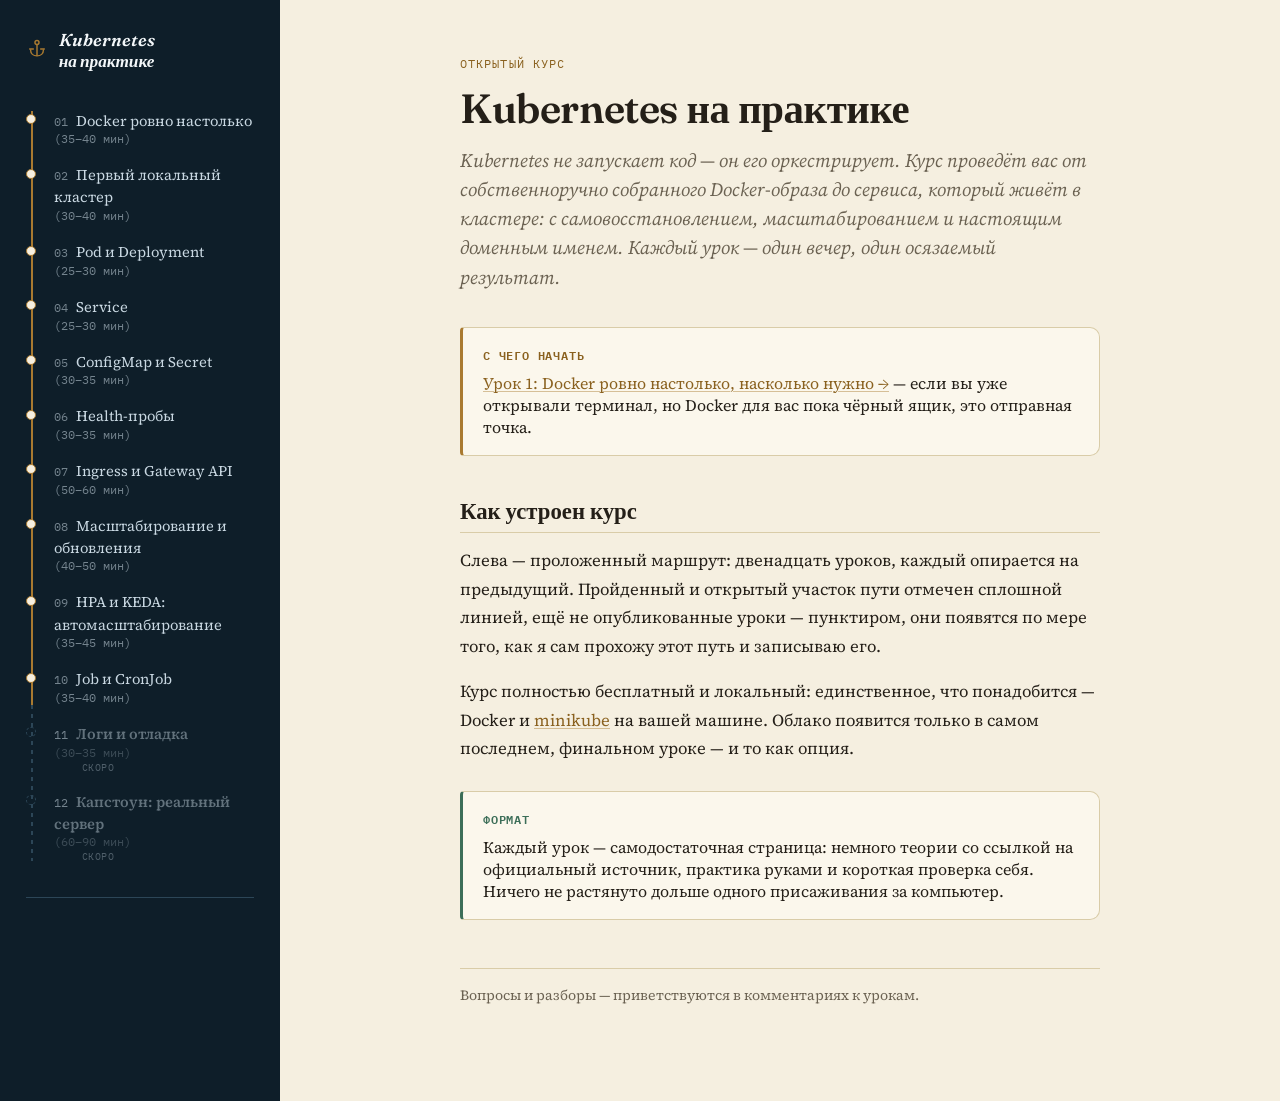
<file: index.html>
<!doctype html>
<html lang="ru">
<head>
<meta charset="utf-8">
<meta name="viewport" content="width=device-width, initial-scale=1">
<title>Kubernetes на практике</title>
<meta name="description" content="Открытый курс: путь от контейнера до работающего в Kubernetes сервиса, короткими практическими уроками.">
<link rel="icon" type="image/x-icon" href="favicon.ico">
<link rel="icon" type="image/png" sizes="32x32" href="assets/favicon-32.png">
<link rel="icon" type="image/png" sizes="16x16" href="assets/favicon-16.png">
<link rel="apple-touch-icon" sizes="180x180" href="assets/favicon-180.png">
<link rel="preconnect" href="https://fonts.googleapis.com">
<link rel="preconnect" href="https://fonts.gstatic.com" crossorigin>
<link href="https://fonts.googleapis.com/css2?family=Fraunces:ital,opsz,wght@0,9..144,500;0,9..144,600;0,9..144,700;1,9..144,500&family=Source+Serif+4:ital,opsz,wght@0,8..60,400;0,8..60,600;1,8..60,400&family=IBM+Plex+Mono:wght@400;500;600&display=swap" rel="stylesheet">
<link rel="stylesheet" href="assets/style.css">
</head>
<body>
<div class="shell">
  <aside class="chart-nav">
    <a class="brand" href="index.html">
      <span class="brand-mark" aria-hidden="true">
        <svg width="22" height="22" viewBox="0 0 24 24" fill="none" stroke="currentColor" stroke-width="1.6" stroke-linecap="round" stroke-linejoin="round"><circle cx="12" cy="5" r="2.2"/><line x1="12" y1="7.2" x2="12" y2="19"/><path d="M5 13c0 4 3 6.5 7 6.5s7-2.5 7-6.5"/><line x1="4" y1="12" x2="8" y2="12"/><line x1="16" y1="12" x2="20" y2="12"/></svg>
      </span>
      <span class="brand-word">
        <span class="brand-title">Kubernetes<br>на практике</span>
      </span>
    </a>

    <details class="route-toggle" open>
      <summary class="route-summary">
        <span>Маршрут курса</span>
        <span class="route-progress" data-route-progress>12 уроков</span>
      </summary>
      <nav id="course-route" data-current="0" data-base="lessons/"></nav>
    </details>

    <div class="ref-section">
      <p class="ref-heading">Справочники</p>
      <nav id="course-references" data-base="reference/"></nav>
    </div>

    <div class="chart-footer">
      <div class="chart-footer-group">
        <span class="chart-footer-label">Сообщество</span>
        <a class="chart-channel" href="https://t.me/python_simple" target="_blank" rel="noopener">
          <img class="chart-channel-avatar" src="assets/pythonsimple.png" alt="">
          <span>Обсуждение · @python_simple</span>
        </a>
      </div>
    </div>
  </aside>

  <main class="page-frame">
    <article class="page">
      <p class="kicker">Открытый курс</p>
      <h1>Kubernetes на практике</h1>
      <p class="lede">Kubernetes не запускает код — он его оркестрирует. Курс проведёт вас от собственноручно собранного Docker-образа до сервиса, который живёт в кластере: с самовосстановлением, масштабированием и настоящим доменным именем. Каждый урок — один вечер, один осязаемый результат.</p>

      <div class="callout">
        <span class="callout-label">С чего начать</span>
        <a href="lessons/0001-docker-just-enough.html">Урок 1: Docker ровно настолько, насколько нужно →</a> — если вы уже открывали терминал, но Docker для вас пока чёрный ящик, это отправная точка.
      </div>

      <h2>Как устроен курс</h2>
      <p>Слева — проложенный маршрут: двенадцать уроков, каждый опирается на предыдущий. Пройденный и открытый участок пути отмечен сплошной линией, ещё не опубликованные уроки — пунктиром, они появятся по мере того, как я сам прохожу этот путь и записываю его.</p>
      <p>Курс полностью бесплатный и локальный: единственное, что понадобится — Docker и <a href="https://minikube.sigs.k8s.io/docs/start/" target="_blank" rel="noopener">minikube</a> на вашей машине. Облако появится только в самом последнем, финальном уроке — и то как опция.</p>

      <div class="callout win">
        <span class="callout-label">Формат</span>
        Каждый урок — самодостаточная страница: немного теории со ссылкой на официальный источник, практика руками и короткая проверка себя. Ничего не растянуто дольше одного присаживания за компьютер.
      </div>

      <footer class="sources">
        Вопросы и разборы — приветствуются в комментариях к урокам.
      </footer>
    </article>
  </main>
</div>
<script src="assets/nav.js"></script>
</body>
</html>
</file>
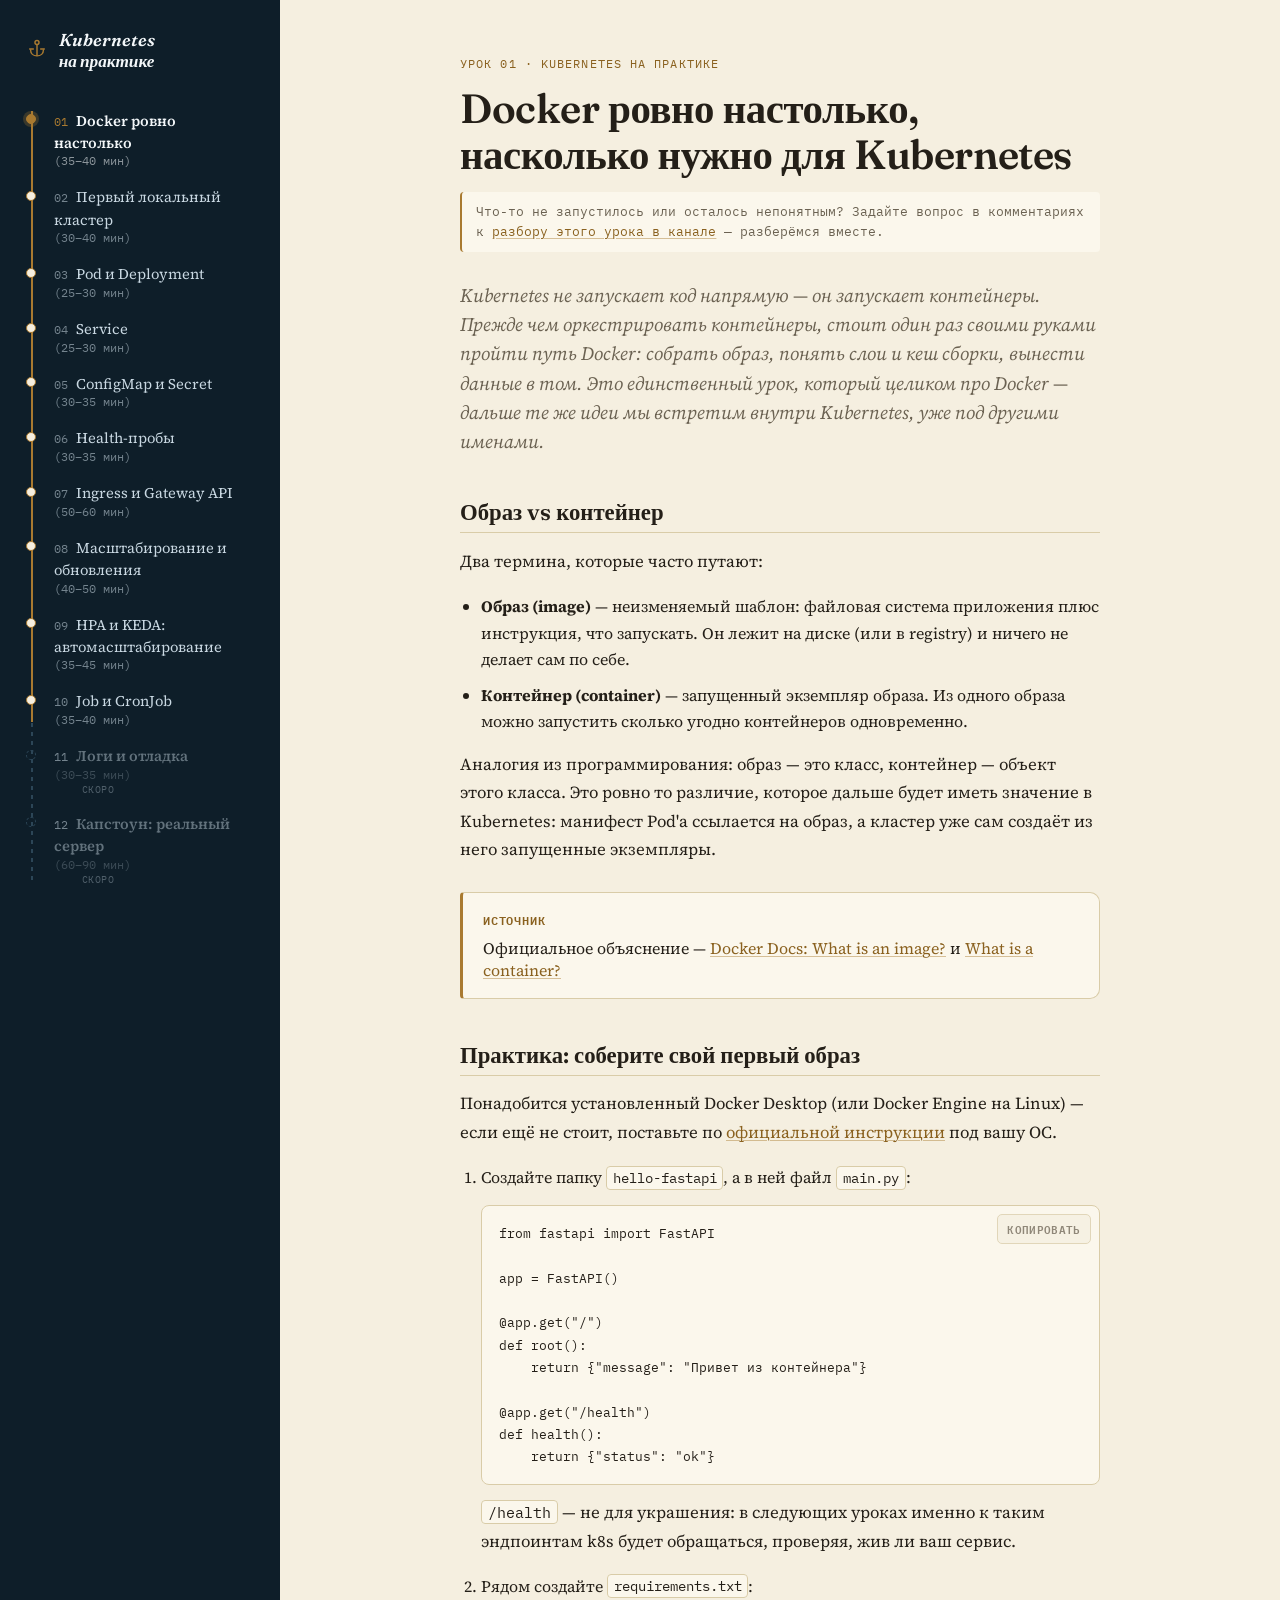
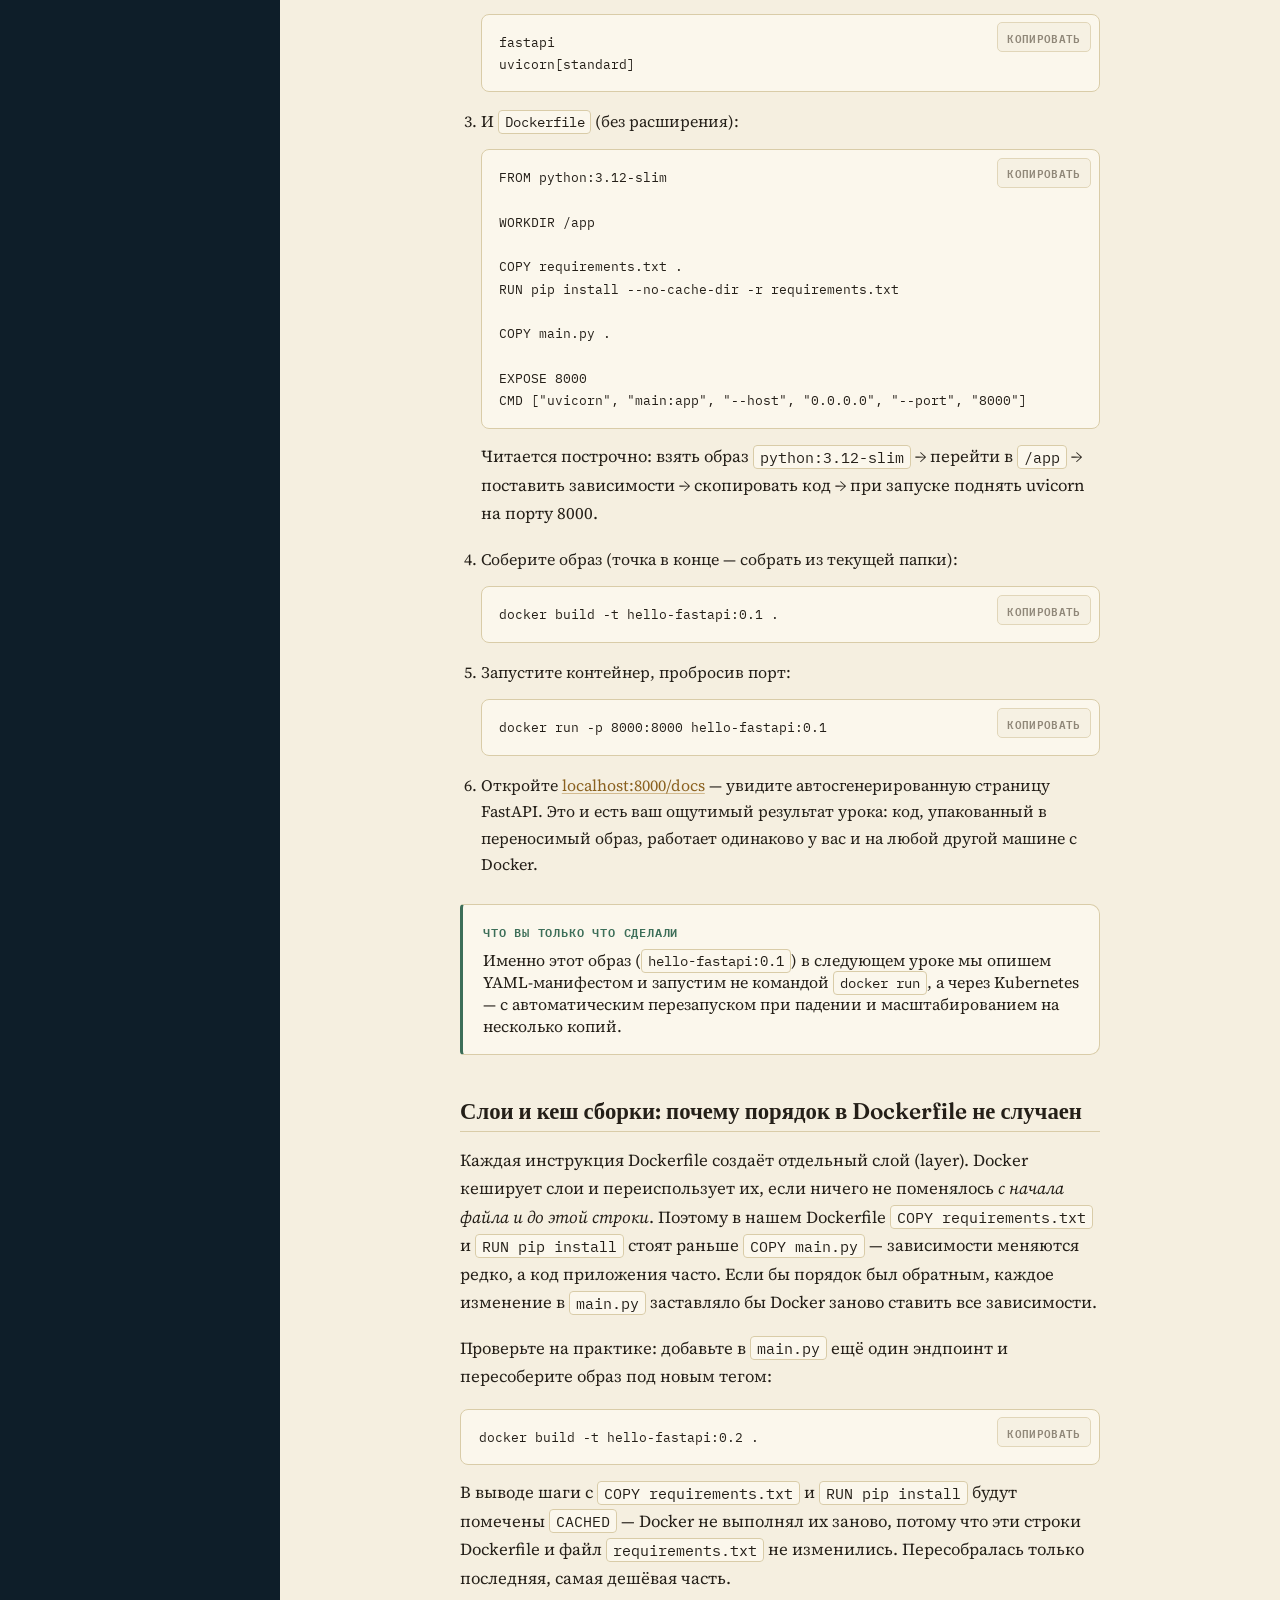
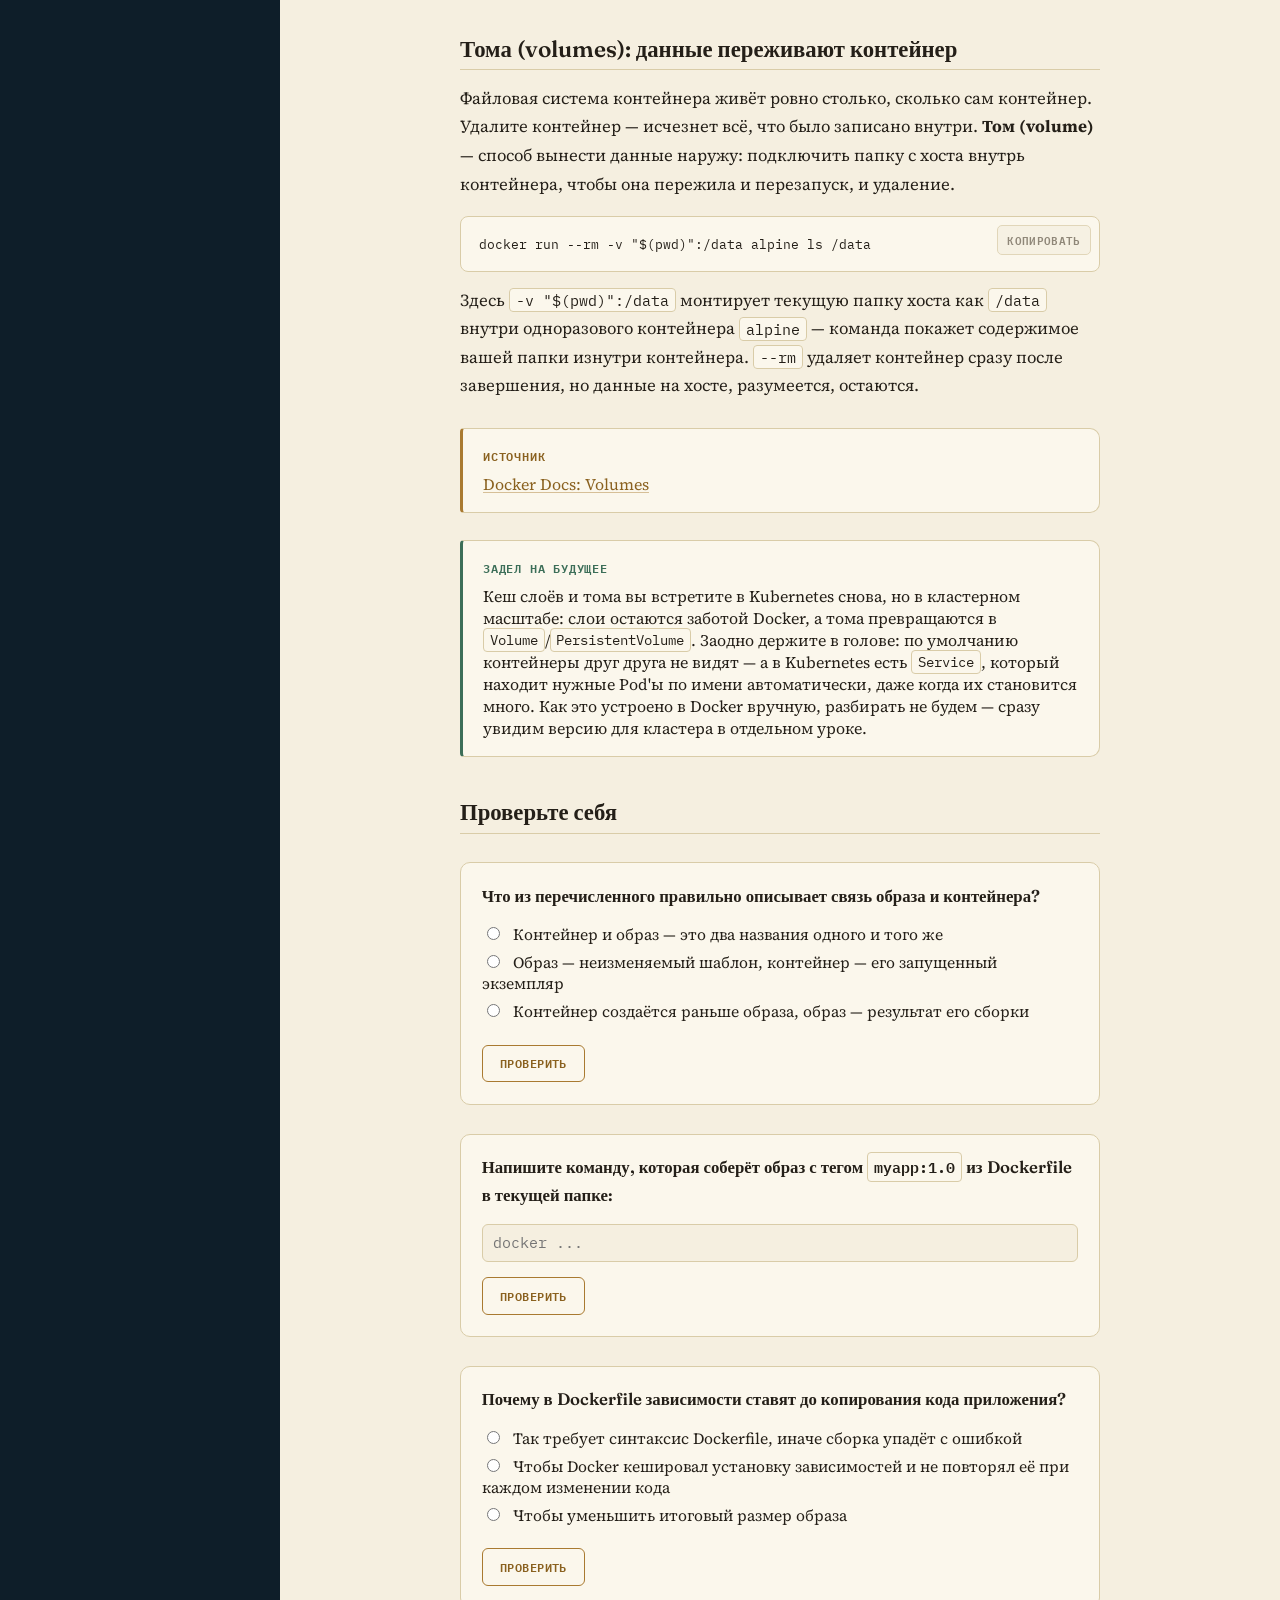
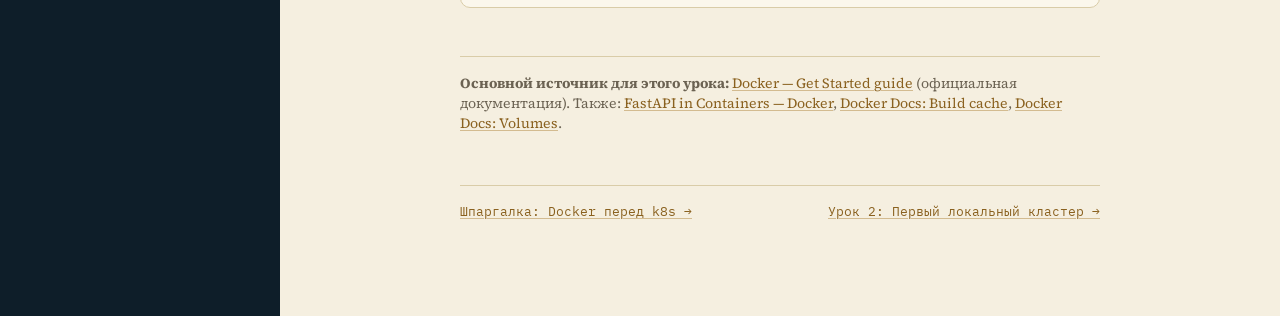
<file: lessons/0001-docker-just-enough.html>
<!doctype html>
<html lang="ru">
<head>
<meta charset="utf-8">
<meta name="viewport" content="width=device-width, initial-scale=1">
<title>Урок 1 · Docker ровно настолько, насколько нужно для Kubernetes</title>
<meta name="description" content="Образ vs контейнер, Dockerfile, слои и кеш сборки, тома — Docker, необходимый перед входом в Kubernetes, на примере своего образа FastAPI-сервиса.">
<link rel="icon" type="image/x-icon" href="../favicon.ico">
<link rel="icon" type="image/png" sizes="32x32" href="../assets/favicon-32.png">
<link rel="icon" type="image/png" sizes="16x16" href="../assets/favicon-16.png">
<link rel="apple-touch-icon" sizes="180x180" href="../assets/favicon-180.png">
<link rel="preconnect" href="https://fonts.googleapis.com">
<link rel="preconnect" href="https://fonts.gstatic.com" crossorigin>
<link href="https://fonts.googleapis.com/css2?family=Fraunces:ital,opsz,wght@0,9..144,500;0,9..144,600;0,9..144,700;1,9..144,500&family=Source+Serif+4:ital,opsz,wght@0,8..60,400;0,8..60,600;1,8..60,400&family=IBM+Plex+Mono:wght@400;500;600&display=swap" rel="stylesheet">
<link rel="stylesheet" href="../assets/style.css">
</head>
<body>
<div class="shell">
  <aside class="chart-nav">
    <a class="brand" href="../index.html">
      <span class="brand-mark" aria-hidden="true">
        <svg width="22" height="22" viewBox="0 0 24 24" fill="none" stroke="currentColor" stroke-width="1.6" stroke-linecap="round" stroke-linejoin="round"><circle cx="12" cy="5" r="2.2"/><line x1="12" y1="7.2" x2="12" y2="19"/><path d="M5 13c0 4 3 6.5 7 6.5s7-2.5 7-6.5"/><line x1="4" y1="12" x2="8" y2="12"/><line x1="16" y1="12" x2="20" y2="12"/></svg>
      </span>
      <span class="brand-word">
        <span class="brand-title">Kubernetes<br>на практике</span>
      </span>
    </a>

    <details class="route-toggle" open>
      <summary class="route-summary">
        <span>Маршрут курса</span>
        <span class="route-progress" data-route-progress>1 / 10</span>
      </summary>
      <nav id="course-route" data-current="1" data-base=""></nav>
    </details>

    <div class="ref-section">
      <p class="ref-heading">Справочники</p>
      <nav id="course-references" data-base="../reference/"></nav>
    </div>

    <div class="chart-footer">
      <div class="chart-footer-group">
        <span class="chart-footer-label">Сообщество</span>
        <a class="chart-channel" href="https://t.me/python_simple" target="_blank" rel="noopener">
          <img class="chart-channel-avatar" src="../assets/pythonsimple.png" alt="">
          <span>Обсуждение · @python_simple</span>
        </a>
      </div>
    </div>
  </aside>

  <main class="page-frame">
    <article class="page">
      <p class="kicker">Урок 01 · Kubernetes на практике</p>
      <h1>Docker ровно настолько, насколько нужно для Kubernetes</h1>
      <p class="lesson-help">Что-то не запустилось или осталось непонятным? Задайте вопрос в комментариях к <a href="https://t.me/python_simple/344" target="_blank" rel="noopener">разбору этого урока в канале</a> — разберёмся вместе.</p>
      <p class="lede">Kubernetes не запускает код напрямую — он запускает <em>контейнеры</em>. Прежде чем оркестрировать контейнеры, стоит один раз своими руками пройти путь Docker: собрать образ, понять слои и кеш сборки, вынести данные в том. Это единственный урок, который целиком про Docker — дальше те же идеи мы встретим внутри Kubernetes, уже под другими именами.</p>

      <h2>Образ vs контейнер</h2>
      <p>Два термина, которые часто путают:</p>
      <ul>
        <li><strong>Образ (image)</strong> — неизменяемый шаблон: файловая система приложения плюс инструкция, что запускать. Он лежит на диске (или в registry) и ничего не делает сам по себе.</li>
        <li><strong>Контейнер (container)</strong> — запущенный экземпляр образа. Из одного образа можно запустить сколько угодно контейнеров одновременно.</li>
      </ul>
      <p>Аналогия из программирования: образ — это класс, контейнер — объект этого класса. Это ровно то различие, которое дальше будет иметь значение в Kubernetes: манифест Pod'а ссылается на образ, а кластер уже сам создаёт из него запущенные экземпляры.</p>

      <div class="callout">
        <span class="callout-label">Источник</span>
        Официальное объяснение — <a href="https://docs.docker.com/get-started/docker-concepts/the-basics/what-is-an-image/" target="_blank" rel="noopener">Docker Docs: What is an image?</a> и <a href="https://docs.docker.com/get-started/docker-concepts/the-basics/what-is-a-container/" target="_blank" rel="noopener">What is a container?</a>
      </div>

      <h2>Практика: соберите свой первый образ</h2>
      <p>Понадобится установленный Docker Desktop (или Docker Engine на Linux) — если ещё не стоит, поставьте по <a href="https://docs.docker.com/get-started/get-docker/" target="_blank" rel="noopener">официальной инструкции</a> под вашу ОС.</p>

      <ol class="steps">
        <li>
          Создайте папку <code>hello-fastapi</code>, а в ней файл <code>main.py</code>:
          <pre><code>from fastapi import FastAPI

app = FastAPI()

@app.get("/")
def root():
    return {"message": "Привет из контейнера"}

@app.get("/health")
def health():
    return {"status": "ok"}</code></pre>
          <p><code>/health</code> — не для украшения: в следующих уроках именно к таким эндпоинтам k8s будет обращаться, проверяя, жив ли ваш сервис.</p>
        </li>
        <li>
          Рядом создайте <code>requirements.txt</code>:
          <pre><code>fastapi
uvicorn[standard]</code></pre>
        </li>
        <li>
          И <code>Dockerfile</code> (без расширения):
          <pre><code>FROM python:3.12-slim

WORKDIR /app

COPY requirements.txt .
RUN pip install --no-cache-dir -r requirements.txt

COPY main.py .

EXPOSE 8000
CMD ["uvicorn", "main:app", "--host", "0.0.0.0", "--port", "8000"]</code></pre>
          <p>Читается построчно: взять образ <code>python:3.12-slim</code> → перейти в <code>/app</code> → поставить зависимости → скопировать код → при запуске поднять uvicorn на порту 8000.</p>
        </li>
        <li>
          Соберите образ (точка в конце — собрать из текущей папки):
          <pre><code>docker build -t hello-fastapi:0.1 .</code></pre>
        </li>
        <li>
          Запустите контейнер, пробросив порт:
          <pre><code>docker run -p 8000:8000 hello-fastapi:0.1</code></pre>
        </li>
        <li>
          Откройте <a href="http://localhost:8000/docs" target="_blank" rel="noopener">localhost:8000/docs</a> — увидите автосгенерированную страницу FastAPI. Это и есть ваш ощутимый результат урока: код, упакованный в переносимый образ, работает одинаково у вас и на любой другой машине с Docker.
        </li>
      </ol>

      <div class="callout win">
        <span class="callout-label">Что вы только что сделали</span>
        Именно этот образ (<code>hello-fastapi:0.1</code>) в следующем уроке мы опишем YAML-манифестом и запустим не командой <code>docker run</code>, а через Kubernetes — с автоматическим перезапуском при падении и масштабированием на несколько копий.
      </div>

      <h2>Слои и кеш сборки: почему порядок в Dockerfile не случаен</h2>
      <p>Каждая инструкция Dockerfile создаёт отдельный слой (layer). Docker кеширует слои и переиспользует их, если ничего не поменялось <em>с начала файла и до этой строки</em>. Поэтому в нашем Dockerfile <code>COPY requirements.txt</code> и <code>RUN pip install</code> стоят раньше <code>COPY main.py</code> — зависимости меняются редко, а код приложения часто. Если бы порядок был обратным, каждое изменение в <code>main.py</code> заставляло бы Docker заново ставить все зависимости.</p>
      <p>Проверьте на практике: добавьте в <code>main.py</code> ещё один эндпоинт и пересоберите образ под новым тегом:</p>
      <pre><code>docker build -t hello-fastapi:0.2 .</code></pre>
      <p>В выводе шаги с <code>COPY requirements.txt</code> и <code>RUN pip install</code> будут помечены <code>CACHED</code> — Docker не выполнял их заново, потому что эти строки Dockerfile и файл <code>requirements.txt</code> не изменились. Пересобралась только последняя, самая дешёвая часть.</p>

      <h2>Тома (volumes): данные переживают контейнер</h2>
      <p>Файловая система контейнера живёт ровно столько, сколько сам контейнер. Удалите контейнер — исчезнет всё, что было записано внутри. <strong>Том (volume)</strong> — способ вынести данные наружу: подключить папку с хоста внутрь контейнера, чтобы она пережила и перезапуск, и удаление.</p>
      <pre><code>docker run --rm -v "$(pwd)":/data alpine ls /data</code></pre>
      <p>Здесь <code>-v "$(pwd)":/data</code> монтирует текущую папку хоста как <code>/data</code> внутри одноразового контейнера <code>alpine</code> — команда покажет содержимое вашей папки изнутри контейнера. <code>--rm</code> удаляет контейнер сразу после завершения, но данные на хосте, разумеется, остаются.</p>

      <div class="callout">
        <span class="callout-label">Источник</span>
        <a href="https://docs.docker.com/engine/storage/volumes/" target="_blank" rel="noopener">Docker Docs: Volumes</a>
      </div>

      <div class="callout win">
        <span class="callout-label">Задел на будущее</span>
        Кеш слоёв и тома вы встретите в Kubernetes снова, но в кластерном масштабе: слои остаются заботой Docker, а тома превращаются в <code>Volume</code>/<code>PersistentVolume</code>. Заодно держите в голове: по умолчанию контейнеры друг друга не видят — а в Kubernetes есть <code>Service</code>, который находит нужные Pod'ы по имени автоматически, даже когда их становится много. Как это устроено в Docker вручную, разбирать не будем — сразу увидим версию для кластера в отдельном уроке.
      </div>

      <h2>Проверьте себя</h2>

      <div class="quiz" data-quiz="mc">
        <p class="quiz-question">Что из перечисленного правильно описывает связь образа и контейнера?</p>
        <label class="quiz-option"><input type="radio" name="q1" value="a"> Контейнер и образ — это два названия одного и того же</label>
        <label class="quiz-option"><input type="radio" name="q1" value="b" data-correct="true"> Образ — неизменяемый шаблон, контейнер — его запущенный экземпляр</label>
        <label class="quiz-option"><input type="radio" name="q1" value="c"> Контейнер создаётся раньше образа, образ — результат его сборки</label>
        <button class="quiz-check">Проверить</button>
        <p class="quiz-feedback" hidden></p>
      </div>

      <div class="quiz quiz-recall" data-quiz="recall" data-answer="docker build -t myapp:1.0 .">
        <p class="quiz-question">Напишите команду, которая соберёт образ с тегом <code>myapp:1.0</code> из Dockerfile в текущей папке:</p>
        <input type="text" class="quiz-input" placeholder="docker ...">
        <button class="quiz-check">Проверить</button>
        <p class="quiz-feedback" hidden></p>
      </div>

      <div class="quiz" data-quiz="mc">
        <p class="quiz-question">Почему в Dockerfile зависимости ставят до копирования кода приложения?</p>
        <label class="quiz-option"><input type="radio" name="q3" value="a"> Так требует синтаксис Dockerfile, иначе сборка упадёт с ошибкой</label>
        <label class="quiz-option"><input type="radio" name="q3" value="b" data-correct="true"> Чтобы Docker кешировал установку зависимостей и не повторял её при каждом изменении кода</label>
        <label class="quiz-option"><input type="radio" name="q3" value="c"> Чтобы уменьшить итоговый размер образа</label>
        <button class="quiz-check">Проверить</button>
        <p class="quiz-feedback" hidden></p>
      </div>

      <footer class="sources">
        <strong>Основной источник для этого урока:</strong> <a href="https://docs.docker.com/get-started/" target="_blank" rel="noopener">Docker — Get Started guide</a> (официальная документация). Также: <a href="https://fastapi.tiangolo.com/deployment/docker/" target="_blank" rel="noopener">FastAPI in Containers — Docker</a>, <a href="https://docs.docker.com/build/cache/" target="_blank" rel="noopener">Docker Docs: Build cache</a>, <a href="https://docs.docker.com/engine/storage/volumes/" target="_blank" rel="noopener">Docker Docs: Volumes</a>.
      </footer>

      <nav class="lesson-nav">
        <span><a href="../reference/docker-cheatsheet.html">Шпаргалка: Docker перед k8s →</a></span>
        <span><a href="../lessons/0002-minikube-cluster.html">Урок 2: Первый локальный кластер →</a></span>
      </nav>
    </article>
  </main>
</div>
<script src="../assets/nav.js"></script>
<script src="../assets/quiz.js"></script>
<script src="../assets/copy.js"></script>
</body>
</html>
</file>
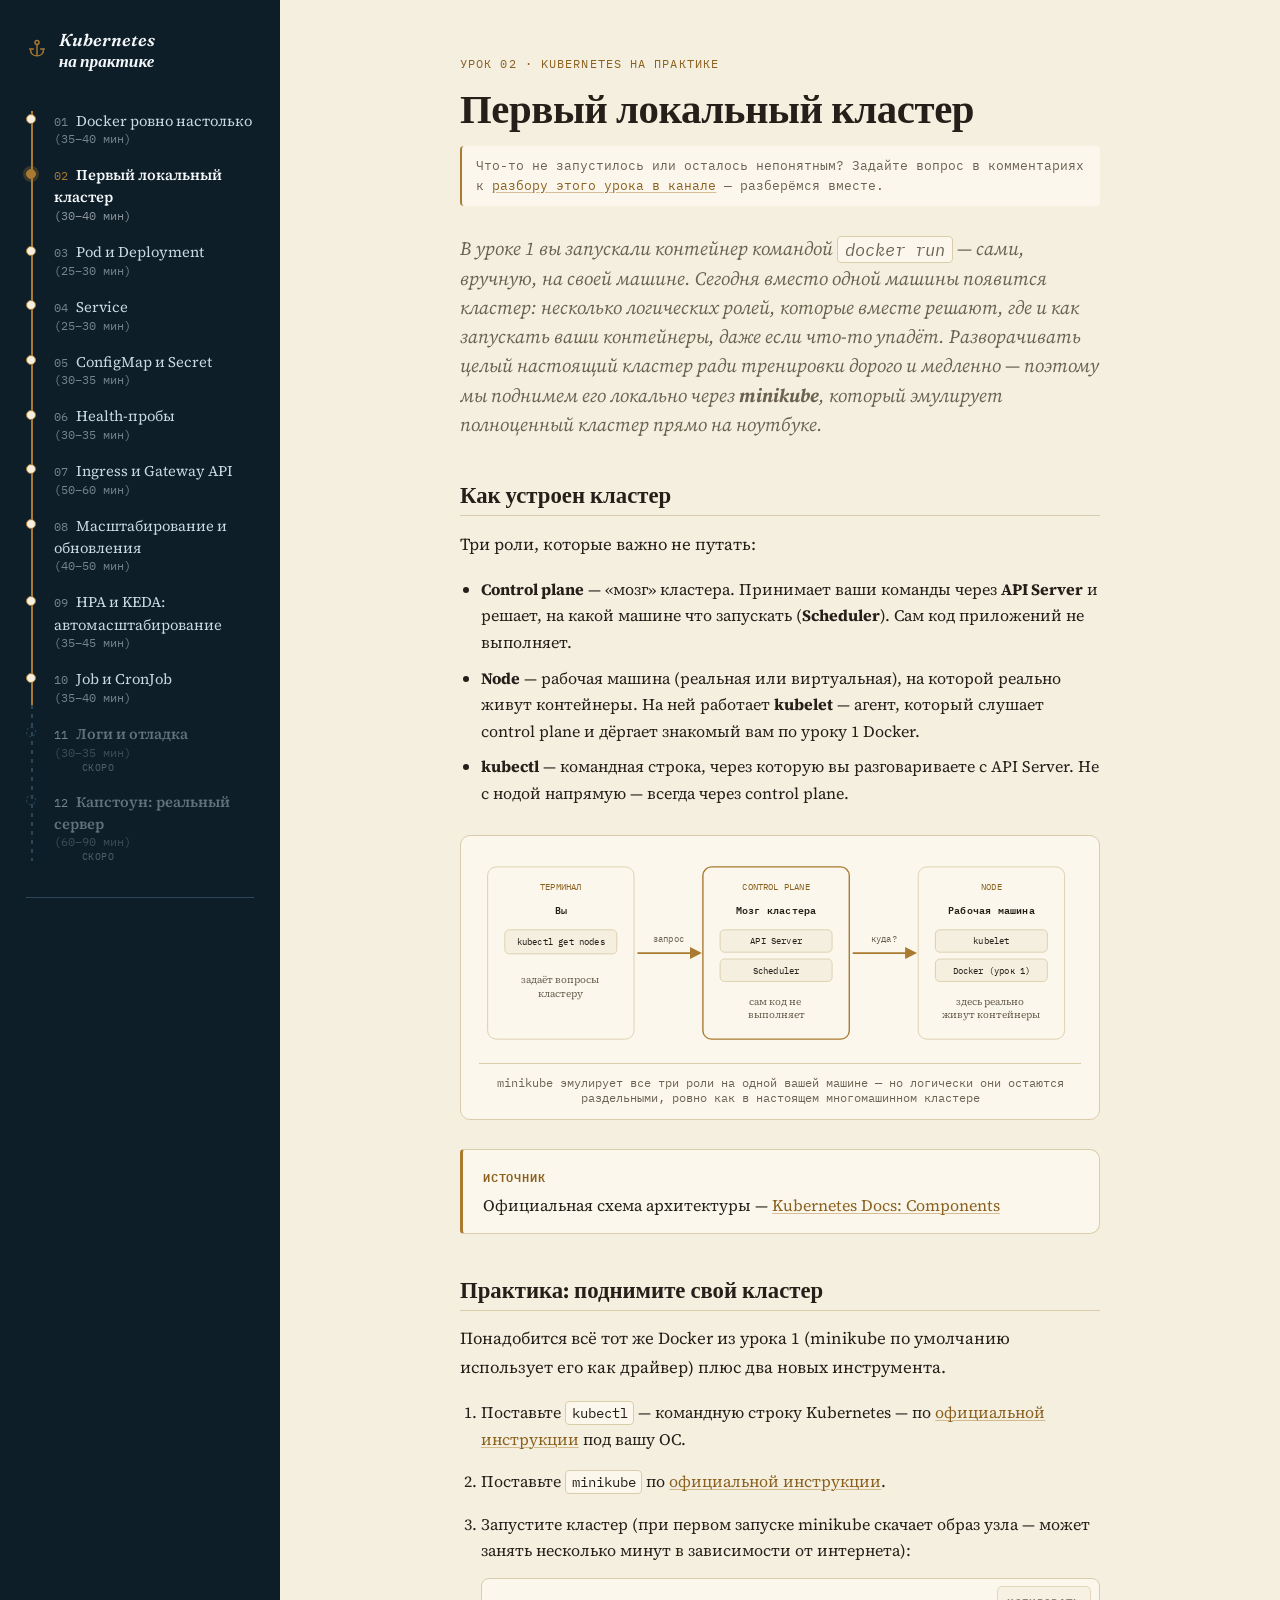
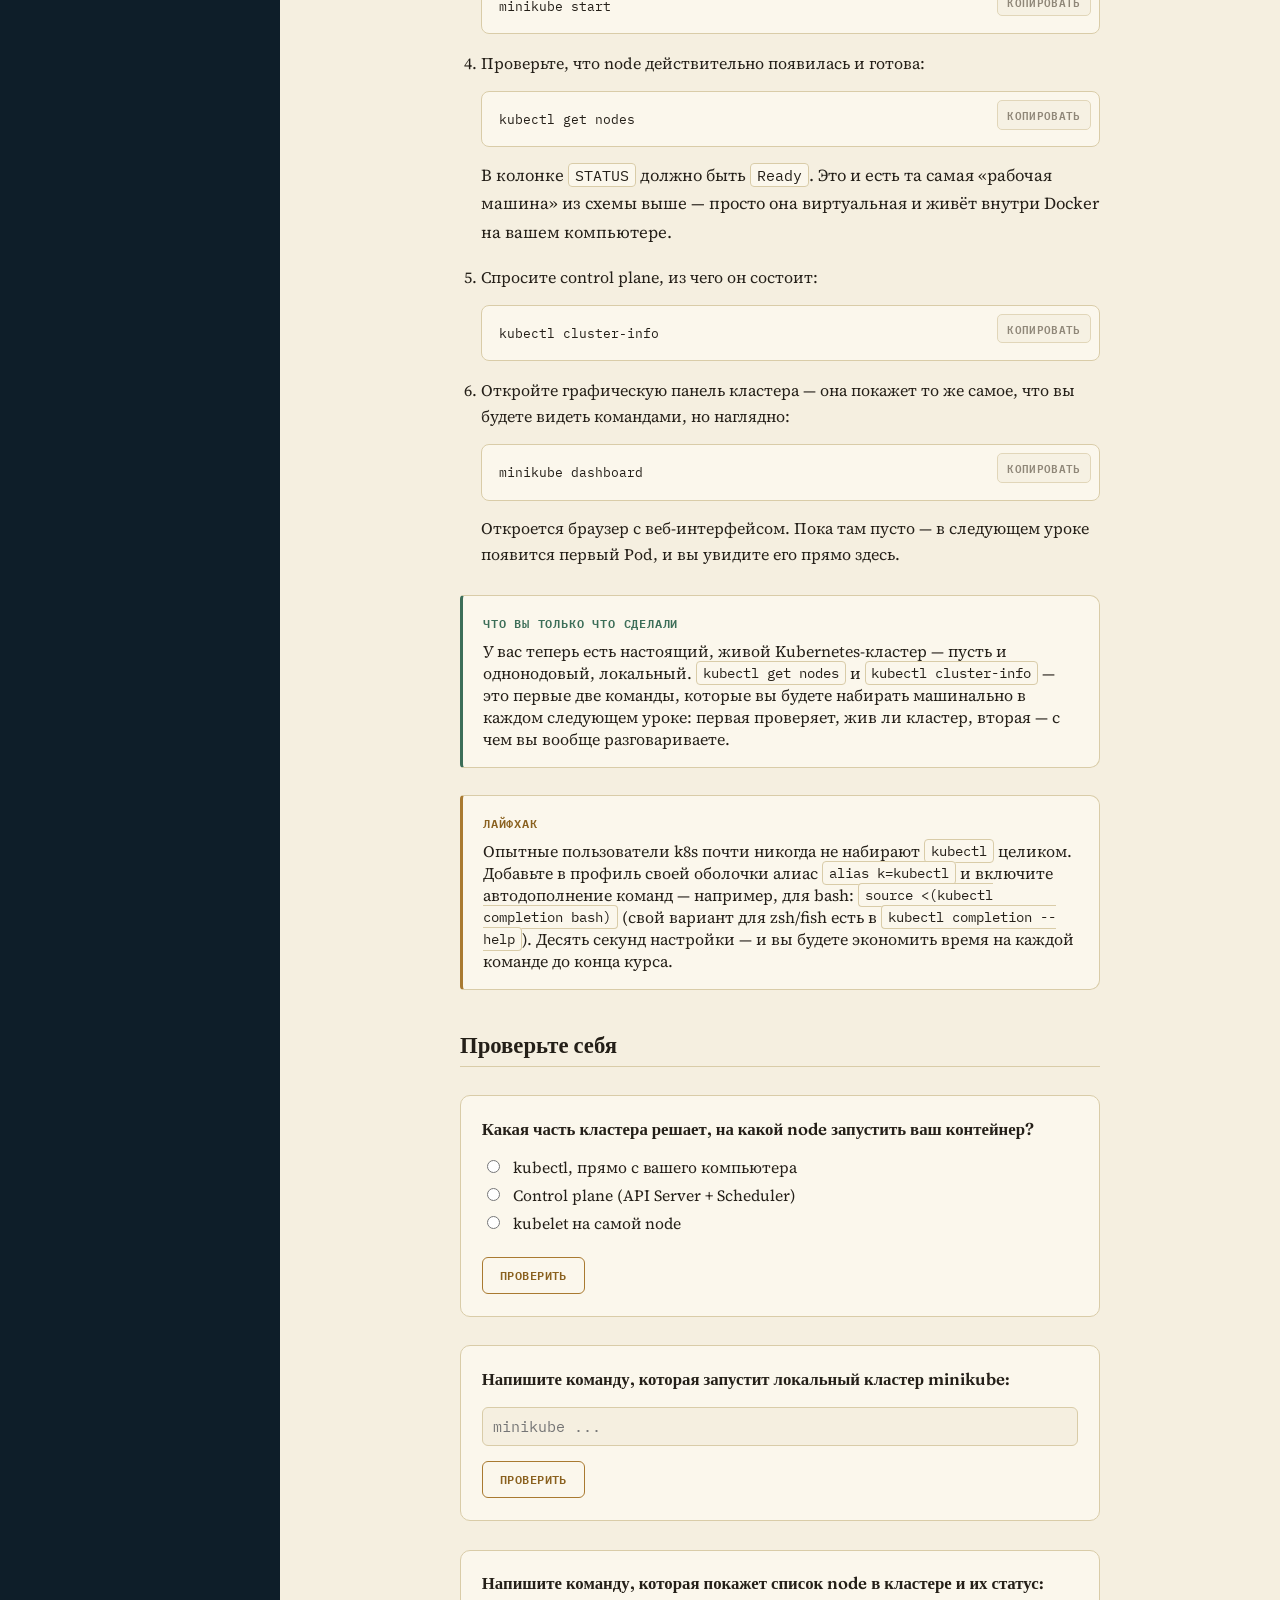
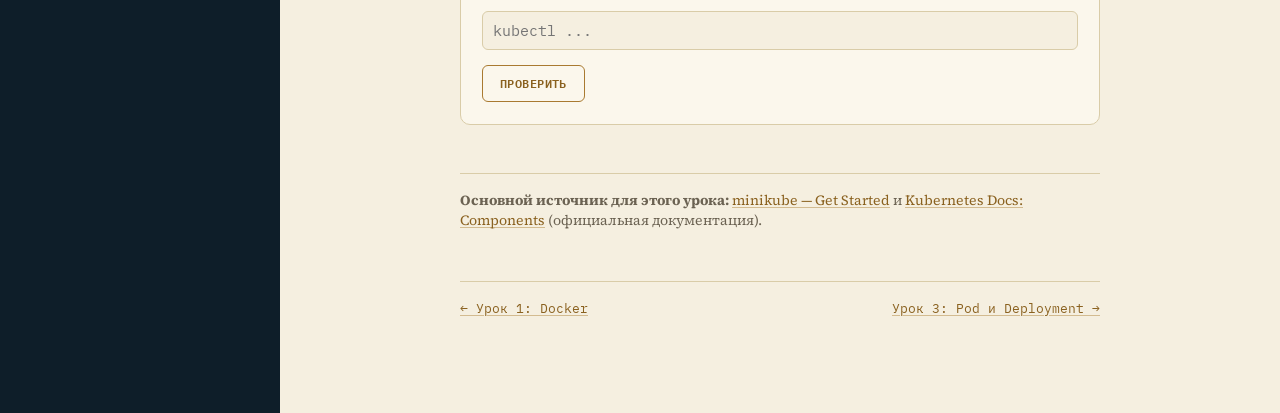
<file: lessons/0002-minikube-cluster.html>
<!doctype html>
<html lang="ru">
<head>
<meta charset="utf-8">
<meta name="viewport" content="width=device-width, initial-scale=1">
<title>Урок 2 · Первый локальный кластер</title>
<meta name="description" content="Поднимаем свой первый Kubernetes-кластер через minikube: control plane, node, kubectl, панель управления — и как устроен кластер изнутри.">
<link rel="icon" type="image/x-icon" href="../favicon.ico">
<link rel="icon" type="image/png" sizes="32x32" href="../assets/favicon-32.png">
<link rel="icon" type="image/png" sizes="16x16" href="../assets/favicon-16.png">
<link rel="apple-touch-icon" sizes="180x180" href="../assets/favicon-180.png">
<link rel="preconnect" href="https://fonts.googleapis.com">
<link rel="preconnect" href="https://fonts.gstatic.com" crossorigin>
<link href="https://fonts.googleapis.com/css2?family=Fraunces:ital,opsz,wght@0,9..144,500;0,9..144,600;0,9..144,700;1,9..144,500&family=Source+Serif+4:ital,opsz,wght@0,8..60,400;0,8..60,600;1,8..60,400&family=IBM+Plex+Mono:wght@400;500;600&display=swap" rel="stylesheet">
<link rel="stylesheet" href="../assets/style.css">
</head>
<body>
<div class="shell">
  <aside class="chart-nav">
    <a class="brand" href="../index.html">
      <span class="brand-mark" aria-hidden="true">
        <svg width="22" height="22" viewBox="0 0 24 24" fill="none" stroke="currentColor" stroke-width="1.6" stroke-linecap="round" stroke-linejoin="round"><circle cx="12" cy="5" r="2.2"/><line x1="12" y1="7.2" x2="12" y2="19"/><path d="M5 13c0 4 3 6.5 7 6.5s7-2.5 7-6.5"/><line x1="4" y1="12" x2="8" y2="12"/><line x1="16" y1="12" x2="20" y2="12"/></svg>
      </span>
      <span class="brand-word">
        <span class="brand-title">Kubernetes<br>на практике</span>
      </span>
    </a>

    <details class="route-toggle" open>
      <summary class="route-summary">
        <span>Маршрут курса</span>
        <span class="route-progress" data-route-progress>2 / 10</span>
      </summary>
      <nav id="course-route" data-current="2" data-base=""></nav>
    </details>

    <div class="ref-section">
      <p class="ref-heading">Справочники</p>
      <nav id="course-references" data-base="../reference/"></nav>
    </div>

    <div class="chart-footer">
      <div class="chart-footer-group">
        <span class="chart-footer-label">Сообщество</span>
        <a class="chart-channel" href="https://t.me/python_simple" target="_blank" rel="noopener">
          <img class="chart-channel-avatar" src="../assets/pythonsimple.png" alt="">
          <span>Обсуждение · @python_simple</span>
        </a>
      </div>
    </div>
  </aside>

  <main class="page-frame">
    <article class="page">
      <p class="kicker">Урок 02 · Kubernetes на практике</p>
      <h1>Первый локальный кластер</h1>
      <p class="lesson-help">Что-то не запустилось или осталось непонятным? Задайте вопрос в комментариях к <a href="https://t.me/python_simple/345" target="_blank" rel="noopener">разбору этого урока в канале</a> — разберёмся вместе.</p>
      <p class="lede">В уроке 1 вы запускали контейнер командой <code>docker run</code> — сами, вручную, на своей машине. Сегодня вместо одной машины появится <em>кластер</em>: несколько логических ролей, которые вместе решают, где и как запускать ваши контейнеры, даже если что-то упадёт. Разворачивать целый настоящий кластер ради тренировки дорого и медленно — поэтому мы поднимем его локально через <strong>minikube</strong>, который эмулирует полноценный кластер прямо на ноутбуке.</p>

      <h2>Как устроен кластер</h2>
      <p>Три роли, которые важно не путать:</p>
      <ul>
        <li><strong>Control plane</strong> — «мозг» кластера. Принимает ваши команды через <strong>API Server</strong> и решает, на какой машине что запускать (<strong>Scheduler</strong>). Сам код приложений не выполняет.</li>
        <li><strong>Node</strong> — рабочая машина (реальная или виртуальная), на которой реально живут контейнеры. На ней работает <strong>kubelet</strong> — агент, который слушает control plane и дёргает знакомый вам по уроку 1 Docker.</li>
        <li><strong>kubectl</strong> — командная строка, через которую вы разговариваете с API Server. Не с нодой напрямую — всегда через control plane.</li>
      </ul>

      <figure class="diagram-figure">
        <svg viewBox="0 0 700 230" role="img" aria-labelledby="cluster-diagram-title" xmlns="http://www.w3.org/2000/svg">
          <title id="cluster-diagram-title">Схема: kubectl отправляет запрос в control plane, control plane решает, на какой node запустить контейнер</title>
          <defs>
            <marker id="arrow" viewBox="0 0 10 10" refX="8" refY="5" markerWidth="7" markerHeight="7" orient="auto-start-reverse">
              <path d="M0,0 L10,5 L0,10 z" fill="var(--brass)"></path>
            </marker>
          </defs>

          <rect x="10" y="15" width="170" height="200" rx="10" fill="var(--paper-card)" stroke="var(--paper-line)"></rect>
          <text x="95" y="42" text-anchor="middle" class="diagram-note" fill="var(--brass-strong)">ТЕРМИНАЛ</text>
          <text x="95" y="70" text-anchor="middle" class="diagram-title" fill="var(--text)">Вы</text>
          <rect x="30" y="88" width="130" height="28" rx="5" fill="var(--paper)" stroke="var(--paper-line)"></rect>
          <text x="95" y="106" text-anchor="middle" class="diagram-note" fill="var(--text)">kubectl get nodes</text>
          <text x="95" y="150" text-anchor="middle" class="diagram-sub" fill="var(--text-muted)">
            <tspan x="95" dy="0">задаёт вопросы</tspan>
            <tspan x="95" dy="16">кластеру</tspan>
          </text>

          <line x1="184" y1="115" x2="256" y2="115" stroke="var(--brass)" stroke-width="2" marker-end="url(#arrow)"></line>
          <text x="220" y="102" text-anchor="middle" class="diagram-note" fill="var(--text-muted)">запрос</text>

          <rect x="260" y="15" width="170" height="200" rx="10" fill="var(--paper-card)" stroke="var(--brass)" stroke-width="1.6"></rect>
          <text x="345" y="42" text-anchor="middle" class="diagram-note" fill="var(--brass-strong)">CONTROL PLANE</text>
          <text x="345" y="70" text-anchor="middle" class="diagram-title" fill="var(--text)">Мозг кластера</text>
          <rect x="280" y="88" width="130" height="26" rx="5" fill="var(--paper)" stroke="var(--paper-line)"></rect>
          <text x="345" y="105" text-anchor="middle" class="diagram-note" fill="var(--text)">API Server</text>
          <rect x="280" y="122" width="130" height="26" rx="5" fill="var(--paper)" stroke="var(--paper-line)"></rect>
          <text x="345" y="139" text-anchor="middle" class="diagram-note" fill="var(--text)">Scheduler</text>
          <text x="345" y="175" text-anchor="middle" class="diagram-sub" fill="var(--text-muted)">
            <tspan x="345" dy="0">сам код не</tspan>
            <tspan x="345" dy="16">выполняет</tspan>
          </text>

          <line x1="434" y1="115" x2="506" y2="115" stroke="var(--brass)" stroke-width="2" marker-end="url(#arrow)"></line>
          <text x="470" y="102" text-anchor="middle" class="diagram-note" fill="var(--text-muted)">куда?</text>

          <rect x="510" y="15" width="170" height="200" rx="10" fill="var(--paper-card)" stroke="var(--paper-line)"></rect>
          <text x="595" y="42" text-anchor="middle" class="diagram-note" fill="var(--brass-strong)">NODE</text>
          <text x="595" y="70" text-anchor="middle" class="diagram-title" fill="var(--text)">Рабочая машина</text>
          <rect x="530" y="88" width="130" height="26" rx="5" fill="var(--paper)" stroke="var(--paper-line)"></rect>
          <text x="595" y="105" text-anchor="middle" class="diagram-note" fill="var(--text)">kubelet</text>
          <rect x="530" y="122" width="130" height="26" rx="5" fill="var(--paper)" stroke="var(--paper-line)"></rect>
          <text x="595" y="139" text-anchor="middle" class="diagram-note" fill="var(--text)">Docker (урок 1)</text>
          <text x="595" y="175" text-anchor="middle" class="diagram-sub" fill="var(--text-muted)">
            <tspan x="595" dy="0">здесь реально</tspan>
            <tspan x="595" dy="16">живут контейнеры</tspan>
          </text>
        </svg>
        <figcaption>minikube эмулирует все три роли на одной вашей машине — но логически они остаются раздельными, ровно как в настоящем многомашинном кластере</figcaption>
      </figure>

      <div class="callout">
        <span class="callout-label">Источник</span>
        Официальная схема архитектуры — <a href="https://kubernetes.io/docs/concepts/overview/components/" target="_blank" rel="noopener">Kubernetes Docs: Components</a>
      </div>

      <h2>Практика: поднимите свой кластер</h2>
      <p>Понадобится всё тот же Docker из урока 1 (minikube по умолчанию использует его как драйвер) плюс два новых инструмента.</p>

      <ol class="steps">
        <li>
          Поставьте <code>kubectl</code> — командную строку Kubernetes — по <a href="https://kubernetes.io/docs/tasks/tools/#kubectl" target="_blank" rel="noopener">официальной инструкции</a> под вашу ОС.
        </li>
        <li>
          Поставьте <code>minikube</code> по <a href="https://minikube.sigs.k8s.io/docs/start/" target="_blank" rel="noopener">официальной инструкции</a>.
        </li>
        <li>
          Запустите кластер (при первом запуске minikube скачает образ узла — может занять несколько минут в зависимости от интернета):
          <pre><code>minikube start</code></pre>
        </li>
        <li>
          Проверьте, что node действительно появилась и готова:
          <pre><code>kubectl get nodes</code></pre>
          <p>В колонке <code>STATUS</code> должно быть <code>Ready</code>. Это и есть та самая «рабочая машина» из схемы выше — просто она виртуальная и живёт внутри Docker на вашем компьютере.</p>
        </li>
        <li>
          Спросите control plane, из чего он состоит:
          <pre><code>kubectl cluster-info</code></pre>
        </li>
        <li>
          Откройте графическую панель кластера — она покажет то же самое, что вы будете видеть командами, но наглядно:
          <pre><code>minikube dashboard</code></pre>
          Откроется браузер с веб-интерфейсом. Пока там пусто — в следующем уроке появится первый Pod, и вы увидите его прямо здесь.
        </li>
      </ol>

      <div class="callout win">
        <span class="callout-label">Что вы только что сделали</span>
        У вас теперь есть настоящий, живой Kubernetes-кластер — пусть и однонодовый, локальный. <code>kubectl get nodes</code> и <code>kubectl cluster-info</code> — это первые две команды, которые вы будете набирать машинально в каждом следующем уроке: первая проверяет, жив ли кластер, вторая — с чем вы вообще разговариваете.
      </div>

      <div class="callout">
        <span class="callout-label">Лайфхак</span>
        Опытные пользователи k8s почти никогда не набирают <code>kubectl</code> целиком. Добавьте в профиль своей оболочки алиас <code>alias k=kubectl</code> и включите автодополнение команд — например, для bash: <code>source &lt;(kubectl completion bash)</code> (свой вариант для zsh/fish есть в <code>kubectl completion --help</code>). Десять секунд настройки — и вы будете экономить время на каждой команде до конца курса.
      </div>

      <h2>Проверьте себя</h2>

      <div class="quiz" data-quiz="mc">
        <p class="quiz-question">Какая часть кластера решает, на какой node запустить ваш контейнер?</p>
        <label class="quiz-option"><input type="radio" name="q1" value="a"> kubectl, прямо с вашего компьютера</label>
        <label class="quiz-option"><input type="radio" name="q1" value="b" data-correct="true"> Control plane (API Server + Scheduler)</label>
        <label class="quiz-option"><input type="radio" name="q1" value="c"> kubelet на самой node</label>
        <button class="quiz-check">Проверить</button>
        <p class="quiz-feedback" hidden></p>
      </div>

      <div class="quiz quiz-recall" data-quiz="recall" data-answer="minikube start">
        <p class="quiz-question">Напишите команду, которая запустит локальный кластер minikube:</p>
        <input type="text" class="quiz-input" placeholder="minikube ...">
        <button class="quiz-check">Проверить</button>
        <p class="quiz-feedback" hidden></p>
      </div>

      <div class="quiz quiz-recall" data-quiz="recall" data-answer="kubectl get nodes">
        <p class="quiz-question">Напишите команду, которая покажет список node в кластере и их статус:</p>
        <input type="text" class="quiz-input" placeholder="kubectl ...">
        <button class="quiz-check">Проверить</button>
        <p class="quiz-feedback" hidden></p>
      </div>

      <footer class="sources">
        <strong>Основной источник для этого урока:</strong> <a href="https://minikube.sigs.k8s.io/docs/start/" target="_blank" rel="noopener">minikube — Get Started</a> и <a href="https://kubernetes.io/docs/concepts/overview/components/" target="_blank" rel="noopener">Kubernetes Docs: Components</a> (официальная документация).
      </footer>

      <nav class="lesson-nav">
        <span><a href="../lessons/0001-docker-just-enough.html">← Урок 1: Docker</a></span>
        <span><a href="../lessons/0003-pod-deployment.html">Урок 3: Pod и Deployment →</a></span>
      </nav>
    </article>
  </main>
</div>
<script src="../assets/nav.js"></script>
<script src="../assets/quiz.js"></script>
<script src="../assets/copy.js"></script>
</body>
</html>
</file>
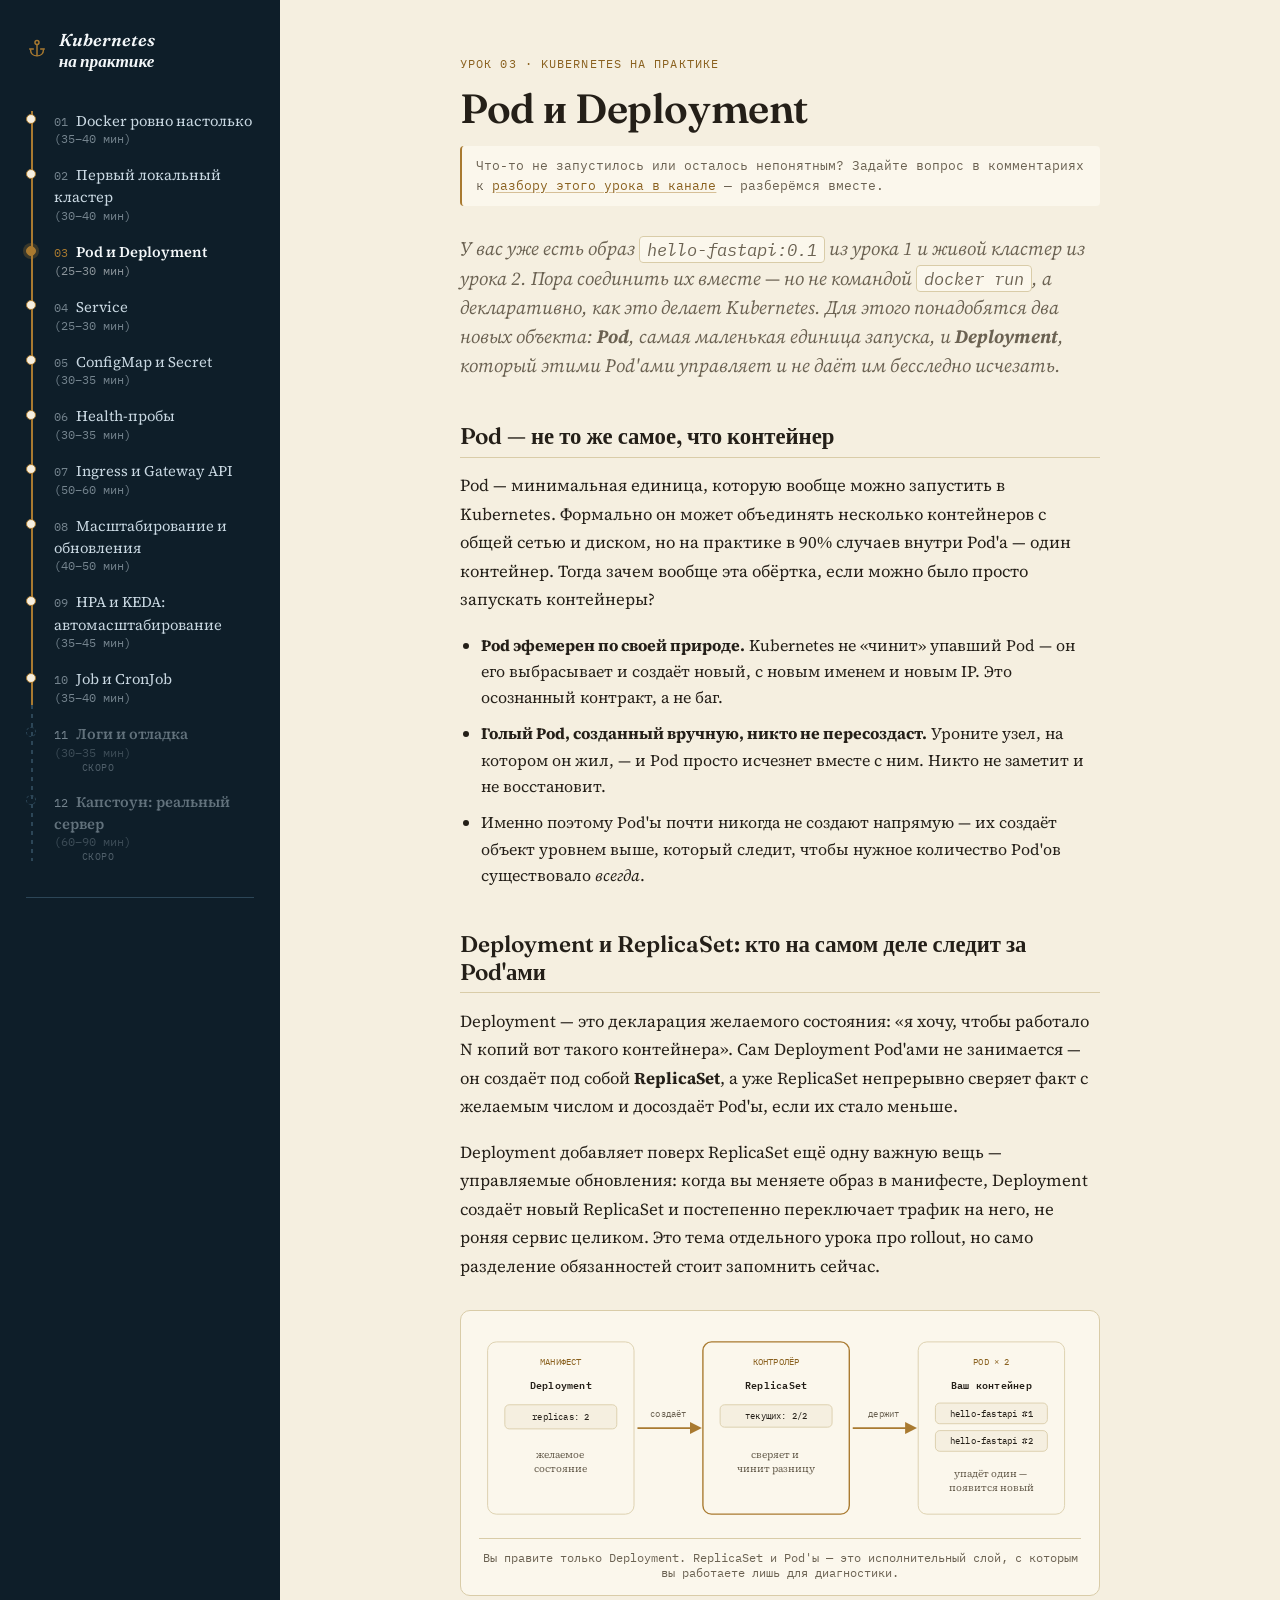
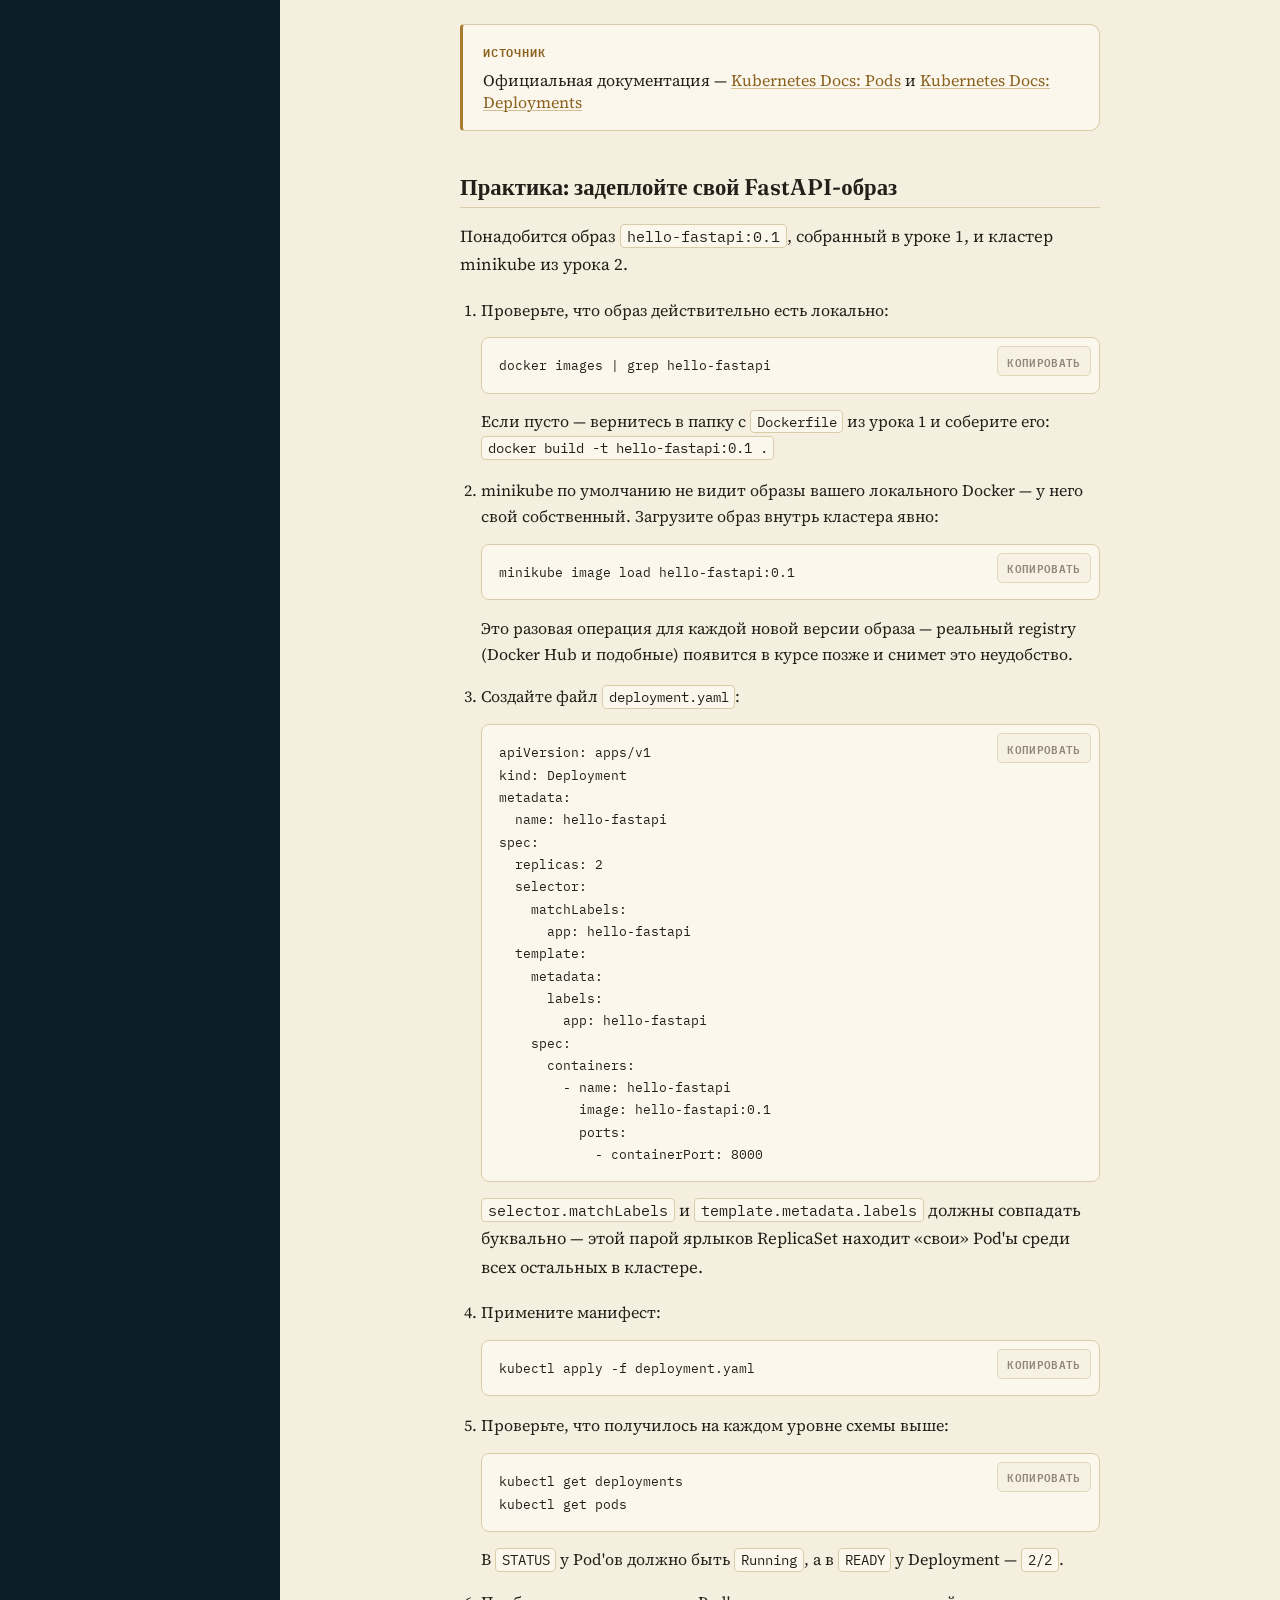
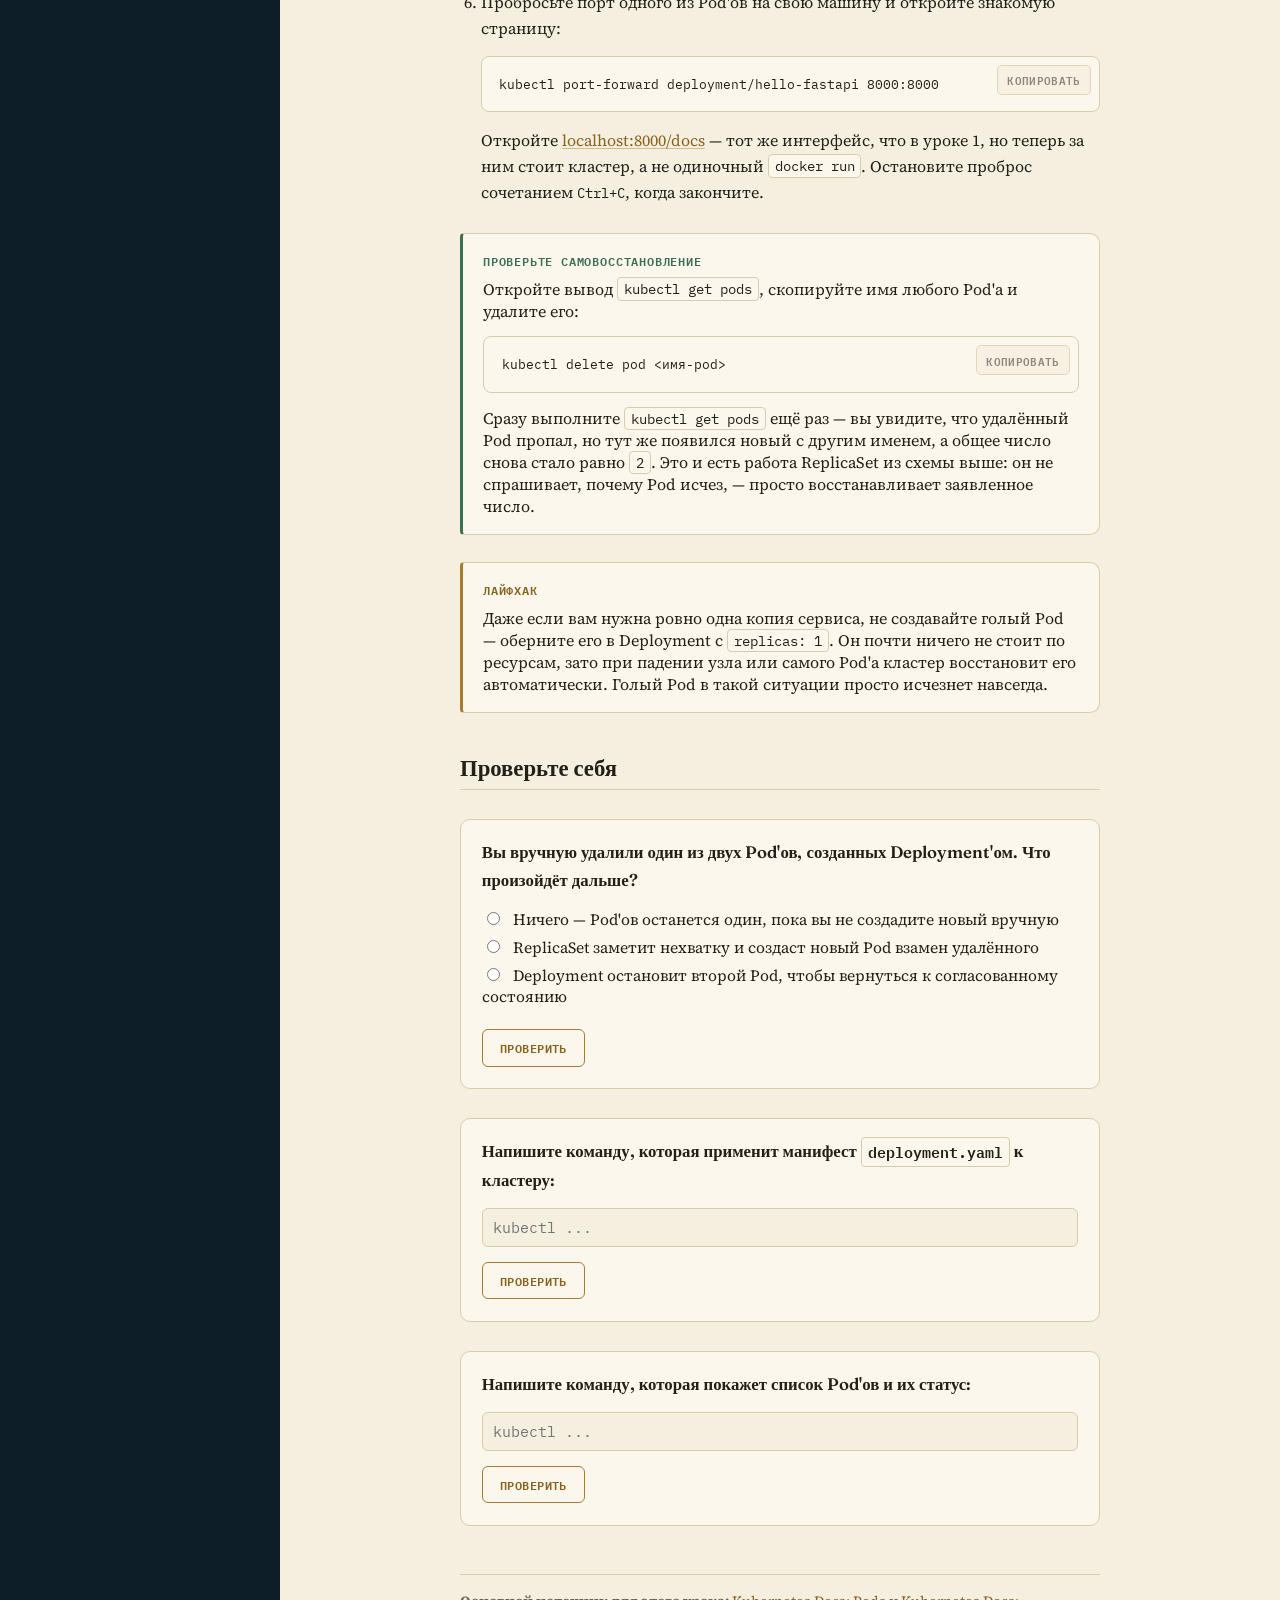
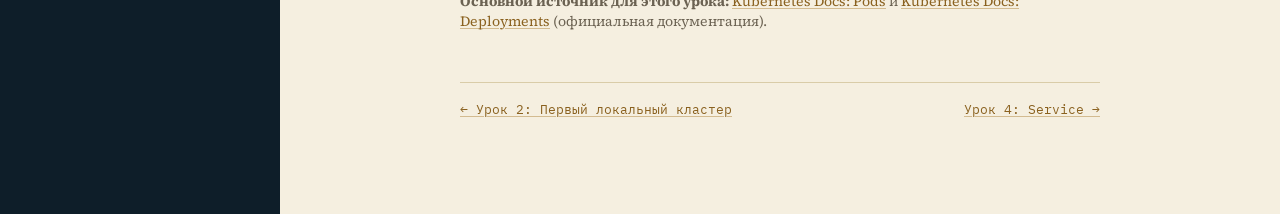
<file: lessons/0003-pod-deployment.html>
<!doctype html>
<html lang="ru">
<head>
<meta charset="utf-8">
<meta name="viewport" content="width=device-width, initial-scale=1">
<title>Урок 3 · Pod и Deployment</title>
<meta name="description" content="Разворачиваем свой FastAPI-образ в кластере: чем Pod отличается от Deployment, зачем нужен ReplicaSet и как Kubernetes сам чинит упавшие контейнеры.">
<link rel="icon" type="image/x-icon" href="../favicon.ico">
<link rel="icon" type="image/png" sizes="32x32" href="../assets/favicon-32.png">
<link rel="icon" type="image/png" sizes="16x16" href="../assets/favicon-16.png">
<link rel="apple-touch-icon" sizes="180x180" href="../assets/favicon-180.png">
<link rel="preconnect" href="https://fonts.googleapis.com">
<link rel="preconnect" href="https://fonts.gstatic.com" crossorigin>
<link href="https://fonts.googleapis.com/css2?family=Fraunces:ital,opsz,wght@0,9..144,500;0,9..144,600;0,9..144,700;1,9..144,500&family=Source+Serif+4:ital,opsz,wght@0,8..60,400;0,8..60,600;1,8..60,400&family=IBM+Plex+Mono:wght@400;500;600&display=swap" rel="stylesheet">
<link rel="stylesheet" href="../assets/style.css">
</head>
<body>
<div class="shell">
  <aside class="chart-nav">
    <a class="brand" href="../index.html">
      <span class="brand-mark" aria-hidden="true">
        <svg width="22" height="22" viewBox="0 0 24 24" fill="none" stroke="currentColor" stroke-width="1.6" stroke-linecap="round" stroke-linejoin="round"><circle cx="12" cy="5" r="2.2"/><line x1="12" y1="7.2" x2="12" y2="19"/><path d="M5 13c0 4 3 6.5 7 6.5s7-2.5 7-6.5"/><line x1="4" y1="12" x2="8" y2="12"/><line x1="16" y1="12" x2="20" y2="12"/></svg>
      </span>
      <span class="brand-word">
        <span class="brand-title">Kubernetes<br>на практике</span>
      </span>
    </a>

    <details class="route-toggle" open>
      <summary class="route-summary">
        <span>Маршрут курса</span>
        <span class="route-progress" data-route-progress>3 / 10</span>
      </summary>
      <nav id="course-route" data-current="3" data-base=""></nav>
    </details>

    <div class="ref-section">
      <p class="ref-heading">Справочники</p>
      <nav id="course-references" data-base="../reference/"></nav>
    </div>

    <div class="chart-footer">
      <div class="chart-footer-group">
        <span class="chart-footer-label">Сообщество</span>
        <a class="chart-channel" href="https://t.me/python_simple" target="_blank" rel="noopener">
          <img class="chart-channel-avatar" src="../assets/pythonsimple.png" alt="">
          <span>Обсуждение · @python_simple</span>
        </a>
      </div>
    </div>
  </aside>

  <main class="page-frame">
    <article class="page">
      <p class="kicker">Урок 03 · Kubernetes на практике</p>
      <h1>Pod и Deployment</h1>
      <p class="lesson-help">Что-то не запустилось или осталось непонятным? Задайте вопрос в комментариях к <a href="https://t.me/python_simple/347" target="_blank" rel="noopener">разбору этого урока в канале</a> — разберёмся вместе.</p>
      <p class="lede">У вас уже есть образ <code>hello-fastapi:0.1</code> из урока 1 и живой кластер из урока 2. Пора соединить их вместе — но не командой <code>docker run</code>, а декларативно, как это делает Kubernetes. Для этого понадобятся два новых объекта: <strong>Pod</strong>, самая маленькая единица запуска, и <strong>Deployment</strong>, который этими Pod'ами управляет и не даёт им бесследно исчезать.</p>

      <h2>Pod — не то же самое, что контейнер</h2>
      <p>Pod — минимальная единица, которую вообще можно запустить в Kubernetes. Формально он может объединять несколько контейнеров с общей сетью и диском, но на практике в 90% случаев внутри Pod'а — один контейнер. Тогда зачем вообще эта обёртка, если можно было просто запускать контейнеры?</p>
      <ul>
        <li><strong>Pod эфемерен по своей природе.</strong> Kubernetes не «чинит» упавший Pod — он его выбрасывает и создаёт новый, с новым именем и новым IP. Это осознанный контракт, а не баг.</li>
        <li><strong>Голый Pod, созданный вручную, никто не пересоздаст.</strong> Уроните узел, на котором он жил, — и Pod просто исчезнет вместе с ним. Никто не заметит и не восстановит.</li>
        <li>Именно поэтому Pod'ы почти никогда не создают напрямую — их создаёт объект уровнем выше, который следит, чтобы нужное количество Pod'ов существовало <em>всегда</em>.</li>
      </ul>

      <h2>Deployment и ReplicaSet: кто на самом деле следит за Pod'ами</h2>
      <p>Deployment — это декларация желаемого состояния: «я хочу, чтобы работало N копий вот такого контейнера». Сам Deployment Pod'ами не занимается — он создаёт под собой <strong>ReplicaSet</strong>, а уже ReplicaSet непрерывно сверяет факт с желаемым числом и досоздаёт Pod'ы, если их стало меньше.</p>
      <p>Deployment добавляет поверх ReplicaSet ещё одну важную вещь — управляемые обновления: когда вы меняете образ в манифесте, Deployment создаёт новый ReplicaSet и постепенно переключает трафик на него, не роняя сервис целиком. Это тема отдельного урока про rollout, но само разделение обязанностей стоит запомнить сейчас.</p>

      <figure class="diagram-figure">
        <svg viewBox="0 0 700 230" role="img" aria-labelledby="deploy-diagram-title" xmlns="http://www.w3.org/2000/svg">
          <title id="deploy-diagram-title">Схема: Deployment описывает желаемое состояние, ReplicaSet поддерживает нужное число Pod'ов, Pod'ы — это реально работающие контейнеры</title>
          <defs>
            <marker id="arrow3" viewBox="0 0 10 10" refX="8" refY="5" markerWidth="7" markerHeight="7" orient="auto-start-reverse">
              <path d="M0,0 L10,5 L0,10 z" fill="var(--brass)"></path>
            </marker>
          </defs>

          <rect x="10" y="15" width="170" height="200" rx="10" fill="var(--paper-card)" stroke="var(--paper-line)"></rect>
          <text x="95" y="42" text-anchor="middle" class="diagram-note" fill="var(--brass-strong)">МАНИФЕСТ</text>
          <text x="95" y="70" text-anchor="middle" class="diagram-title" fill="var(--text)">Deployment</text>
          <rect x="30" y="88" width="130" height="28" rx="5" fill="var(--paper)" stroke="var(--paper-line)"></rect>
          <text x="95" y="106" text-anchor="middle" class="diagram-note" fill="var(--text)">replicas: 2</text>
          <text x="95" y="150" text-anchor="middle" class="diagram-sub" fill="var(--text-muted)">
            <tspan x="95" dy="0">желаемое</tspan>
            <tspan x="95" dy="16">состояние</tspan>
          </text>

          <line x1="184" y1="115" x2="256" y2="115" stroke="var(--brass)" stroke-width="2" marker-end="url(#arrow3)"></line>
          <text x="220" y="102" text-anchor="middle" class="diagram-note" fill="var(--text-muted)">создаёт</text>

          <rect x="260" y="15" width="170" height="200" rx="10" fill="var(--paper-card)" stroke="var(--brass)" stroke-width="1.6"></rect>
          <text x="345" y="42" text-anchor="middle" class="diagram-note" fill="var(--brass-strong)">КОНТРОЛЁР</text>
          <text x="345" y="70" text-anchor="middle" class="diagram-title" fill="var(--text)">ReplicaSet</text>
          <rect x="280" y="88" width="130" height="26" rx="5" fill="var(--paper)" stroke="var(--paper-line)"></rect>
          <text x="345" y="105" text-anchor="middle" class="diagram-note" fill="var(--text)">текущих: 2/2</text>
          <text x="345" y="150" text-anchor="middle" class="diagram-sub" fill="var(--text-muted)">
            <tspan x="345" dy="0">сверяет и</tspan>
            <tspan x="345" dy="16">чинит разницу</tspan>
          </text>

          <line x1="434" y1="115" x2="506" y2="115" stroke="var(--brass)" stroke-width="2" marker-end="url(#arrow3)"></line>
          <text x="470" y="102" text-anchor="middle" class="diagram-note" fill="var(--text-muted)">держит</text>

          <rect x="510" y="15" width="170" height="200" rx="10" fill="var(--paper-card)" stroke="var(--paper-line)"></rect>
          <text x="595" y="42" text-anchor="middle" class="diagram-note" fill="var(--brass-strong)">POD × 2</text>
          <text x="595" y="70" text-anchor="middle" class="diagram-title" fill="var(--text)">Ваш контейнер</text>
          <rect x="530" y="86" width="130" height="24" rx="5" fill="var(--paper)" stroke="var(--paper-line)"></rect>
          <text x="595" y="102" text-anchor="middle" class="diagram-note" fill="var(--text)">hello-fastapi #1</text>
          <rect x="530" y="118" width="130" height="24" rx="5" fill="var(--paper)" stroke="var(--paper-line)"></rect>
          <text x="595" y="134" text-anchor="middle" class="diagram-note" fill="var(--text)">hello-fastapi #2</text>
          <text x="595" y="172" text-anchor="middle" class="diagram-sub" fill="var(--text-muted)">
            <tspan x="595" dy="0">упадёт один —</tspan>
            <tspan x="595" dy="16">появится новый</tspan>
          </text>
        </svg>
        <figcaption>Вы правите только Deployment. ReplicaSet и Pod'ы — это исполнительный слой, с которым вы работаете лишь для диагностики.</figcaption>
      </figure>

      <div class="callout">
        <span class="callout-label">Источник</span>
        Официальная документация — <a href="https://kubernetes.io/docs/concepts/workloads/pods/" target="_blank" rel="noopener">Kubernetes Docs: Pods</a> и <a href="https://kubernetes.io/docs/concepts/workloads/controllers/deployment/" target="_blank" rel="noopener">Kubernetes Docs: Deployments</a>
      </div>

      <h2>Практика: задеплойте свой FastAPI-образ</h2>
      <p>Понадобится образ <code>hello-fastapi:0.1</code>, собранный в уроке 1, и кластер minikube из урока 2.</p>

      <ol class="steps">
        <li>
          Проверьте, что образ действительно есть локально:
          <pre><code>docker images | grep hello-fastapi</code></pre>
          Если пусто — вернитесь в папку с <code>Dockerfile</code> из урока 1 и соберите его: <code>docker build -t hello-fastapi:0.1 .</code>
        </li>
        <li>
          minikube по умолчанию не видит образы вашего локального Docker — у него свой собственный. Загрузите образ внутрь кластера явно:
          <pre><code>minikube image load hello-fastapi:0.1</code></pre>
          Это разовая операция для каждой новой версии образа — реальный registry (Docker Hub и подобные) появится в курсе позже и снимет это неудобство.
        </li>
        <li>
          Создайте файл <code>deployment.yaml</code>:
          <pre><code>apiVersion: apps/v1
kind: Deployment
metadata:
  name: hello-fastapi
spec:
  replicas: 2
  selector:
    matchLabels:
      app: hello-fastapi
  template:
    metadata:
      labels:
        app: hello-fastapi
    spec:
      containers:
        - name: hello-fastapi
          image: hello-fastapi:0.1
          ports:
            - containerPort: 8000</code></pre>
          <p><code>selector.matchLabels</code> и <code>template.metadata.labels</code> должны совпадать буквально — этой парой ярлыков ReplicaSet находит «свои» Pod'ы среди всех остальных в кластере.</p>
        </li>
        <li>
          Примените манифест:
          <pre><code>kubectl apply -f deployment.yaml</code></pre>
        </li>
        <li>
          Проверьте, что получилось на каждом уровне схемы выше:
          <pre><code>kubectl get deployments
kubectl get pods</code></pre>
          В <code>STATUS</code> у Pod'ов должно быть <code>Running</code>, а в <code>READY</code> у Deployment — <code>2/2</code>.
        </li>
        <li>
          Пробросьте порт одного из Pod'ов на свою машину и откройте знакомую страницу:
          <pre><code>kubectl port-forward deployment/hello-fastapi 8000:8000</code></pre>
          Откройте <a href="http://localhost:8000/docs" target="_blank" rel="noopener">localhost:8000/docs</a> — тот же интерфейс, что в уроке 1, но теперь за ним стоит кластер, а не одиночный <code>docker run</code>. Остановите проброс сочетанием <kbd>Ctrl+C</kbd>, когда закончите.
        </li>
      </ol>

      <div class="callout win">
        <span class="callout-label">Проверьте самовосстановление</span>
        Откройте вывод <code>kubectl get pods</code>, скопируйте имя любого Pod'а и удалите его:
        <pre><code>kubectl delete pod &lt;имя-pod&gt;</code></pre>
        Сразу выполните <code>kubectl get pods</code> ещё раз — вы увидите, что удалённый Pod пропал, но тут же появился новый с другим именем, а общее число снова стало равно <code>2</code>. Это и есть работа ReplicaSet из схемы выше: он не спрашивает, почему Pod исчез, — просто восстанавливает заявленное число.
      </div>

      <div class="callout">
        <span class="callout-label">Лайфхак</span>
        Даже если вам нужна ровно одна копия сервиса, не создавайте голый Pod — оберните его в Deployment с <code>replicas: 1</code>. Он почти ничего не стоит по ресурсам, зато при падении узла или самого Pod'а кластер восстановит его автоматически. Голый Pod в такой ситуации просто исчезнет навсегда.
      </div>

      <h2>Проверьте себя</h2>

      <div class="quiz" data-quiz="mc">
        <p class="quiz-question">Вы вручную удалили один из двух Pod'ов, созданных Deployment'ом. Что произойдёт дальше?</p>
        <label class="quiz-option"><input type="radio" name="q1" value="a"> Ничего — Pod'ов останется один, пока вы не создадите новый вручную</label>
        <label class="quiz-option"><input type="radio" name="q1" value="b" data-correct="true"> ReplicaSet заметит нехватку и создаст новый Pod взамен удалённого</label>
        <label class="quiz-option"><input type="radio" name="q1" value="c"> Deployment остановит второй Pod, чтобы вернуться к согласованному состоянию</label>
        <button class="quiz-check">Проверить</button>
        <p class="quiz-feedback" hidden></p>
      </div>

      <div class="quiz quiz-recall" data-quiz="recall" data-answer="kubectl apply -f deployment.yaml">
        <p class="quiz-question">Напишите команду, которая применит манифест <code>deployment.yaml</code> к кластеру:</p>
        <input type="text" class="quiz-input" placeholder="kubectl ...">
        <button class="quiz-check">Проверить</button>
        <p class="quiz-feedback" hidden></p>
      </div>

      <div class="quiz quiz-recall" data-quiz="recall" data-answer="kubectl get pods">
        <p class="quiz-question">Напишите команду, которая покажет список Pod'ов и их статус:</p>
        <input type="text" class="quiz-input" placeholder="kubectl ...">
        <button class="quiz-check">Проверить</button>
        <p class="quiz-feedback" hidden></p>
      </div>

      <footer class="sources">
        <strong>Основной источник для этого урока:</strong> <a href="https://kubernetes.io/docs/concepts/workloads/pods/" target="_blank" rel="noopener">Kubernetes Docs: Pods</a> и <a href="https://kubernetes.io/docs/concepts/workloads/controllers/deployment/" target="_blank" rel="noopener">Kubernetes Docs: Deployments</a> (официальная документация).
      </footer>

      <nav class="lesson-nav">
        <span><a href="../lessons/0002-minikube-cluster.html">← Урок 2: Первый локальный кластер</a></span>
        <span><a href="../lessons/0004-service.html">Урок 4: Service →</a></span>
      </nav>
    </article>
  </main>
</div>
<script src="../assets/nav.js"></script>
<script src="../assets/quiz.js"></script>
<script src="../assets/copy.js"></script>
</body>
</html>
</file>
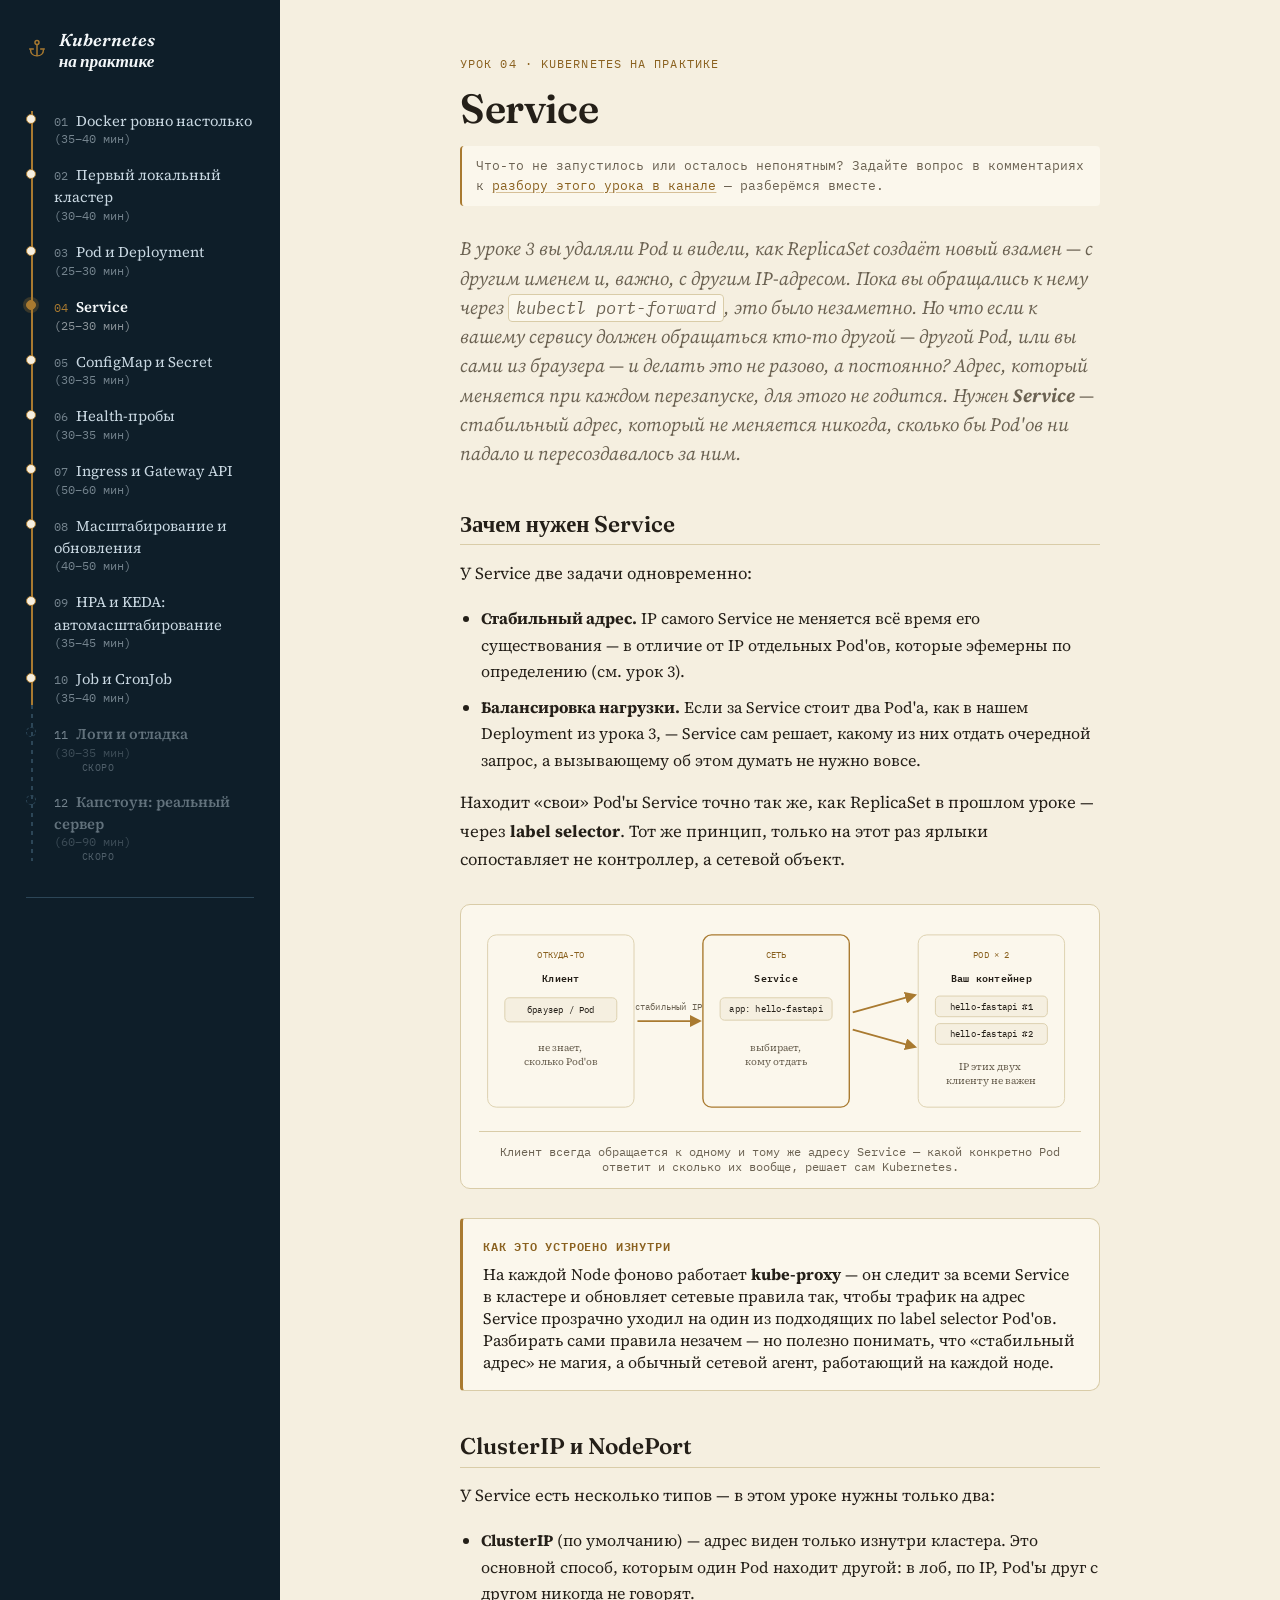
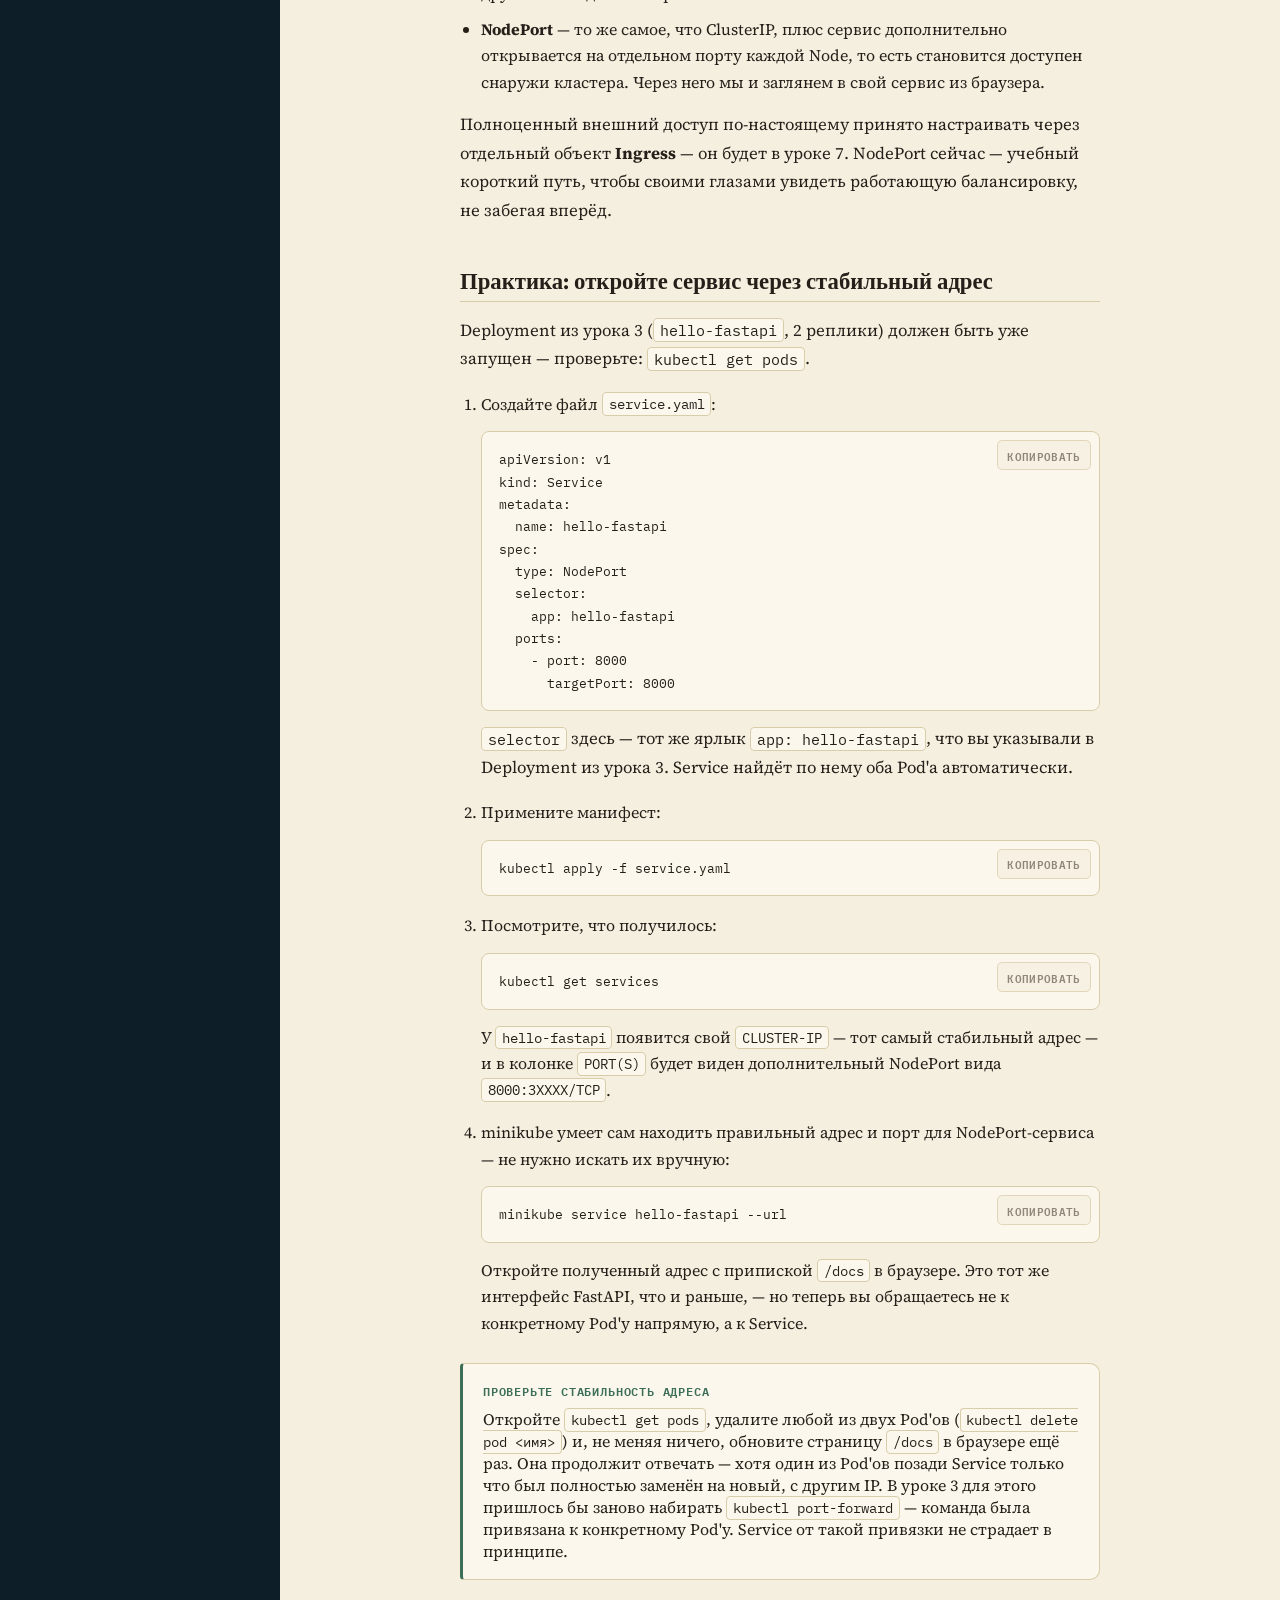
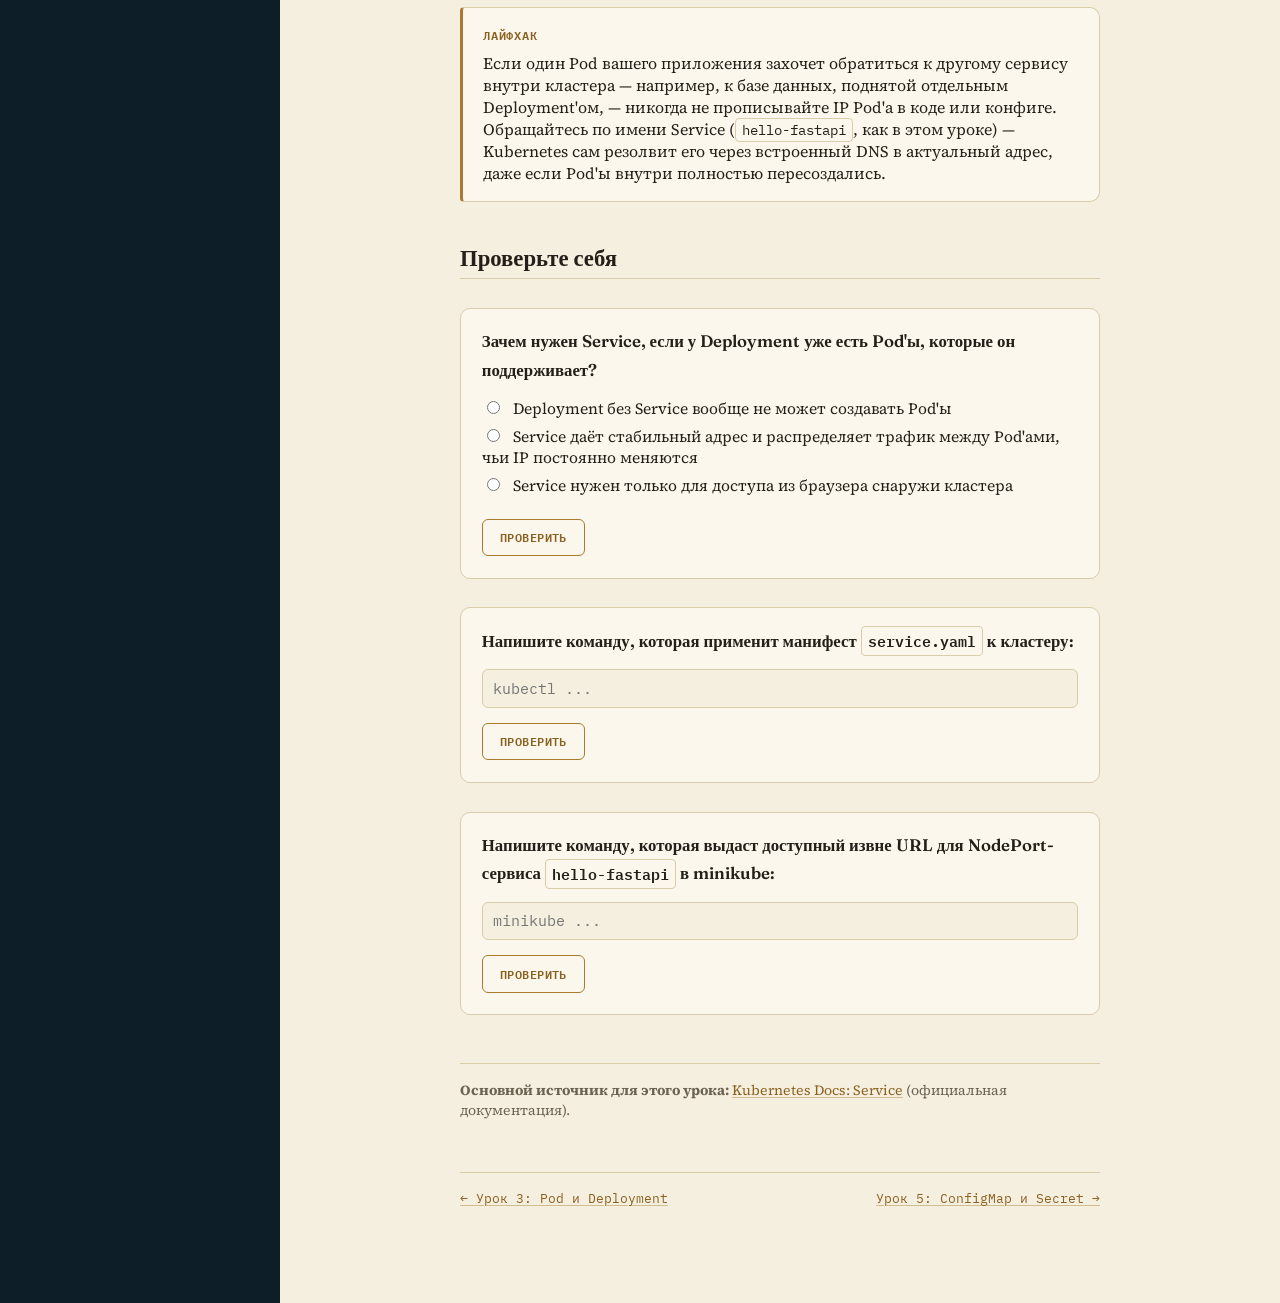
<file: lessons/0004-service.html>
<!doctype html>
<html lang="ru">
<head>
<meta charset="utf-8">
<meta name="viewport" content="width=device-width, initial-scale=1">
<title>Урок 4 · Service</title>
<meta name="description" content="Почему у Pod'а нельзя доверять IP-адресу, как Service даёт стабильный адрес и распределяет трафик между репликами — и как достучаться до сервиса из браузера через minikube.">
<link rel="icon" type="image/x-icon" href="../favicon.ico">
<link rel="icon" type="image/png" sizes="32x32" href="../assets/favicon-32.png">
<link rel="icon" type="image/png" sizes="16x16" href="../assets/favicon-16.png">
<link rel="apple-touch-icon" sizes="180x180" href="../assets/favicon-180.png">
<link rel="preconnect" href="https://fonts.googleapis.com">
<link rel="preconnect" href="https://fonts.gstatic.com" crossorigin>
<link href="https://fonts.googleapis.com/css2?family=Fraunces:ital,opsz,wght@0,9..144,500;0,9..144,600;0,9..144,700;1,9..144,500&family=Source+Serif+4:ital,opsz,wght@0,8..60,400;0,8..60,600;1,8..60,400&family=IBM+Plex+Mono:wght@400;500;600&display=swap" rel="stylesheet">
<link rel="stylesheet" href="../assets/style.css">
</head>
<body>
<div class="shell">
  <aside class="chart-nav">
    <a class="brand" href="../index.html">
      <span class="brand-mark" aria-hidden="true">
        <svg width="22" height="22" viewBox="0 0 24 24" fill="none" stroke="currentColor" stroke-width="1.6" stroke-linecap="round" stroke-linejoin="round"><circle cx="12" cy="5" r="2.2"/><line x1="12" y1="7.2" x2="12" y2="19"/><path d="M5 13c0 4 3 6.5 7 6.5s7-2.5 7-6.5"/><line x1="4" y1="12" x2="8" y2="12"/><line x1="16" y1="12" x2="20" y2="12"/></svg>
      </span>
      <span class="brand-word">
        <span class="brand-title">Kubernetes<br>на практике</span>
      </span>
    </a>

    <details class="route-toggle" open>
      <summary class="route-summary">
        <span>Маршрут курса</span>
        <span class="route-progress" data-route-progress>4 / 10</span>
      </summary>
      <nav id="course-route" data-current="4" data-base=""></nav>
    </details>

    <div class="ref-section">
      <p class="ref-heading">Справочники</p>
      <nav id="course-references" data-base="../reference/"></nav>
    </div>

    <div class="chart-footer">
      <div class="chart-footer-group">
        <span class="chart-footer-label">Сообщество</span>
        <a class="chart-channel" href="https://t.me/python_simple" target="_blank" rel="noopener">
          <img class="chart-channel-avatar" src="../assets/pythonsimple.png" alt="">
          <span>Обсуждение · @python_simple</span>
        </a>
      </div>
    </div>
  </aside>

  <main class="page-frame">
    <article class="page">
      <p class="kicker">Урок 04 · Kubernetes на практике</p>
      <h1>Service</h1>
      <p class="lesson-help">Что-то не запустилось или осталось непонятным? Задайте вопрос в комментариях к <a href="https://t.me/python_simple/348" target="_blank" rel="noopener">разбору этого урока в канале</a> — разберёмся вместе.</p>
      <p class="lede">В уроке 3 вы удаляли Pod и видели, как ReplicaSet создаёт новый взамен — с другим именем и, важно, с другим IP-адресом. Пока вы обращались к нему через <code>kubectl port-forward</code>, это было незаметно. Но что если к вашему сервису должен обращаться кто-то другой — другой Pod, или вы сами из браузера — и делать это не разово, а постоянно? Адрес, который меняется при каждом перезапуске, для этого не годится. Нужен <strong>Service</strong> — стабильный адрес, который не меняется никогда, сколько бы Pod'ов ни падало и пересоздавалось за ним.</p>

      <h2>Зачем нужен Service</h2>
      <p>У Service две задачи одновременно:</p>
      <ul>
        <li><strong>Стабильный адрес.</strong> IP самого Service не меняется всё время его существования — в отличие от IP отдельных Pod'ов, которые эфемерны по определению (см. урок 3).</li>
        <li><strong>Балансировка нагрузки.</strong> Если за Service стоит два Pod'а, как в нашем Deployment из урока 3, — Service сам решает, какому из них отдать очередной запрос, а вызывающему об этом думать не нужно вовсе.</li>
      </ul>
      <p>Находит «свои» Pod'ы Service точно так же, как ReplicaSet в прошлом уроке — через <strong>label selector</strong>. Тот же принцип, только на этот раз ярлыки сопоставляет не контроллер, а сетевой объект.</p>

      <figure class="diagram-figure">
        <svg viewBox="0 0 700 230" role="img" aria-labelledby="svc-diagram-title" xmlns="http://www.w3.org/2000/svg">
          <title id="svc-diagram-title">Схема: запрос идёт на стабильный адрес Service, а он распределяет его между двумя Pod'ами по label selector</title>
          <defs>
            <marker id="arrow4" viewBox="0 0 10 10" refX="8" refY="5" markerWidth="7" markerHeight="7" orient="auto-start-reverse">
              <path d="M0,0 L10,5 L0,10 z" fill="var(--brass)"></path>
            </marker>
          </defs>

          <rect x="10" y="15" width="170" height="200" rx="10" fill="var(--paper-card)" stroke="var(--paper-line)"></rect>
          <text x="95" y="42" text-anchor="middle" class="diagram-note" fill="var(--brass-strong)">ОТКУДА-ТО</text>
          <text x="95" y="70" text-anchor="middle" class="diagram-title" fill="var(--text)">Клиент</text>
          <rect x="30" y="88" width="130" height="28" rx="5" fill="var(--paper)" stroke="var(--paper-line)"></rect>
          <text x="95" y="106" text-anchor="middle" class="diagram-note" fill="var(--text)">браузер / Pod</text>
          <text x="95" y="150" text-anchor="middle" class="diagram-sub" fill="var(--text-muted)">
            <tspan x="95" dy="0">не знает,</tspan>
            <tspan x="95" dy="16">сколько Pod'ов</tspan>
          </text>

          <line x1="184" y1="115" x2="256" y2="115" stroke="var(--brass)" stroke-width="2" marker-end="url(#arrow4)"></line>
          <text x="220" y="102" text-anchor="middle" class="diagram-note" fill="var(--text-muted)">стабильный IP</text>

          <rect x="260" y="15" width="170" height="200" rx="10" fill="var(--paper-card)" stroke="var(--brass)" stroke-width="1.6"></rect>
          <text x="345" y="42" text-anchor="middle" class="diagram-note" fill="var(--brass-strong)">СЕТЬ</text>
          <text x="345" y="70" text-anchor="middle" class="diagram-title" fill="var(--text)">Service</text>
          <rect x="280" y="88" width="130" height="26" rx="5" fill="var(--paper)" stroke="var(--paper-line)"></rect>
          <text x="345" y="105" text-anchor="middle" class="diagram-note" fill="var(--text)">app: hello-fastapi</text>
          <text x="345" y="150" text-anchor="middle" class="diagram-sub" fill="var(--text-muted)">
            <tspan x="345" dy="0">выбирает,</tspan>
            <tspan x="345" dy="16">кому отдать</tspan>
          </text>

          <line x1="434" y1="105" x2="506" y2="85" stroke="var(--brass)" stroke-width="2" marker-end="url(#arrow4)"></line>
          <line x1="434" y1="125" x2="506" y2="145" stroke="var(--brass)" stroke-width="2" marker-end="url(#arrow4)"></line>

          <rect x="510" y="15" width="170" height="200" rx="10" fill="var(--paper-card)" stroke="var(--paper-line)"></rect>
          <text x="595" y="42" text-anchor="middle" class="diagram-note" fill="var(--brass-strong)">POD × 2</text>
          <text x="595" y="70" text-anchor="middle" class="diagram-title" fill="var(--text)">Ваш контейнер</text>
          <rect x="530" y="86" width="130" height="24" rx="5" fill="var(--paper)" stroke="var(--paper-line)"></rect>
          <text x="595" y="102" text-anchor="middle" class="diagram-note" fill="var(--text)">hello-fastapi #1</text>
          <rect x="530" y="118" width="130" height="24" rx="5" fill="var(--paper)" stroke="var(--paper-line)"></rect>
          <text x="595" y="134" text-anchor="middle" class="diagram-note" fill="var(--text)">hello-fastapi #2</text>
          <text x="595" y="172" text-anchor="middle" class="diagram-sub" fill="var(--text-muted)">
            <tspan x="595" dy="0">IP этих двух</tspan>
            <tspan x="595" dy="16">клиенту не важен</tspan>
          </text>
        </svg>
        <figcaption>Клиент всегда обращается к одному и тому же адресу Service — какой конкретно Pod ответит и сколько их вообще, решает сам Kubernetes.</figcaption>
      </figure>

      <div class="callout">
        <span class="callout-label">Как это устроено изнутри</span>
        На каждой Node фоново работает <strong>kube-proxy</strong> — он следит за всеми Service в кластере и обновляет сетевые правила так, чтобы трафик на адрес Service прозрачно уходил на один из подходящих по label selector Pod'ов. Разбирать сами правила незачем — но полезно понимать, что «стабильный адрес» не магия, а обычный сетевой агент, работающий на каждой ноде.
      </div>

      <h2>ClusterIP и NodePort</h2>
      <p>У Service есть несколько типов — в этом уроке нужны только два:</p>
      <ul>
        <li><strong>ClusterIP</strong> (по умолчанию) — адрес виден только изнутри кластера. Это основной способ, которым один Pod находит другой: в лоб, по IP, Pod'ы друг с другом никогда не говорят.</li>
        <li><strong>NodePort</strong> — то же самое, что ClusterIP, плюс сервис дополнительно открывается на отдельном порту каждой Node, то есть становится доступен снаружи кластера. Через него мы и заглянем в свой сервис из браузера.</li>
      </ul>
      <p>Полноценный внешний доступ по-настоящему принято настраивать через отдельный объект <strong>Ingress</strong> — он будет в уроке 7. NodePort сейчас — учебный короткий путь, чтобы своими глазами увидеть работающую балансировку, не забегая вперёд.</p>

      <h2>Практика: откройте сервис через стабильный адрес</h2>
      <p>Deployment из урока 3 (<code>hello-fastapi</code>, 2 реплики) должен быть уже запущен — проверьте: <code>kubectl get pods</code>.</p>

      <ol class="steps">
        <li>
          Создайте файл <code>service.yaml</code>:
          <pre><code>apiVersion: v1
kind: Service
metadata:
  name: hello-fastapi
spec:
  type: NodePort
  selector:
    app: hello-fastapi
  ports:
    - port: 8000
      targetPort: 8000</code></pre>
          <p><code>selector</code> здесь — тот же ярлык <code>app: hello-fastapi</code>, что вы указывали в Deployment из урока 3. Service найдёт по нему оба Pod'а автоматически.</p>
        </li>
        <li>
          Примените манифест:
          <pre><code>kubectl apply -f service.yaml</code></pre>
        </li>
        <li>
          Посмотрите, что получилось:
          <pre><code>kubectl get services</code></pre>
          У <code>hello-fastapi</code> появится свой <code>CLUSTER-IP</code> — тот самый стабильный адрес — и в колонке <code>PORT(S)</code> будет виден дополнительный NodePort вида <code>8000:3XXXX/TCP</code>.
        </li>
        <li>
          minikube умеет сам находить правильный адрес и порт для NodePort-сервиса — не нужно искать их вручную:
          <pre><code>minikube service hello-fastapi --url</code></pre>
          Откройте полученный адрес с припиской <code>/docs</code> в браузере. Это тот же интерфейс FastAPI, что и раньше, — но теперь вы обращаетесь не к конкретному Pod'у напрямую, а к Service.
        </li>
      </ol>

      <div class="callout win">
        <span class="callout-label">Проверьте стабильность адреса</span>
        Откройте <code>kubectl get pods</code>, удалите любой из двух Pod'ов (<code>kubectl delete pod &lt;имя&gt;</code>) и, не меняя ничего, обновите страницу <code>/docs</code> в браузере ещё раз. Она продолжит отвечать — хотя один из Pod'ов позади Service только что был полностью заменён на новый, с другим IP. В уроке 3 для этого пришлось бы заново набирать <code>kubectl port-forward</code> — команда была привязана к конкретному Pod'у. Service от такой привязки не страдает в принципе.
      </div>

      <div class="callout">
        <span class="callout-label">Лайфхак</span>
        Если один Pod вашего приложения захочет обратиться к другому сервису внутри кластера — например, к базе данных, поднятой отдельным Deployment'ом, — никогда не прописывайте IP Pod'а в коде или конфиге. Обращайтесь по имени Service (<code>hello-fastapi</code>, как в этом уроке) — Kubernetes сам резолвит его через встроенный DNS в актуальный адрес, даже если Pod'ы внутри полностью пересоздались.
      </div>

      <h2>Проверьте себя</h2>

      <div class="quiz" data-quiz="mc">
        <p class="quiz-question">Зачем нужен Service, если у Deployment уже есть Pod'ы, которые он поддерживает?</p>
        <label class="quiz-option"><input type="radio" name="q1" value="a"> Deployment без Service вообще не может создавать Pod'ы</label>
        <label class="quiz-option"><input type="radio" name="q1" value="b" data-correct="true"> Service даёт стабильный адрес и распределяет трафик между Pod'ами, чьи IP постоянно меняются</label>
        <label class="quiz-option"><input type="radio" name="q1" value="c"> Service нужен только для доступа из браузера снаружи кластера</label>
        <button class="quiz-check">Проверить</button>
        <p class="quiz-feedback" hidden></p>
      </div>

      <div class="quiz quiz-recall" data-quiz="recall" data-answer="kubectl apply -f service.yaml">
        <p class="quiz-question">Напишите команду, которая применит манифест <code>service.yaml</code> к кластеру:</p>
        <input type="text" class="quiz-input" placeholder="kubectl ...">
        <button class="quiz-check">Проверить</button>
        <p class="quiz-feedback" hidden></p>
      </div>

      <div class="quiz quiz-recall" data-quiz="recall" data-answer="minikube service hello-fastapi --url">
        <p class="quiz-question">Напишите команду, которая выдаст доступный извне URL для NodePort-сервиса <code>hello-fastapi</code> в minikube:</p>
        <input type="text" class="quiz-input" placeholder="minikube ...">
        <button class="quiz-check">Проверить</button>
        <p class="quiz-feedback" hidden></p>
      </div>

      <footer class="sources">
        <strong>Основной источник для этого урока:</strong> <a href="https://kubernetes.io/docs/concepts/services-networking/service/" target="_blank" rel="noopener">Kubernetes Docs: Service</a> (официальная документация).
      </footer>

      <nav class="lesson-nav">
        <span><a href="../lessons/0003-pod-deployment.html">← Урок 3: Pod и Deployment</a></span>
        <span><a href="../lessons/0005-configmap-secret.html">Урок 5: ConfigMap и Secret →</a></span>
      </nav>
    </article>
  </main>
</div>
<script src="../assets/nav.js"></script>
<script src="../assets/quiz.js"></script>
<script src="../assets/copy.js"></script>
</body>
</html>
</file>
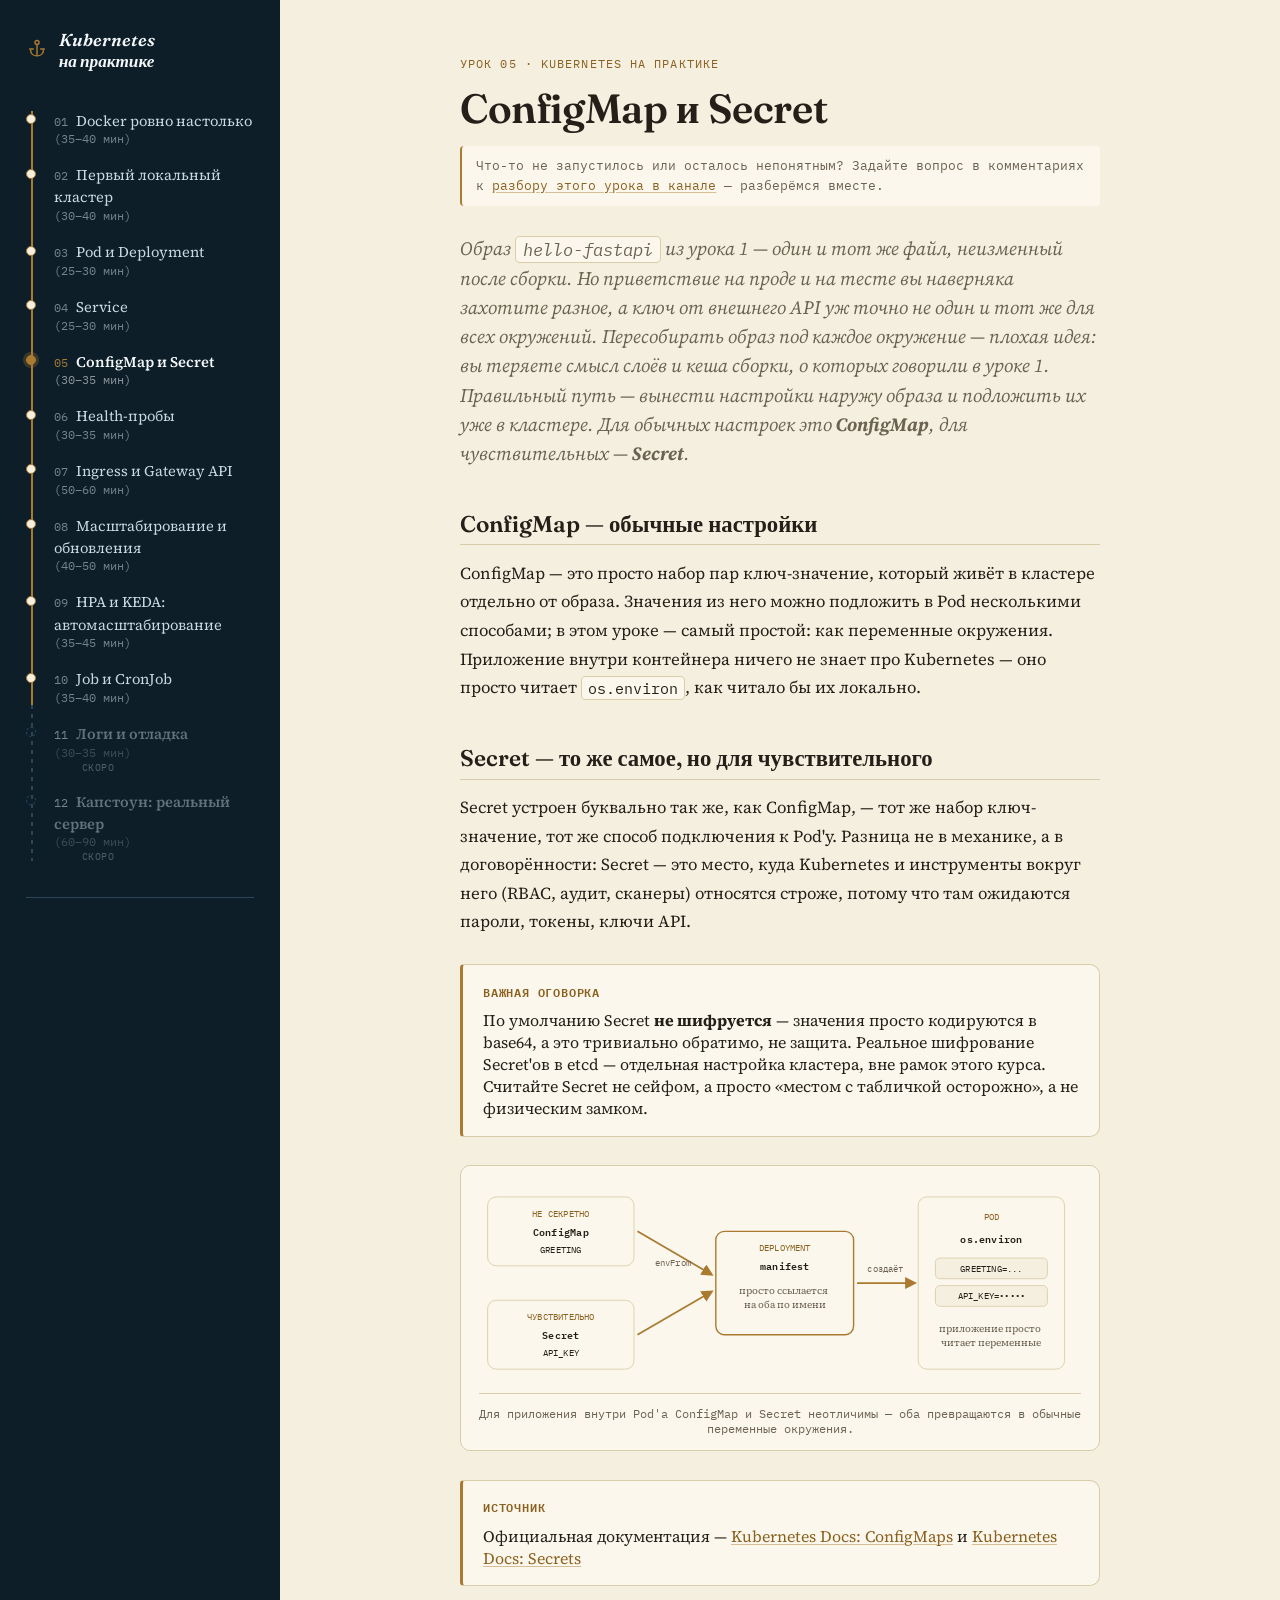
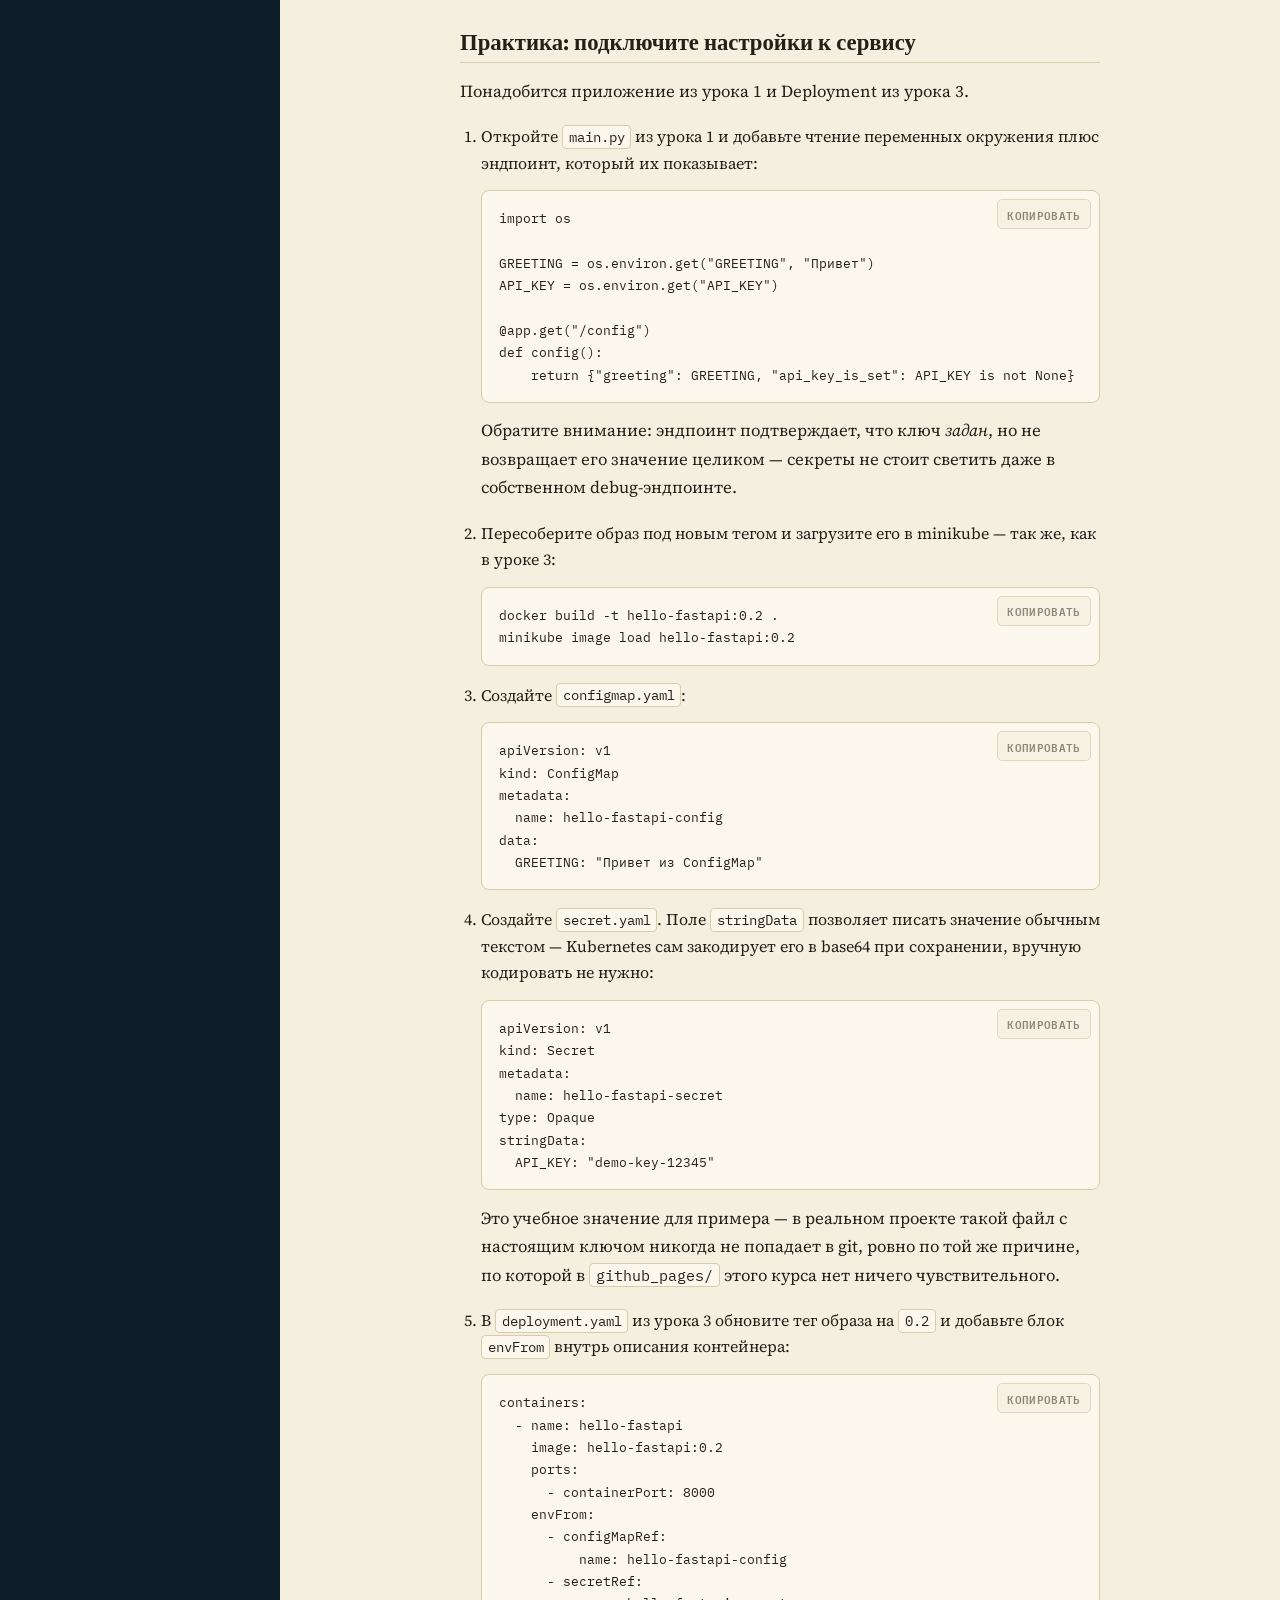
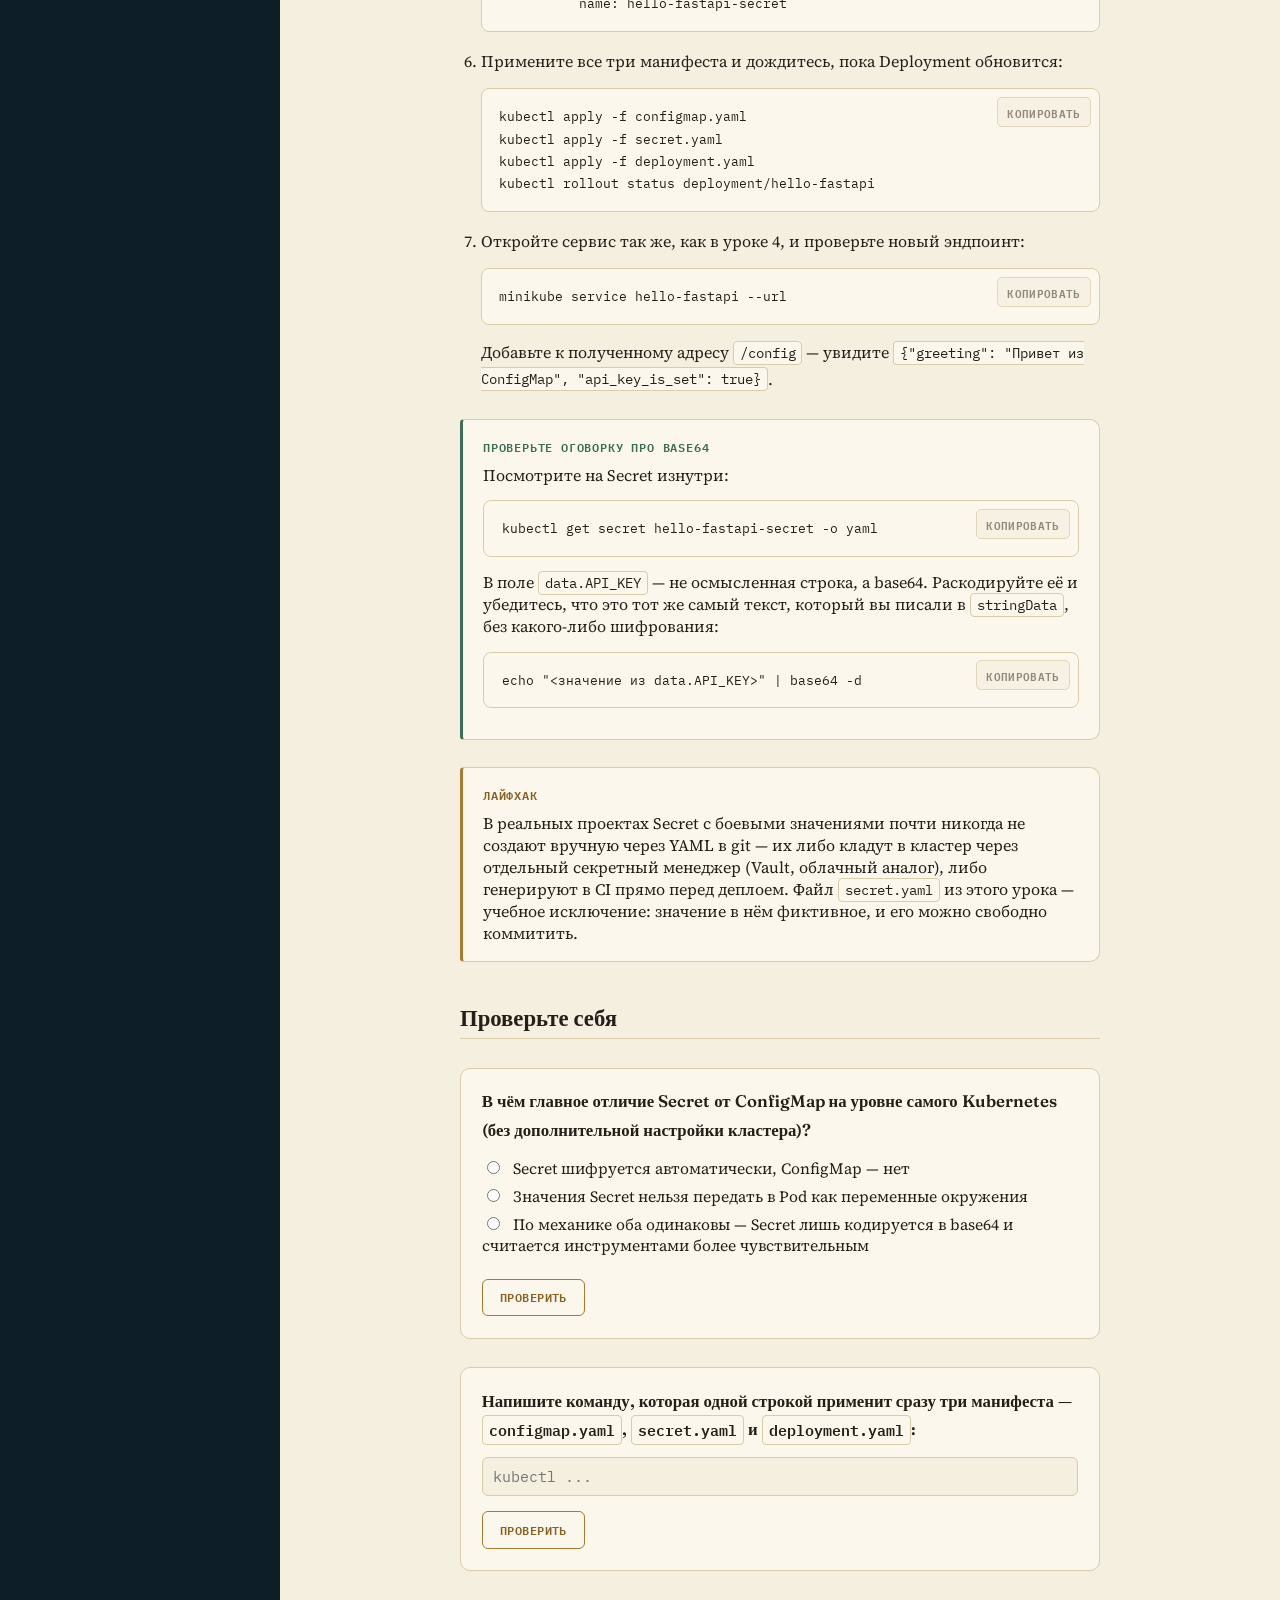
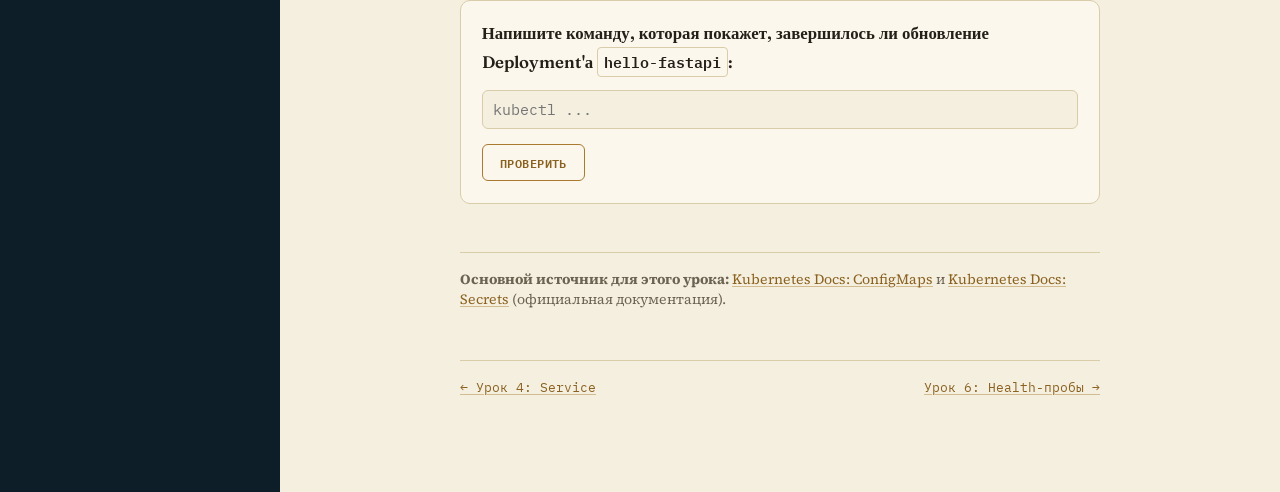
<file: lessons/0005-configmap-secret.html>
<!doctype html>
<html lang="ru">
<head>
<meta charset="utf-8">
<meta name="viewport" content="width=device-width, initial-scale=1">
<title>Урок 5 · ConfigMap и Secret</title>
<meta name="description" content="Выносим настройки и чувствительные значения из образа наружу: ConfigMap, Secret, envFrom в Deployment — и почему Secret по умолчанию не шифрование, а всего лишь base64.">
<link rel="icon" type="image/x-icon" href="../favicon.ico">
<link rel="icon" type="image/png" sizes="32x32" href="../assets/favicon-32.png">
<link rel="icon" type="image/png" sizes="16x16" href="../assets/favicon-16.png">
<link rel="apple-touch-icon" sizes="180x180" href="../assets/favicon-180.png">
<link rel="preconnect" href="https://fonts.googleapis.com">
<link rel="preconnect" href="https://fonts.gstatic.com" crossorigin>
<link href="https://fonts.googleapis.com/css2?family=Fraunces:ital,opsz,wght@0,9..144,500;0,9..144,600;0,9..144,700;1,9..144,500&family=Source+Serif+4:ital,opsz,wght@0,8..60,400;0,8..60,600;1,8..60,400&family=IBM+Plex+Mono:wght@400;500;600&display=swap" rel="stylesheet">
<link rel="stylesheet" href="../assets/style.css">
</head>
<body>
<div class="shell">
  <aside class="chart-nav">
    <a class="brand" href="../index.html">
      <span class="brand-mark" aria-hidden="true">
        <svg width="22" height="22" viewBox="0 0 24 24" fill="none" stroke="currentColor" stroke-width="1.6" stroke-linecap="round" stroke-linejoin="round"><circle cx="12" cy="5" r="2.2"/><line x1="12" y1="7.2" x2="12" y2="19"/><path d="M5 13c0 4 3 6.5 7 6.5s7-2.5 7-6.5"/><line x1="4" y1="12" x2="8" y2="12"/><line x1="16" y1="12" x2="20" y2="12"/></svg>
      </span>
      <span class="brand-word">
        <span class="brand-title">Kubernetes<br>на практике</span>
      </span>
    </a>

    <details class="route-toggle" open>
      <summary class="route-summary">
        <span>Маршрут курса</span>
        <span class="route-progress" data-route-progress>5 / 10</span>
      </summary>
      <nav id="course-route" data-current="5" data-base=""></nav>
    </details>

    <div class="ref-section">
      <p class="ref-heading">Справочники</p>
      <nav id="course-references" data-base="../reference/"></nav>
    </div>

    <div class="chart-footer">
      <div class="chart-footer-group">
        <span class="chart-footer-label">Сообщество</span>
        <a class="chart-channel" href="https://t.me/python_simple" target="_blank" rel="noopener">
          <img class="chart-channel-avatar" src="../assets/pythonsimple.png" alt="">
          <span>Обсуждение · @python_simple</span>
        </a>
      </div>
    </div>
  </aside>

  <main class="page-frame">
    <article class="page">
      <p class="kicker">Урок 05 · Kubernetes на практике</p>
      <h1>ConfigMap и Secret</h1>
      <p class="lesson-help">Что-то не запустилось или осталось непонятным? Задайте вопрос в комментариях к <a href="https://t.me/python_simple/352" target="_blank" rel="noopener">разбору этого урока в канале</a> — разберёмся вместе.</p>
      <p class="lede">Образ <code>hello-fastapi</code> из урока 1 — один и тот же файл, неизменный после сборки. Но приветствие на проде и на тесте вы наверняка захотите разное, а ключ от внешнего API уж точно не один и тот же для всех окружений. Пересобирать образ под каждое окружение — плохая идея: вы теряете смысл слоёв и кеша сборки, о которых говорили в уроке 1. Правильный путь — вынести настройки <em>наружу</em> образа и подложить их уже в кластере. Для обычных настроек это <strong>ConfigMap</strong>, для чувствительных — <strong>Secret</strong>.</p>

      <h2>ConfigMap — обычные настройки</h2>
      <p>ConfigMap — это просто набор пар ключ-значение, который живёт в кластере отдельно от образа. Значения из него можно подложить в Pod несколькими способами; в этом уроке — самый простой: как переменные окружения. Приложение внутри контейнера ничего не знает про Kubernetes — оно просто читает <code>os.environ</code>, как читало бы их локально.</p>

      <h2>Secret — то же самое, но для чувствительного</h2>
      <p>Secret устроен буквально так же, как ConfigMap, — тот же набор ключ-значение, тот же способ подключения к Pod'у. Разница не в механике, а в договорённости: Secret — это место, куда Kubernetes и инструменты вокруг него (RBAC, аудит, сканеры) относятся строже, потому что там ожидаются пароли, токены, ключи API.</p>

      <div class="callout">
        <span class="callout-label">Важная оговорка</span>
        По умолчанию Secret <strong>не шифруется</strong> — значения просто кодируются в base64, а это тривиально обратимо, не защита. Реальное шифрование Secret'ов в etcd — отдельная настройка кластера, вне рамок этого курса. Считайте Secret не сейфом, а просто «местом с табличкой осторожно», а не физическим замком.
      </div>

      <figure class="diagram-figure">
        <svg viewBox="0 0 700 230" role="img" aria-labelledby="cfg-diagram-title" xmlns="http://www.w3.org/2000/svg">
          <title id="cfg-diagram-title">Схема: ConfigMap и Secret вместе попадают в Pod как переменные окружения</title>
          <defs>
            <marker id="arrow5" viewBox="0 0 10 10" refX="8" refY="5" markerWidth="7" markerHeight="7" orient="auto-start-reverse">
              <path d="M0,0 L10,5 L0,10 z" fill="var(--brass)"></path>
            </marker>
          </defs>

          <rect x="10" y="15" width="170" height="80" rx="10" fill="var(--paper-card)" stroke="var(--paper-line)"></rect>
          <text x="95" y="38" text-anchor="middle" class="diagram-note" fill="var(--brass-strong)">НЕ СЕКРЕТНО</text>
          <text x="95" y="60" text-anchor="middle" class="diagram-title" fill="var(--text)">ConfigMap</text>
          <text x="95" y="80" text-anchor="middle" class="diagram-note" fill="var(--text)">GREETING</text>

          <rect x="10" y="135" width="170" height="80" rx="10" fill="var(--paper-card)" stroke="var(--paper-line)"></rect>
          <text x="95" y="158" text-anchor="middle" class="diagram-note" fill="var(--brass-strong)">ЧУВСТВИТЕЛЬНО</text>
          <text x="95" y="180" text-anchor="middle" class="diagram-title" fill="var(--text)">Secret</text>
          <text x="95" y="200" text-anchor="middle" class="diagram-note" fill="var(--text)">API_KEY</text>

          <line x1="184" y1="55" x2="270" y2="105" stroke="var(--brass)" stroke-width="2" marker-end="url(#arrow5)"></line>
          <line x1="184" y1="175" x2="270" y2="125" stroke="var(--brass)" stroke-width="2" marker-end="url(#arrow5)"></line>
          <text x="225" y="95" text-anchor="middle" class="diagram-note" fill="var(--text-muted)">envFrom</text>

          <rect x="275" y="55" width="160" height="120" rx="10" fill="var(--paper-card)" stroke="var(--brass)" stroke-width="1.6"></rect>
          <text x="355" y="78" text-anchor="middle" class="diagram-note" fill="var(--brass-strong)">DEPLOYMENT</text>
          <text x="355" y="100" text-anchor="middle" class="diagram-title" fill="var(--text)">manifest</text>
          <text x="355" y="128" text-anchor="middle" class="diagram-sub" fill="var(--text-muted)">
            <tspan x="355" dy="0">просто ссылается</tspan>
            <tspan x="355" dy="16">на оба по имени</tspan>
          </text>

          <line x1="439" y1="115" x2="506" y2="115" stroke="var(--brass)" stroke-width="2" marker-end="url(#arrow5)"></line>
          <text x="472" y="102" text-anchor="middle" class="diagram-note" fill="var(--text-muted)">создаёт</text>

          <rect x="510" y="15" width="170" height="200" rx="10" fill="var(--paper-card)" stroke="var(--paper-line)"></rect>
          <text x="595" y="42" text-anchor="middle" class="diagram-note" fill="var(--brass-strong)">POD</text>
          <text x="595" y="68" text-anchor="middle" class="diagram-title" fill="var(--text)">os.environ</text>
          <rect x="530" y="86" width="130" height="24" rx="5" fill="var(--paper)" stroke="var(--paper-line)"></rect>
          <text x="595" y="102" text-anchor="middle" class="diagram-note" fill="var(--text)">GREETING=...</text>
          <rect x="530" y="118" width="130" height="24" rx="5" fill="var(--paper)" stroke="var(--paper-line)"></rect>
          <text x="595" y="134" text-anchor="middle" class="diagram-note" fill="var(--text)">API_KEY=•••••</text>
          <text x="595" y="172" text-anchor="middle" class="diagram-sub" fill="var(--text-muted)">
            <tspan x="595" dy="0">приложение просто</tspan>
            <tspan x="595" dy="16">читает переменные</tspan>
          </text>
        </svg>
        <figcaption>Для приложения внутри Pod'а ConfigMap и Secret неотличимы — оба превращаются в обычные переменные окружения.</figcaption>
      </figure>

      <div class="callout">
        <span class="callout-label">Источник</span>
        Официальная документация — <a href="https://kubernetes.io/docs/concepts/configuration/configmap/" target="_blank" rel="noopener">Kubernetes Docs: ConfigMaps</a> и <a href="https://kubernetes.io/docs/concepts/configuration/secret/" target="_blank" rel="noopener">Kubernetes Docs: Secrets</a>
      </div>

      <h2>Практика: подключите настройки к сервису</h2>
      <p>Понадобится приложение из урока 1 и Deployment из урока 3.</p>

      <ol class="steps">
        <li>
          Откройте <code>main.py</code> из урока 1 и добавьте чтение переменных окружения плюс эндпоинт, который их показывает:
          <pre><code>import os

GREETING = os.environ.get("GREETING", "Привет")
API_KEY = os.environ.get("API_KEY")

@app.get("/config")
def config():
    return {"greeting": GREETING, "api_key_is_set": API_KEY is not None}</code></pre>
          <p>Обратите внимание: эндпоинт подтверждает, что ключ <em>задан</em>, но не возвращает его значение целиком — секреты не стоит светить даже в собственном debug-эндпоинте.</p>
        </li>
        <li>
          Пересоберите образ под новым тегом и загрузите его в minikube — так же, как в уроке 3:
          <pre><code>docker build -t hello-fastapi:0.2 .
minikube image load hello-fastapi:0.2</code></pre>
        </li>
        <li>
          Создайте <code>configmap.yaml</code>:
          <pre><code>apiVersion: v1
kind: ConfigMap
metadata:
  name: hello-fastapi-config
data:
  GREETING: "Привет из ConfigMap"</code></pre>
        </li>
        <li>
          Создайте <code>secret.yaml</code>. Поле <code>stringData</code> позволяет писать значение обычным текстом — Kubernetes сам закодирует его в base64 при сохранении, вручную кодировать не нужно:
          <pre><code>apiVersion: v1
kind: Secret
metadata:
  name: hello-fastapi-secret
type: Opaque
stringData:
  API_KEY: "demo-key-12345"</code></pre>
          <p>Это учебное значение для примера — в реальном проекте такой файл с настоящим ключом никогда не попадает в git, ровно по той же причине, по которой в <code>github_pages/</code> этого курса нет ничего чувствительного.</p>
        </li>
        <li>
          В <code>deployment.yaml</code> из урока 3 обновите тег образа на <code>0.2</code> и добавьте блок <code>envFrom</code> внутрь описания контейнера:
          <pre><code>containers:
  - name: hello-fastapi
    image: hello-fastapi:0.2
    ports:
      - containerPort: 8000
    envFrom:
      - configMapRef:
          name: hello-fastapi-config
      - secretRef:
          name: hello-fastapi-secret</code></pre>
        </li>
        <li>
          Примените все три манифеста и дождитесь, пока Deployment обновится:
          <pre><code>kubectl apply -f configmap.yaml
kubectl apply -f secret.yaml
kubectl apply -f deployment.yaml
kubectl rollout status deployment/hello-fastapi</code></pre>
        </li>
        <li>
          Откройте сервис так же, как в уроке 4, и проверьте новый эндпоинт:
          <pre><code>minikube service hello-fastapi --url</code></pre>
          Добавьте к полученному адресу <code>/config</code> — увидите <code>{"greeting": "Привет из ConfigMap", "api_key_is_set": true}</code>.
        </li>
      </ol>

      <div class="callout win">
        <span class="callout-label">Проверьте оговорку про base64</span>
        Посмотрите на Secret изнутри:
        <pre><code>kubectl get secret hello-fastapi-secret -o yaml</code></pre>
        В поле <code>data.API_KEY</code> — не осмысленная строка, а base64. Раскодируйте её и убедитесь, что это тот же самый текст, который вы писали в <code>stringData</code>, без какого-либо шифрования:
        <pre><code>echo "&lt;значение из data.API_KEY&gt;" | base64 -d</code></pre>
      </div>

      <div class="callout">
        <span class="callout-label">Лайфхак</span>
        В реальных проектах Secret с боевыми значениями почти никогда не создают вручную через YAML в git — их либо кладут в кластер через отдельный секретный менеджер (Vault, облачный аналог), либо генерируют в CI прямо перед деплоем. Файл <code>secret.yaml</code> из этого урока — учебное исключение: значение в нём фиктивное, и его можно свободно коммитить.
      </div>

      <h2>Проверьте себя</h2>

      <div class="quiz" data-quiz="mc">
        <p class="quiz-question">В чём главное отличие Secret от ConfigMap на уровне самого Kubernetes (без дополнительной настройки кластера)?</p>
        <label class="quiz-option"><input type="radio" name="q1" value="a"> Secret шифруется автоматически, ConfigMap — нет</label>
        <label class="quiz-option"><input type="radio" name="q1" value="b"> Значения Secret нельзя передать в Pod как переменные окружения</label>
        <label class="quiz-option"><input type="radio" name="q1" value="c" data-correct="true"> По механике оба одинаковы — Secret лишь кодируется в base64 и считается инструментами более чувствительным</label>
        <button class="quiz-check">Проверить</button>
        <p class="quiz-feedback" hidden></p>
      </div>

      <div class="quiz quiz-recall" data-quiz="recall" data-answer="kubectl apply -f configmap.yaml -f secret.yaml -f deployment.yaml">
        <p class="quiz-question">Напишите команду, которая одной строкой применит сразу три манифеста — <code>configmap.yaml</code>, <code>secret.yaml</code> и <code>deployment.yaml</code>:</p>
        <input type="text" class="quiz-input" placeholder="kubectl ...">
        <button class="quiz-check">Проверить</button>
        <p class="quiz-feedback" hidden></p>
      </div>

      <div class="quiz quiz-recall" data-quiz="recall" data-answer="kubectl rollout status deployment/hello-fastapi">
        <p class="quiz-question">Напишите команду, которая покажет, завершилось ли обновление Deployment'а <code>hello-fastapi</code>:</p>
        <input type="text" class="quiz-input" placeholder="kubectl ...">
        <button class="quiz-check">Проверить</button>
        <p class="quiz-feedback" hidden></p>
      </div>

      <footer class="sources">
        <strong>Основной источник для этого урока:</strong> <a href="https://kubernetes.io/docs/concepts/configuration/configmap/" target="_blank" rel="noopener">Kubernetes Docs: ConfigMaps</a> и <a href="https://kubernetes.io/docs/concepts/configuration/secret/" target="_blank" rel="noopener">Kubernetes Docs: Secrets</a> (официальная документация).
      </footer>

      <nav class="lesson-nav">
        <span><a href="../lessons/0004-service.html">← Урок 4: Service</a></span>
        <span><a href="../lessons/0006-health-probes.html">Урок 6: Health-пробы →</a></span>
      </nav>
    </article>
  </main>
</div>
<script src="../assets/nav.js"></script>
<script src="../assets/quiz.js"></script>
<script src="../assets/copy.js"></script>
</body>
</html>
</file>
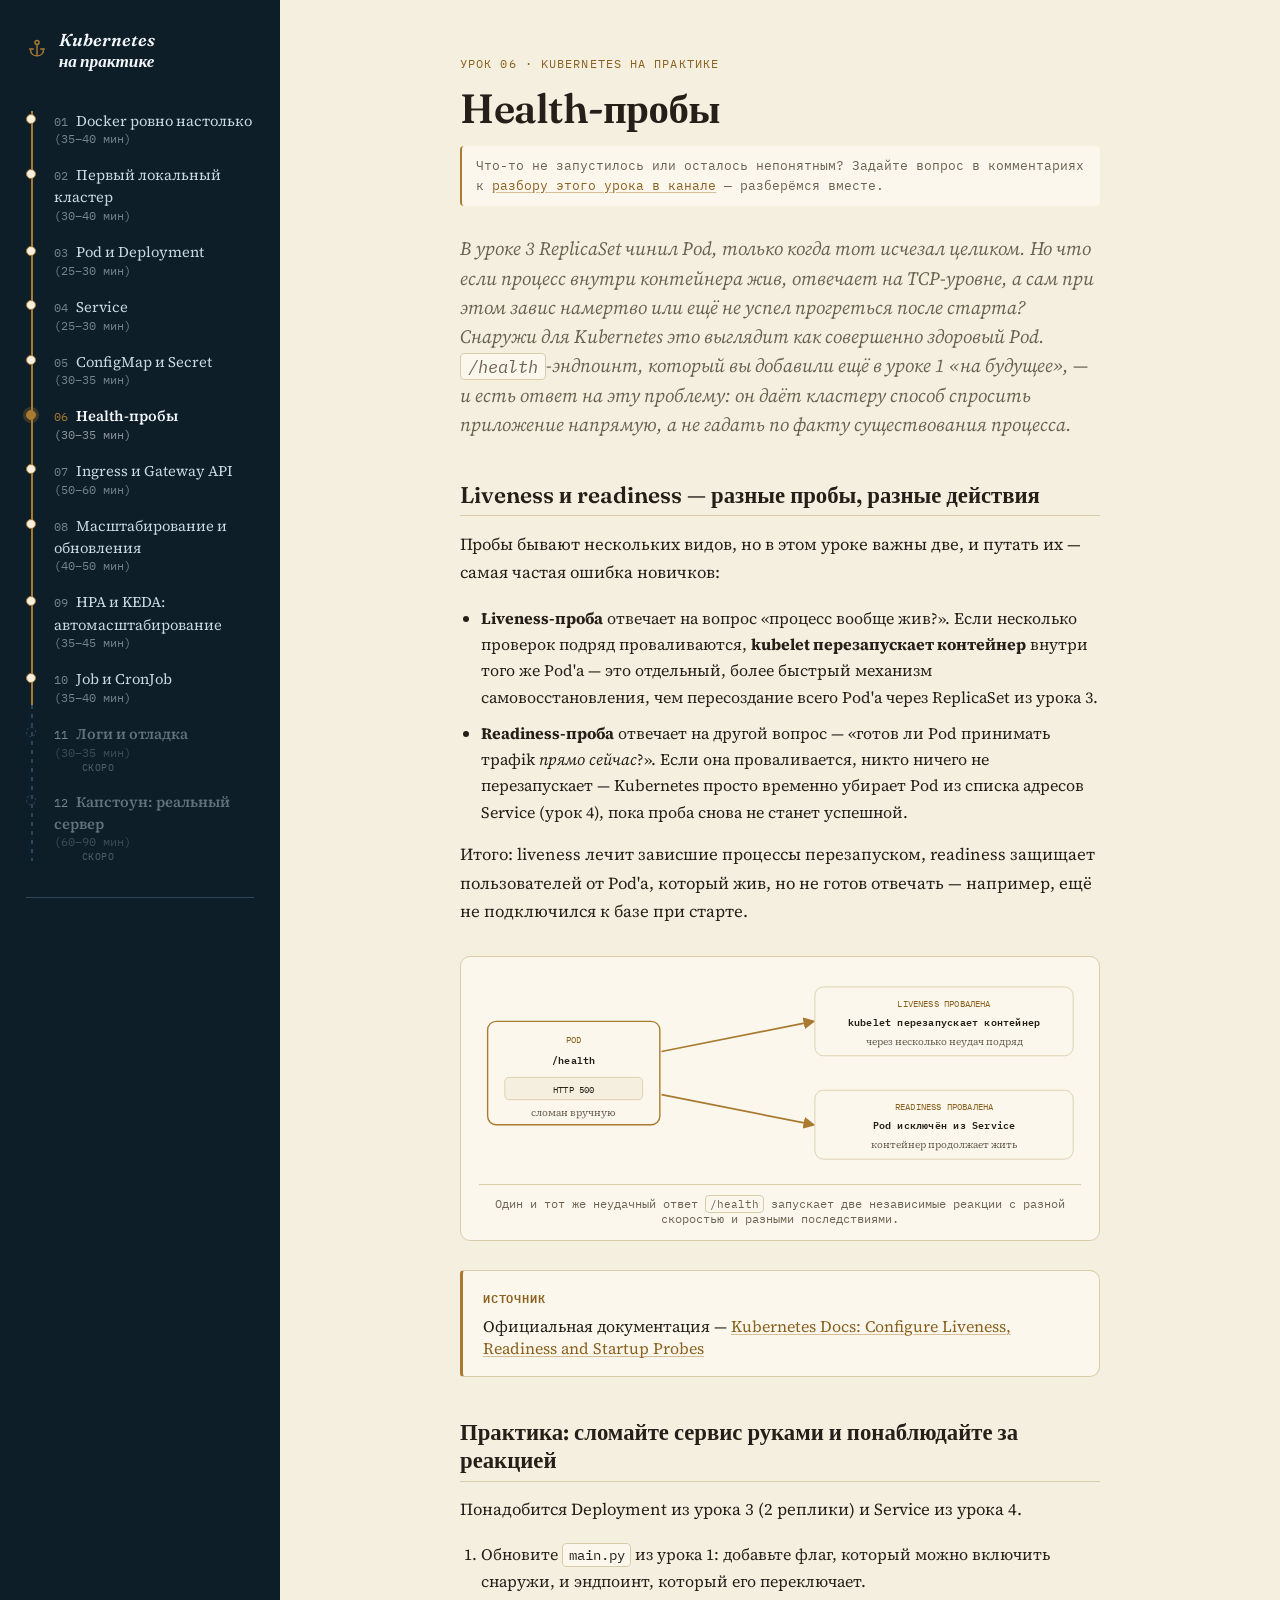
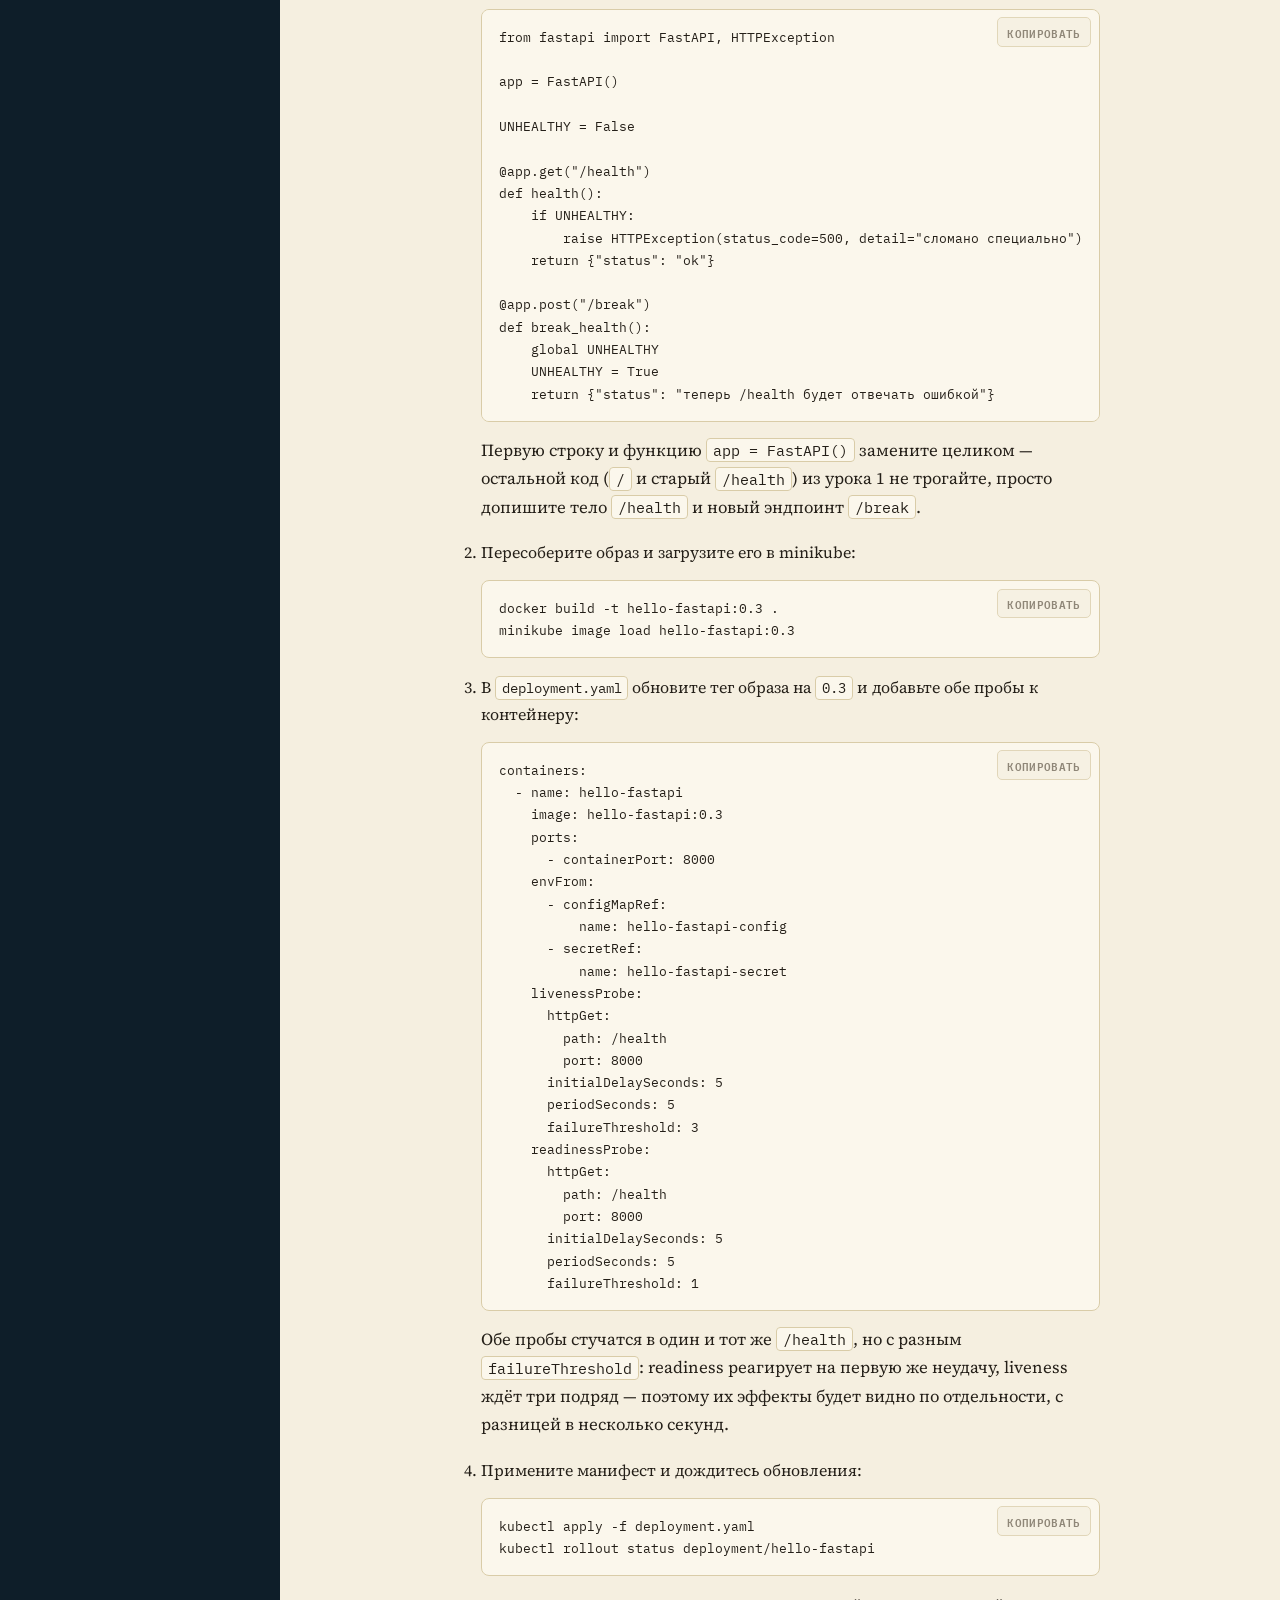
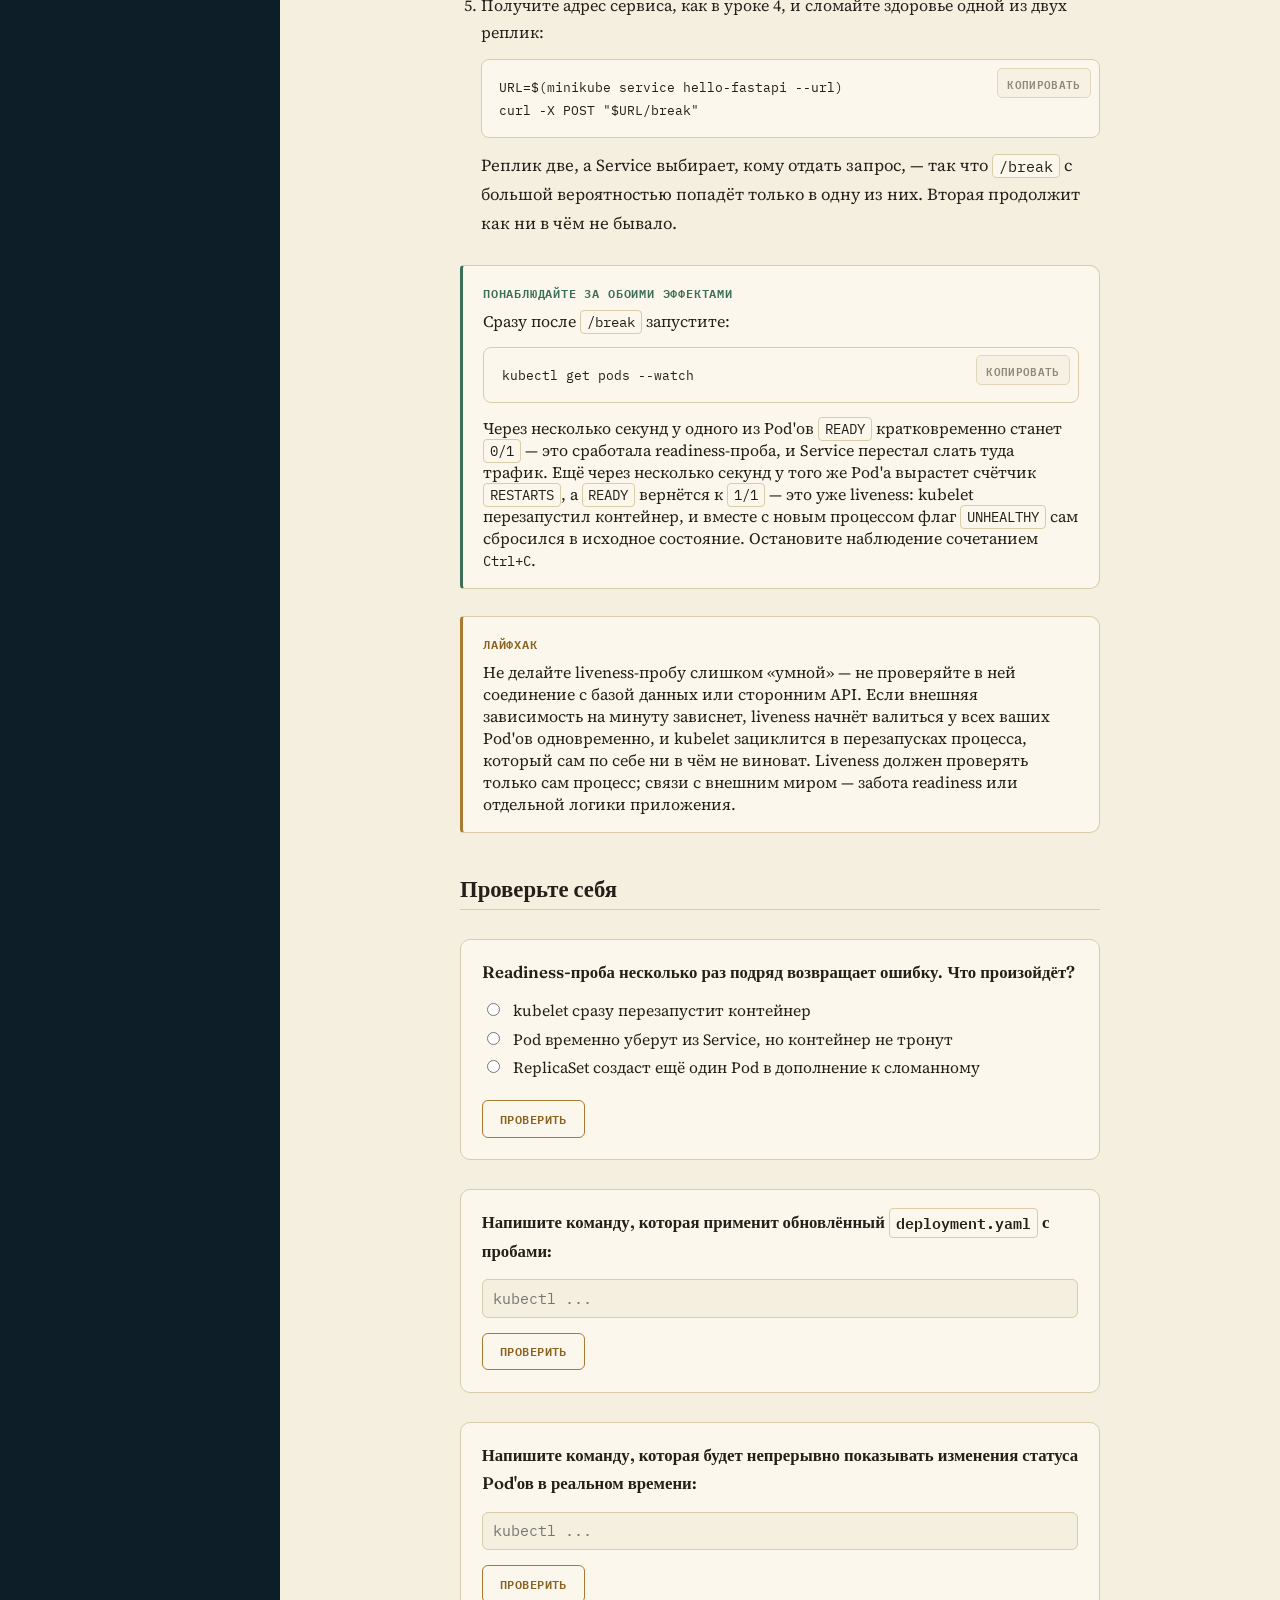
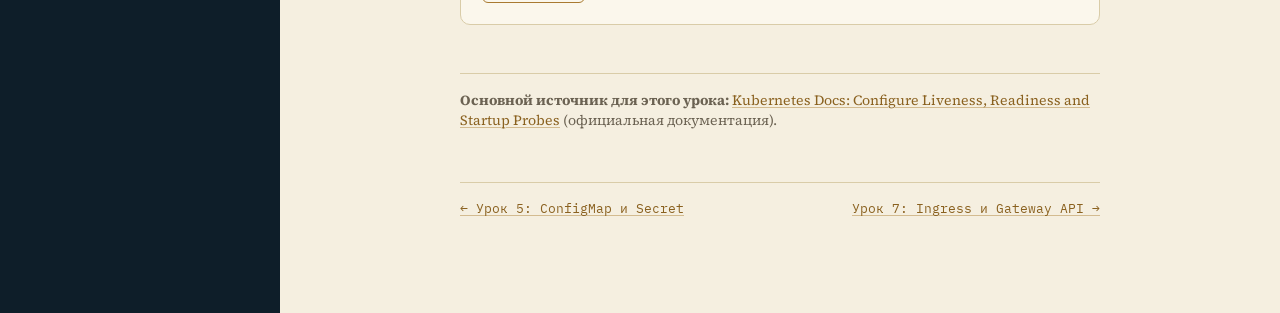
<file: lessons/0006-health-probes.html>
<!doctype html>
<html lang="ru">
<head>
<meta charset="utf-8">
<meta name="viewport" content="width=device-width, initial-scale=1">
<title>Урок 6 · Health-пробы</title>
<meta name="description" content="Liveness и readiness пробы: чем перезапуск контейнера отличается от исключения из Service, и как настроить обе проверки на примере FastAPI-эндпоинта /health.">
<link rel="icon" type="image/x-icon" href="../favicon.ico">
<link rel="icon" type="image/png" sizes="32x32" href="../assets/favicon-32.png">
<link rel="icon" type="image/png" sizes="16x16" href="../assets/favicon-16.png">
<link rel="apple-touch-icon" sizes="180x180" href="../assets/favicon-180.png">
<link rel="preconnect" href="https://fonts.googleapis.com">
<link rel="preconnect" href="https://fonts.gstatic.com" crossorigin>
<link href="https://fonts.googleapis.com/css2?family=Fraunces:ital,opsz,wght@0,9..144,500;0,9..144,600;0,9..144,700;1,9..144,500&family=Source+Serif+4:ital,opsz,wght@0,8..60,400;0,8..60,600;1,8..60,400&family=IBM+Plex+Mono:wght@400;500;600&display=swap" rel="stylesheet">
<link rel="stylesheet" href="../assets/style.css">
</head>
<body>
<div class="shell">
  <aside class="chart-nav">
    <a class="brand" href="../index.html">
      <span class="brand-mark" aria-hidden="true">
        <svg width="22" height="22" viewBox="0 0 24 24" fill="none" stroke="currentColor" stroke-width="1.6" stroke-linecap="round" stroke-linejoin="round"><circle cx="12" cy="5" r="2.2"/><line x1="12" y1="7.2" x2="12" y2="19"/><path d="M5 13c0 4 3 6.5 7 6.5s7-2.5 7-6.5"/><line x1="4" y1="12" x2="8" y2="12"/><line x1="16" y1="12" x2="20" y2="12"/></svg>
      </span>
      <span class="brand-word">
        <span class="brand-title">Kubernetes<br>на практике</span>
      </span>
    </a>

    <details class="route-toggle" open>
      <summary class="route-summary">
        <span>Маршрут курса</span>
        <span class="route-progress" data-route-progress>6 / 10</span>
      </summary>
      <nav id="course-route" data-current="6" data-base=""></nav>
    </details>

    <div class="ref-section">
      <p class="ref-heading">Справочники</p>
      <nav id="course-references" data-base="../reference/"></nav>
    </div>

    <div class="chart-footer">
      <div class="chart-footer-group">
        <span class="chart-footer-label">Сообщество</span>
        <a class="chart-channel" href="https://t.me/python_simple" target="_blank" rel="noopener">
          <img class="chart-channel-avatar" src="../assets/pythonsimple.png" alt="">
          <span>Обсуждение · @python_simple</span>
        </a>
      </div>
    </div>
  </aside>

  <main class="page-frame">
    <article class="page">
      <p class="kicker">Урок 06 · Kubernetes на практике</p>
      <h1>Health-пробы</h1>
      <p class="lesson-help">Что-то не запустилось или осталось непонятным? Задайте вопрос в комментариях к <a href="https://t.me/python_simple/354" target="_blank" rel="noopener">разбору этого урока в канале</a> — разберёмся вместе.</p>
      <p class="lede">В уроке 3 ReplicaSet чинил Pod, только когда тот исчезал целиком. Но что если процесс внутри контейнера жив, отвечает на TCP-уровне, а сам при этом завис намертво или ещё не успел прогреться после старта? Снаружи для Kubernetes это выглядит как совершенно здоровый Pod. <code>/health</code>-эндпоинт, который вы добавили ещё в уроке 1 «на будущее», — и есть ответ на эту проблему: он даёт кластеру способ спросить приложение напрямую, а не гадать по факту существования процесса.</p>

      <h2>Liveness и readiness — разные пробы, разные действия</h2>
      <p>Пробы бывают нескольких видов, но в этом уроке важны две, и путать их — самая частая ошибка новичков:</p>
      <ul>
        <li><strong>Liveness-проба</strong> отвечает на вопрос «процесс вообще жив?». Если несколько проверок подряд проваливаются, <strong>kubelet перезапускает контейнер</strong> внутри того же Pod'а — это отдельный, более быстрый механизм самовосстановления, чем пересоздание всего Pod'а через ReplicaSet из урока 3.</li>
        <li><strong>Readiness-проба</strong> отвечает на другой вопрос — «готов ли Pod принимать трафik <em>прямо сейчас</em>?». Если она проваливается, никто ничего не перезапускает — Kubernetes просто временно убирает Pod из списка адресов Service (урок 4), пока проба снова не станет успешной.</li>
      </ul>
      <p>Итого: liveness лечит зависшие процессы перезапуском, readiness защищает пользователей от Pod'а, который жив, но не готов отвечать — например, ещё не подключился к базе при старте.</p>

      <figure class="diagram-figure">
        <svg viewBox="0 0 700 230" role="img" aria-labelledby="probe-diagram-title" xmlns="http://www.w3.org/2000/svg">
          <title id="probe-diagram-title">Схема: один и тот же провал /health приводит к двум разным реакциям — перезапуску от liveness и исключению из Service от readiness</title>
          <defs>
            <marker id="arrow6" viewBox="0 0 10 10" refX="8" refY="5" markerWidth="7" markerHeight="7" orient="auto-start-reverse">
              <path d="M0,0 L10,5 L0,10 z" fill="var(--brass)"></path>
            </marker>
          </defs>

          <rect x="10" y="55" width="200" height="120" rx="10" fill="var(--paper-card)" stroke="var(--brass)" stroke-width="1.6"></rect>
          <text x="110" y="80" text-anchor="middle" class="diagram-note" fill="var(--brass-strong)">POD</text>
          <text x="110" y="105" text-anchor="middle" class="diagram-title" fill="var(--text)">/health</text>
          <rect x="30" y="120" width="160" height="26" rx="5" fill="var(--paper)" stroke="var(--paper-line)"></rect>
          <text x="110" y="138" text-anchor="middle" class="diagram-note" fill="var(--text)">HTTP 500</text>
          <text x="110" y="165" text-anchor="middle" class="diagram-sub" fill="var(--text-muted)">сломан вручную</text>

          <line x1="212" y1="90" x2="388" y2="55" stroke="var(--brass)" stroke-width="2" marker-end="url(#arrow6)"></line>
          <line x1="212" y1="140" x2="388" y2="175" stroke="var(--brass)" stroke-width="2" marker-end="url(#arrow6)"></line>

          <rect x="390" y="15" width="300" height="80" rx="10" fill="var(--paper-card)" stroke="var(--paper-line)"></rect>
          <text x="540" y="38" text-anchor="middle" class="diagram-note" fill="var(--brass-strong)">LIVENESS ПРОВАЛЕНА</text>
          <text x="540" y="60" text-anchor="middle" class="diagram-title" fill="var(--text)">kubelet перезапускает контейнер</text>
          <text x="540" y="82" text-anchor="middle" class="diagram-sub" fill="var(--text-muted)">через несколько неудач подряд</text>

          <rect x="390" y="135" width="300" height="80" rx="10" fill="var(--paper-card)" stroke="var(--paper-line)"></rect>
          <text x="540" y="158" text-anchor="middle" class="diagram-note" fill="var(--brass-strong)">READINESS ПРОВАЛЕНА</text>
          <text x="540" y="180" text-anchor="middle" class="diagram-title" fill="var(--text)">Pod исключён из Service</text>
          <text x="540" y="202" text-anchor="middle" class="diagram-sub" fill="var(--text-muted)">контейнер продолжает жить</text>
        </svg>
        <figcaption>Один и тот же неудачный ответ <code>/health</code> запускает две независимые реакции с разной скоростью и разными последствиями.</figcaption>
      </figure>

      <div class="callout">
        <span class="callout-label">Источник</span>
        Официальная документация — <a href="https://kubernetes.io/docs/tasks/configure-pod-container/configure-liveness-readiness-startup-probes/" target="_blank" rel="noopener">Kubernetes Docs: Configure Liveness, Readiness and Startup Probes</a>
      </div>

      <h2>Практика: сломайте сервис руками и понаблюдайте за реакцией</h2>
      <p>Понадобится Deployment из урока 3 (2 реплики) и Service из урока 4.</p>

      <ol class="steps">
        <li>
          Обновите <code>main.py</code> из урока 1: добавьте флаг, который можно включить снаружи, и эндпоинт, который его переключает.
          <pre><code>from fastapi import FastAPI, HTTPException

app = FastAPI()

UNHEALTHY = False

@app.get("/health")
def health():
    if UNHEALTHY:
        raise HTTPException(status_code=500, detail="сломано специально")
    return {"status": "ok"}

@app.post("/break")
def break_health():
    global UNHEALTHY
    UNHEALTHY = True
    return {"status": "теперь /health будет отвечать ошибкой"}</code></pre>
          <p>Первую строку и функцию <code>app = FastAPI()</code> замените целиком — остальной код (<code>/</code> и старый <code>/health</code>) из урока 1 не трогайте, просто допишите тело <code>/health</code> и новый эндпоинт <code>/break</code>.</p>
        </li>
        <li>
          Пересоберите образ и загрузите его в minikube:
          <pre><code>docker build -t hello-fastapi:0.3 .
minikube image load hello-fastapi:0.3</code></pre>
        </li>
        <li>
          В <code>deployment.yaml</code> обновите тег образа на <code>0.3</code> и добавьте обе пробы к контейнеру:
          <pre><code>containers:
  - name: hello-fastapi
    image: hello-fastapi:0.3
    ports:
      - containerPort: 8000
    envFrom:
      - configMapRef:
          name: hello-fastapi-config
      - secretRef:
          name: hello-fastapi-secret
    livenessProbe:
      httpGet:
        path: /health
        port: 8000
      initialDelaySeconds: 5
      periodSeconds: 5
      failureThreshold: 3
    readinessProbe:
      httpGet:
        path: /health
        port: 8000
      initialDelaySeconds: 5
      periodSeconds: 5
      failureThreshold: 1</code></pre>
          <p>Обе пробы стучатся в один и тот же <code>/health</code>, но с разным <code>failureThreshold</code>: readiness реагирует на первую же неудачу, liveness ждёт три подряд — поэтому их эффекты будет видно по отдельности, с разницей в несколько секунд.</p>
        </li>
        <li>
          Примените манифест и дождитесь обновления:
          <pre><code>kubectl apply -f deployment.yaml
kubectl rollout status deployment/hello-fastapi</code></pre>
        </li>
        <li>
          Получите адрес сервиса, как в уроке 4, и сломайте здоровье одной из двух реплик:
          <pre><code>URL=$(minikube service hello-fastapi --url)
curl -X POST "$URL/break"</code></pre>
          <p>Реплик две, а Service выбирает, кому отдать запрос, — так что <code>/break</code> с большой вероятностью попадёт только в одну из них. Вторая продолжит как ни в чём не бывало.</p>
        </li>
      </ol>

      <div class="callout win">
        <span class="callout-label">Понаблюдайте за обоими эффектами</span>
        Сразу после <code>/break</code> запустите:
        <pre><code>kubectl get pods --watch</code></pre>
        Через несколько секунд у одного из Pod'ов <code>READY</code> кратковременно станет <code>0/1</code> — это сработала readiness-проба, и Service перестал слать туда трафик. Ещё через несколько секунд у того же Pod'а вырастет счётчик <code>RESTARTS</code>, а <code>READY</code> вернётся к <code>1/1</code> — это уже liveness: kubelet перезапустил контейнер, и вместе с новым процессом флаг <code>UNHEALTHY</code> сам сбросился в исходное состояние. Остановите наблюдение сочетанием <kbd>Ctrl+C</kbd>.
      </div>

      <div class="callout">
        <span class="callout-label">Лайфхак</span>
        Не делайте liveness-пробу слишком «умной» — не проверяйте в ней соединение с базой данных или сторонним API. Если внешняя зависимость на минуту зависнет, liveness начнёт валиться у всех ваших Pod'ов одновременно, и kubelet зациклится в перезапусках процесса, который сам по себе ни в чём не виноват. Liveness должен проверять только сам процесс; связи с внешним миром — забота readiness или отдельной логики приложения.
      </div>

      <h2>Проверьте себя</h2>

      <div class="quiz" data-quiz="mc">
        <p class="quiz-question">Readiness-проба несколько раз подряд возвращает ошибку. Что произойдёт?</p>
        <label class="quiz-option"><input type="radio" name="q1" value="a"> kubelet сразу перезапустит контейнер</label>
        <label class="quiz-option"><input type="radio" name="q1" value="b" data-correct="true"> Pod временно уберут из Service, но контейнер не тронут</label>
        <label class="quiz-option"><input type="radio" name="q1" value="c"> ReplicaSet создаст ещё один Pod в дополнение к сломанному</label>
        <button class="quiz-check">Проверить</button>
        <p class="quiz-feedback" hidden></p>
      </div>

      <div class="quiz quiz-recall" data-quiz="recall" data-answer="kubectl apply -f deployment.yaml">
        <p class="quiz-question">Напишите команду, которая применит обновлённый <code>deployment.yaml</code> с пробами:</p>
        <input type="text" class="quiz-input" placeholder="kubectl ...">
        <button class="quiz-check">Проверить</button>
        <p class="quiz-feedback" hidden></p>
      </div>

      <div class="quiz quiz-recall" data-quiz="recall" data-answer="kubectl get pods --watch">
        <p class="quiz-question">Напишите команду, которая будет непрерывно показывать изменения статуса Pod'ов в реальном времени:</p>
        <input type="text" class="quiz-input" placeholder="kubectl ...">
        <button class="quiz-check">Проверить</button>
        <p class="quiz-feedback" hidden></p>
      </div>

      <footer class="sources">
        <strong>Основной источник для этого урока:</strong> <a href="https://kubernetes.io/docs/tasks/configure-pod-container/configure-liveness-readiness-startup-probes/" target="_blank" rel="noopener">Kubernetes Docs: Configure Liveness, Readiness and Startup Probes</a> (официальная документация).
      </footer>

      <nav class="lesson-nav">
        <span><a href="../lessons/0005-configmap-secret.html">← Урок 5: ConfigMap и Secret</a></span>
        <span><a href="../lessons/0007-ingress.html">Урок 7: Ingress и Gateway API →</a></span>
      </nav>
    </article>
  </main>
</div>
<script src="../assets/nav.js"></script>
<script src="../assets/quiz.js"></script>
<script src="../assets/copy.js"></script>
</body>
</html>
</file>
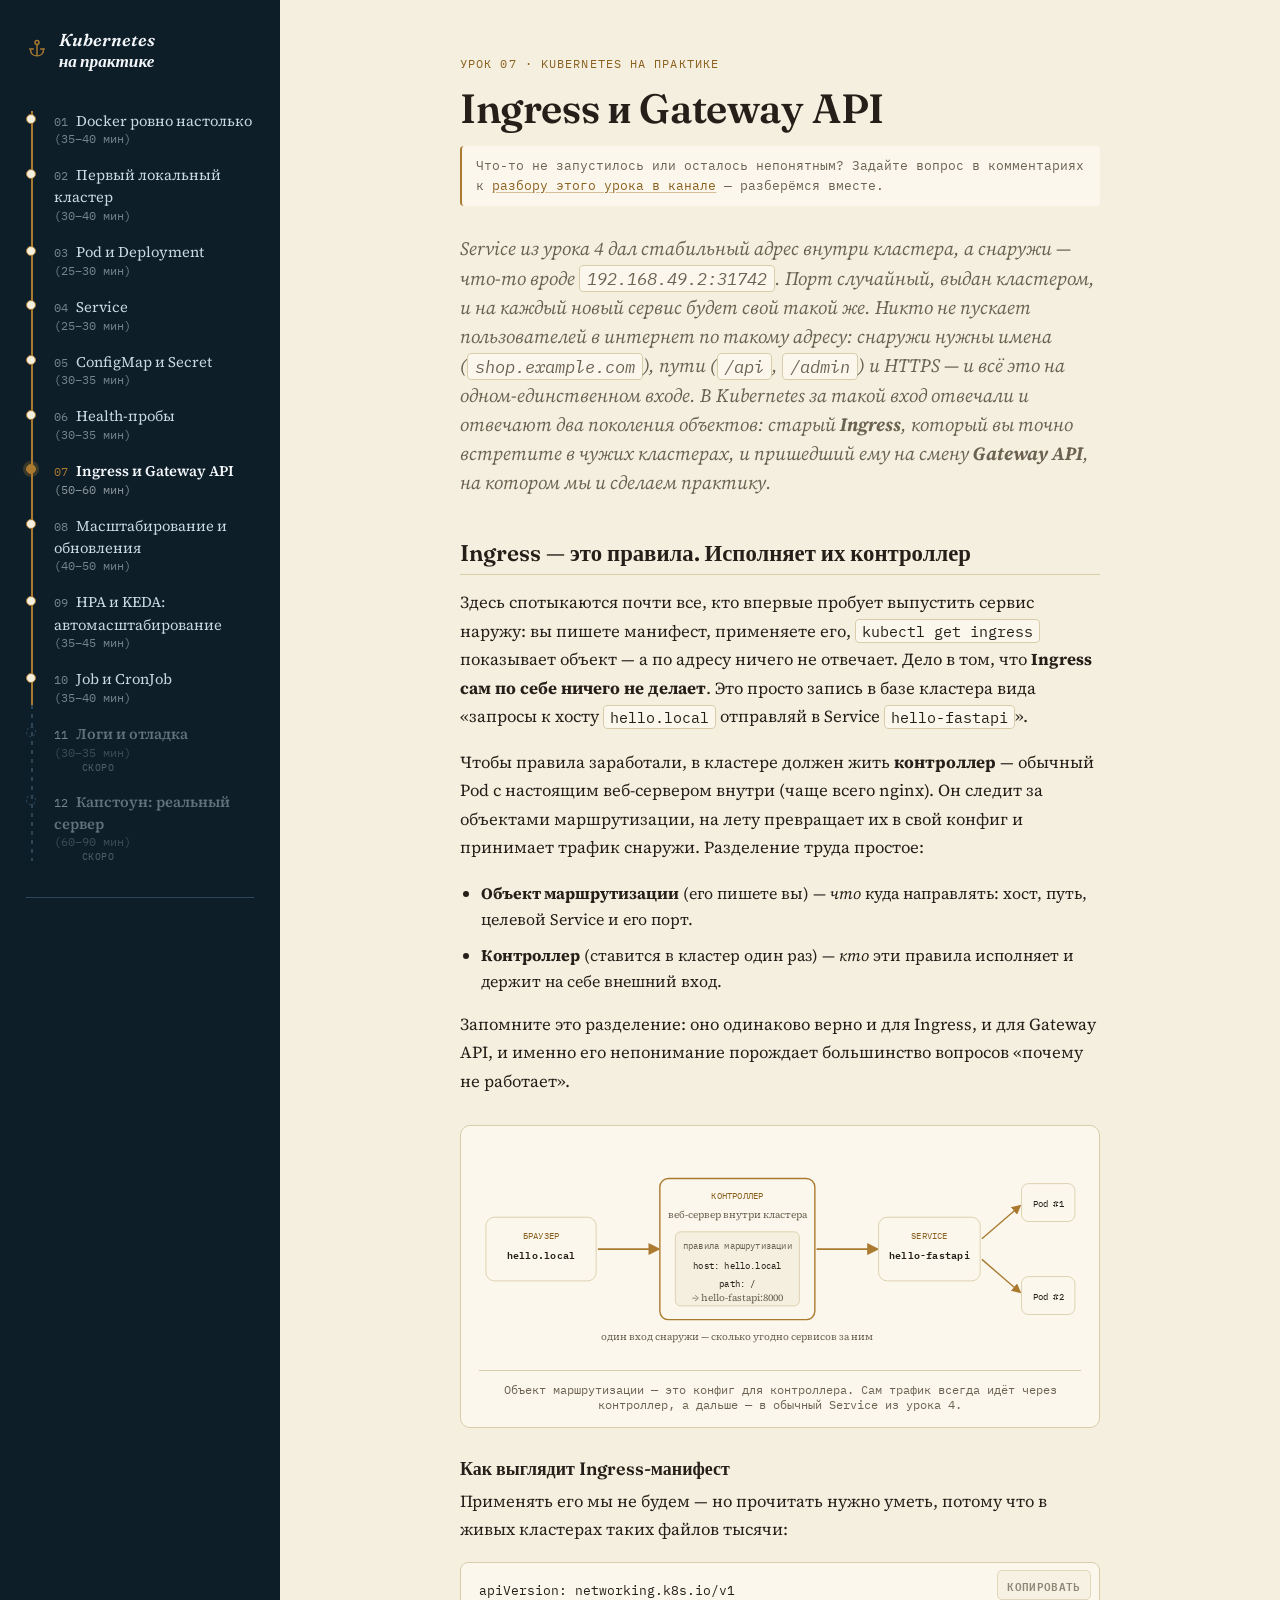
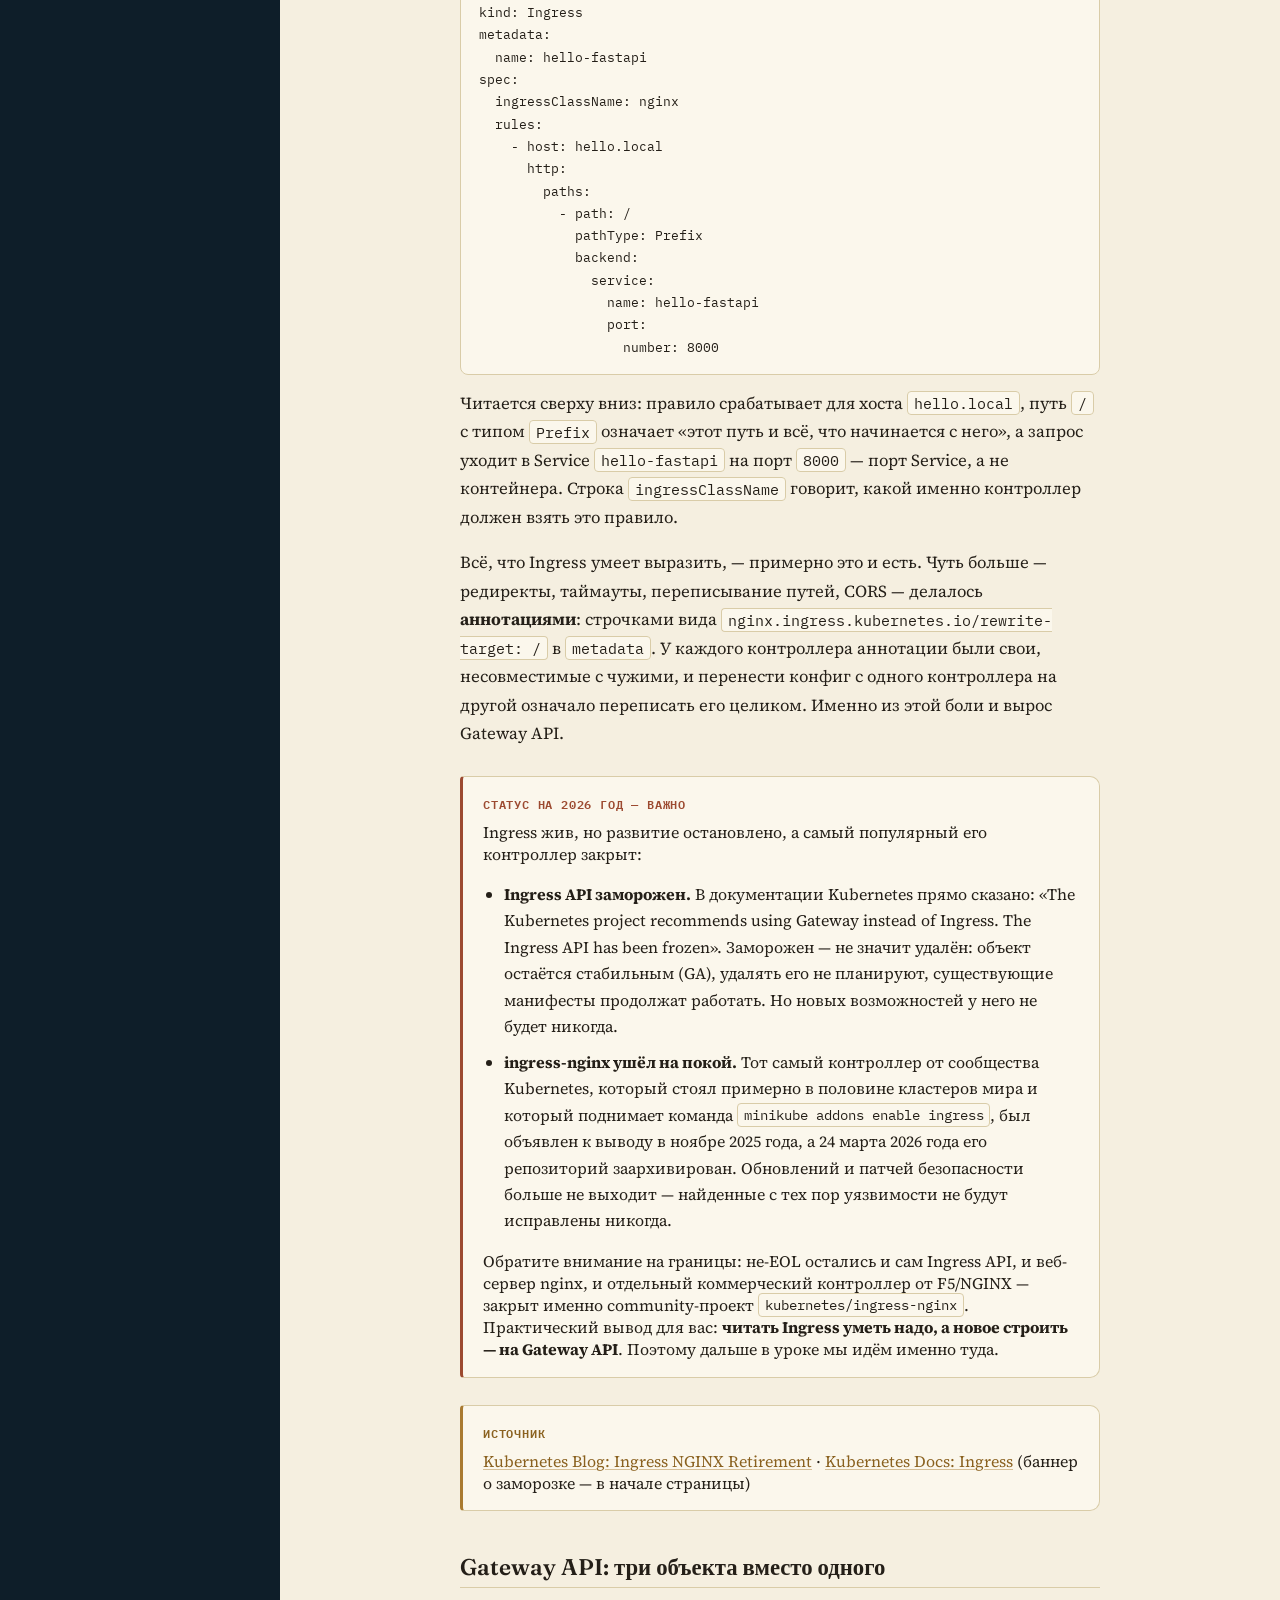
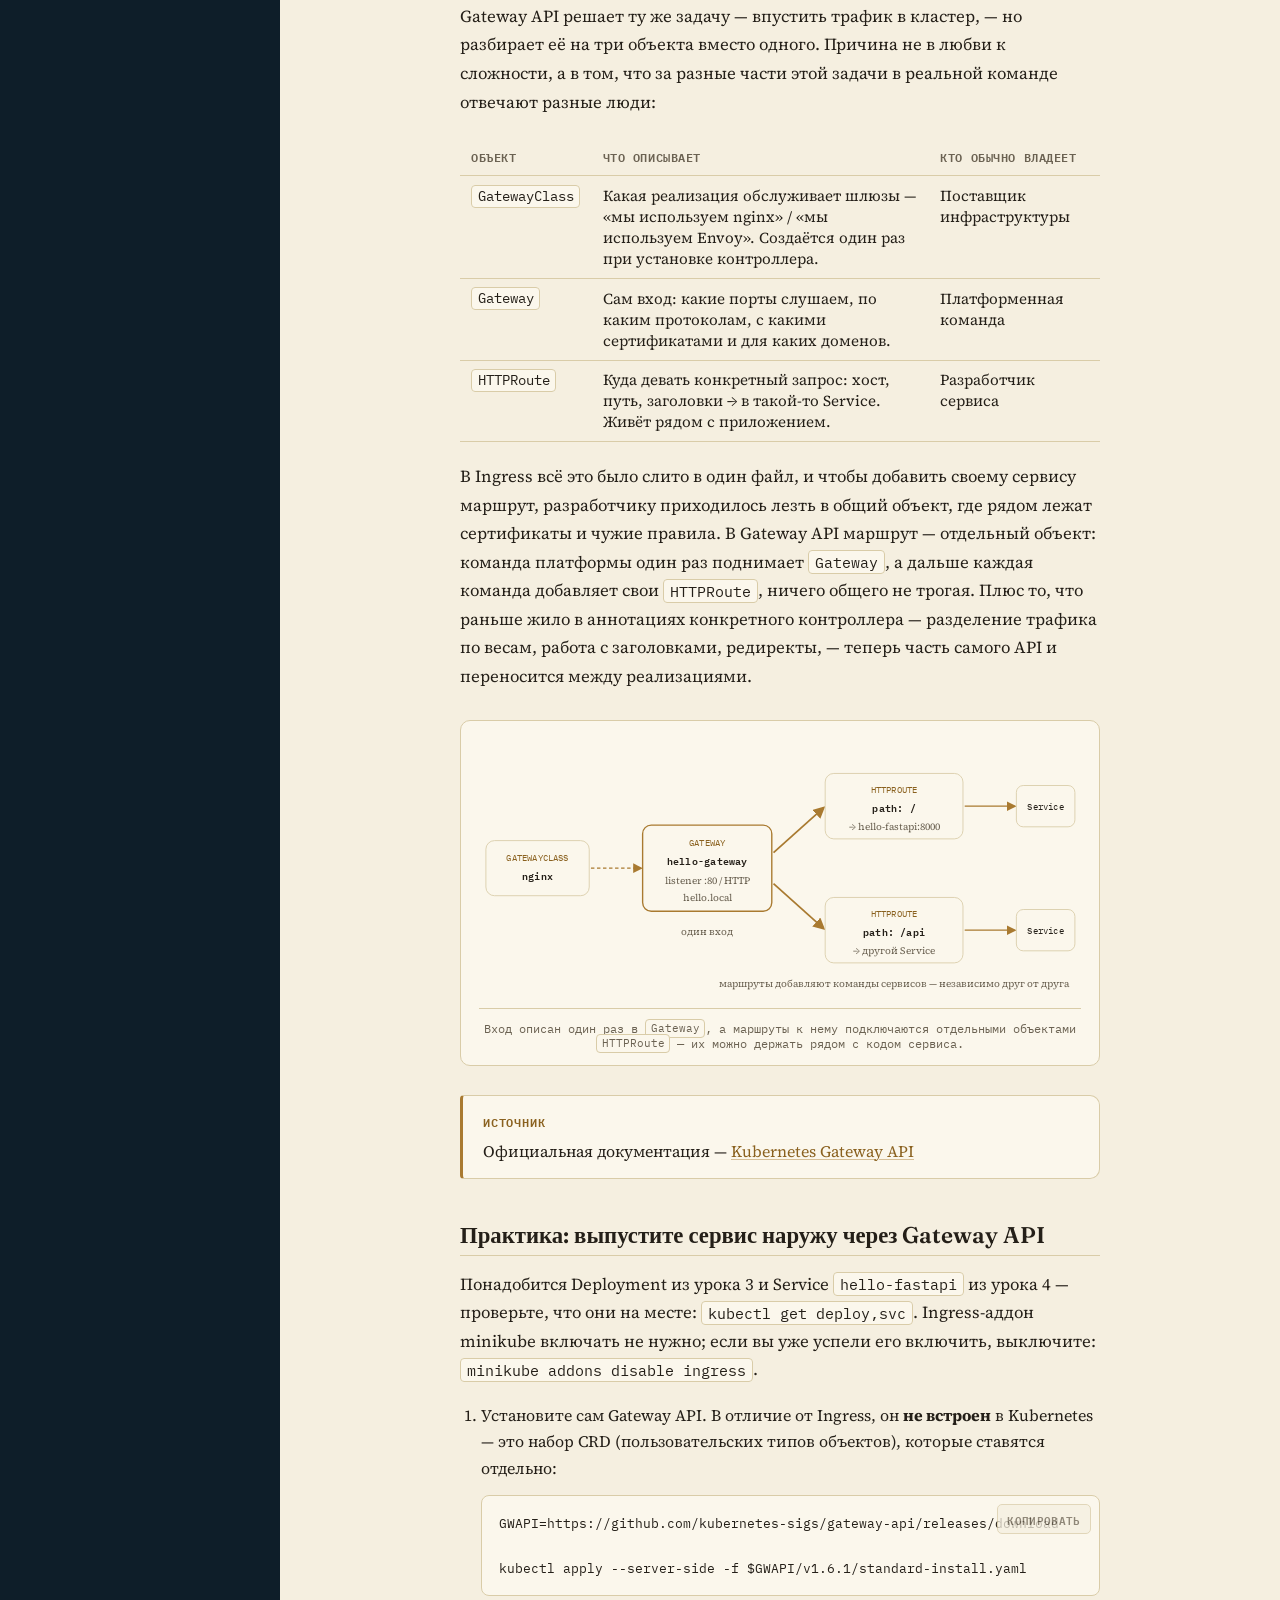
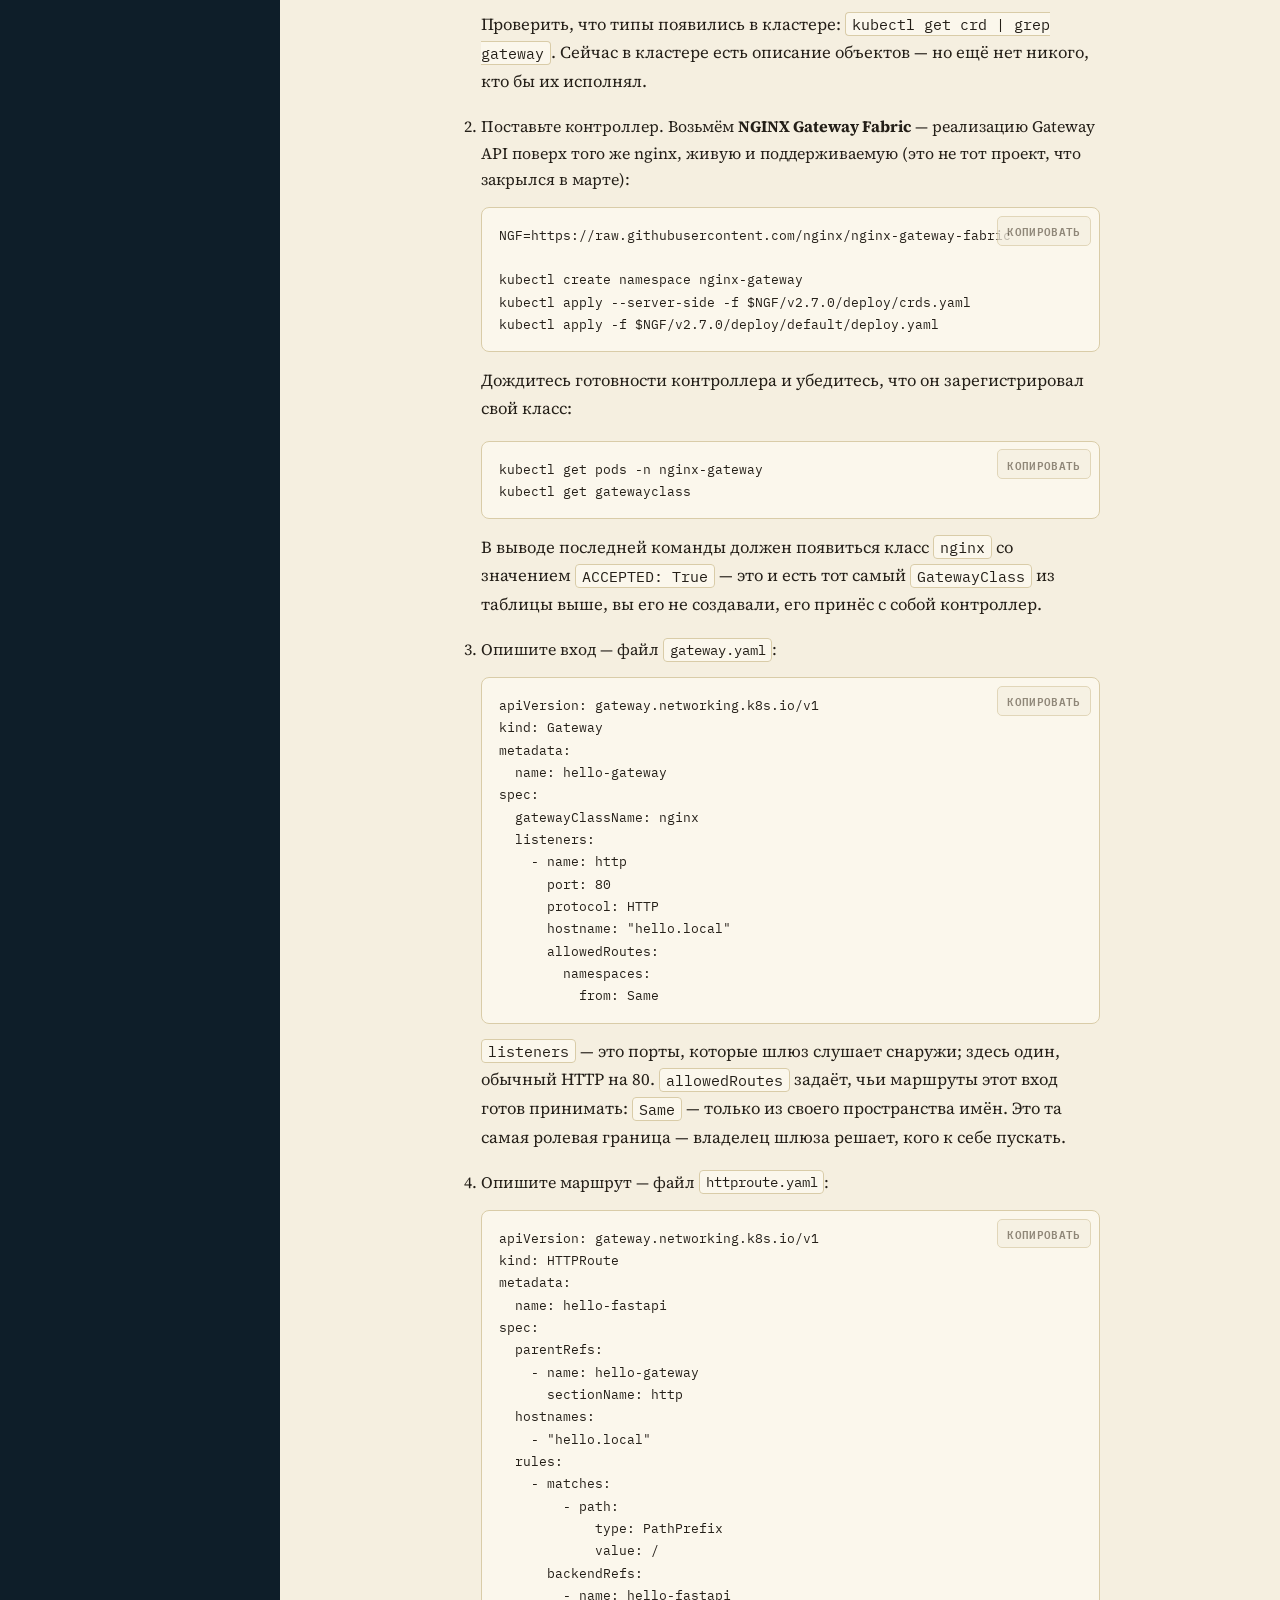
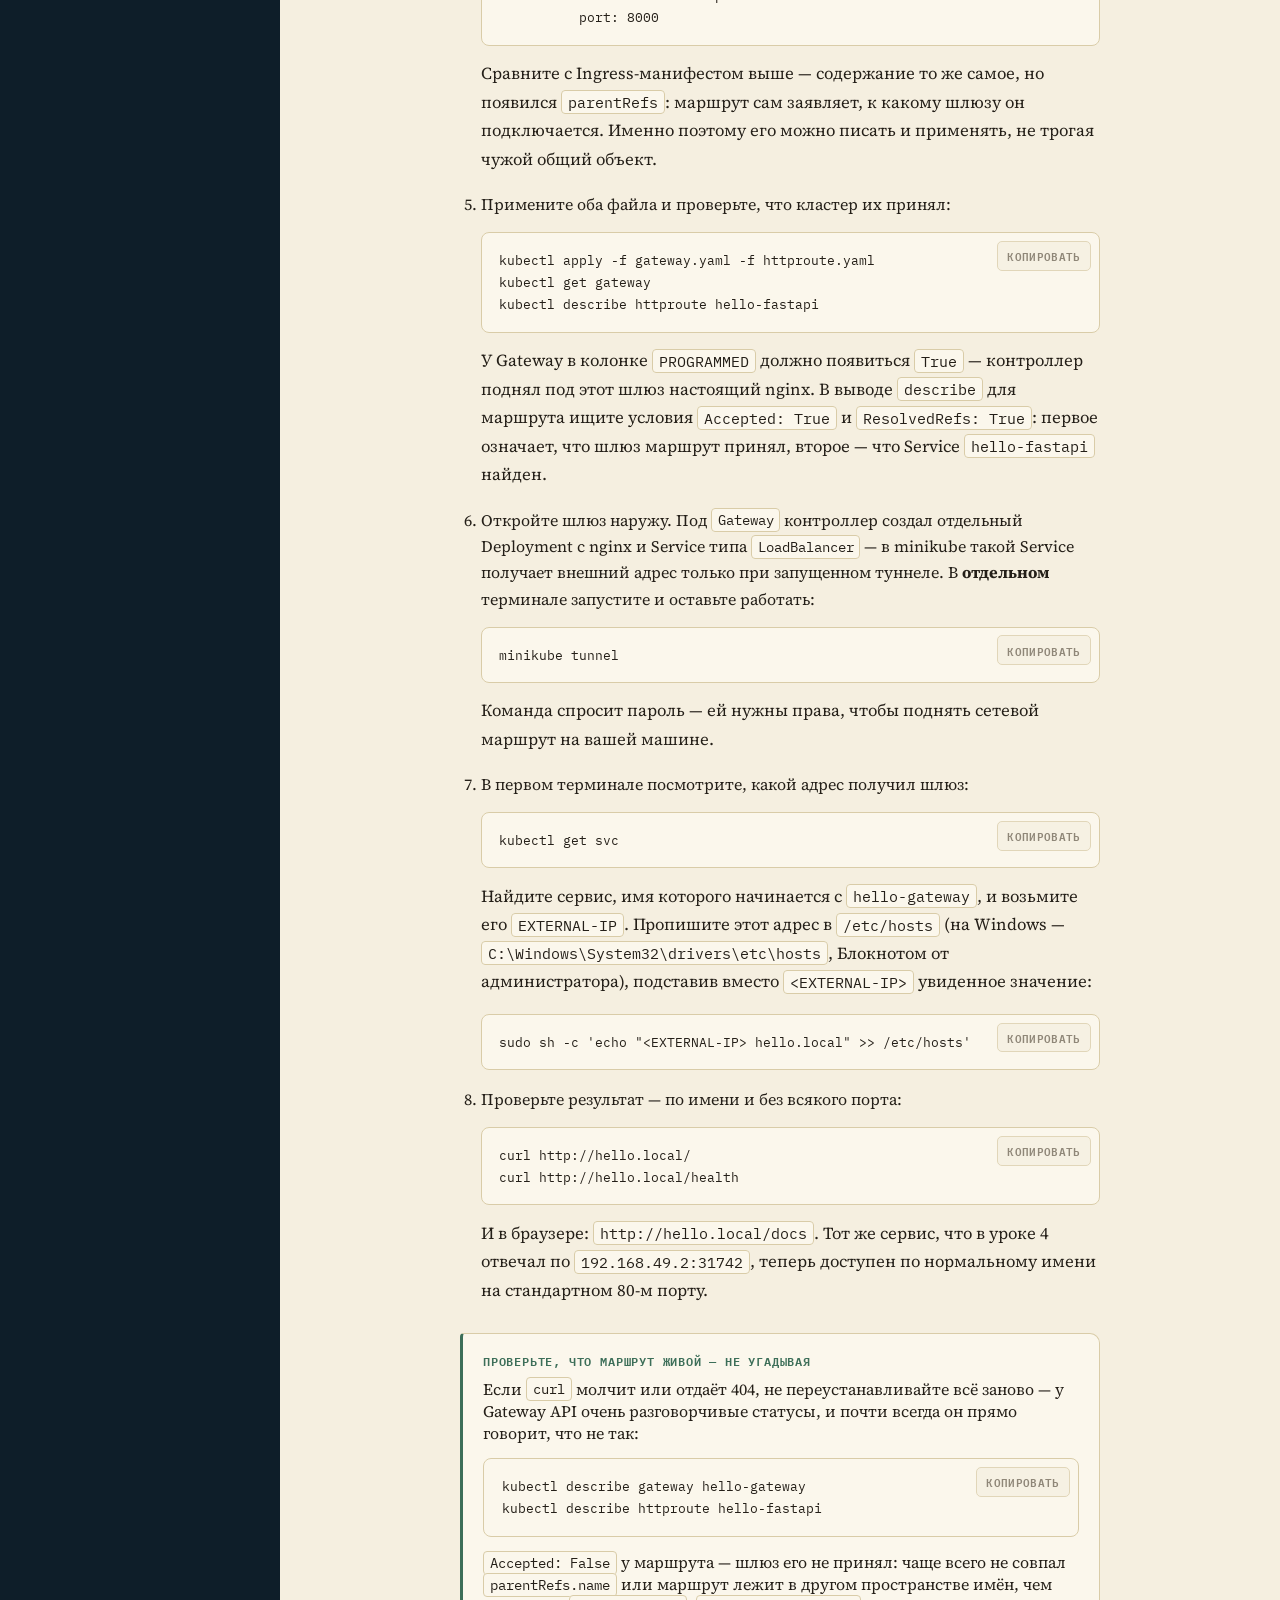
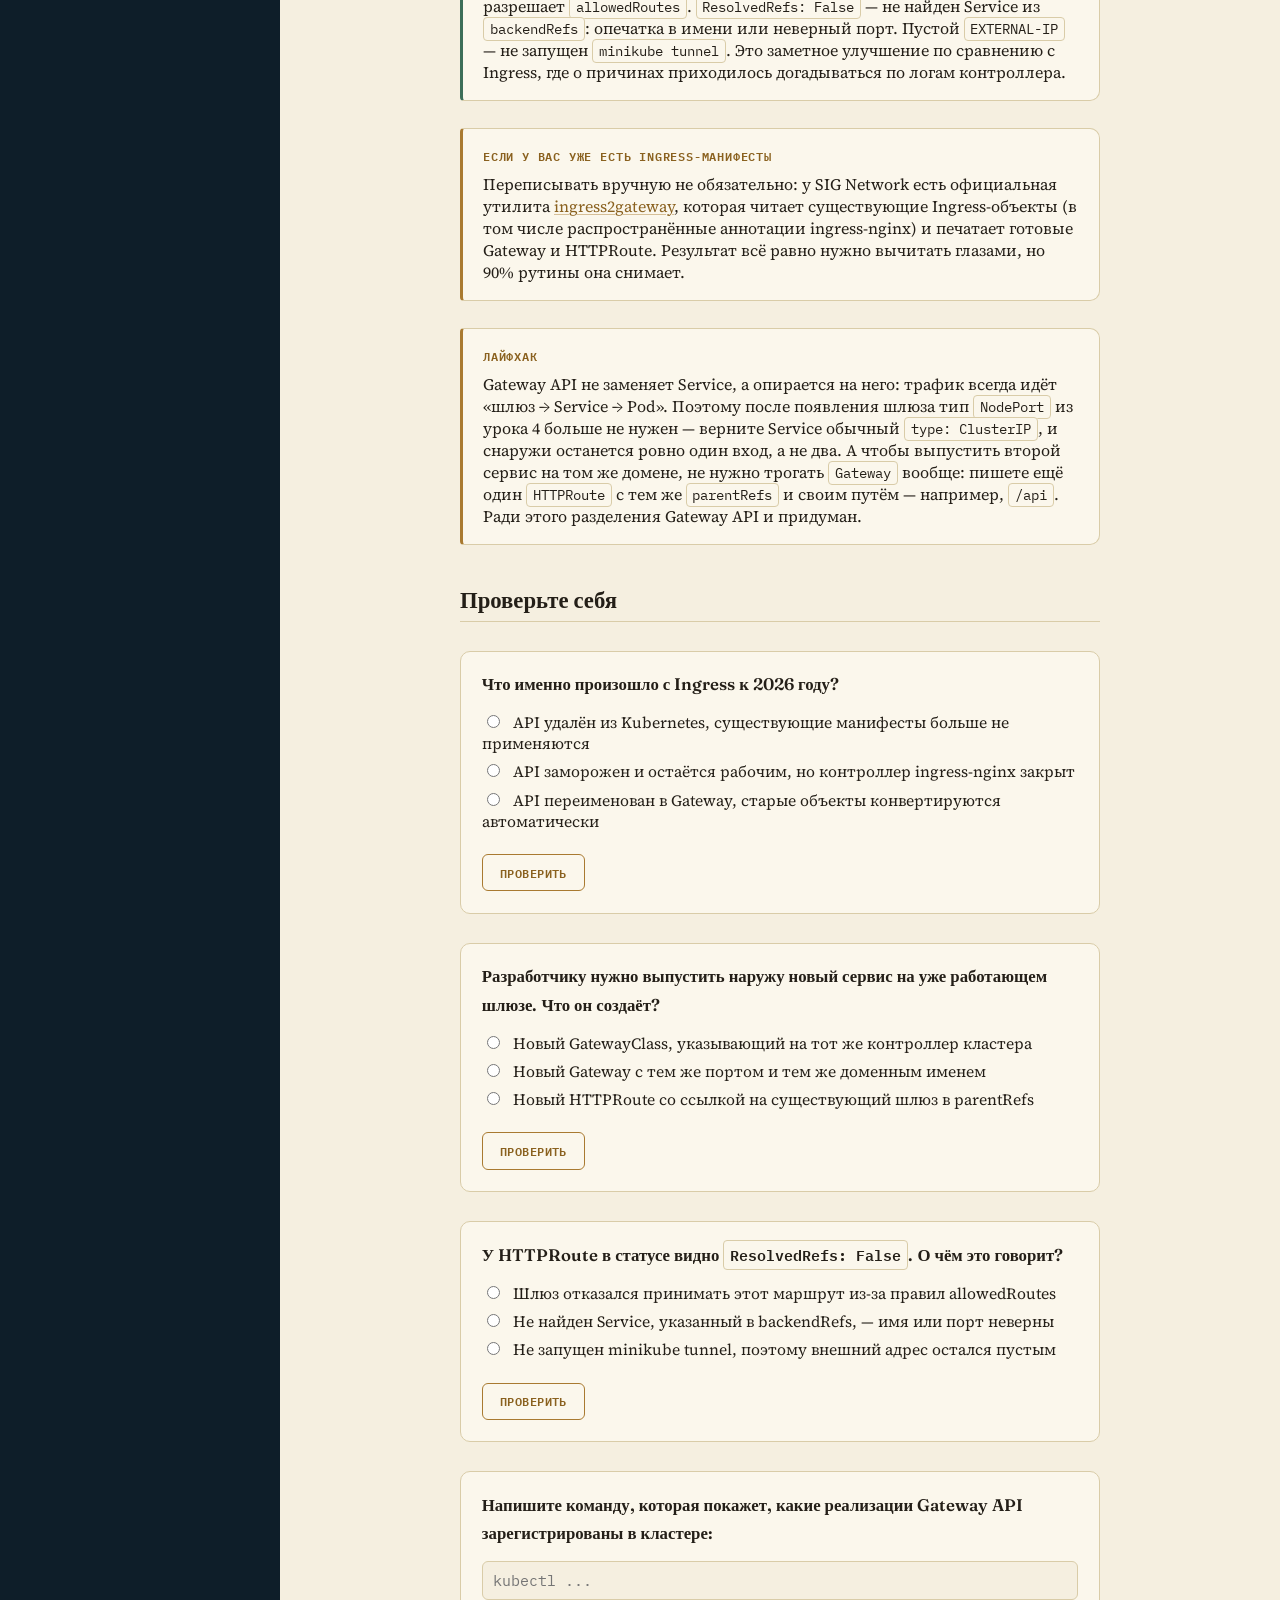
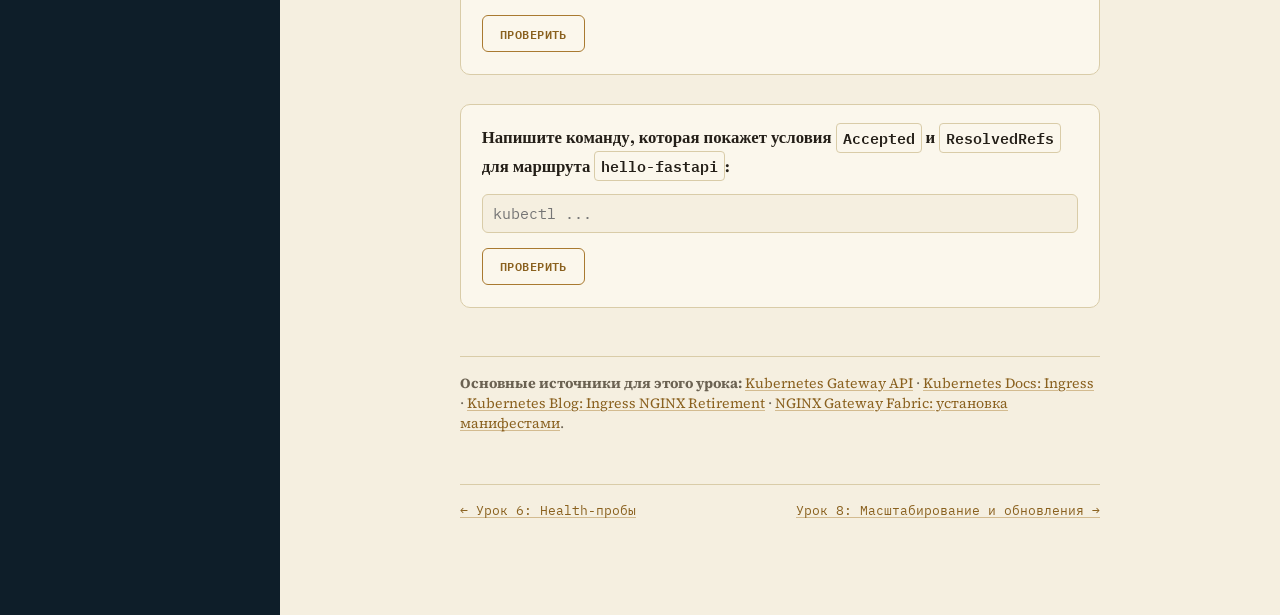
<file: lessons/0007-ingress.html>
<!doctype html>
<html lang="ru">
<head>
<meta charset="utf-8">
<meta name="viewport" content="width=device-width, initial-scale=1">
<title>Урок 7 · Ingress и Gateway API</title>
<meta name="description" content="Один вход в кластер: как читать Ingress-манифесты, почему ingress-nginx ушёл на покой в 2026 году и как выпустить сервис наружу через Gateway API — GatewayClass, Gateway и HTTPRoute на практике в minikube.">
<link rel="icon" type="image/x-icon" href="../favicon.ico">
<link rel="icon" type="image/png" sizes="32x32" href="../assets/favicon-32.png">
<link rel="icon" type="image/png" sizes="16x16" href="../assets/favicon-16.png">
<link rel="apple-touch-icon" sizes="180x180" href="../assets/favicon-180.png">
<link rel="preconnect" href="https://fonts.googleapis.com">
<link rel="preconnect" href="https://fonts.gstatic.com" crossorigin>
<link href="https://fonts.googleapis.com/css2?family=Fraunces:ital,opsz,wght@0,9..144,500;0,9..144,600;0,9..144,700;1,9..144,500&family=Source+Serif+4:ital,opsz,wght@0,8..60,400;0,8..60,600;1,8..60,400&family=IBM+Plex+Mono:wght@400;500;600&display=swap" rel="stylesheet">
<link rel="stylesheet" href="../assets/style.css">
</head>
<body>
<div class="shell">
  <aside class="chart-nav">
    <a class="brand" href="../index.html">
      <span class="brand-mark" aria-hidden="true">
        <svg width="22" height="22" viewBox="0 0 24 24" fill="none" stroke="currentColor" stroke-width="1.6" stroke-linecap="round" stroke-linejoin="round"><circle cx="12" cy="5" r="2.2"/><line x1="12" y1="7.2" x2="12" y2="19"/><path d="M5 13c0 4 3 6.5 7 6.5s7-2.5 7-6.5"/><line x1="4" y1="12" x2="8" y2="12"/><line x1="16" y1="12" x2="20" y2="12"/></svg>
      </span>
      <span class="brand-word">
        <span class="brand-title">Kubernetes<br>на практике</span>
      </span>
    </a>

    <details class="route-toggle" open>
      <summary class="route-summary">
        <span>Маршрут курса</span>
        <span class="route-progress" data-route-progress>7 / 10</span>
      </summary>
      <nav id="course-route" data-current="7" data-base=""></nav>
    </details>

    <div class="ref-section">
      <p class="ref-heading">Справочники</p>
      <nav id="course-references" data-base="../reference/"></nav>
    </div>

    <div class="chart-footer">
      <div class="chart-footer-group">
        <span class="chart-footer-label">Сообщество</span>
        <a class="chart-channel" href="https://t.me/python_simple" target="_blank" rel="noopener">
          <img class="chart-channel-avatar" src="../assets/pythonsimple.png" alt="">
          <span>Обсуждение · @python_simple</span>
        </a>
      </div>
    </div>
  </aside>

  <main class="page-frame">
    <article class="page">
      <p class="kicker">Урок 07 · Kubernetes на практике</p>
      <h1>Ingress и Gateway API</h1>
      <p class="lesson-help">Что-то не запустилось или осталось непонятным? Задайте вопрос в комментариях к <a href="https://t.me/python_simple/356" target="_blank" rel="noopener">разбору этого урока в канале</a> — разберёмся вместе.</p>
      <p class="lede">Service из урока 4 дал стабильный адрес внутри кластера, а снаружи — что-то вроде <code>192.168.49.2:31742</code>. Порт случайный, выдан кластером, и на каждый новый сервис будет свой такой же. Никто не пускает пользователей в интернет по такому адресу: снаружи нужны имена (<code>shop.example.com</code>), пути (<code>/api</code>, <code>/admin</code>) и HTTPS — и всё это на одном-единственном входе. В Kubernetes за такой вход отвечали и отвечают два поколения объектов: старый <strong>Ingress</strong>, который вы точно встретите в чужих кластерах, и пришедший ему на смену <strong>Gateway API</strong>, на котором мы и сделаем практику.</p>

      <h2>Ingress — это правила. Исполняет их контроллер</h2>
      <p>Здесь спотыкаются почти все, кто впервые пробует выпустить сервис наружу: вы пишете манифест, применяете его, <code>kubectl get ingress</code> показывает объект — а по адресу ничего не отвечает. Дело в том, что <strong>Ingress сам по себе ничего не делает</strong>. Это просто запись в базе кластера вида «запросы к хосту <code>hello.local</code> отправляй в Service <code>hello-fastapi</code>».</p>
      <p>Чтобы правила заработали, в кластере должен жить <strong>контроллер</strong> — обычный Pod с настоящим веб-сервером внутри (чаще всего nginx). Он следит за объектами маршрутизации, на лету превращает их в свой конфиг и принимает трафик снаружи. Разделение труда простое:</p>
      <ul>
        <li><strong>Объект маршрутизации</strong> (его пишете вы) — <em>что</em> куда направлять: хост, путь, целевой Service и его порт.</li>
        <li><strong>Контроллер</strong> (ставится в кластер один раз) — <em>кто</em> эти правила исполняет и держит на себе внешний вход.</li>
      </ul>
      <p>Запомните это разделение: оно одинаково верно и для Ingress, и для Gateway API, и именно его непонимание порождает большинство вопросов «почему не работает».</p>

      <figure class="diagram-figure">
        <svg viewBox="0 0 700 250" role="img" aria-labelledby="ingress-diagram-title" xmlns="http://www.w3.org/2000/svg">
          <title id="ingress-diagram-title">Схема: браузер обращается к hello.local, контроллер сверяется с правилами маршрутизации и направляет запрос в Service, который раздаёт его Pod'ам</title>
          <defs>
            <marker id="arrow7" viewBox="0 0 10 10" refX="8" refY="5" markerWidth="7" markerHeight="7" orient="auto-start-reverse">
              <path d="M0,0 L10,5 L0,10 z" fill="var(--brass)"></path>
            </marker>
          </defs>

          <rect x="8" y="85" width="128" height="74" rx="10" fill="var(--paper-card)" stroke="var(--paper-line)"></rect>
          <text x="72" y="110" text-anchor="middle" class="diagram-note" fill="var(--brass-strong)">БРАУЗЕР</text>
          <text x="72" y="133" text-anchor="middle" class="diagram-title" fill="var(--text)">hello.local</text>

          <line x1="138" y1="122" x2="208" y2="122" stroke="var(--brass)" stroke-width="2" marker-end="url(#arrow7)"></line>

          <rect x="210" y="40" width="180" height="164" rx="10" fill="var(--paper-card)" stroke="var(--brass)" stroke-width="1.6"></rect>
          <text x="300" y="64" text-anchor="middle" class="diagram-note" fill="var(--brass-strong)">КОНТРОЛЛЕР</text>
          <text x="300" y="86" text-anchor="middle" class="diagram-sub" fill="var(--text-muted)">веб-сервер внутри кластера</text>
          <rect x="228" y="102" width="144" height="86" rx="6" fill="var(--paper)" stroke="var(--paper-line)"></rect>
          <text x="300" y="122" text-anchor="middle" class="diagram-note" fill="var(--text-muted)">правила маршрутизации</text>
          <text x="300" y="145" text-anchor="middle" class="diagram-note" fill="var(--text)">host: hello.local</text>
          <text x="300" y="166" text-anchor="middle" class="diagram-note" fill="var(--text)">path: /</text>
          <text x="300" y="182" text-anchor="middle" class="diagram-sub" fill="var(--text-muted)">→ hello-fastapi:8000</text>

          <line x1="392" y1="122" x2="462" y2="122" stroke="var(--brass)" stroke-width="2" marker-end="url(#arrow7)"></line>

          <rect x="464" y="85" width="118" height="74" rx="10" fill="var(--paper-card)" stroke="var(--paper-line)"></rect>
          <text x="523" y="110" text-anchor="middle" class="diagram-note" fill="var(--brass-strong)">SERVICE</text>
          <text x="523" y="133" text-anchor="middle" class="diagram-title" fill="var(--text)">hello-fastapi</text>

          <line x1="584" y1="110" x2="628" y2="72" stroke="var(--brass)" stroke-width="1.6" marker-end="url(#arrow7)"></line>
          <line x1="584" y1="134" x2="628" y2="172" stroke="var(--brass)" stroke-width="1.6" marker-end="url(#arrow7)"></line>

          <rect x="630" y="46" width="62" height="44" rx="8" fill="var(--paper-card)" stroke="var(--paper-line)"></rect>
          <text x="661" y="73" text-anchor="middle" class="diagram-note" fill="var(--text)">Pod #1</text>
          <rect x="630" y="154" width="62" height="44" rx="8" fill="var(--paper-card)" stroke="var(--paper-line)"></rect>
          <text x="661" y="181" text-anchor="middle" class="diagram-note" fill="var(--text)">Pod #2</text>

          <text x="300" y="228" text-anchor="middle" class="diagram-sub" fill="var(--text-muted)">один вход снаружи — сколько угодно сервисов за ним</text>
        </svg>
        <figcaption>Объект маршрутизации — это конфиг для контроллера. Сам трафик всегда идёт через контроллер, а дальше — в обычный Service из урока 4.</figcaption>
      </figure>

      <h3>Как выглядит Ingress-манифест</h3>
      <p>Применять его мы не будем — но прочитать нужно уметь, потому что в живых кластерах таких файлов тысячи:</p>
      <pre><code>apiVersion: networking.k8s.io/v1
kind: Ingress
metadata:
  name: hello-fastapi
spec:
  ingressClassName: nginx
  rules:
    - host: hello.local
      http:
        paths:
          - path: /
            pathType: Prefix
            backend:
              service:
                name: hello-fastapi
                port:
                  number: 8000</code></pre>
      <p>Читается сверху вниз: правило срабатывает для хоста <code>hello.local</code>, путь <code>/</code> с типом <code>Prefix</code> означает «этот путь и всё, что начинается с него», а запрос уходит в Service <code>hello-fastapi</code> на порт <code>8000</code> — порт Service, а не контейнера. Строка <code>ingressClassName</code> говорит, какой именно контроллер должен взять это правило.</p>
      <p>Всё, что Ingress умеет выразить, — примерно это и есть. Чуть больше — редиректы, таймауты, переписывание путей, CORS — делалось <strong>аннотациями</strong>: строчками вида <code>nginx.ingress.kubernetes.io/rewrite-target: /</code> в <code>metadata</code>. У каждого контроллера аннотации были свои, несовместимые с чужими, и перенести конфиг с одного контроллера на другой означало переписать его целиком. Именно из этой боли и вырос Gateway API.</p>

      <div class="callout alert">
        <span class="callout-label">Статус на 2026 год — важно</span>
        Ingress жив, но развитие остановлено, а самый популярный его контроллер закрыт:
        <ul>
          <li><strong>Ingress API заморожен.</strong> В документации Kubernetes прямо сказано: «The Kubernetes project recommends using Gateway instead of Ingress. The Ingress API has been frozen». Заморожен — не значит удалён: объект остаётся стабильным (GA), удалять его не планируют, существующие манифесты продолжат работать. Но новых возможностей у него не будет никогда.</li>
          <li><strong>ingress-nginx ушёл на покой.</strong> Тот самый контроллер от сообщества Kubernetes, который стоял примерно в половине кластеров мира и который поднимает команда <code>minikube addons enable ingress</code>, был объявлен к выводу в ноябре 2025 года, а 24 марта 2026 года его репозиторий заархивирован. Обновлений и патчей безопасности больше не выходит — найденные с тех пор уязвимости не будут исправлены никогда.</li>
        </ul>
        Обратите внимание на границы: не-EOL остались и сам Ingress API, и веб-сервер nginx, и отдельный коммерческий контроллер от F5/NGINX — закрыт именно community-проект <code>kubernetes/ingress-nginx</code>. Практический вывод для вас: <strong>читать Ingress уметь надо, а новое строить — на Gateway API</strong>. Поэтому дальше в уроке мы идём именно туда.
      </div>

      <div class="callout">
        <span class="callout-label">Источник</span>
        <a href="https://kubernetes.io/blog/2025/11/11/ingress-nginx-retirement/" target="_blank" rel="noopener">Kubernetes Blog: Ingress NGINX Retirement</a> · <a href="https://kubernetes.io/docs/concepts/services-networking/ingress/" target="_blank" rel="noopener">Kubernetes Docs: Ingress</a> (баннер о заморозке — в начале страницы)
      </div>

      <h2>Gateway API: три объекта вместо одного</h2>
      <p>Gateway API решает ту же задачу — впустить трафик в кластер, — но разбирает её на три объекта вместо одного. Причина не в любви к сложности, а в том, что за разные части этой задачи в реальной команде отвечают разные люди:</p>

      <table>
        <thead>
          <tr><th>Объект</th><th>Что описывает</th><th>Кто обычно владеет</th></tr>
        </thead>
        <tbody>
          <tr>
            <td><code>GatewayClass</code></td>
            <td>Какая реализация обслуживает шлюзы — «мы используем nginx» / «мы используем Envoy». Создаётся один раз при установке контроллера.</td>
            <td>Поставщик инфраструктуры</td>
          </tr>
          <tr>
            <td><code>Gateway</code></td>
            <td>Сам вход: какие порты слушаем, по каким протоколам, с какими сертификатами и для каких доменов.</td>
            <td>Платформенная команда</td>
          </tr>
          <tr>
            <td><code>HTTPRoute</code></td>
            <td>Куда девать конкретный запрос: хост, путь, заголовки → в такой-то Service. Живёт рядом с приложением.</td>
            <td>Разработчик сервиса</td>
          </tr>
        </tbody>
      </table>

      <p>В Ingress всё это было слито в один файл, и чтобы добавить своему сервису маршрут, разработчику приходилось лезть в общий объект, где рядом лежат сертификаты и чужие правила. В Gateway API маршрут — отдельный объект: команда платформы один раз поднимает <code>Gateway</code>, а дальше каждая команда добавляет свои <code>HTTPRoute</code>, ничего общего не трогая. Плюс то, что раньше жило в аннотациях конкретного контроллера — разделение трафика по весам, работа с заголовками, редиректы, — теперь часть самого API и переносится между реализациями.</p>

      <figure class="diagram-figure">
        <svg viewBox="0 0 700 300" role="img" aria-labelledby="gw-diagram-title" xmlns="http://www.w3.org/2000/svg">
          <title id="gw-diagram-title">Схема Gateway API: GatewayClass задаёт реализацию, Gateway описывает вход и порт, два HTTPRoute направляют запросы по разным путям в разные Service</title>
          <defs>
            <marker id="arrowgw" viewBox="0 0 10 10" refX="8" refY="5" markerWidth="7" markerHeight="7" orient="auto-start-reverse">
              <path d="M0,0 L10,5 L0,10 z" fill="var(--brass)"></path>
            </marker>
          </defs>

          <rect x="8" y="118" width="120" height="64" rx="10" fill="var(--paper-card)" stroke="var(--paper-line)"></rect>
          <text x="68" y="142" text-anchor="middle" class="diagram-note" fill="var(--brass-strong)">GATEWAYCLASS</text>
          <text x="68" y="164" text-anchor="middle" class="diagram-title" fill="var(--text)">nginx</text>

          <line x1="130" y1="150" x2="188" y2="150" stroke="var(--brass)" stroke-width="1.6" marker-end="url(#arrowgw)" stroke-dasharray="4 3"></line>

          <rect x="190" y="100" width="150" height="100" rx="10" fill="var(--paper-card)" stroke="var(--brass)" stroke-width="1.6"></rect>
          <text x="265" y="124" text-anchor="middle" class="diagram-note" fill="var(--brass-strong)">GATEWAY</text>
          <text x="265" y="146" text-anchor="middle" class="diagram-title" fill="var(--text)">hello-gateway</text>
          <text x="265" y="168" text-anchor="middle" class="diagram-sub" fill="var(--text-muted)">listener :80 / HTTP</text>
          <text x="265" y="188" text-anchor="middle" class="diagram-sub" fill="var(--text-muted)">hello.local</text>

          <line x1="342" y1="132" x2="400" y2="80" stroke="var(--brass)" stroke-width="2" marker-end="url(#arrowgw)"></line>
          <line x1="342" y1="168" x2="400" y2="220" stroke="var(--brass)" stroke-width="2" marker-end="url(#arrowgw)"></line>

          <rect x="402" y="40" width="160" height="76" rx="10" fill="var(--paper-card)" stroke="var(--paper-line)"></rect>
          <text x="482" y="63" text-anchor="middle" class="diagram-note" fill="var(--brass-strong)">HTTPROUTE</text>
          <text x="482" y="85" text-anchor="middle" class="diagram-title" fill="var(--text)">path: /</text>
          <text x="482" y="106" text-anchor="middle" class="diagram-sub" fill="var(--text-muted)">→ hello-fastapi:8000</text>

          <rect x="402" y="184" width="160" height="76" rx="10" fill="var(--paper-card)" stroke="var(--paper-line)"></rect>
          <text x="482" y="207" text-anchor="middle" class="diagram-note" fill="var(--brass-strong)">HTTPROUTE</text>
          <text x="482" y="229" text-anchor="middle" class="diagram-title" fill="var(--text)">path: /api</text>
          <text x="482" y="250" text-anchor="middle" class="diagram-sub" fill="var(--text-muted)">→ другой Service</text>

          <line x1="564" y1="78" x2="622" y2="78" stroke="var(--brass)" stroke-width="1.6" marker-end="url(#arrowgw)"></line>
          <line x1="564" y1="222" x2="622" y2="222" stroke="var(--brass)" stroke-width="1.6" marker-end="url(#arrowgw)"></line>

          <rect x="624" y="54" width="68" height="48" rx="8" fill="var(--paper-card)" stroke="var(--paper-line)"></rect>
          <text x="658" y="83" text-anchor="middle" class="diagram-note" fill="var(--text)">Service</text>
          <rect x="624" y="198" width="68" height="48" rx="8" fill="var(--paper-card)" stroke="var(--paper-line)"></rect>
          <text x="658" y="227" text-anchor="middle" class="diagram-note" fill="var(--text)">Service</text>

          <text x="265" y="228" text-anchor="middle" class="diagram-sub" fill="var(--text-muted)">один вход</text>
          <text x="482" y="288" text-anchor="middle" class="diagram-sub" fill="var(--text-muted)">маршруты добавляют команды сервисов — независимо друг от друга</text>
        </svg>
        <figcaption>Вход описан один раз в <code>Gateway</code>, а маршруты к нему подключаются отдельными объектами <code>HTTPRoute</code> — их можно держать рядом с кодом сервиса.</figcaption>
      </figure>

      <div class="callout">
        <span class="callout-label">Источник</span>
        Официальная документация — <a href="https://gateway-api.sigs.k8s.io/" target="_blank" rel="noopener">Kubernetes Gateway API</a>
      </div>

      <h2>Практика: выпустите сервис наружу через Gateway API</h2>
      <p>Понадобится Deployment из урока 3 и Service <code>hello-fastapi</code> из урока 4 — проверьте, что они на месте: <code>kubectl get deploy,svc</code>. Ingress-аддон minikube включать не нужно; если вы уже успели его включить, выключите: <code>minikube addons disable ingress</code>.</p>

      <ol class="steps">
        <li>
          Установите сам Gateway API. В отличие от Ingress, он <strong>не встроен</strong> в Kubernetes — это набор CRD (пользовательских типов объектов), которые ставятся отдельно:
          <pre><code>GWAPI=https://github.com/kubernetes-sigs/gateway-api/releases/download

kubectl apply --server-side -f $GWAPI/v1.6.1/standard-install.yaml</code></pre>
          <p>Проверить, что типы появились в кластере: <code>kubectl get crd | grep gateway</code>. Сейчас в кластере есть описание объектов — но ещё нет никого, кто бы их исполнял.</p>
        </li>
        <li>
          Поставьте контроллер. Возьмём <strong>NGINX Gateway Fabric</strong> — реализацию Gateway API поверх того же nginx, живую и поддерживаемую (это не тот проект, что закрылся в марте):
          <pre><code>NGF=https://raw.githubusercontent.com/nginx/nginx-gateway-fabric

kubectl create namespace nginx-gateway
kubectl apply --server-side -f $NGF/v2.7.0/deploy/crds.yaml
kubectl apply -f $NGF/v2.7.0/deploy/default/deploy.yaml</code></pre>
          <p>Дождитесь готовности контроллера и убедитесь, что он зарегистрировал свой класс:</p>
          <pre><code>kubectl get pods -n nginx-gateway
kubectl get gatewayclass</code></pre>
          <p>В выводе последней команды должен появиться класс <code>nginx</code> со значением <code>ACCEPTED: True</code> — это и есть тот самый <code>GatewayClass</code> из таблицы выше, вы его не создавали, его принёс с собой контроллер.</p>
        </li>
        <li>
          Опишите вход — файл <code>gateway.yaml</code>:
          <pre><code>apiVersion: gateway.networking.k8s.io/v1
kind: Gateway
metadata:
  name: hello-gateway
spec:
  gatewayClassName: nginx
  listeners:
    - name: http
      port: 80
      protocol: HTTP
      hostname: "hello.local"
      allowedRoutes:
        namespaces:
          from: Same</code></pre>
          <p><code>listeners</code> — это порты, которые шлюз слушает снаружи; здесь один, обычный HTTP на 80. <code>allowedRoutes</code> задаёт, чьи маршруты этот вход готов принимать: <code>Same</code> — только из своего пространства имён. Это та самая ролевая граница — владелец шлюза решает, кого к себе пускать.</p>
        </li>
        <li>
          Опишите маршрут — файл <code>httproute.yaml</code>:
          <pre><code>apiVersion: gateway.networking.k8s.io/v1
kind: HTTPRoute
metadata:
  name: hello-fastapi
spec:
  parentRefs:
    - name: hello-gateway
      sectionName: http
  hostnames:
    - "hello.local"
  rules:
    - matches:
        - path:
            type: PathPrefix
            value: /
      backendRefs:
        - name: hello-fastapi
          port: 8000</code></pre>
          <p>Сравните с Ingress-манифестом выше — содержание то же самое, но появился <code>parentRefs</code>: маршрут сам заявляет, к какому шлюзу он подключается. Именно поэтому его можно писать и применять, не трогая чужой общий объект.</p>
        </li>
        <li>
          Примените оба файла и проверьте, что кластер их принял:
          <pre><code>kubectl apply -f gateway.yaml -f httproute.yaml
kubectl get gateway
kubectl describe httproute hello-fastapi</code></pre>
          <p>У Gateway в колонке <code>PROGRAMMED</code> должно появиться <code>True</code> — контроллер поднял под этот шлюз настоящий nginx. В выводе <code>describe</code> для маршрута ищите условия <code>Accepted: True</code> и <code>ResolvedRefs: True</code>: первое означает, что шлюз маршрут принял, второе — что Service <code>hello-fastapi</code> найден.</p>
        </li>
        <li>
          Откройте шлюз наружу. Под <code>Gateway</code> контроллер создал отдельный Deployment с nginx и Service типа <code>LoadBalancer</code> — в minikube такой Service получает внешний адрес только при запущенном туннеле. В <strong>отдельном</strong> терминале запустите и оставьте работать:
          <pre><code>minikube tunnel</code></pre>
          <p>Команда спросит пароль — ей нужны права, чтобы поднять сетевой маршрут на вашей машине.</p>
        </li>
        <li>
          В первом терминале посмотрите, какой адрес получил шлюз:
          <pre><code>kubectl get svc</code></pre>
          <p>Найдите сервис, имя которого начинается с <code>hello-gateway</code>, и возьмите его <code>EXTERNAL-IP</code>. Пропишите этот адрес в <code>/etc/hosts</code> (на Windows — <code>C:\Windows\System32\drivers\etc\hosts</code>, Блокнотом от администратора), подставив вместо <code>&lt;EXTERNAL-IP&gt;</code> увиденное значение:</p>
          <pre><code>sudo sh -c 'echo "&lt;EXTERNAL-IP&gt; hello.local" &gt;&gt; /etc/hosts'</code></pre>
        </li>
        <li>
          Проверьте результат — по имени и без всякого порта:
          <pre><code>curl http://hello.local/
curl http://hello.local/health</code></pre>
          <p>И в браузере: <code>http://hello.local/docs</code>. Тот же сервис, что в уроке 4 отвечал по <code>192.168.49.2:31742</code>, теперь доступен по нормальному имени на стандартном 80-м порту.</p>
        </li>
      </ol>

      <div class="callout win">
        <span class="callout-label">Проверьте, что маршрут живой — не угадывая</span>
        Если <code>curl</code> молчит или отдаёт 404, не переустанавливайте всё заново — у Gateway API очень разговорчивые статусы, и почти всегда он прямо говорит, что не так:
        <pre><code>kubectl describe gateway hello-gateway
kubectl describe httproute hello-fastapi</code></pre>
        <code>Accepted: False</code> у маршрута — шлюз его не принял: чаще всего не совпал <code>parentRefs.name</code> или маршрут лежит в другом пространстве имён, чем разрешает <code>allowedRoutes</code>. <code>ResolvedRefs: False</code> — не найден Service из <code>backendRefs</code>: опечатка в имени или неверный порт. Пустой <code>EXTERNAL-IP</code> — не запущен <code>minikube tunnel</code>. Это заметное улучшение по сравнению с Ingress, где о причинах приходилось догадываться по логам контроллера.
      </div>

      <div class="callout">
        <span class="callout-label">Если у вас уже есть Ingress-манифесты</span>
        Переписывать вручную не обязательно: у SIG Network есть официальная утилита <a href="https://github.com/kubernetes-sigs/ingress2gateway" target="_blank" rel="noopener">ingress2gateway</a>, которая читает существующие Ingress-объекты (в том числе распространённые аннотации ingress-nginx) и печатает готовые Gateway и HTTPRoute. Результат всё равно нужно вычитать глазами, но 90% рутины она снимает.
      </div>

      <div class="callout">
        <span class="callout-label">Лайфхак</span>
        Gateway API не заменяет Service, а опирается на него: трафик всегда идёт «шлюз → Service → Pod». Поэтому после появления шлюза тип <code>NodePort</code> из урока 4 больше не нужен — верните Service обычный <code>type: ClusterIP</code>, и снаружи останется ровно один вход, а не два. А чтобы выпустить второй сервис на том же домене, не нужно трогать <code>Gateway</code> вообще: пишете ещё один <code>HTTPRoute</code> с тем же <code>parentRefs</code> и своим путём — например, <code>/api</code>. Ради этого разделения Gateway API и придуман.
      </div>

      <h2>Проверьте себя</h2>

      <div class="quiz" data-quiz="mc">
        <p class="quiz-question">Что именно произошло с Ingress к 2026 году?</p>
        <label class="quiz-option"><input type="radio" name="q1" value="a"> API удалён из Kubernetes, существующие манифесты больше не применяются</label>
        <label class="quiz-option"><input type="radio" name="q1" value="b" data-correct="true"> API заморожен и остаётся рабочим, но контроллер ingress-nginx закрыт</label>
        <label class="quiz-option"><input type="radio" name="q1" value="c"> API переименован в Gateway, старые объекты конвертируются автоматически</label>
        <button class="quiz-check">Проверить</button>
        <p class="quiz-feedback" hidden></p>
      </div>

      <div class="quiz" data-quiz="mc">
        <p class="quiz-question">Разработчику нужно выпустить наружу новый сервис на уже работающем шлюзе. Что он создаёт?</p>
        <label class="quiz-option"><input type="radio" name="q2" value="a"> Новый GatewayClass, указывающий на тот же контроллер кластера</label>
        <label class="quiz-option"><input type="radio" name="q2" value="b"> Новый Gateway с тем же портом и тем же доменным именем</label>
        <label class="quiz-option"><input type="radio" name="q2" value="c" data-correct="true"> Новый HTTPRoute со ссылкой на существующий шлюз в parentRefs</label>
        <button class="quiz-check">Проверить</button>
        <p class="quiz-feedback" hidden></p>
      </div>

      <div class="quiz" data-quiz="mc">
        <p class="quiz-question">У HTTPRoute в статусе видно <code>ResolvedRefs: False</code>. О чём это говорит?</p>
        <label class="quiz-option"><input type="radio" name="q3" value="a"> Шлюз отказался принимать этот маршрут из-за правил allowedRoutes</label>
        <label class="quiz-option"><input type="radio" name="q3" value="b" data-correct="true"> Не найден Service, указанный в backendRefs, — имя или порт неверны</label>
        <label class="quiz-option"><input type="radio" name="q3" value="c"> Не запущен minikube tunnel, поэтому внешний адрес остался пустым</label>
        <button class="quiz-check">Проверить</button>
        <p class="quiz-feedback" hidden></p>
      </div>

      <div class="quiz quiz-recall" data-quiz="recall" data-answer="kubectl get gatewayclass">
        <p class="quiz-question">Напишите команду, которая покажет, какие реализации Gateway API зарегистрированы в кластере:</p>
        <input type="text" class="quiz-input" placeholder="kubectl ...">
        <button class="quiz-check">Проверить</button>
        <p class="quiz-feedback" hidden></p>
      </div>

      <div class="quiz quiz-recall" data-quiz="recall" data-answer="kubectl describe httproute hello-fastapi">
        <p class="quiz-question">Напишите команду, которая покажет условия <code>Accepted</code> и <code>ResolvedRefs</code> для маршрута <code>hello-fastapi</code>:</p>
        <input type="text" class="quiz-input" placeholder="kubectl ...">
        <button class="quiz-check">Проверить</button>
        <p class="quiz-feedback" hidden></p>
      </div>

      <footer class="sources">
        <strong>Основные источники для этого урока:</strong> <a href="https://gateway-api.sigs.k8s.io/" target="_blank" rel="noopener">Kubernetes Gateway API</a> · <a href="https://kubernetes.io/docs/concepts/services-networking/ingress/" target="_blank" rel="noopener">Kubernetes Docs: Ingress</a> · <a href="https://kubernetes.io/blog/2025/11/11/ingress-nginx-retirement/" target="_blank" rel="noopener">Kubernetes Blog: Ingress NGINX Retirement</a> · <a href="https://docs.nginx.com/nginx-gateway-fabric/install/manifests/open-source/" target="_blank" rel="noopener">NGINX Gateway Fabric: установка манифестами</a>.
      </footer>

      <nav class="lesson-nav">
        <span><a href="../lessons/0006-health-probes.html">← Урок 6: Health-пробы</a></span>
        <span><a href="../lessons/0008-scaling-rollouts.html">Урок 8: Масштабирование и обновления →</a></span>
      </nav>
    </article>
  </main>
</div>
<script src="../assets/nav.js"></script>
<script src="../assets/quiz.js"></script>
<script src="../assets/copy.js"></script>
</body>
</html>
</file>
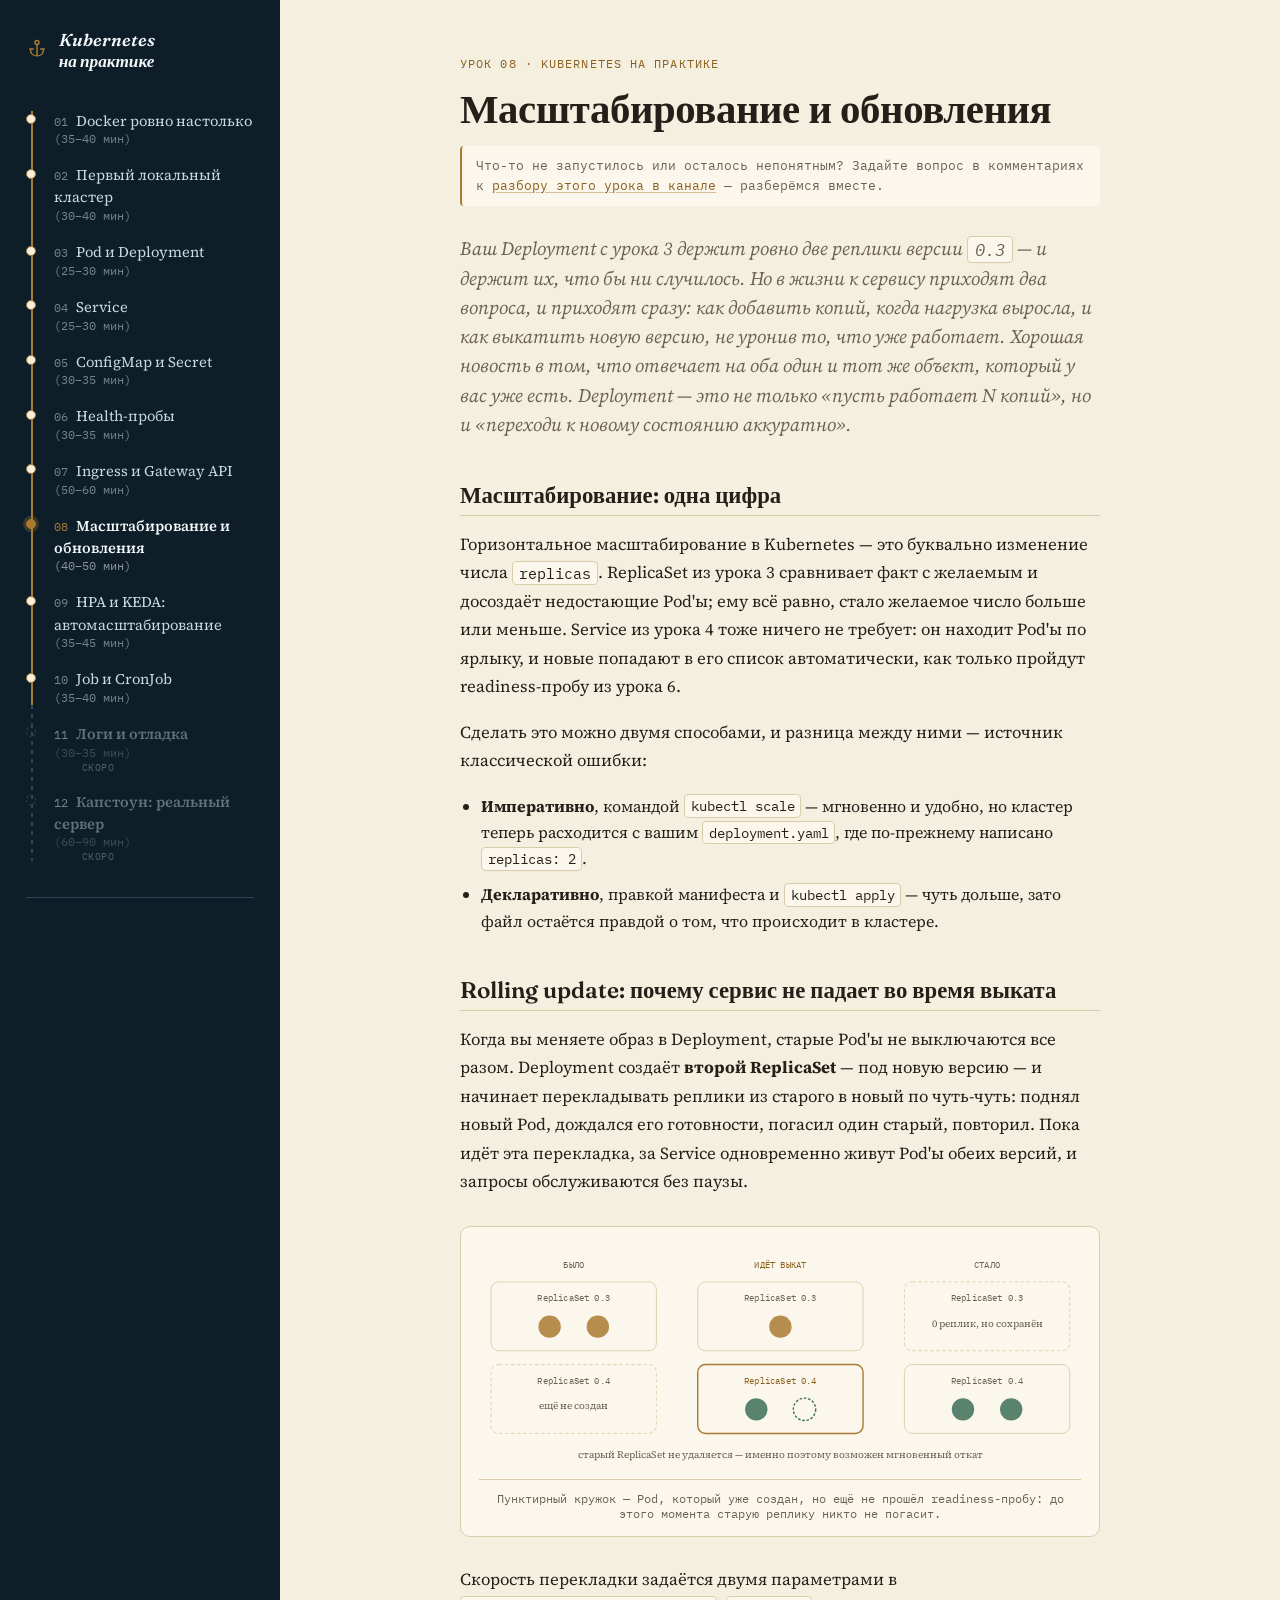
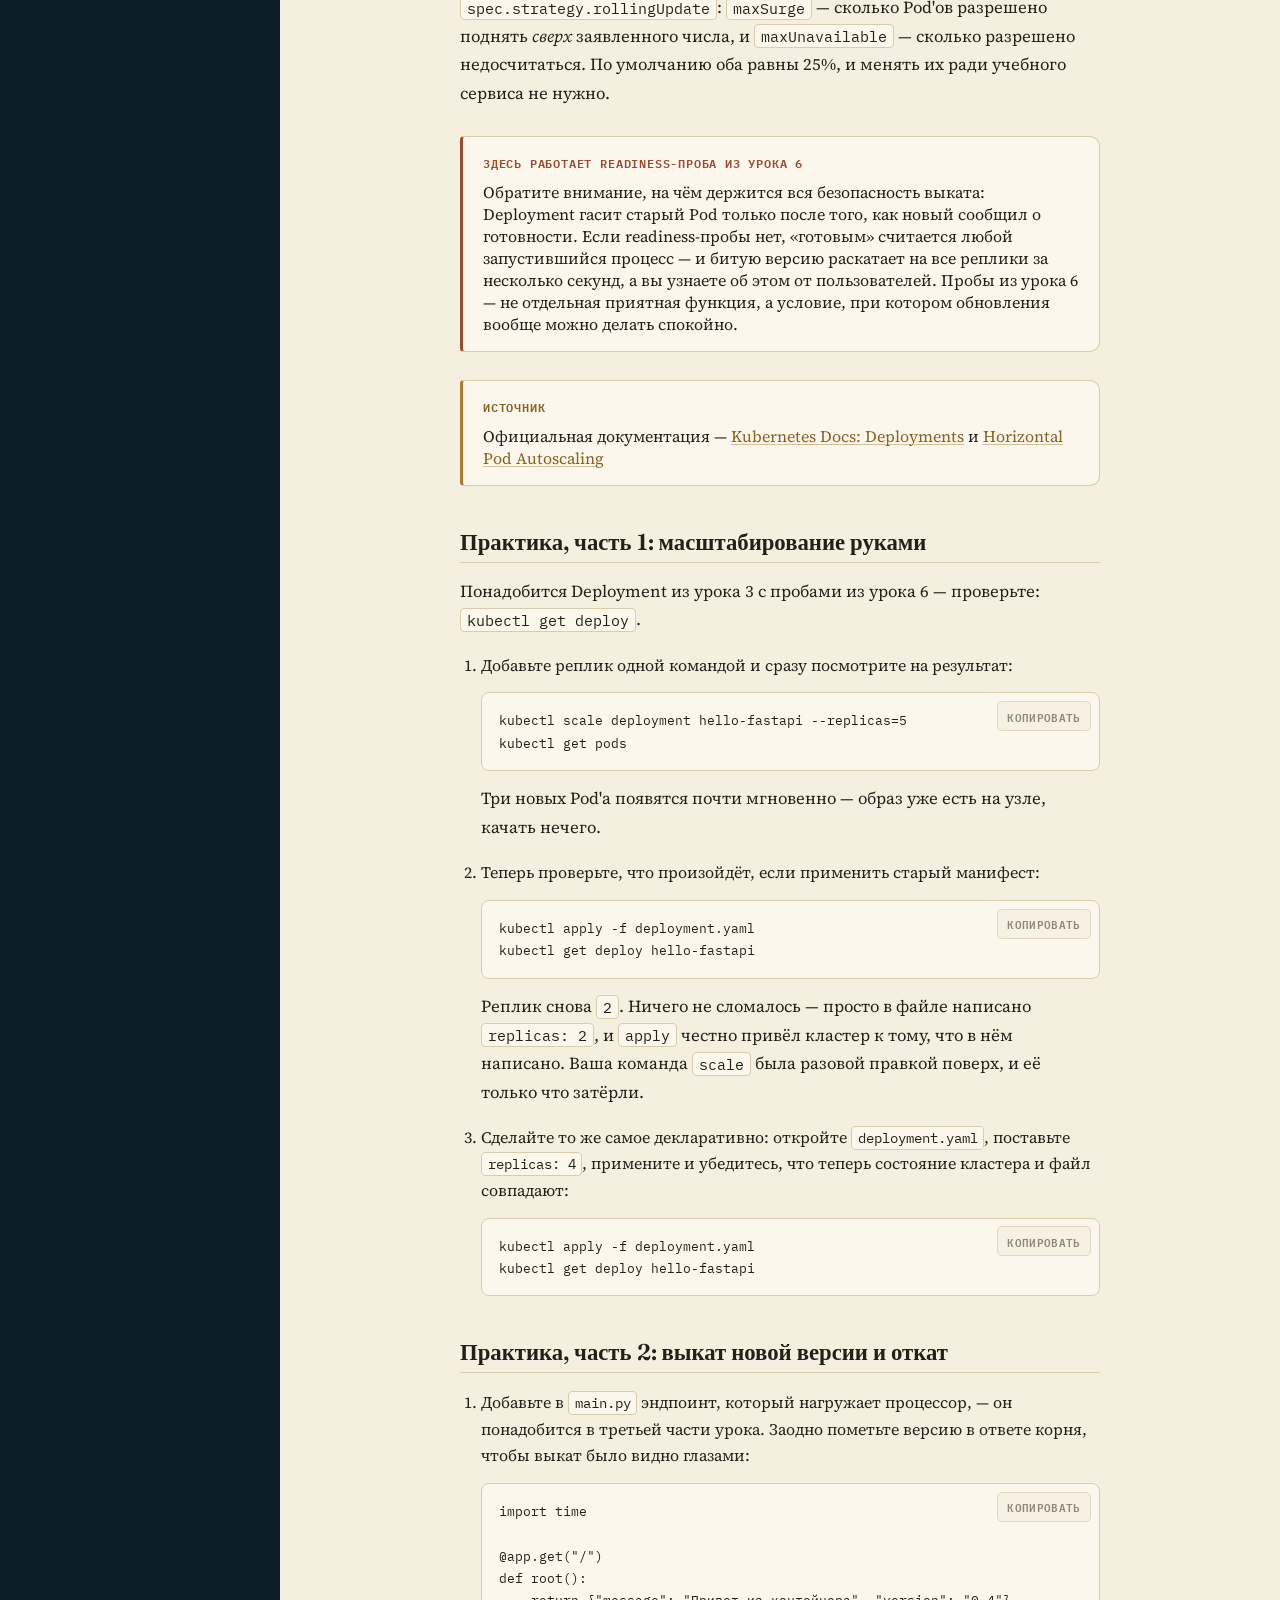
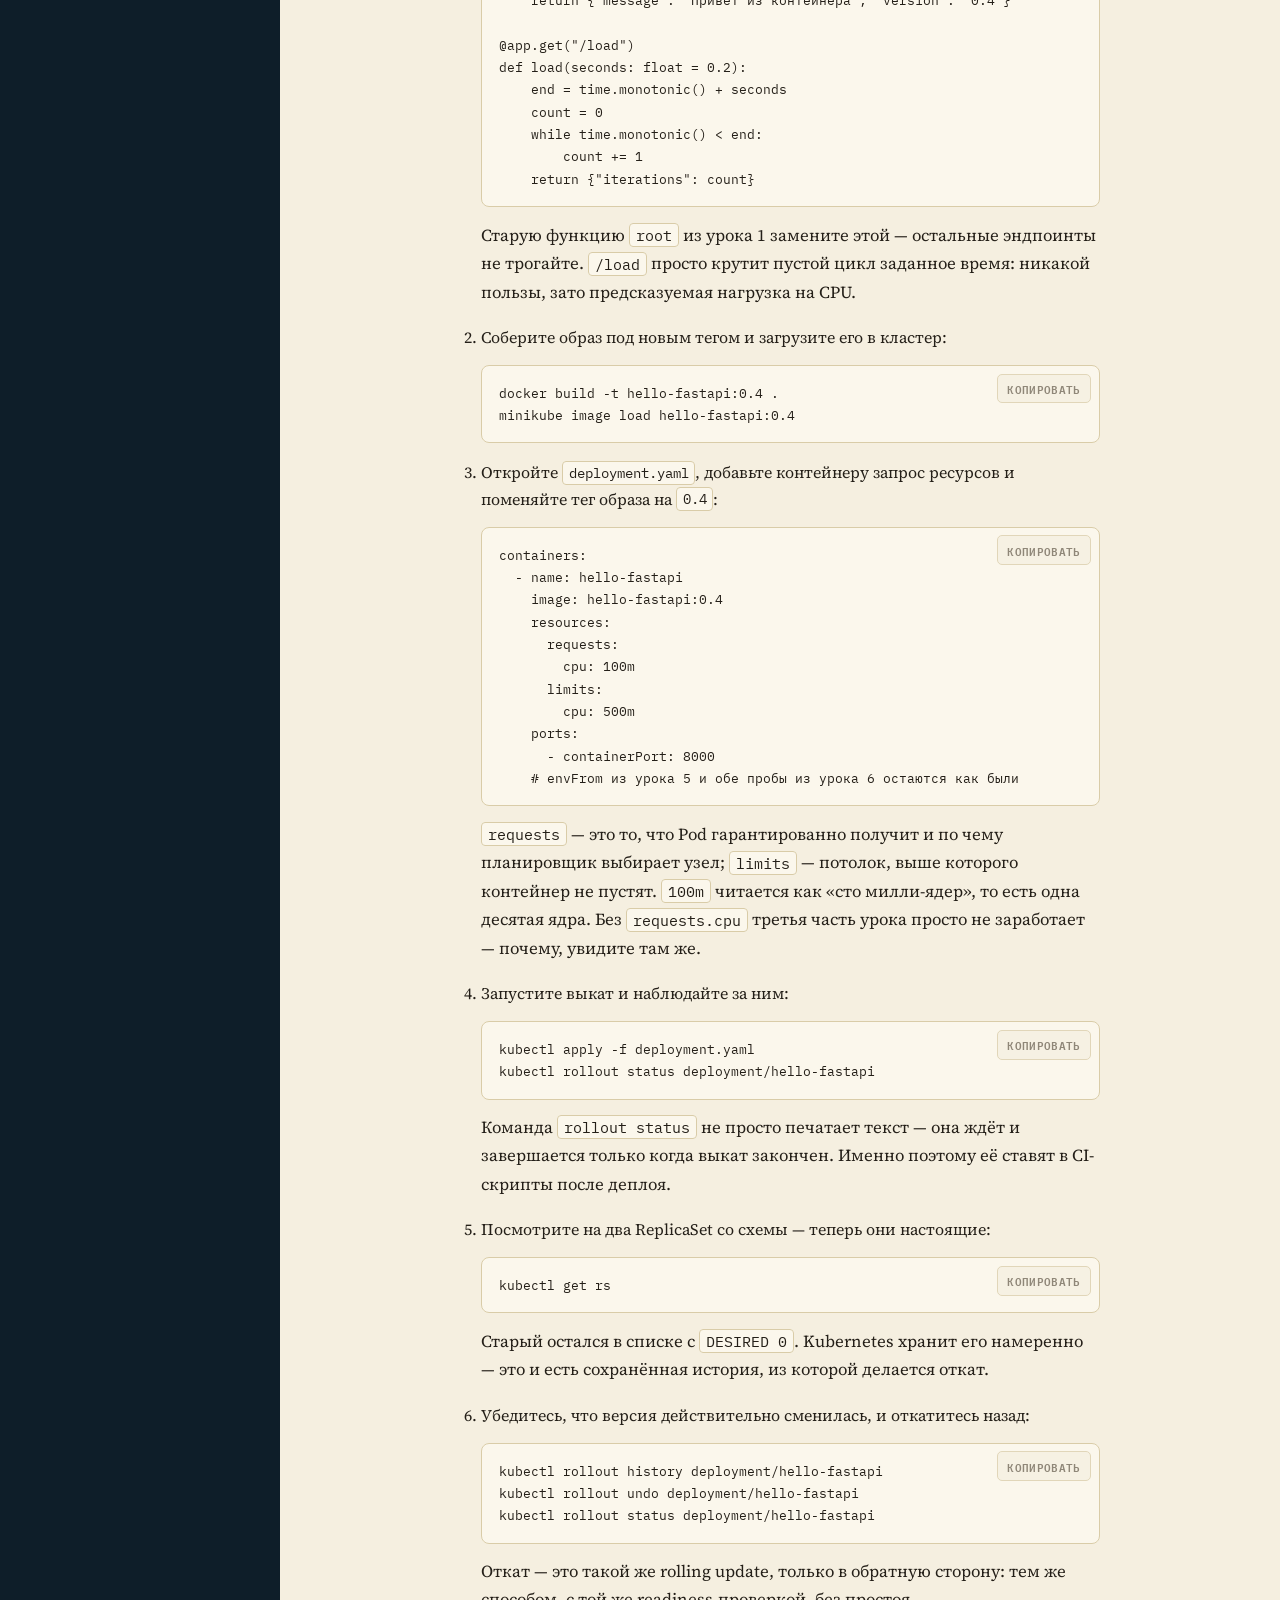
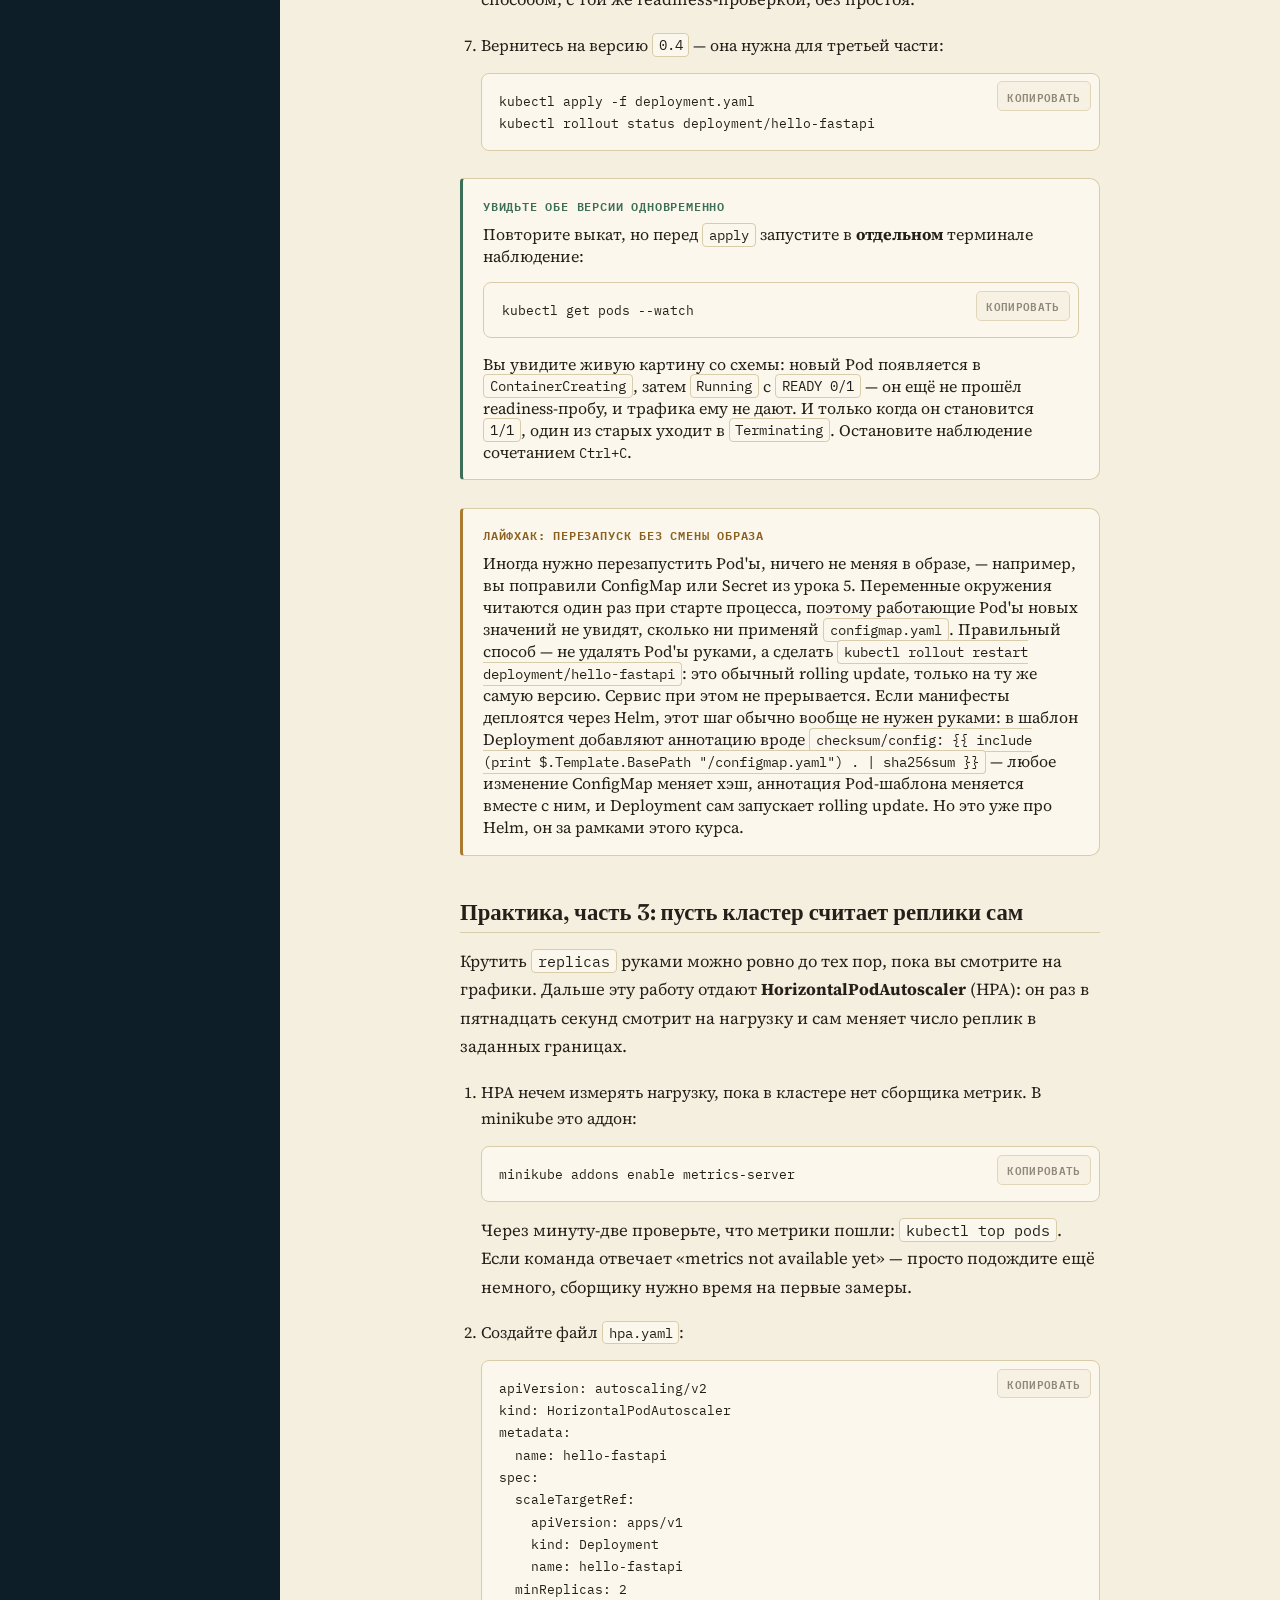
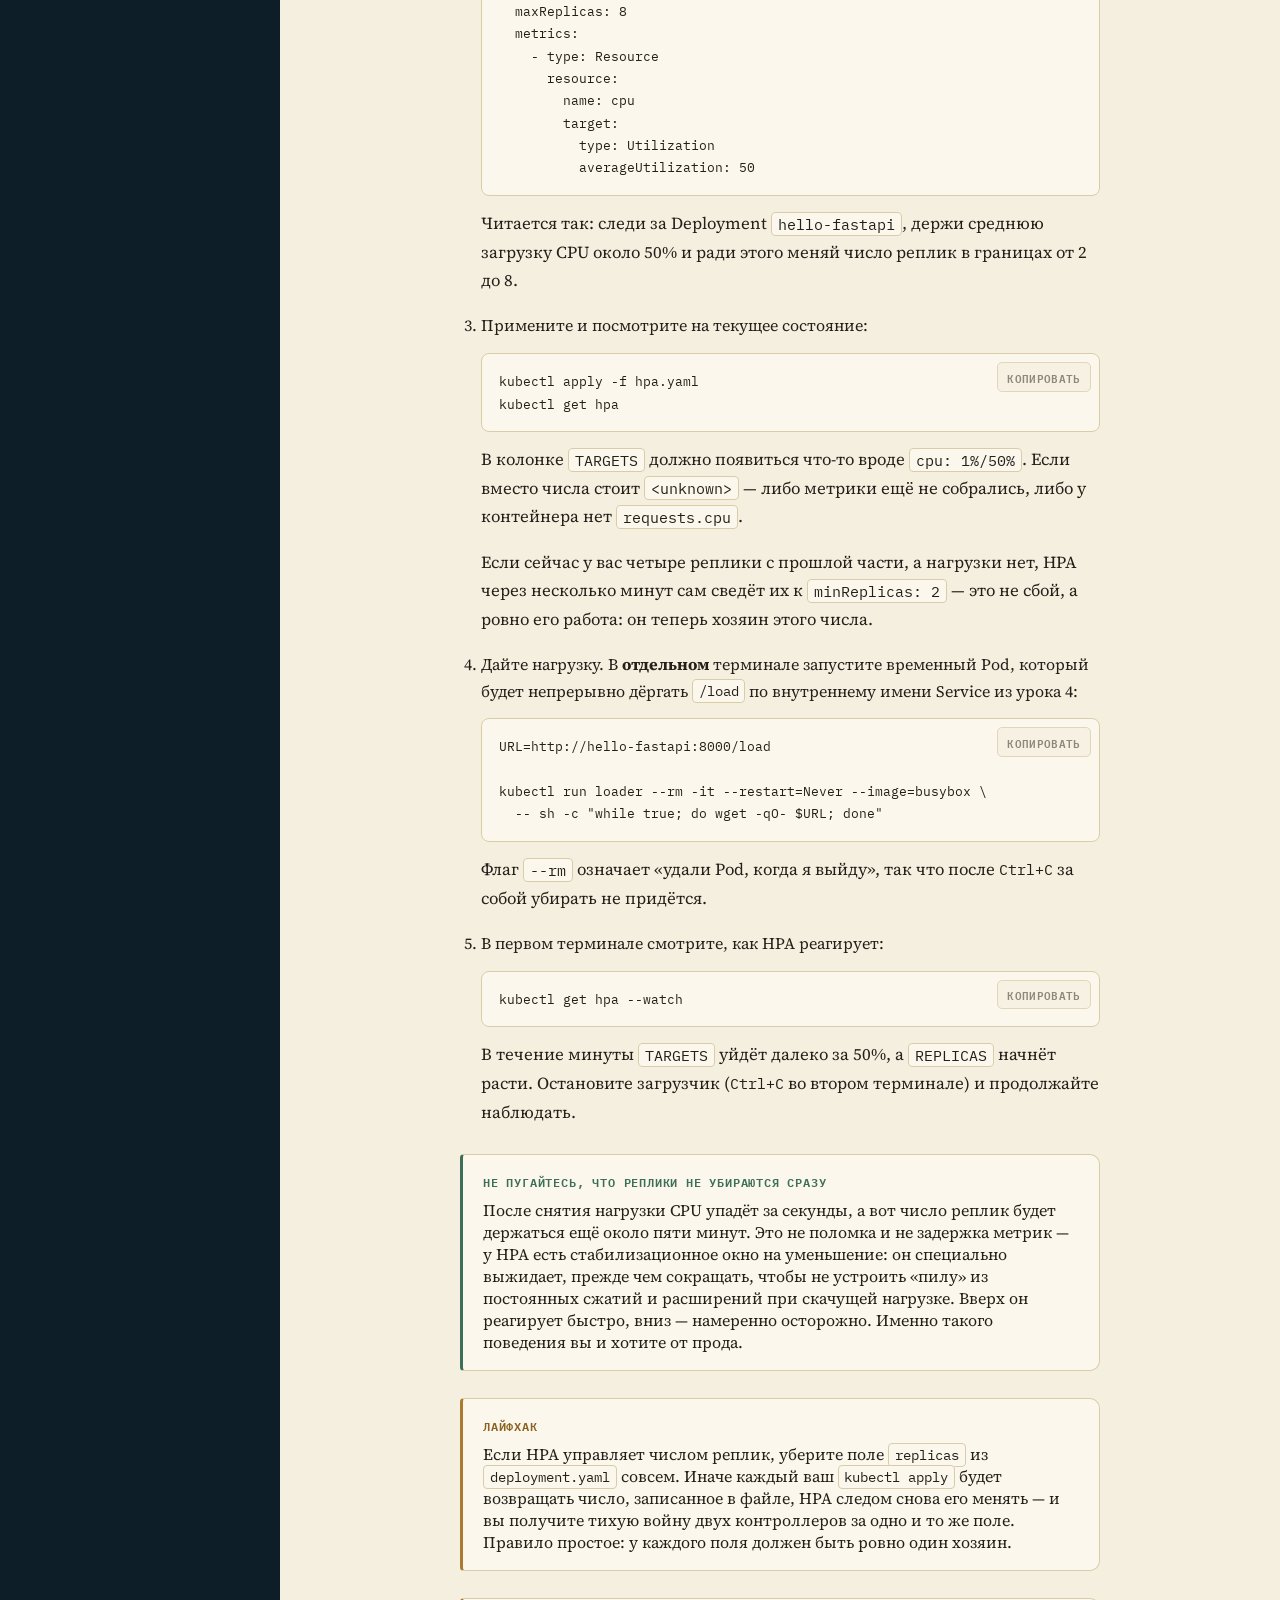
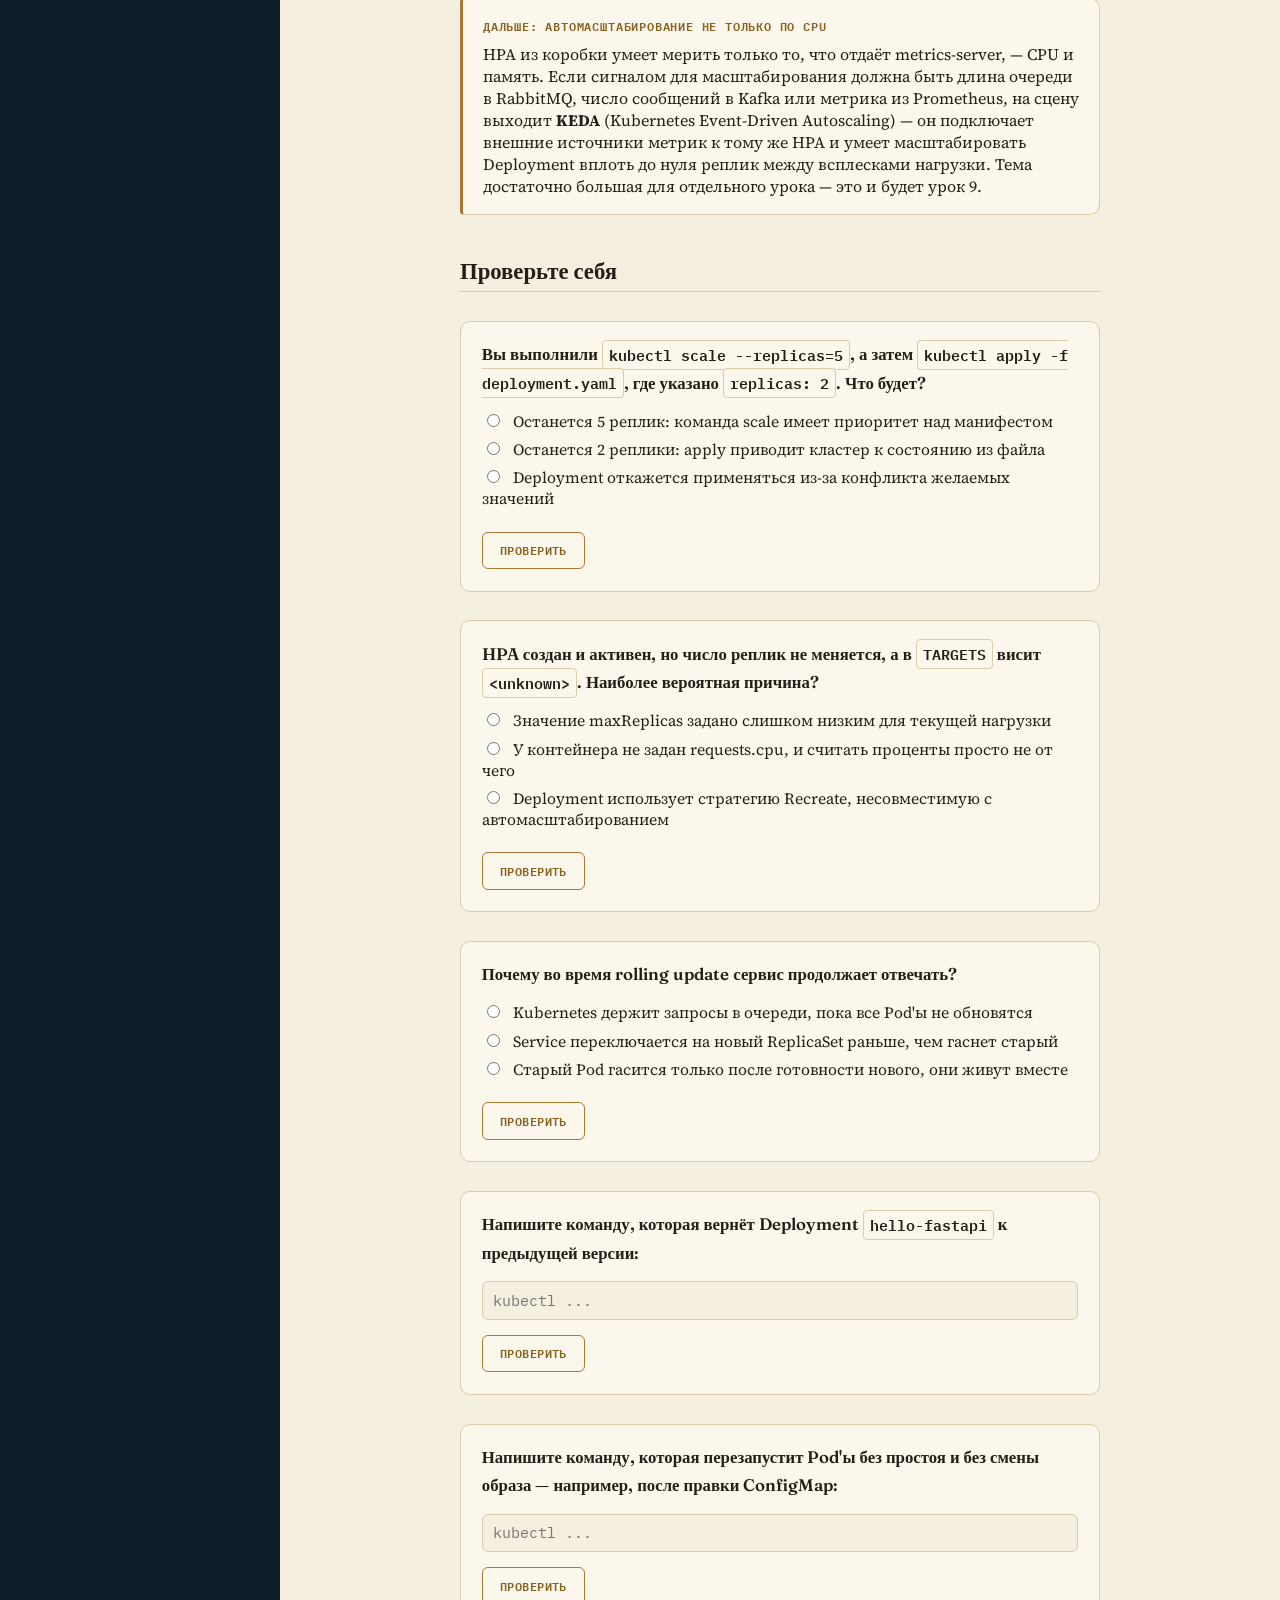
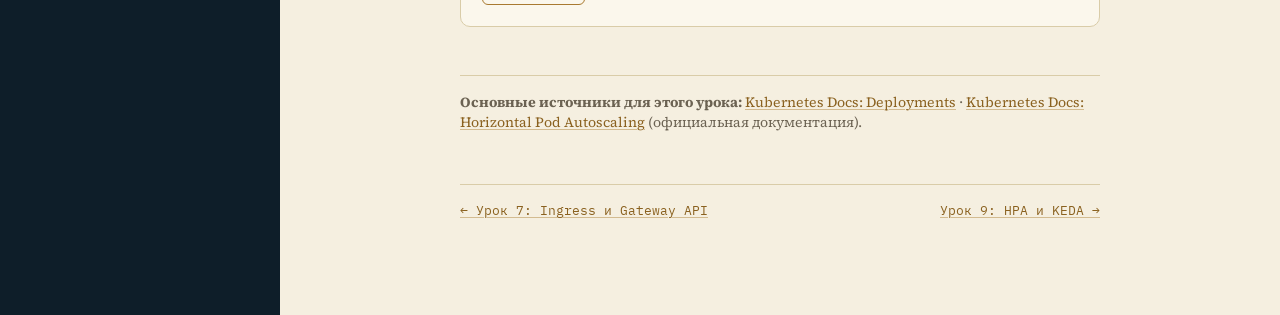
<file: lessons/0008-scaling-rollouts.html>
<!doctype html>
<html lang="ru">
<head>
<meta charset="utf-8">
<meta name="viewport" content="width=device-width, initial-scale=1">
<title>Урок 8 · Масштабирование и обновления</title>
<meta name="description" content="Как добавить копий сервису и выкатить новую версию без простоя: kubectl scale, rolling update и откат через rollout undo, а в финале — автомасштабирование HPA по нагрузке на CPU.">
<link rel="icon" type="image/x-icon" href="../favicon.ico">
<link rel="icon" type="image/png" sizes="32x32" href="../assets/favicon-32.png">
<link rel="icon" type="image/png" sizes="16x16" href="../assets/favicon-16.png">
<link rel="apple-touch-icon" sizes="180x180" href="../assets/favicon-180.png">
<link rel="preconnect" href="https://fonts.googleapis.com">
<link rel="preconnect" href="https://fonts.gstatic.com" crossorigin>
<link href="https://fonts.googleapis.com/css2?family=Fraunces:ital,opsz,wght@0,9..144,500;0,9..144,600;0,9..144,700;1,9..144,500&family=Source+Serif+4:ital,opsz,wght@0,8..60,400;0,8..60,600;1,8..60,400&family=IBM+Plex+Mono:wght@400;500;600&display=swap" rel="stylesheet">
<link rel="stylesheet" href="../assets/style.css">
</head>
<body>
<div class="shell">
  <aside class="chart-nav">
    <a class="brand" href="../index.html">
      <span class="brand-mark" aria-hidden="true">
        <svg width="22" height="22" viewBox="0 0 24 24" fill="none" stroke="currentColor" stroke-width="1.6" stroke-linecap="round" stroke-linejoin="round"><circle cx="12" cy="5" r="2.2"/><line x1="12" y1="7.2" x2="12" y2="19"/><path d="M5 13c0 4 3 6.5 7 6.5s7-2.5 7-6.5"/><line x1="4" y1="12" x2="8" y2="12"/><line x1="16" y1="12" x2="20" y2="12"/></svg>
      </span>
      <span class="brand-word">
        <span class="brand-title">Kubernetes<br>на практике</span>
      </span>
    </a>

    <details class="route-toggle" open>
      <summary class="route-summary">
        <span>Маршрут курса</span>
        <span class="route-progress" data-route-progress>8 / 10</span>
      </summary>
      <nav id="course-route" data-current="8" data-base=""></nav>
    </details>

    <div class="ref-section">
      <p class="ref-heading">Справочники</p>
      <nav id="course-references" data-base="../reference/"></nav>
    </div>

    <div class="chart-footer">
      <div class="chart-footer-group">
        <span class="chart-footer-label">Сообщество</span>
        <a class="chart-channel" href="https://t.me/python_simple" target="_blank" rel="noopener">
          <img class="chart-channel-avatar" src="../assets/pythonsimple.png" alt="">
          <span>Обсуждение · @python_simple</span>
        </a>
      </div>
    </div>
  </aside>

  <main class="page-frame">
    <article class="page">
      <p class="kicker">Урок 08 · Kubernetes на практике</p>
      <h1>Масштабирование и обновления</h1>
      <p class="lesson-help">Что-то не запустилось или осталось непонятным? Задайте вопрос в комментариях к <a href="https://t.me/python_simple/359" target="_blank" rel="noopener">разбору этого урока в канале</a> — разберёмся вместе.</p>
      <p class="lede">Ваш Deployment с урока 3 держит ровно две реплики версии <code>0.3</code> — и держит их, что бы ни случилось. Но в жизни к сервису приходят два вопроса, и приходят сразу: как добавить копий, когда нагрузка выросла, и как выкатить новую версию, не уронив то, что уже работает. Хорошая новость в том, что отвечает на оба один и тот же объект, который у вас уже есть. Deployment — это не только «пусть работает N копий», но и «переходи к новому состоянию аккуратно».</p>

      <h2>Масштабирование: одна цифра</h2>
      <p>Горизонтальное масштабирование в Kubernetes — это буквально изменение числа <code>replicas</code>. ReplicaSet из урока 3 сравнивает факт с желаемым и досоздаёт недостающие Pod'ы; ему всё равно, стало желаемое число больше или меньше. Service из урока 4 тоже ничего не требует: он находит Pod'ы по ярлыку, и новые попадают в его список автоматически, как только пройдут readiness-пробу из урока 6.</p>
      <p>Сделать это можно двумя способами, и разница между ними — источник классической ошибки:</p>
      <ul>
        <li><strong>Императивно</strong>, командой <code>kubectl scale</code> — мгновенно и удобно, но кластер теперь расходится с вашим <code>deployment.yaml</code>, где по-прежнему написано <code>replicas: 2</code>.</li>
        <li><strong>Декларативно</strong>, правкой манифеста и <code>kubectl apply</code> — чуть дольше, зато файл остаётся правдой о том, что происходит в кластере.</li>
      </ul>

      <h2>Rolling update: почему сервис не падает во время выката</h2>
      <p>Когда вы меняете образ в Deployment, старые Pod'ы не выключаются все разом. Deployment создаёт <strong>второй ReplicaSet</strong> — под новую версию — и начинает перекладывать реплики из старого в новый по чуть-чуть: поднял новый Pod, дождался его готовности, погасил один старый, повторил. Пока идёт эта перекладка, за Service одновременно живут Pod'ы обеих версий, и запросы обслуживаются без паузы.</p>

      <figure class="diagram-figure">
        <svg viewBox="0 0 700 260" role="img" aria-labelledby="rollout-diagram-title" xmlns="http://www.w3.org/2000/svg">
          <title id="rollout-diagram-title">Схема выката: сначала два Pod'а версии 0.3, затем смешанное состояние из старой и новой версии, в конце — два Pod'а версии 0.4</title>

          <text x="110" y="28" text-anchor="middle" class="diagram-note" fill="var(--text-muted)">БЫЛО</text>
          <text x="350" y="28" text-anchor="middle" class="diagram-note" fill="var(--brass-strong)">ИДЁТ ВЫКАТ</text>
          <text x="590" y="28" text-anchor="middle" class="diagram-note" fill="var(--text-muted)">СТАЛО</text>

          <rect x="14" y="44" width="192" height="80" rx="9" fill="var(--paper-card)" stroke="var(--paper-line)"></rect>
          <text x="110" y="66" text-anchor="middle" class="diagram-note" fill="var(--text-muted)">ReplicaSet 0.3</text>
          <circle cx="82" cy="96" r="13" fill="var(--brass)" opacity="0.85"></circle>
          <circle cx="138" cy="96" r="13" fill="var(--brass)" opacity="0.85"></circle>

          <rect x="14" y="140" width="192" height="80" rx="9" fill="var(--paper-card)" stroke="var(--paper-line)" stroke-dasharray="4 3"></rect>
          <text x="110" y="162" text-anchor="middle" class="diagram-note" fill="var(--text-muted)">ReplicaSet 0.4</text>
          <text x="110" y="192" text-anchor="middle" class="diagram-sub" fill="var(--text-muted)">ещё не создан</text>

          <rect x="254" y="44" width="192" height="80" rx="9" fill="var(--paper-card)" stroke="var(--paper-line)"></rect>
          <text x="350" y="66" text-anchor="middle" class="diagram-note" fill="var(--text-muted)">ReplicaSet 0.3</text>
          <circle cx="350" cy="96" r="13" fill="var(--brass)" opacity="0.85"></circle>

          <rect x="254" y="140" width="192" height="80" rx="9" fill="var(--paper-card)" stroke="var(--brass)" stroke-width="1.6"></rect>
          <text x="350" y="162" text-anchor="middle" class="diagram-note" fill="var(--brass-strong)">ReplicaSet 0.4</text>
          <circle cx="322" cy="192" r="13" fill="var(--pine)" opacity="0.85"></circle>
          <circle cx="378" cy="192" r="13" fill="none" stroke="var(--pine)" stroke-width="1.6" stroke-dasharray="3 2"></circle>

          <rect x="494" y="44" width="192" height="80" rx="9" fill="var(--paper-card)" stroke="var(--paper-line)" stroke-dasharray="4 3"></rect>
          <text x="590" y="66" text-anchor="middle" class="diagram-note" fill="var(--text-muted)">ReplicaSet 0.3</text>
          <text x="590" y="96" text-anchor="middle" class="diagram-sub" fill="var(--text-muted)">0 реплик, но сохранён</text>

          <rect x="494" y="140" width="192" height="80" rx="9" fill="var(--paper-card)" stroke="var(--paper-line)"></rect>
          <text x="590" y="162" text-anchor="middle" class="diagram-note" fill="var(--text-muted)">ReplicaSet 0.4</text>
          <circle cx="562" cy="192" r="13" fill="var(--pine)" opacity="0.85"></circle>
          <circle cx="618" cy="192" r="13" fill="var(--pine)" opacity="0.85"></circle>

          <text x="350" y="248" text-anchor="middle" class="diagram-sub" fill="var(--text-muted)">старый ReplicaSet не удаляется — именно поэтому возможен мгновенный откат</text>
        </svg>
        <figcaption>Пунктирный кружок — Pod, который уже создан, но ещё не прошёл readiness-пробу: до этого момента старую реплику никто не погасит.</figcaption>
      </figure>

      <p>Скорость перекладки задаётся двумя параметрами в <code>spec.strategy.rollingUpdate</code>: <code>maxSurge</code> — сколько Pod'ов разрешено поднять <em>сверх</em> заявленного числа, и <code>maxUnavailable</code> — сколько разрешено недосчитаться. По умолчанию оба равны 25%, и менять их ради учебного сервиса не нужно.</p>

      <div class="callout alert">
        <span class="callout-label">Здесь работает readiness-проба из урока 6</span>
        Обратите внимание, на чём держится вся безопасность выката: Deployment гасит старый Pod только после того, как новый сообщил о готовности. Если readiness-пробы нет, «готовым» считается любой запустившийся процесс — и битую версию раскатает на все реплики за несколько секунд, а вы узнаете об этом от пользователей. Пробы из урока 6 — не отдельная приятная функция, а условие, при котором обновления вообще можно делать спокойно.
      </div>

      <div class="callout">
        <span class="callout-label">Источник</span>
        Официальная документация — <a href="https://kubernetes.io/docs/concepts/workloads/controllers/deployment/" target="_blank" rel="noopener">Kubernetes Docs: Deployments</a> и <a href="https://kubernetes.io/docs/concepts/workloads/autoscaling/horizontal-pod-autoscale/" target="_blank" rel="noopener">Horizontal Pod Autoscaling</a>
      </div>

      <h2>Практика, часть 1: масштабирование руками</h2>
      <p>Понадобится Deployment из урока 3 с пробами из урока 6 — проверьте: <code>kubectl get deploy</code>.</p>

      <ol class="steps">
        <li>
          Добавьте реплик одной командой и сразу посмотрите на результат:
          <pre><code>kubectl scale deployment hello-fastapi --replicas=5
kubectl get pods</code></pre>
          <p>Три новых Pod'а появятся почти мгновенно — образ уже есть на узле, качать нечего.</p>
        </li>
        <li>
          Теперь проверьте, что произойдёт, если применить старый манифест:
          <pre><code>kubectl apply -f deployment.yaml
kubectl get deploy hello-fastapi</code></pre>
          <p>Реплик снова <code>2</code>. Ничего не сломалось — просто в файле написано <code>replicas: 2</code>, и <code>apply</code> честно привёл кластер к тому, что в нём написано. Ваша команда <code>scale</code> была разовой правкой поверх, и её только что затёрли.</p>
        </li>
        <li>
          Сделайте то же самое декларативно: откройте <code>deployment.yaml</code>, поставьте <code>replicas: 4</code>, примените и убедитесь, что теперь состояние кластера и файл совпадают:
          <pre><code>kubectl apply -f deployment.yaml
kubectl get deploy hello-fastapi</code></pre>
        </li>
      </ol>

      <h2>Практика, часть 2: выкат новой версии и откат</h2>

      <ol class="steps">
        <li>
          Добавьте в <code>main.py</code> эндпоинт, который нагружает процессор, — он понадобится в третьей части урока. Заодно пометьте версию в ответе корня, чтобы выкат было видно глазами:
          <pre><code>import time

@app.get("/")
def root():
    return {"message": "Привет из контейнера", "version": "0.4"}

@app.get("/load")
def load(seconds: float = 0.2):
    end = time.monotonic() + seconds
    count = 0
    while time.monotonic() &lt; end:
        count += 1
    return {"iterations": count}</code></pre>
          <p>Старую функцию <code>root</code> из урока 1 замените этой — остальные эндпоинты не трогайте. <code>/load</code> просто крутит пустой цикл заданное время: никакой пользы, зато предсказуемая нагрузка на CPU.</p>
        </li>
        <li>
          Соберите образ под новым тегом и загрузите его в кластер:
          <pre><code>docker build -t hello-fastapi:0.4 .
minikube image load hello-fastapi:0.4</code></pre>
        </li>
        <li>
          Откройте <code>deployment.yaml</code>, добавьте контейнеру запрос ресурсов и поменяйте тег образа на <code>0.4</code>:
          <pre><code>containers:
  - name: hello-fastapi
    image: hello-fastapi:0.4
    resources:
      requests:
        cpu: 100m
      limits:
        cpu: 500m
    ports:
      - containerPort: 8000
    # envFrom из урока 5 и обе пробы из урока 6 остаются как были</code></pre>
          <p><code>requests</code> — это то, что Pod гарантированно получит и по чему планировщик выбирает узел; <code>limits</code> — потолок, выше которого контейнер не пустят. <code>100m</code> читается как «сто милли-ядер», то есть одна десятая ядра. Без <code>requests.cpu</code> третья часть урока просто не заработает — почему, увидите там же.</p>
        </li>
        <li>
          Запустите выкат и наблюдайте за ним:
          <pre><code>kubectl apply -f deployment.yaml
kubectl rollout status deployment/hello-fastapi</code></pre>
          <p>Команда <code>rollout status</code> не просто печатает текст — она ждёт и завершается только когда выкат закончен. Именно поэтому её ставят в CI-скрипты после деплоя.</p>
        </li>
        <li>
          Посмотрите на два ReplicaSet со схемы — теперь они настоящие:
          <pre><code>kubectl get rs</code></pre>
          <p>Старый остался в списке с <code>DESIRED 0</code>. Kubernetes хранит его намеренно — это и есть сохранённая история, из которой делается откат.</p>
        </li>
        <li>
          Убедитесь, что версия действительно сменилась, и откатитесь назад:
          <pre><code>kubectl rollout history deployment/hello-fastapi
kubectl rollout undo deployment/hello-fastapi
kubectl rollout status deployment/hello-fastapi</code></pre>
          <p>Откат — это такой же rolling update, только в обратную сторону: тем же способом, с той же readiness-проверкой, без простоя.</p>
        </li>
        <li>
          Вернитесь на версию <code>0.4</code> — она нужна для третьей части:
          <pre><code>kubectl apply -f deployment.yaml
kubectl rollout status deployment/hello-fastapi</code></pre>
        </li>
      </ol>

      <div class="callout win">
        <span class="callout-label">Увидьте обе версии одновременно</span>
        Повторите выкат, но перед <code>apply</code> запустите в <strong>отдельном</strong> терминале наблюдение:
        <pre><code>kubectl get pods --watch</code></pre>
        Вы увидите живую картину со схемы: новый Pod появляется в <code>ContainerCreating</code>, затем <code>Running</code> с <code>READY 0/1</code> — он ещё не прошёл readiness-пробу, и трафика ему не дают. И только когда он становится <code>1/1</code>, один из старых уходит в <code>Terminating</code>. Остановите наблюдение сочетанием <kbd>Ctrl+C</kbd>.
      </div>

      <div class="callout">
        <span class="callout-label">Лайфхак: перезапуск без смены образа</span>
        Иногда нужно перезапустить Pod'ы, ничего не меняя в образе, — например, вы поправили ConfigMap или Secret из урока 5. Переменные окружения читаются один раз при старте процесса, поэтому работающие Pod'ы новых значений не увидят, сколько ни применяй <code>configmap.yaml</code>. Правильный способ — не удалять Pod'ы руками, а сделать <code>kubectl rollout restart deployment/hello-fastapi</code>: это обычный rolling update, только на ту же самую версию. Сервис при этом не прерывается. Если манифесты деплоятся через Helm, этот шаг обычно вообще не нужен руками: в шаблон Deployment добавляют аннотацию вроде <code>checksum/config: {{ include (print $.Template.BasePath "/configmap.yaml") . | sha256sum }}</code> — любое изменение ConfigMap меняет хэш, аннотация Pod-шаблона меняется вместе с ним, и Deployment сам запускает rolling update. Но это уже про Helm, он за рамками этого курса.
      </div>

      <h2>Практика, часть 3: пусть кластер считает реплики сам</h2>
      <p>Крутить <code>replicas</code> руками можно ровно до тех пор, пока вы смотрите на графики. Дальше эту работу отдают <strong>HorizontalPodAutoscaler</strong> (HPA): он раз в пятнадцать секунд смотрит на нагрузку и сам меняет число реплик в заданных границах.</p>

      <ol class="steps">
        <li>
          HPA нечем измерять нагрузку, пока в кластере нет сборщика метрик. В minikube это аддон:
          <pre><code>minikube addons enable metrics-server</code></pre>
          <p>Через минуту-две проверьте, что метрики пошли: <code>kubectl top pods</code>. Если команда отвечает «metrics not available yet» — просто подождите ещё немного, сборщику нужно время на первые замеры.</p>
        </li>
        <li>
          Создайте файл <code>hpa.yaml</code>:
          <pre><code>apiVersion: autoscaling/v2
kind: HorizontalPodAutoscaler
metadata:
  name: hello-fastapi
spec:
  scaleTargetRef:
    apiVersion: apps/v1
    kind: Deployment
    name: hello-fastapi
  minReplicas: 2
  maxReplicas: 8
  metrics:
    - type: Resource
      resource:
        name: cpu
        target:
          type: Utilization
          averageUtilization: 50</code></pre>
          <p>Читается так: следи за Deployment <code>hello-fastapi</code>, держи среднюю загрузку CPU около 50% и ради этого меняй число реплик в границах от 2 до 8.</p>
        </li>
        <li>
          Примените и посмотрите на текущее состояние:
          <pre><code>kubectl apply -f hpa.yaml
kubectl get hpa</code></pre>
          <p>В колонке <code>TARGETS</code> должно появиться что-то вроде <code>cpu: 1%/50%</code>. Если вместо числа стоит <code>&lt;unknown&gt;</code> — либо метрики ещё не собрались, либо у контейнера нет <code>requests.cpu</code>.</p>
          <p>Если сейчас у вас четыре реплики с прошлой части, а нагрузки нет, HPA через несколько минут сам сведёт их к <code>minReplicas: 2</code> — это не сбой, а ровно его работа: он теперь хозяин этого числа.</p>
        </li>
        <li>
          Дайте нагрузку. В <strong>отдельном</strong> терминале запустите временный Pod, который будет непрерывно дёргать <code>/load</code> по внутреннему имени Service из урока 4:
          <pre><code>URL=http://hello-fastapi:8000/load

kubectl run loader --rm -it --restart=Never --image=busybox \
  -- sh -c "while true; do wget -qO- $URL; done"</code></pre>
          <p>Флаг <code>--rm</code> означает «удали Pod, когда я выйду», так что после <kbd>Ctrl+C</kbd> за собой убирать не придётся.</p>
        </li>
        <li>
          В первом терминале смотрите, как HPA реагирует:
          <pre><code>kubectl get hpa --watch</code></pre>
          <p>В течение минуты <code>TARGETS</code> уйдёт далеко за 50%, а <code>REPLICAS</code> начнёт расти. Остановите загрузчик (<kbd>Ctrl+C</kbd> во втором терминале) и продолжайте наблюдать.</p>
        </li>
      </ol>

      <div class="callout win">
        <span class="callout-label">Не пугайтесь, что реплики не убираются сразу</span>
        После снятия нагрузки CPU упадёт за секунды, а вот число реплик будет держаться ещё около пяти минут. Это не поломка и не задержка метрик — у HPA есть стабилизационное окно на уменьшение: он специально выжидает, прежде чем сокращать, чтобы не устроить «пилу» из постоянных сжатий и расширений при скачущей нагрузке. Вверх он реагирует быстро, вниз — намеренно осторожно. Именно такого поведения вы и хотите от прода.
      </div>

      <div class="callout">
        <span class="callout-label">Лайфхак</span>
        Если HPA управляет числом реплик, уберите поле <code>replicas</code> из <code>deployment.yaml</code> совсем. Иначе каждый ваш <code>kubectl apply</code> будет возвращать число, записанное в файле, HPA следом снова его менять — и вы получите тихую войну двух контроллеров за одно и то же поле. Правило простое: у каждого поля должен быть ровно один хозяин.
      </div>

      <div class="callout">
        <span class="callout-label">Дальше: автомасштабирование не только по CPU</span>
        HPA из коробки умеет мерить только то, что отдаёт metrics-server, — CPU и память. Если сигналом для масштабирования должна быть длина очереди в RabbitMQ, число сообщений в Kafka или метрика из Prometheus, на сцену выходит <strong>KEDA</strong> (Kubernetes Event-Driven Autoscaling) — он подключает внешние источники метрик к тому же HPA и умеет масштабировать Deployment вплоть до нуля реплик между всплесками нагрузки. Тема достаточно большая для отдельного урока — это и будет урок 9.
      </div>

      <h2>Проверьте себя</h2>

      <div class="quiz" data-quiz="mc">
        <p class="quiz-question">Вы выполнили <code>kubectl scale --replicas=5</code>, а затем <code>kubectl apply -f deployment.yaml</code>, где указано <code>replicas: 2</code>. Что будет?</p>
        <label class="quiz-option"><input type="radio" name="q1" value="a"> Останется 5 реплик: команда scale имеет приоритет над манифестом</label>
        <label class="quiz-option"><input type="radio" name="q1" value="b" data-correct="true"> Останется 2 реплики: apply приводит кластер к состоянию из файла</label>
        <label class="quiz-option"><input type="radio" name="q1" value="c"> Deployment откажется применяться из-за конфликта желаемых значений</label>
        <button class="quiz-check">Проверить</button>
        <p class="quiz-feedback" hidden></p>
      </div>

      <div class="quiz" data-quiz="mc">
        <p class="quiz-question">HPA создан и активен, но число реплик не меняется, а в <code>TARGETS</code> висит <code>&lt;unknown&gt;</code>. Наиболее вероятная причина?</p>
        <label class="quiz-option"><input type="radio" name="q2" value="a"> Значение maxReplicas задано слишком низким для текущей нагрузки</label>
        <label class="quiz-option"><input type="radio" name="q2" value="b" data-correct="true"> У контейнера не задан requests.cpu, и считать проценты просто не от чего</label>
        <label class="quiz-option"><input type="radio" name="q2" value="c"> Deployment использует стратегию Recreate, несовместимую с автомасштабированием</label>
        <button class="quiz-check">Проверить</button>
        <p class="quiz-feedback" hidden></p>
      </div>

      <div class="quiz" data-quiz="mc">
        <p class="quiz-question">Почему во время rolling update сервис продолжает отвечать?</p>
        <label class="quiz-option"><input type="radio" name="q3" value="a"> Kubernetes держит запросы в очереди, пока все Pod'ы не обновятся</label>
        <label class="quiz-option"><input type="radio" name="q3" value="b"> Service переключается на новый ReplicaSet раньше, чем гаснет старый</label>
        <label class="quiz-option"><input type="radio" name="q3" value="c" data-correct="true"> Старый Pod гасится только после готовности нового, они живут вместе</label>
        <button class="quiz-check">Проверить</button>
        <p class="quiz-feedback" hidden></p>
      </div>

      <div class="quiz quiz-recall" data-quiz="recall" data-answer="kubectl rollout undo deployment/hello-fastapi">
        <p class="quiz-question">Напишите команду, которая вернёт Deployment <code>hello-fastapi</code> к предыдущей версии:</p>
        <input type="text" class="quiz-input" placeholder="kubectl ...">
        <button class="quiz-check">Проверить</button>
        <p class="quiz-feedback" hidden></p>
      </div>

      <div class="quiz quiz-recall" data-quiz="recall" data-answer="kubectl rollout restart deployment/hello-fastapi">
        <p class="quiz-question">Напишите команду, которая перезапустит Pod'ы без простоя и без смены образа — например, после правки ConfigMap:</p>
        <input type="text" class="quiz-input" placeholder="kubectl ...">
        <button class="quiz-check">Проверить</button>
        <p class="quiz-feedback" hidden></p>
      </div>

      <footer class="sources">
        <strong>Основные источники для этого урока:</strong> <a href="https://kubernetes.io/docs/concepts/workloads/controllers/deployment/" target="_blank" rel="noopener">Kubernetes Docs: Deployments</a> · <a href="https://kubernetes.io/docs/concepts/workloads/autoscaling/horizontal-pod-autoscale/" target="_blank" rel="noopener">Kubernetes Docs: Horizontal Pod Autoscaling</a> (официальная документация).
      </footer>

      <nav class="lesson-nav">
        <span><a href="../lessons/0007-ingress.html">← Урок 7: Ingress и Gateway API</a></span>
        <span><a href="../lessons/0009-hpa-keda-autoscaling.html">Урок 9: HPA и KEDA →</a></span>
      </nav>
    </article>
  </main>
</div>
<script src="../assets/nav.js"></script>
<script src="../assets/quiz.js"></script>
<script src="../assets/copy.js"></script>
</body>
</html>
</file>
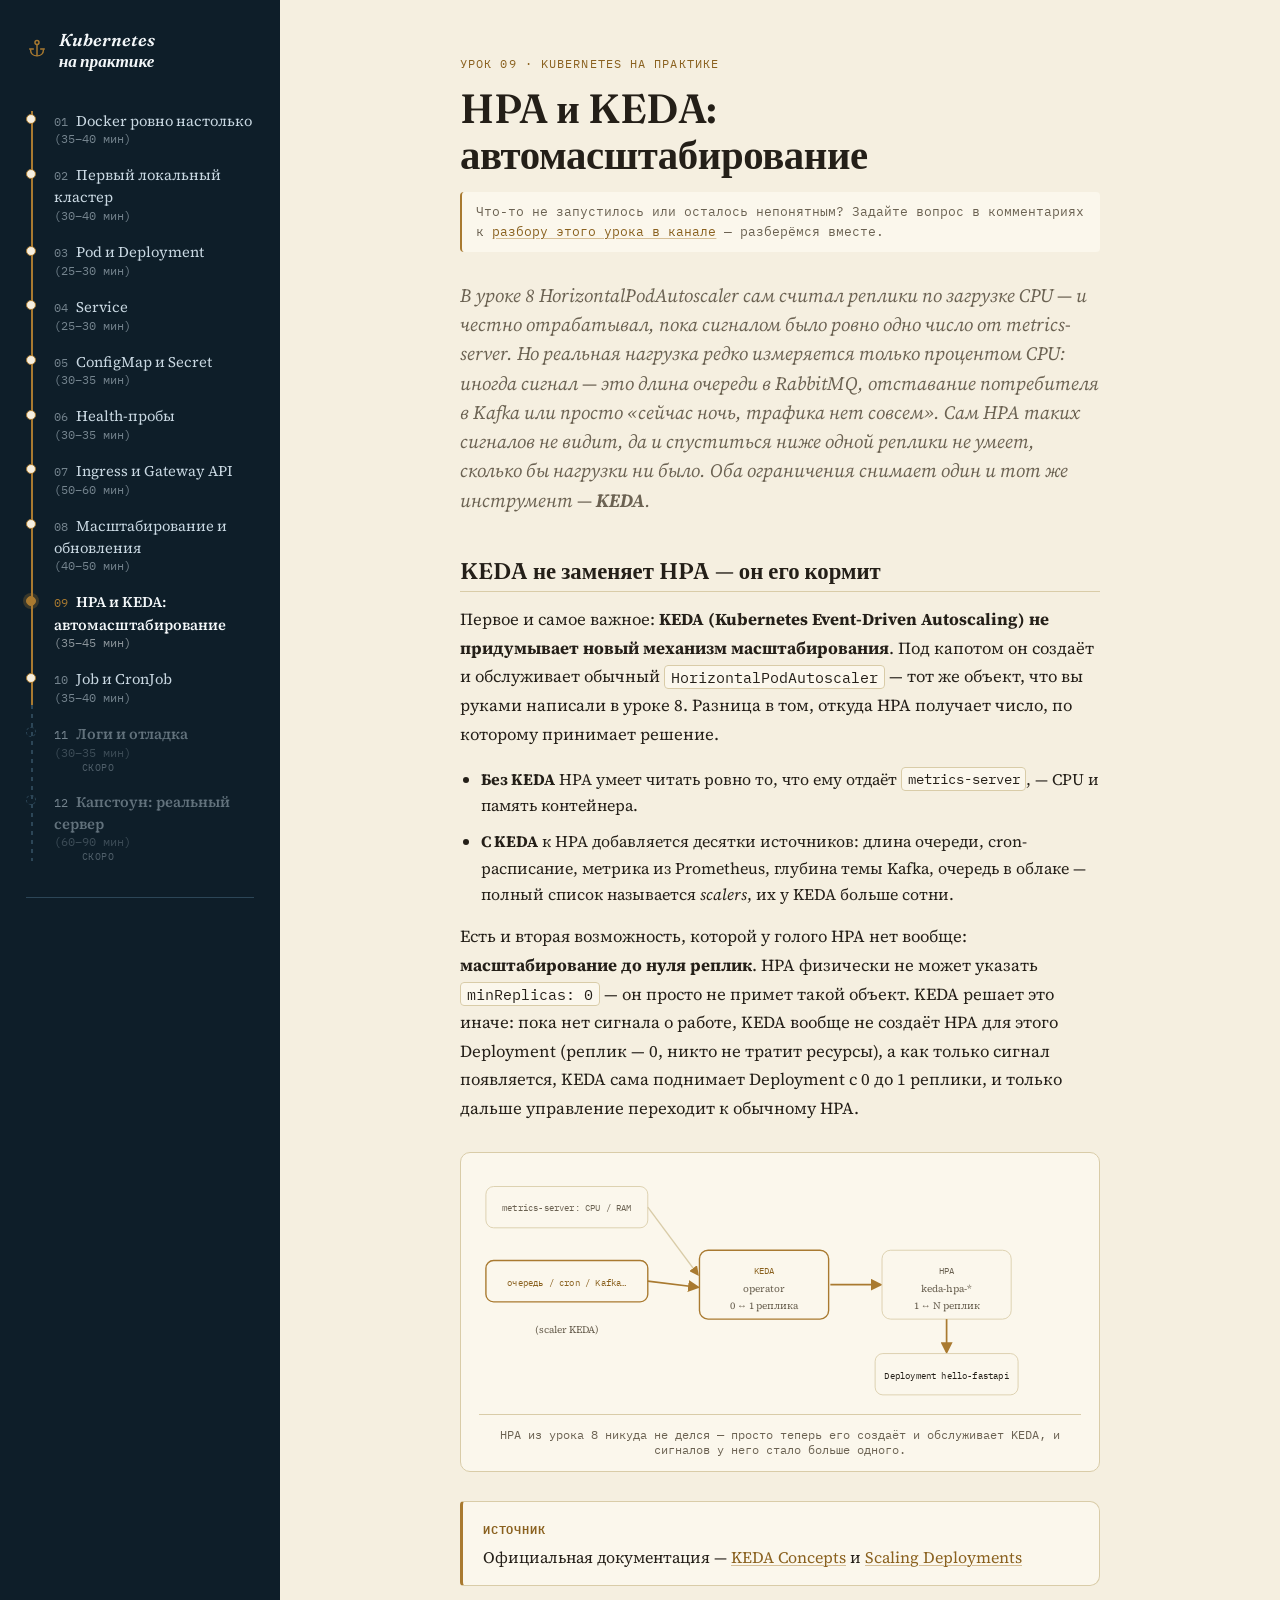
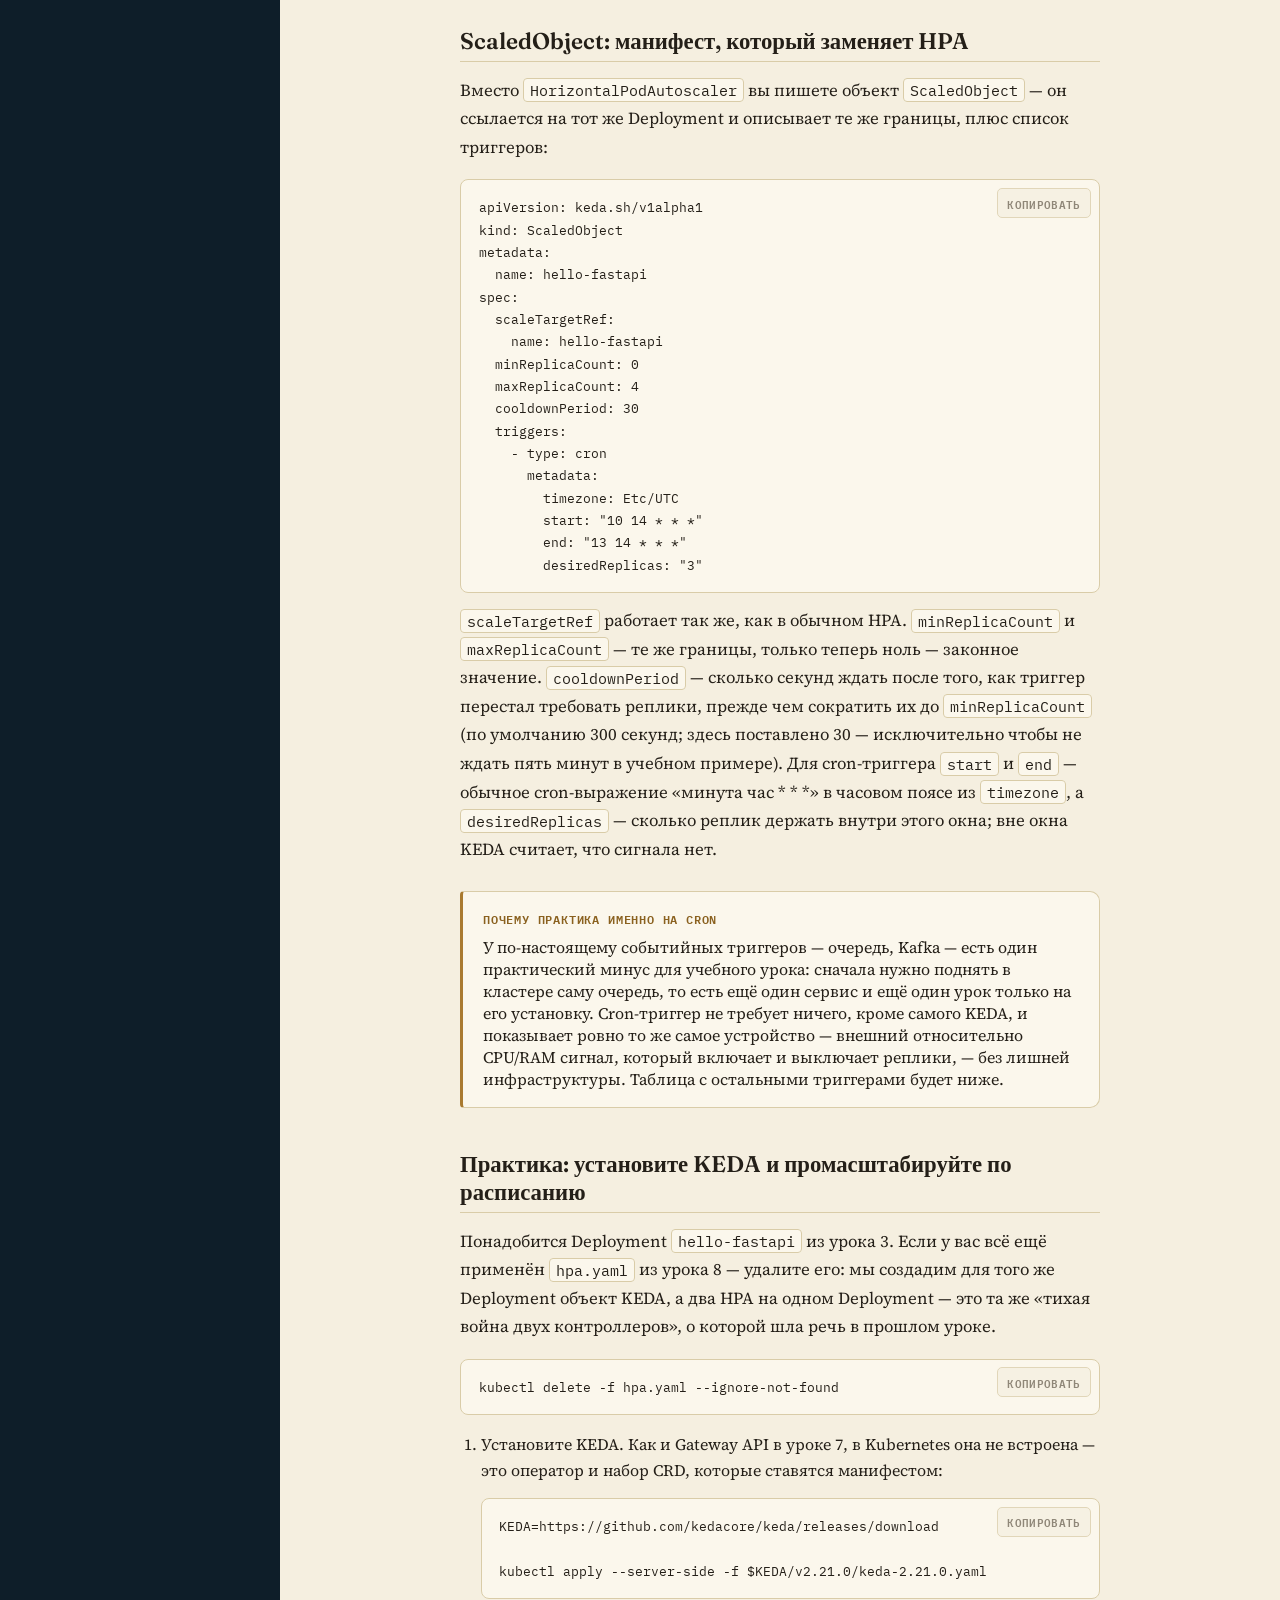
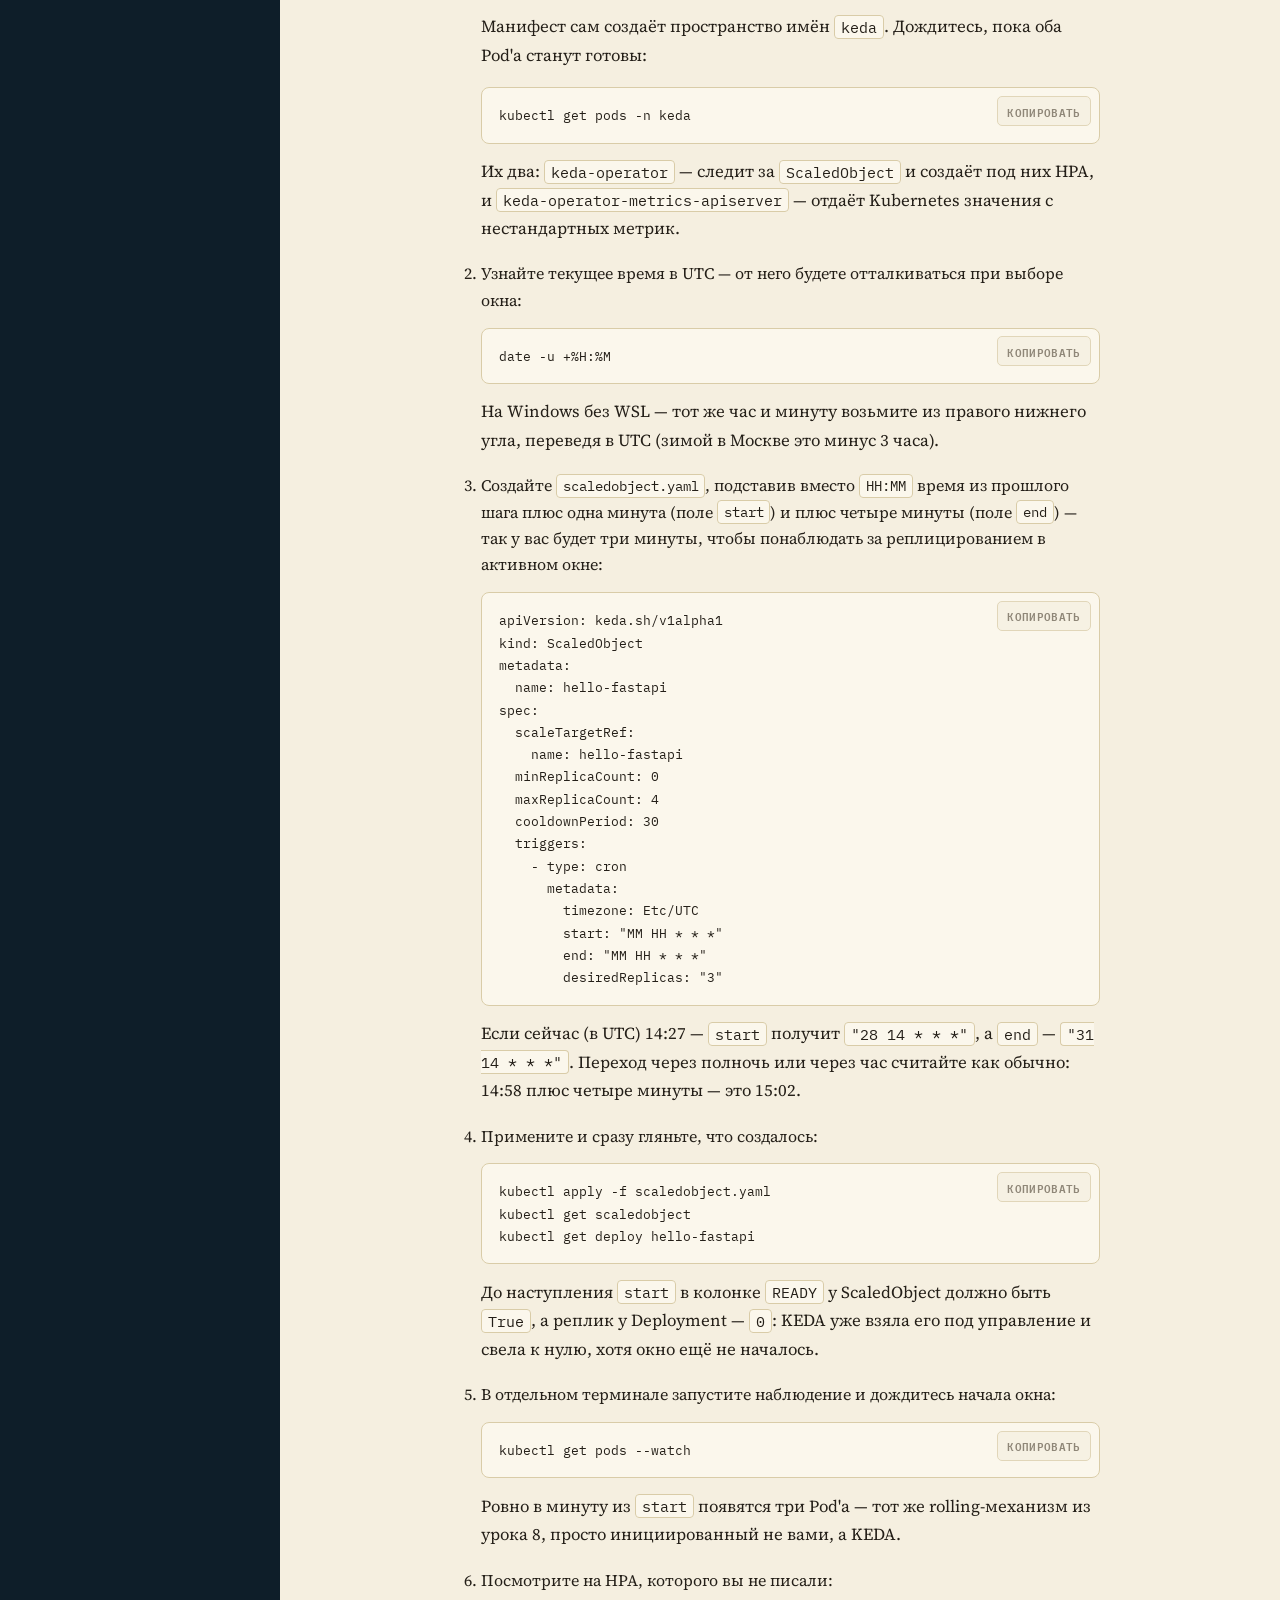
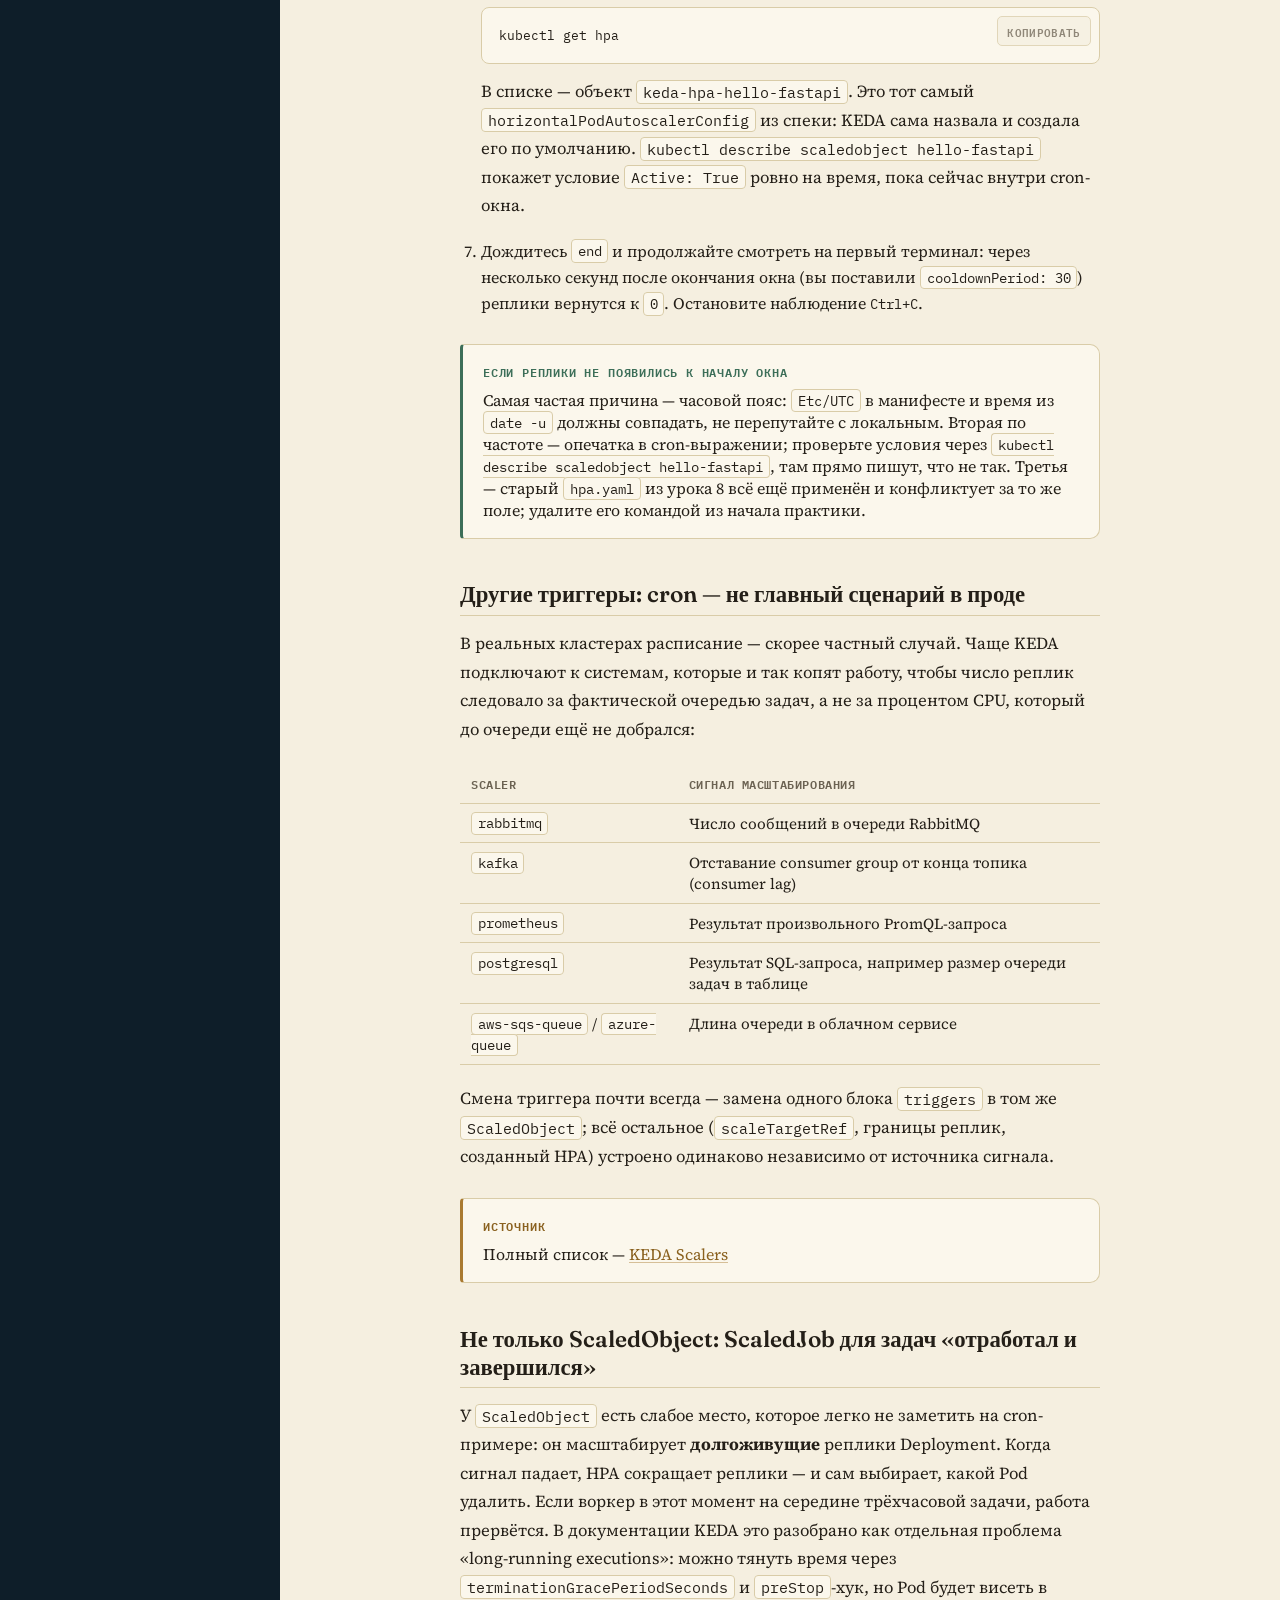
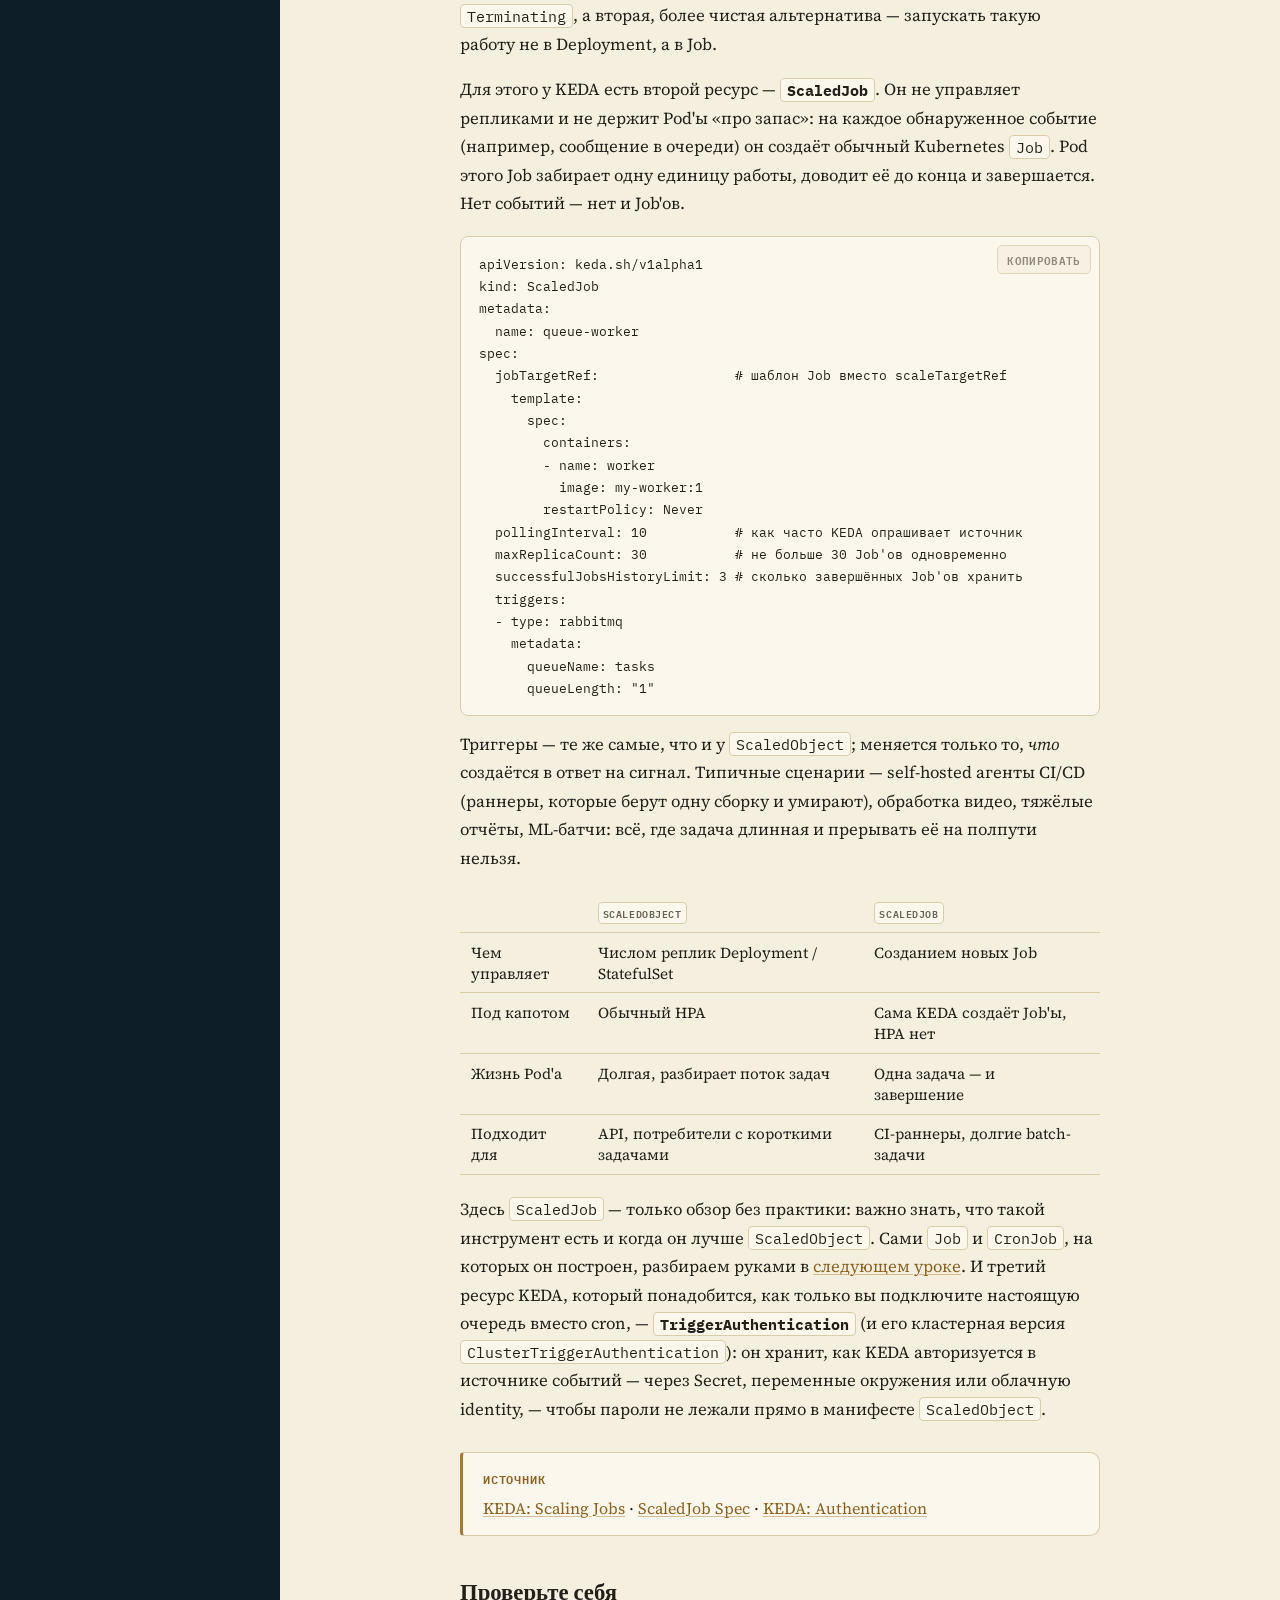
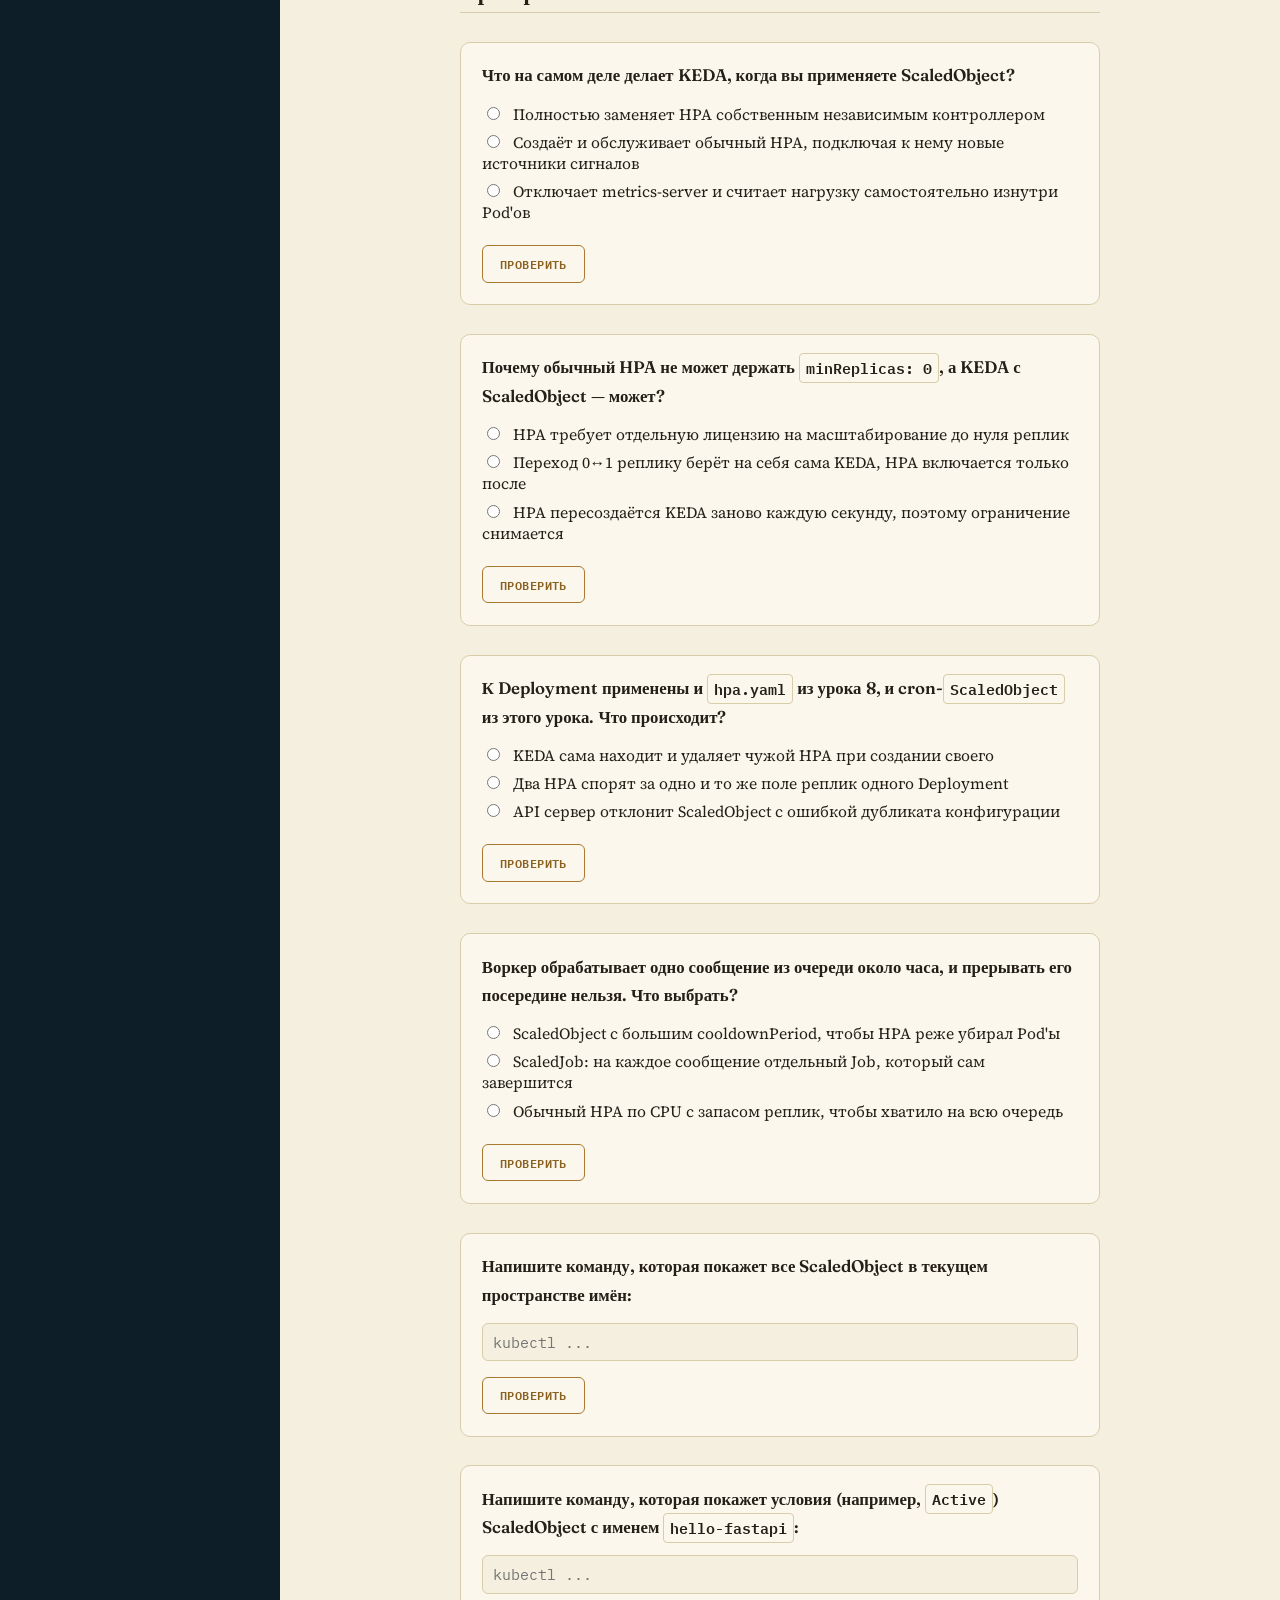
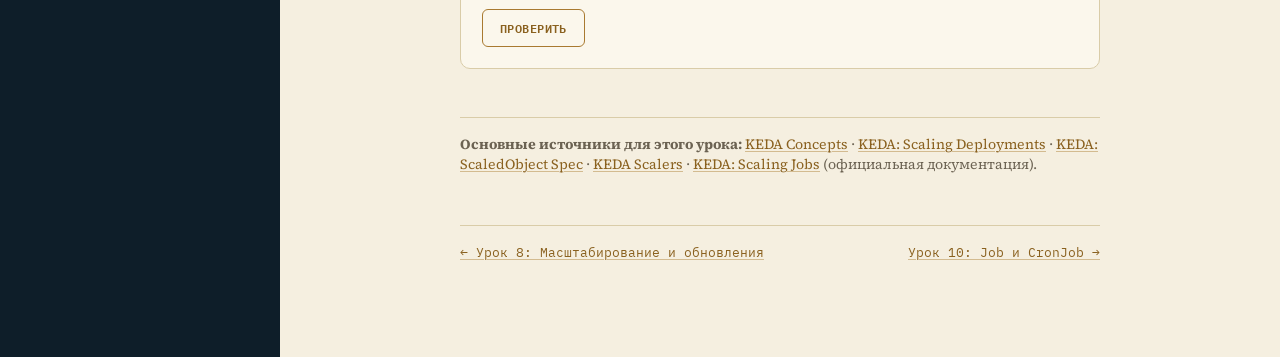
<file: lessons/0009-hpa-keda-autoscaling.html>
<!doctype html>
<html lang="ru">
<head>
<meta charset="utf-8">
<meta name="viewport" content="width=device-width, initial-scale=1">
<title>Урок 9 · HPA и KEDA: автомасштабирование</title>
<meta name="description" content="Почему у штатного HPA есть потолок — только CPU и память, и минимум одна реплика, и как KEDA убирает оба ограничения: масштабирование по внешним событиям (очередь, cron, Kafka) вплоть до нуля реплик. Теория и практика на cron-триггере в minikube.">
<link rel="icon" type="image/x-icon" href="../favicon.ico">
<link rel="icon" type="image/png" sizes="32x32" href="../assets/favicon-32.png">
<link rel="icon" type="image/png" sizes="16x16" href="../assets/favicon-16.png">
<link rel="apple-touch-icon" sizes="180x180" href="../assets/favicon-180.png">
<link rel="preconnect" href="https://fonts.googleapis.com">
<link rel="preconnect" href="https://fonts.gstatic.com" crossorigin>
<link href="https://fonts.googleapis.com/css2?family=Fraunces:ital,opsz,wght@0,9..144,500;0,9..144,600;0,9..144,700;1,9..144,500&family=Source+Serif+4:ital,opsz,wght@0,8..60,400;0,8..60,600;1,8..60,400&family=IBM+Plex+Mono:wght@400;500;600&display=swap" rel="stylesheet">
<link rel="stylesheet" href="../assets/style.css">
</head>
<body>
<div class="shell">
  <aside class="chart-nav">
    <a class="brand" href="../index.html">
      <span class="brand-mark" aria-hidden="true">
        <svg width="22" height="22" viewBox="0 0 24 24" fill="none" stroke="currentColor" stroke-width="1.6" stroke-linecap="round" stroke-linejoin="round"><circle cx="12" cy="5" r="2.2"/><line x1="12" y1="7.2" x2="12" y2="19"/><path d="M5 13c0 4 3 6.5 7 6.5s7-2.5 7-6.5"/><line x1="4" y1="12" x2="8" y2="12"/><line x1="16" y1="12" x2="20" y2="12"/></svg>
      </span>
      <span class="brand-word">
        <span class="brand-title">Kubernetes<br>на практике</span>
      </span>
    </a>

    <details class="route-toggle" open>
      <summary class="route-summary">
        <span>Маршрут курса</span>
        <span class="route-progress" data-route-progress>9 / 12</span>
      </summary>
      <nav id="course-route" data-current="9" data-base=""></nav>
    </details>

    <div class="ref-section">
      <p class="ref-heading">Справочники</p>
      <nav id="course-references" data-base="../reference/"></nav>
    </div>

    <div class="chart-footer">
      <div class="chart-footer-group">
        <span class="chart-footer-label">Сообщество</span>
        <a class="chart-channel" href="https://t.me/python_simple" target="_blank" rel="noopener">
          <img class="chart-channel-avatar" src="../assets/pythonsimple.png" alt="">
          <span>Обсуждение · @python_simple</span>
        </a>
      </div>
    </div>
  </aside>

  <main class="page-frame">
    <article class="page">
      <p class="kicker">Урок 09 · Kubernetes на практике</p>
      <h1>HPA и KEDA: автомасштабирование</h1>
      <p class="lesson-help">Что-то не запустилось или осталось непонятным? Задайте вопрос в комментариях к <a href="https://t.me/python_simple/360" target="_blank" rel="noopener">разбору этого урока в канале</a> — разберёмся вместе.</p>
      <p class="lede">В уроке 8 HorizontalPodAutoscaler сам считал реплики по загрузке CPU — и честно отрабатывал, пока сигналом было ровно одно число от metrics-server. Но реальная нагрузка редко измеряется только процентом CPU: иногда сигнал — это длина очереди в RabbitMQ, отставание потребителя в Kafka или просто «сейчас ночь, трафика нет совсем». Сам HPA таких сигналов не видит, да и спуститься ниже одной реплики не умеет, сколько бы нагрузки ни было. Оба ограничения снимает один и тот же инструмент — <strong>KEDA</strong>.</p>

      <h2>KEDA не заменяет HPA — он его кормит</h2>
      <p>Первое и самое важное: <strong>KEDA (Kubernetes Event-Driven Autoscaling) не придумывает новый механизм масштабирования</strong>. Под капотом он создаёт и обслуживает обычный <code>HorizontalPodAutoscaler</code> — тот же объект, что вы руками написали в уроке 8. Разница в том, откуда HPA получает число, по которому принимает решение.</p>
      <ul>
        <li><strong>Без KEDA</strong> HPA умеет читать ровно то, что ему отдаёт <code>metrics-server</code>, — CPU и память контейнера.</li>
        <li><strong>С KEDA</strong> к HPA добавляется десятки источников: длина очереди, cron-расписание, метрика из Prometheus, глубина темы Kafka, очередь в облаке — полный список называется <em>scalers</em>, их у KEDA больше сотни.</li>
      </ul>
      <p>Есть и вторая возможность, которой у голого HPA нет вообще: <strong>масштабирование до нуля реплик</strong>. HPA физически не может указать <code>minReplicas: 0</code> — он просто не примет такой объект. KEDA решает это иначе: пока нет сигнала о работе, KEDA вообще не создаёт HPA для этого Deployment (реплик — 0, никто не тратит ресурсы), а как только сигнал появляется, KEDA сама поднимает Deployment с 0 до 1 реплики, и только дальше управление переходит к обычному HPA.</p>

      <figure class="diagram-figure">
        <svg viewBox="0 0 700 270" role="img" aria-labelledby="keda-diagram-title" xmlns="http://www.w3.org/2000/svg">
          <title id="keda-diagram-title">Схема: metrics-server и внешние источники событий — очередь, cron, Kafka — подают сигналы в KEDA, KEDA создаёт и обслуживает обычный HPA, а тот уже управляет числом реплик Deployment</title>
          <defs>
            <marker id="arrowkeda" viewBox="0 0 10 10" refX="8" refY="5" markerWidth="7" markerHeight="7" orient="auto-start-reverse">
              <path d="M0,0 L10,5 L0,10 z" fill="var(--brass)"></path>
            </marker>
          </defs>

          <rect x="8" y="18" width="188" height="48" rx="9" fill="var(--paper-card)" stroke="var(--paper-line)"></rect>
          <text x="102" y="47" text-anchor="middle" class="diagram-note" fill="var(--text-muted)">metrics-server: CPU / RAM</text>

          <rect x="8" y="104" width="188" height="48" rx="9" fill="var(--paper-card)" stroke="var(--brass)" stroke-width="1.6"></rect>
          <text x="102" y="133" text-anchor="middle" class="diagram-note" fill="var(--brass-strong)">очередь / cron / Kafka…</text>

          <text x="102" y="188" text-anchor="middle" class="diagram-sub" fill="var(--text-muted)">(scaler KEDA)</text>

          <line x1="196" y1="42" x2="254" y2="120" stroke="var(--paper-line)" stroke-width="1.6" marker-end="url(#arrowkeda)"></line>
          <line x1="196" y1="128" x2="254" y2="135" stroke="var(--brass)" stroke-width="2" marker-end="url(#arrowkeda)"></line>

          <rect x="256" y="92" width="150" height="80" rx="10" fill="var(--paper-card)" stroke="var(--brass)" stroke-width="1.6"></rect>
          <text x="331" y="120" text-anchor="middle" class="diagram-note" fill="var(--brass-strong)">KEDA</text>
          <text x="331" y="141" text-anchor="middle" class="diagram-sub" fill="var(--text-muted)">operator</text>
          <text x="331" y="160" text-anchor="middle" class="diagram-sub" fill="var(--text-muted)">0 ↔ 1 реплика</text>

          <line x1="408" y1="132" x2="466" y2="132" stroke="var(--brass)" stroke-width="2" marker-end="url(#arrowkeda)"></line>

          <rect x="468" y="92" width="150" height="80" rx="10" fill="var(--paper-card)" stroke="var(--paper-line)"></rect>
          <text x="543" y="120" text-anchor="middle" class="diagram-note" fill="var(--text-muted)">HPA</text>
          <text x="543" y="141" text-anchor="middle" class="diagram-sub" fill="var(--text-muted)">keda-hpa-*</text>
          <text x="543" y="160" text-anchor="middle" class="diagram-sub" fill="var(--text-muted)">1 ↔ N реплик</text>

          <line x1="543" y1="172" x2="543" y2="210" stroke="var(--brass)" stroke-width="2" marker-end="url(#arrowkeda)"></line>

          <rect x="460" y="212" width="166" height="48" rx="9" fill="var(--paper-card)" stroke="var(--paper-line)"></rect>
          <text x="543" y="241" text-anchor="middle" class="diagram-note" fill="var(--text)">Deployment hello-fastapi</text>
        </svg>
        <figcaption>HPA из урока 8 никуда не делся — просто теперь его создаёт и обслуживает KEDA, и сигналов у него стало больше одного.</figcaption>
      </figure>

      <div class="callout">
        <span class="callout-label">Источник</span>
        Официальная документация — <a href="https://keda.sh/docs/2.21/concepts/" target="_blank" rel="noopener">KEDA Concepts</a> и <a href="https://keda.sh/docs/2.21/concepts/scaling-deployments/" target="_blank" rel="noopener">Scaling Deployments</a>
      </div>

      <h2>ScaledObject: манифест, который заменяет HPA</h2>
      <p>Вместо <code>HorizontalPodAutoscaler</code> вы пишете объект <code>ScaledObject</code> — он ссылается на тот же Deployment и описывает те же границы, плюс список триггеров:</p>
      <pre><code>apiVersion: keda.sh/v1alpha1
kind: ScaledObject
metadata:
  name: hello-fastapi
spec:
  scaleTargetRef:
    name: hello-fastapi
  minReplicaCount: 0
  maxReplicaCount: 4
  cooldownPeriod: 30
  triggers:
    - type: cron
      metadata:
        timezone: Etc/UTC
        start: "10 14 * * *"
        end: "13 14 * * *"
        desiredReplicas: "3"</code></pre>
      <p><code>scaleTargetRef</code> работает так же, как в обычном HPA. <code>minReplicaCount</code> и <code>maxReplicaCount</code> — те же границы, только теперь ноль — законное значение. <code>cooldownPeriod</code> — сколько секунд ждать после того, как триггер перестал требовать реплики, прежде чем сократить их до <code>minReplicaCount</code> (по умолчанию 300 секунд; здесь поставлено 30 — исключительно чтобы не ждать пять минут в учебном примере). Для cron-триггера <code>start</code> и <code>end</code> — обычное cron-выражение «минута час * * *» в часовом поясе из <code>timezone</code>, а <code>desiredReplicas</code> — сколько реплик держать внутри этого окна; вне окна KEDA считает, что сигнала нет.</p>

      <div class="callout">
        <span class="callout-label">Почему практика именно на cron</span>
        У по-настоящему событийных триггеров — очередь, Kafka — есть один практический минус для учебного урока: сначала нужно поднять в кластере саму очередь, то есть ещё один сервис и ещё один урок только на его установку. Cron-триггер не требует ничего, кроме самого KEDA, и показывает ровно то же самое устройство — внешний относительно CPU/RAM сигнал, который включает и выключает реплики, — без лишней инфраструктуры. Таблица с остальными триггерами будет ниже.
      </div>

      <h2>Практика: установите KEDA и промасштабируйте по расписанию</h2>
      <p>Понадобится Deployment <code>hello-fastapi</code> из урока 3. Если у вас всё ещё применён <code>hpa.yaml</code> из урока 8 — удалите его: мы создадим для того же Deployment объект KEDA, а два HPA на одном Deployment — это та же «тихая война двух контроллеров», о которой шла речь в прошлом уроке.</p>
      <pre><code>kubectl delete -f hpa.yaml --ignore-not-found</code></pre>

      <ol class="steps">
        <li>
          Установите KEDA. Как и Gateway API в уроке 7, в Kubernetes она не встроена — это оператор и набор CRD, которые ставятся манифестом:
          <pre><code>KEDA=https://github.com/kedacore/keda/releases/download

kubectl apply --server-side -f $KEDA/v2.21.0/keda-2.21.0.yaml</code></pre>
          <p>Манифест сам создаёт пространство имён <code>keda</code>. Дождитесь, пока оба Pod'а станут готовы:</p>
          <pre><code>kubectl get pods -n keda</code></pre>
          <p>Их два: <code>keda-operator</code> — следит за <code>ScaledObject</code> и создаёт под них HPA, и <code>keda-operator-metrics-apiserver</code> — отдаёт Kubernetes значения с нестандартных метрик.</p>
        </li>
        <li>
          Узнайте текущее время в UTC — от него будете отталкиваться при выборе окна:
          <pre><code>date -u +%H:%M</code></pre>
          <p>На Windows без WSL — тот же час и минуту возьмите из правого нижнего угла, переведя в UTC (зимой в Москве это минус 3 часа).</p>
        </li>
        <li>
          Создайте <code>scaledobject.yaml</code>, подставив вместо <code>HH:MM</code> время из прошлого шага плюс одна минута (поле <code>start</code>) и плюс четыре минуты (поле <code>end</code>) — так у вас будет три минуты, чтобы понаблюдать за реплицированием в активном окне:
          <pre><code>apiVersion: keda.sh/v1alpha1
kind: ScaledObject
metadata:
  name: hello-fastapi
spec:
  scaleTargetRef:
    name: hello-fastapi
  minReplicaCount: 0
  maxReplicaCount: 4
  cooldownPeriod: 30
  triggers:
    - type: cron
      metadata:
        timezone: Etc/UTC
        start: "MM HH * * *"
        end: "MM HH * * *"
        desiredReplicas: "3"</code></pre>
          <p>Если сейчас (в UTC) 14:27 — <code>start</code> получит <code>"28 14 * * *"</code>, а <code>end</code> — <code>"31 14 * * *"</code>. Переход через полночь или через час считайте как обычно: 14:58 плюс четыре минуты — это 15:02.</p>
        </li>
        <li>
          Примените и сразу гляньте, что создалось:
          <pre><code>kubectl apply -f scaledobject.yaml
kubectl get scaledobject
kubectl get deploy hello-fastapi</code></pre>
          <p>До наступления <code>start</code> в колонке <code>READY</code> у ScaledObject должно быть <code>True</code>, а реплик у Deployment — <code>0</code>: KEDA уже взяла его под управление и свела к нулю, хотя окно ещё не началось.</p>
        </li>
        <li>
          В отдельном терминале запустите наблюдение и дождитесь начала окна:
          <pre><code>kubectl get pods --watch</code></pre>
          <p>Ровно в минуту из <code>start</code> появятся три Pod'а — тот же rolling-механизм из урока 8, просто инициированный не вами, а KEDA.</p>
        </li>
        <li>
          Посмотрите на HPA, которого вы не писали:
          <pre><code>kubectl get hpa</code></pre>
          <p>В списке — объект <code>keda-hpa-hello-fastapi</code>. Это тот самый <code>horizontalPodAutoscalerConfig</code> из спеки: KEDA сама назвала и создала его по умолчанию. <code>kubectl describe scaledobject hello-fastapi</code> покажет условие <code>Active: True</code> ровно на время, пока сейчас внутри cron-окна.</p>
        </li>
        <li>
          Дождитесь <code>end</code> и продолжайте смотреть на первый терминал: через несколько секунд после окончания окна (вы поставили <code>cooldownPeriod: 30</code>) реплики вернутся к <code>0</code>. Остановите наблюдение <kbd>Ctrl+C</kbd>.
        </li>
      </ol>

      <div class="callout win">
        <span class="callout-label">Если реплики не появились к началу окна</span>
        Самая частая причина — часовой пояс: <code>Etc/UTC</code> в манифесте и время из <code>date -u</code> должны совпадать, не перепутайте с локальным. Вторая по частоте — опечатка в cron-выражении; проверьте условия через <code>kubectl describe scaledobject hello-fastapi</code>, там прямо пишут, что не так. Третья — старый <code>hpa.yaml</code> из урока 8 всё ещё применён и конфликтует за то же поле; удалите его командой из начала практики.
      </div>

      <h2>Другие триггеры: cron — не главный сценарий в проде</h2>
      <p>В реальных кластерах расписание — скорее частный случай. Чаще KEDA подключают к системам, которые и так копят работу, чтобы число реплик следовало за фактической очередью задач, а не за процентом CPU, который до очереди ещё не добрался:</p>

      <table>
        <thead>
          <tr><th>Scaler</th><th>Сигнал масштабирования</th></tr>
        </thead>
        <tbody>
          <tr><td><code>rabbitmq</code></td><td>Число сообщений в очереди RabbitMQ</td></tr>
          <tr><td><code>kafka</code></td><td>Отставание consumer group от конца топика (consumer lag)</td></tr>
          <tr><td><code>prometheus</code></td><td>Результат произвольного PromQL-запроса</td></tr>
          <tr><td><code>postgresql</code></td><td>Результат SQL-запроса, например размер очереди задач в таблице</td></tr>
          <tr><td><code>aws-sqs-queue</code> / <code>azure-queue</code></td><td>Длина очереди в облачном сервисе</td></tr>
        </tbody>
      </table>
      <p>Смена триггера почти всегда — замена одного блока <code>triggers</code> в том же <code>ScaledObject</code>; всё остальное (<code>scaleTargetRef</code>, границы реплик, созданный HPA) устроено одинаково независимо от источника сигнала.</p>

      <div class="callout">
        <span class="callout-label">Источник</span>
        Полный список — <a href="https://keda.sh/docs/2.21/scalers/" target="_blank" rel="noopener">KEDA Scalers</a>
      </div>

      <h2>Не только ScaledObject: ScaledJob для задач «отработал и завершился»</h2>
      <p>У <code>ScaledObject</code> есть слабое место, которое легко не заметить на cron-примере: он масштабирует <strong>долгоживущие</strong> реплики Deployment. Когда сигнал падает, HPA сокращает реплики — и сам выбирает, какой Pod удалить. Если воркер в этот момент на середине трёхчасовой задачи, работа прервётся. В документации KEDA это разобрано как отдельная проблема «long-running executions»: можно тянуть время через <code>terminationGracePeriodSeconds</code> и <code>preStop</code>-хук, но Pod будет висеть в <code>Terminating</code>, а вторая, более чистая альтернатива — запускать такую работу не в Deployment, а в Job.</p>
      <p>Для этого у KEDA есть второй ресурс — <strong><code>ScaledJob</code></strong>. Он не управляет репликами и не держит Pod'ы «про запас»: на каждое обнаруженное событие (например, сообщение в очереди) он создаёт обычный Kubernetes <code>Job</code>. Pod этого Job забирает одну единицу работы, доводит её до конца и завершается. Нет событий — нет и Job'ов.</p>
      <pre><code>apiVersion: keda.sh/v1alpha1
kind: ScaledJob
metadata:
  name: queue-worker
spec:
  jobTargetRef:                 # шаблон Job вместо scaleTargetRef
    template:
      spec:
        containers:
        - name: worker
          image: my-worker:1
        restartPolicy: Never
  pollingInterval: 10           # как часто KEDA опрашивает источник
  maxReplicaCount: 30           # не больше 30 Job'ов одновременно
  successfulJobsHistoryLimit: 3 # сколько завершённых Job'ов хранить
  triggers:
  - type: rabbitmq
    metadata:
      queueName: tasks
      queueLength: "1"</code></pre>
      <p>Триггеры — те же самые, что и у <code>ScaledObject</code>; меняется только то, <em>что</em> создаётся в ответ на сигнал. Типичные сценарии — self-hosted агенты CI/CD (раннеры, которые берут одну сборку и умирают), обработка видео, тяжёлые отчёты, ML-батчи: всё, где задача длинная и прерывать её на полпути нельзя.</p>

      <table>
        <thead>
          <tr><th></th><th><code>ScaledObject</code></th><th><code>ScaledJob</code></th></tr>
        </thead>
        <tbody>
          <tr><td>Чем управляет</td><td>Числом реплик Deployment / StatefulSet</td><td>Созданием новых Job</td></tr>
          <tr><td>Под капотом</td><td>Обычный HPA</td><td>Сама KEDA создаёт Job'ы, HPA нет</td></tr>
          <tr><td>Жизнь Pod'а</td><td>Долгая, разбирает поток задач</td><td>Одна задача — и завершение</td></tr>
          <tr><td>Подходит для</td><td>API, потребители с короткими задачами</td><td>CI-раннеры, долгие batch-задачи</td></tr>
        </tbody>
      </table>

      <p>Здесь <code>ScaledJob</code> — только обзор без практики: важно знать, что такой инструмент есть и когда он лучше <code>ScaledObject</code>. Сами <code>Job</code> и <code>CronJob</code>, на которых он построен, разбираем руками в <a href="../lessons/0010-job-cronjob.html">следующем уроке</a>. И третий ресурс KEDA, который понадобится, как только вы подключите настоящую очередь вместо cron, — <strong><code>TriggerAuthentication</code></strong> (и его кластерная версия <code>ClusterTriggerAuthentication</code>): он хранит, как KEDA авторизуется в источнике событий — через Secret, переменные окружения или облачную identity, — чтобы пароли не лежали прямо в манифесте <code>ScaledObject</code>.</p>

      <div class="callout">
        <span class="callout-label">Источник</span>
        <a href="https://keda.sh/docs/2.21/concepts/scaling-jobs/" target="_blank" rel="noopener">KEDA: Scaling Jobs</a> · <a href="https://keda.sh/docs/2.21/reference/scaledjob-spec/" target="_blank" rel="noopener">ScaledJob Spec</a> · <a href="https://keda.sh/docs/2.21/concepts/authentication/" target="_blank" rel="noopener">KEDA: Authentication</a>
      </div>

      <h2>Проверьте себя</h2>

      <div class="quiz" data-quiz="mc">
        <p class="quiz-question">Что на самом деле делает KEDA, когда вы применяете ScaledObject?</p>
        <label class="quiz-option"><input type="radio" name="q1" value="a"> Полностью заменяет HPA собственным независимым контроллером</label>
        <label class="quiz-option"><input type="radio" name="q1" value="b" data-correct="true"> Создаёт и обслуживает обычный HPA, подключая к нему новые источники сигналов</label>
        <label class="quiz-option"><input type="radio" name="q1" value="c"> Отключает metrics-server и считает нагрузку самостоятельно изнутри Pod'ов</label>
        <button class="quiz-check">Проверить</button>
        <p class="quiz-feedback" hidden></p>
      </div>

      <div class="quiz" data-quiz="mc">
        <p class="quiz-question">Почему обычный HPA не может держать <code>minReplicas: 0</code>, а KEDA с ScaledObject — может?</p>
        <label class="quiz-option"><input type="radio" name="q2" value="a"> HPA требует отдельную лицензию на масштабирование до нуля реплик</label>
        <label class="quiz-option"><input type="radio" name="q2" value="b" data-correct="true"> Переход 0↔1 реплику берёт на себя сама KEDA, HPA включается только после</label>
        <label class="quiz-option"><input type="radio" name="q2" value="c"> HPA пересоздаётся KEDA заново каждую секунду, поэтому ограничение снимается</label>
        <button class="quiz-check">Проверить</button>
        <p class="quiz-feedback" hidden></p>
      </div>

      <div class="quiz" data-quiz="mc">
        <p class="quiz-question">К Deployment применены и <code>hpa.yaml</code> из урока 8, и cron-<code>ScaledObject</code> из этого урока. Что происходит?</p>
        <label class="quiz-option"><input type="radio" name="q3" value="a"> KEDA сама находит и удаляет чужой HPA при создании своего</label>
        <label class="quiz-option"><input type="radio" name="q3" value="b" data-correct="true"> Два HPA спорят за одно и то же поле реплик одного Deployment</label>
        <label class="quiz-option"><input type="radio" name="q3" value="c"> API сервер отклонит ScaledObject с ошибкой дубликата конфигурации</label>
        <button class="quiz-check">Проверить</button>
        <p class="quiz-feedback" hidden></p>
      </div>

      <div class="quiz" data-quiz="mc">
        <p class="quiz-question">Воркер обрабатывает одно сообщение из очереди около часа, и прерывать его посередине нельзя. Что выбрать?</p>
        <label class="quiz-option"><input type="radio" name="q4" value="a"> ScaledObject с большим cooldownPeriod, чтобы HPA реже убирал Pod'ы</label>
        <label class="quiz-option"><input type="radio" name="q4" value="b" data-correct="true"> ScaledJob: на каждое сообщение отдельный Job, который сам завершится</label>
        <label class="quiz-option"><input type="radio" name="q4" value="c"> Обычный HPA по CPU с запасом реплик, чтобы хватило на всю очередь</label>
        <button class="quiz-check">Проверить</button>
        <p class="quiz-feedback" hidden></p>
      </div>

      <div class="quiz quiz-recall" data-quiz="recall" data-answer="kubectl get scaledobject">
        <p class="quiz-question">Напишите команду, которая покажет все ScaledObject в текущем пространстве имён:</p>
        <input type="text" class="quiz-input" placeholder="kubectl ...">
        <button class="quiz-check">Проверить</button>
        <p class="quiz-feedback" hidden></p>
      </div>

      <div class="quiz quiz-recall" data-quiz="recall" data-answer="kubectl describe scaledobject hello-fastapi">
        <p class="quiz-question">Напишите команду, которая покажет условия (например, <code>Active</code>) ScaledObject с именем <code>hello-fastapi</code>:</p>
        <input type="text" class="quiz-input" placeholder="kubectl ...">
        <button class="quiz-check">Проверить</button>
        <p class="quiz-feedback" hidden></p>
      </div>

      <footer class="sources">
        <strong>Основные источники для этого урока:</strong> <a href="https://keda.sh/docs/2.21/concepts/" target="_blank" rel="noopener">KEDA Concepts</a> · <a href="https://keda.sh/docs/2.21/concepts/scaling-deployments/" target="_blank" rel="noopener">KEDA: Scaling Deployments</a> · <a href="https://keda.sh/docs/2.21/reference/scaledobject-spec/" target="_blank" rel="noopener">KEDA: ScaledObject Spec</a> · <a href="https://keda.sh/docs/2.21/scalers/" target="_blank" rel="noopener">KEDA Scalers</a> · <a href="https://keda.sh/docs/2.21/concepts/scaling-jobs/" target="_blank" rel="noopener">KEDA: Scaling Jobs</a> (официальная документация).
      </footer>

      <nav class="lesson-nav">
        <span><a href="../lessons/0008-scaling-rollouts.html">← Урок 8: Масштабирование и обновления</a></span>
        <span><a href="../lessons/0010-job-cronjob.html">Урок 10: Job и CronJob →</a></span>
      </nav>
    </article>
  </main>
</div>
<script src="../assets/nav.js"></script>
<script src="../assets/quiz.js"></script>
<script src="../assets/copy.js"></script>
</body>
</html>
</file>
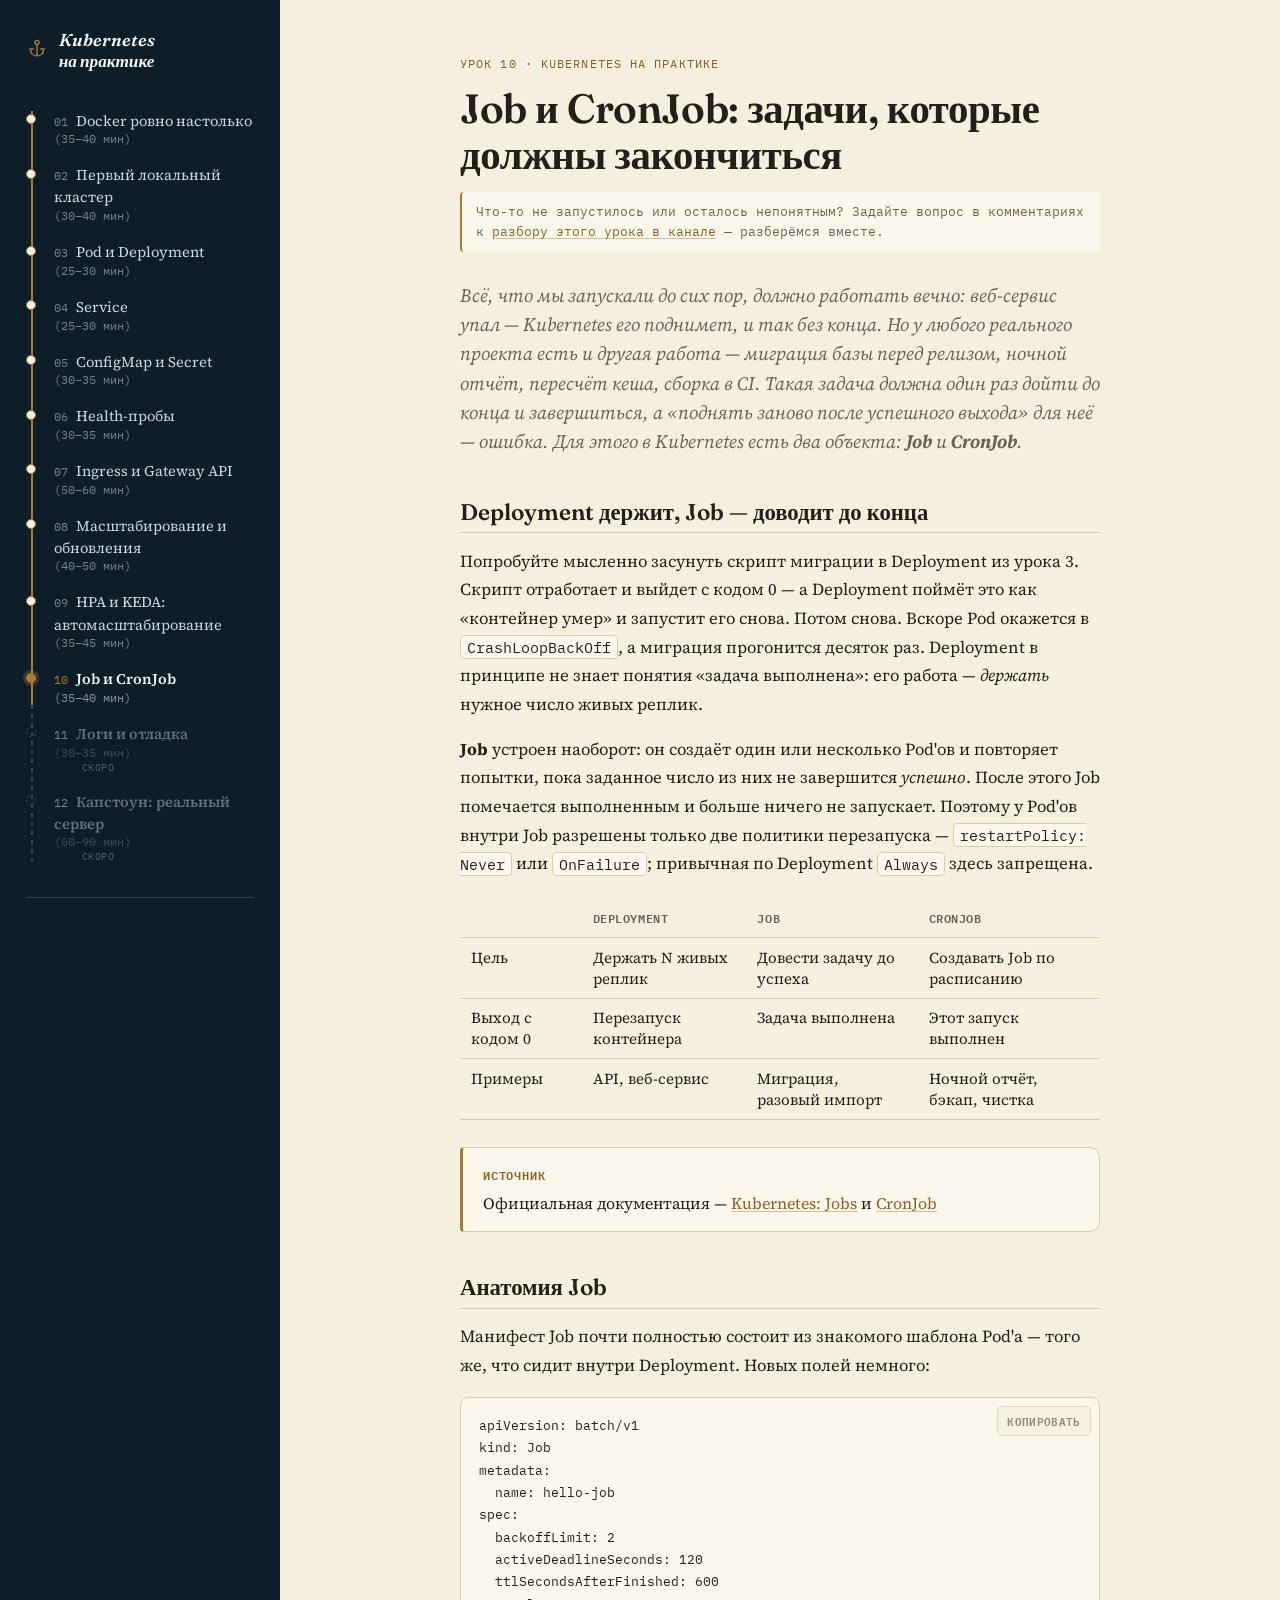
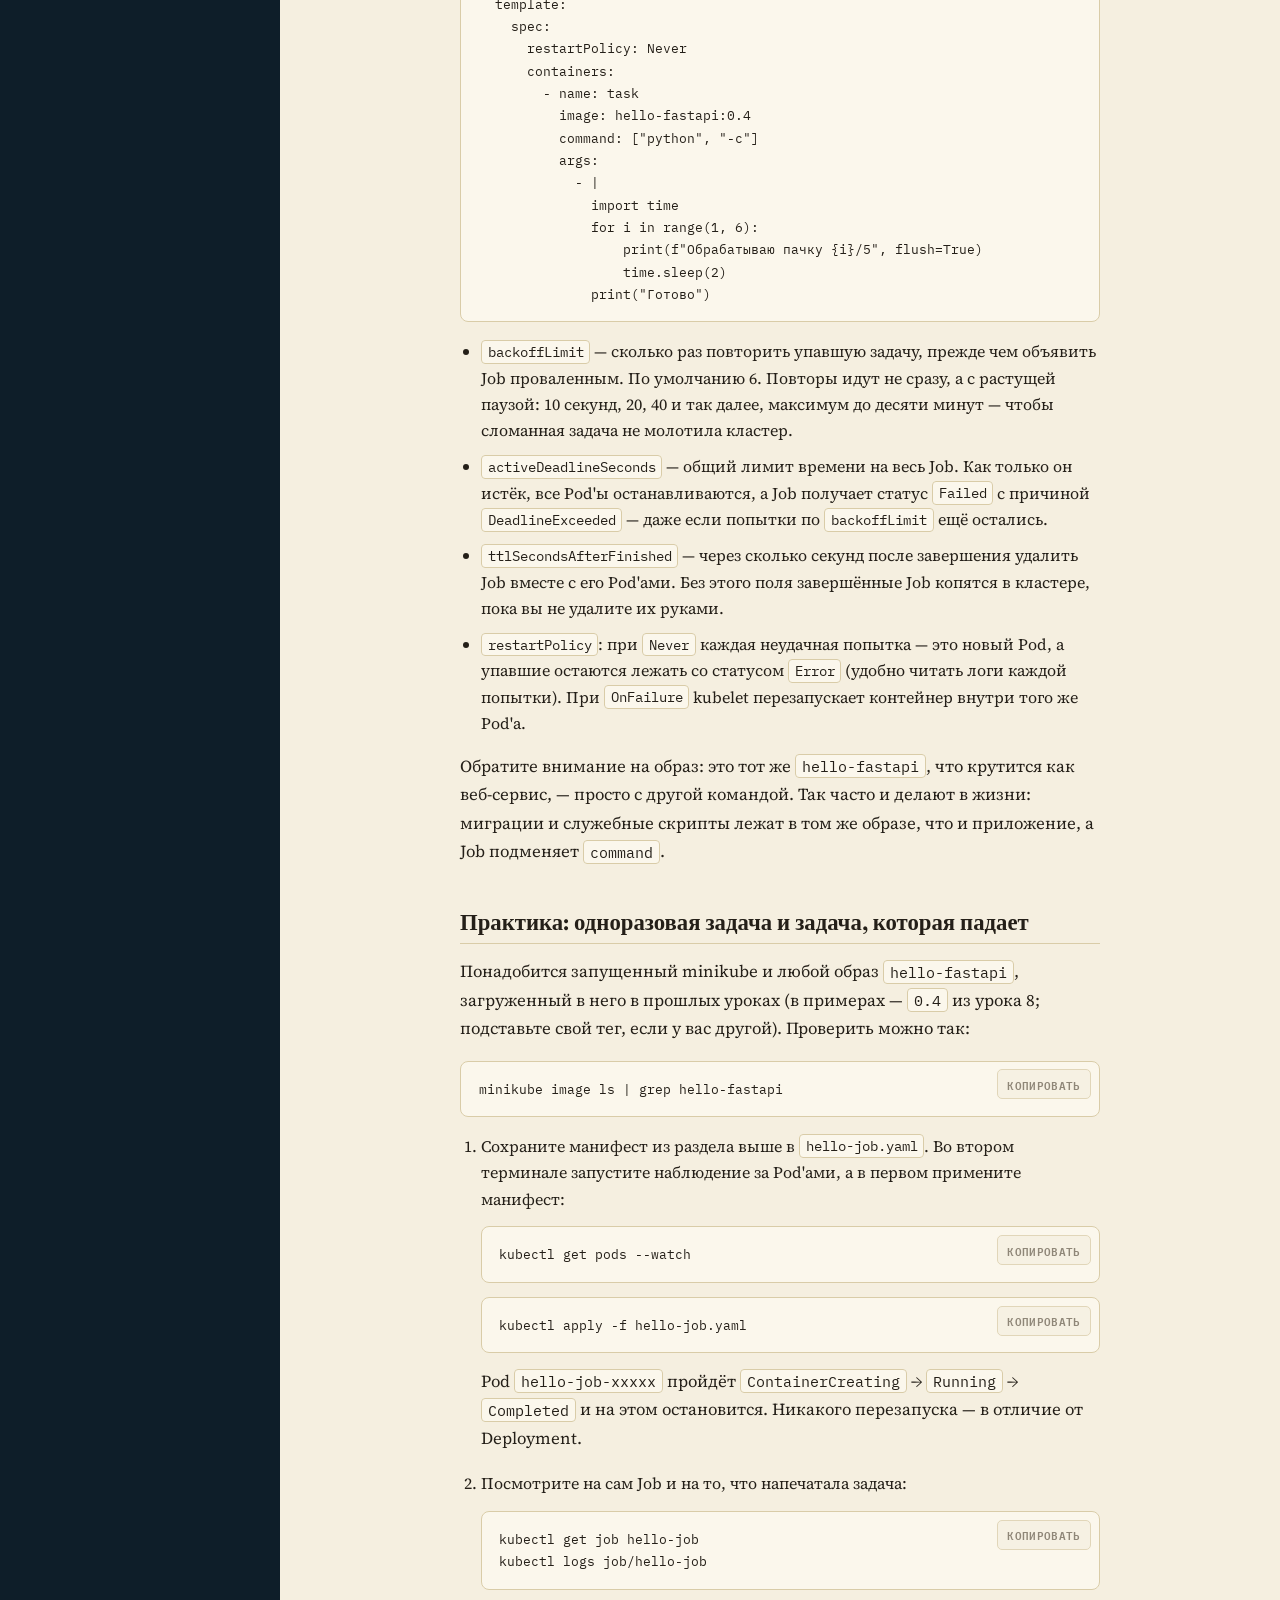
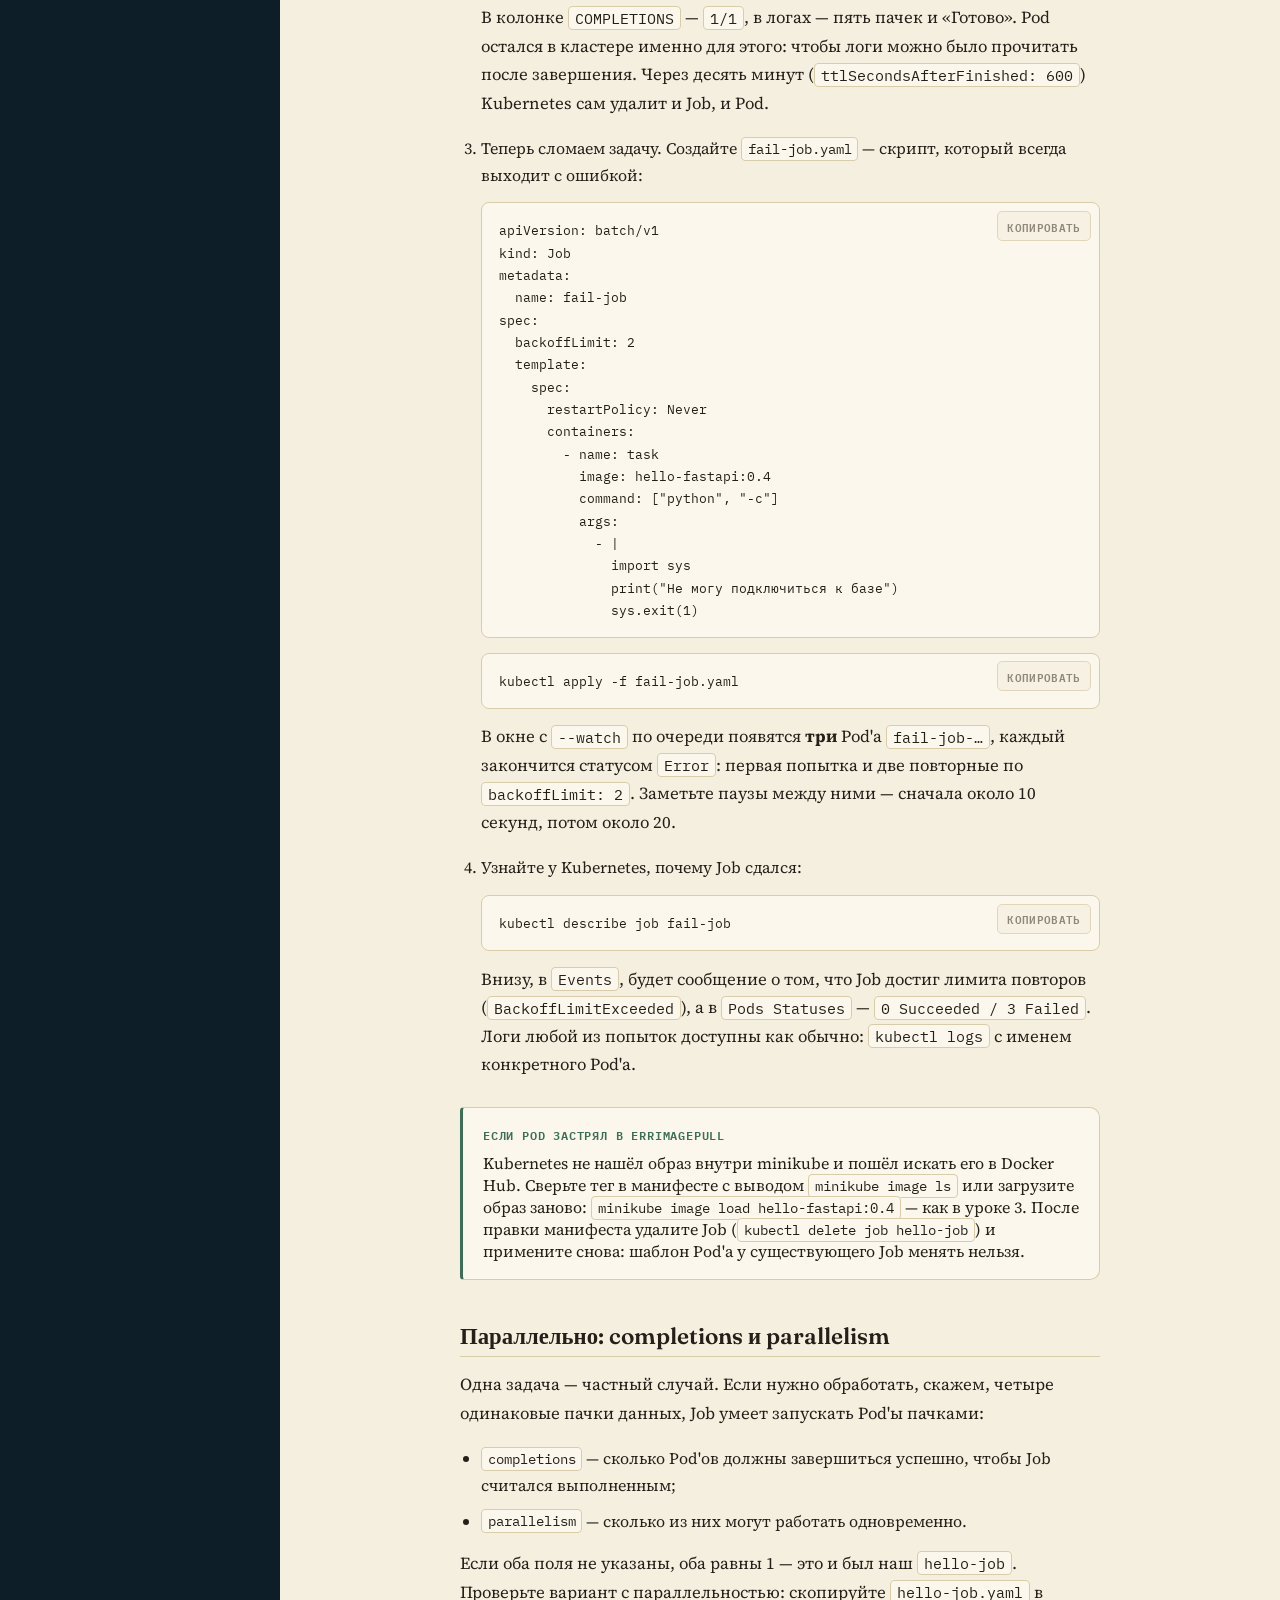
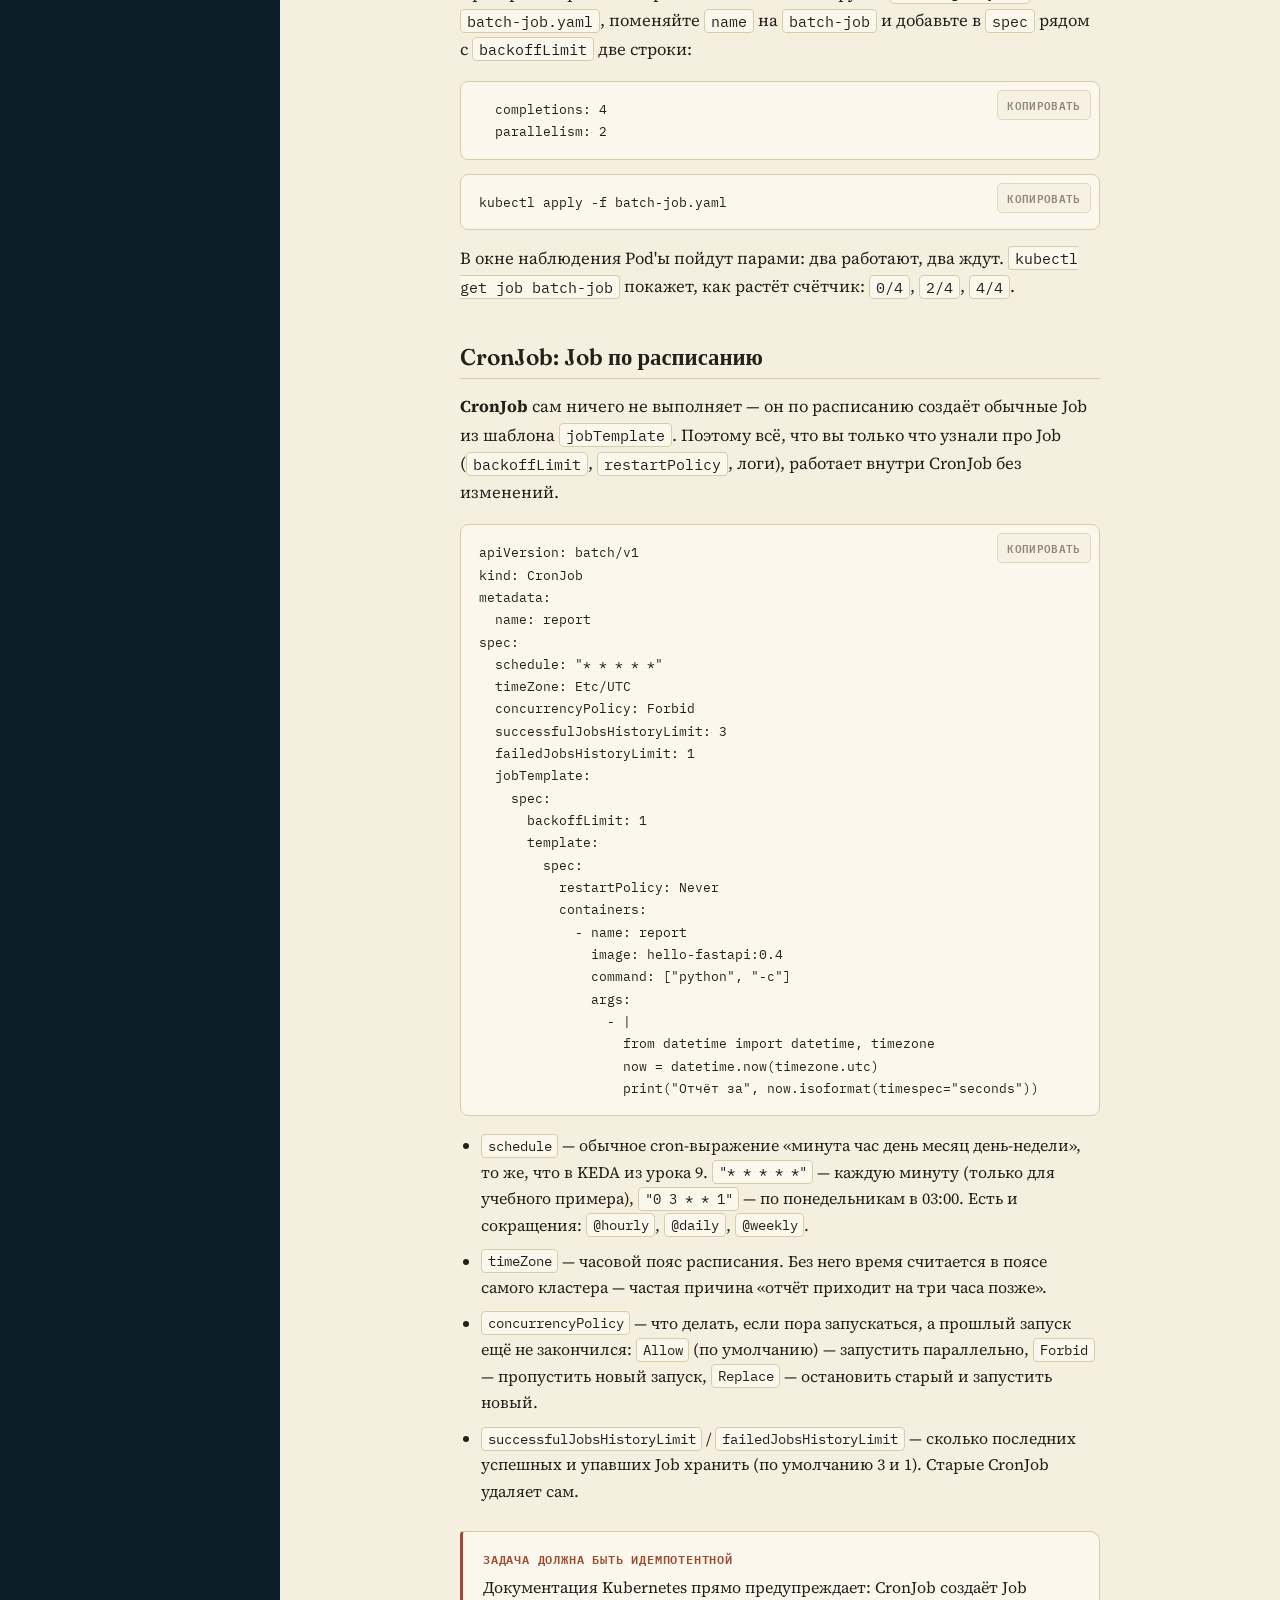
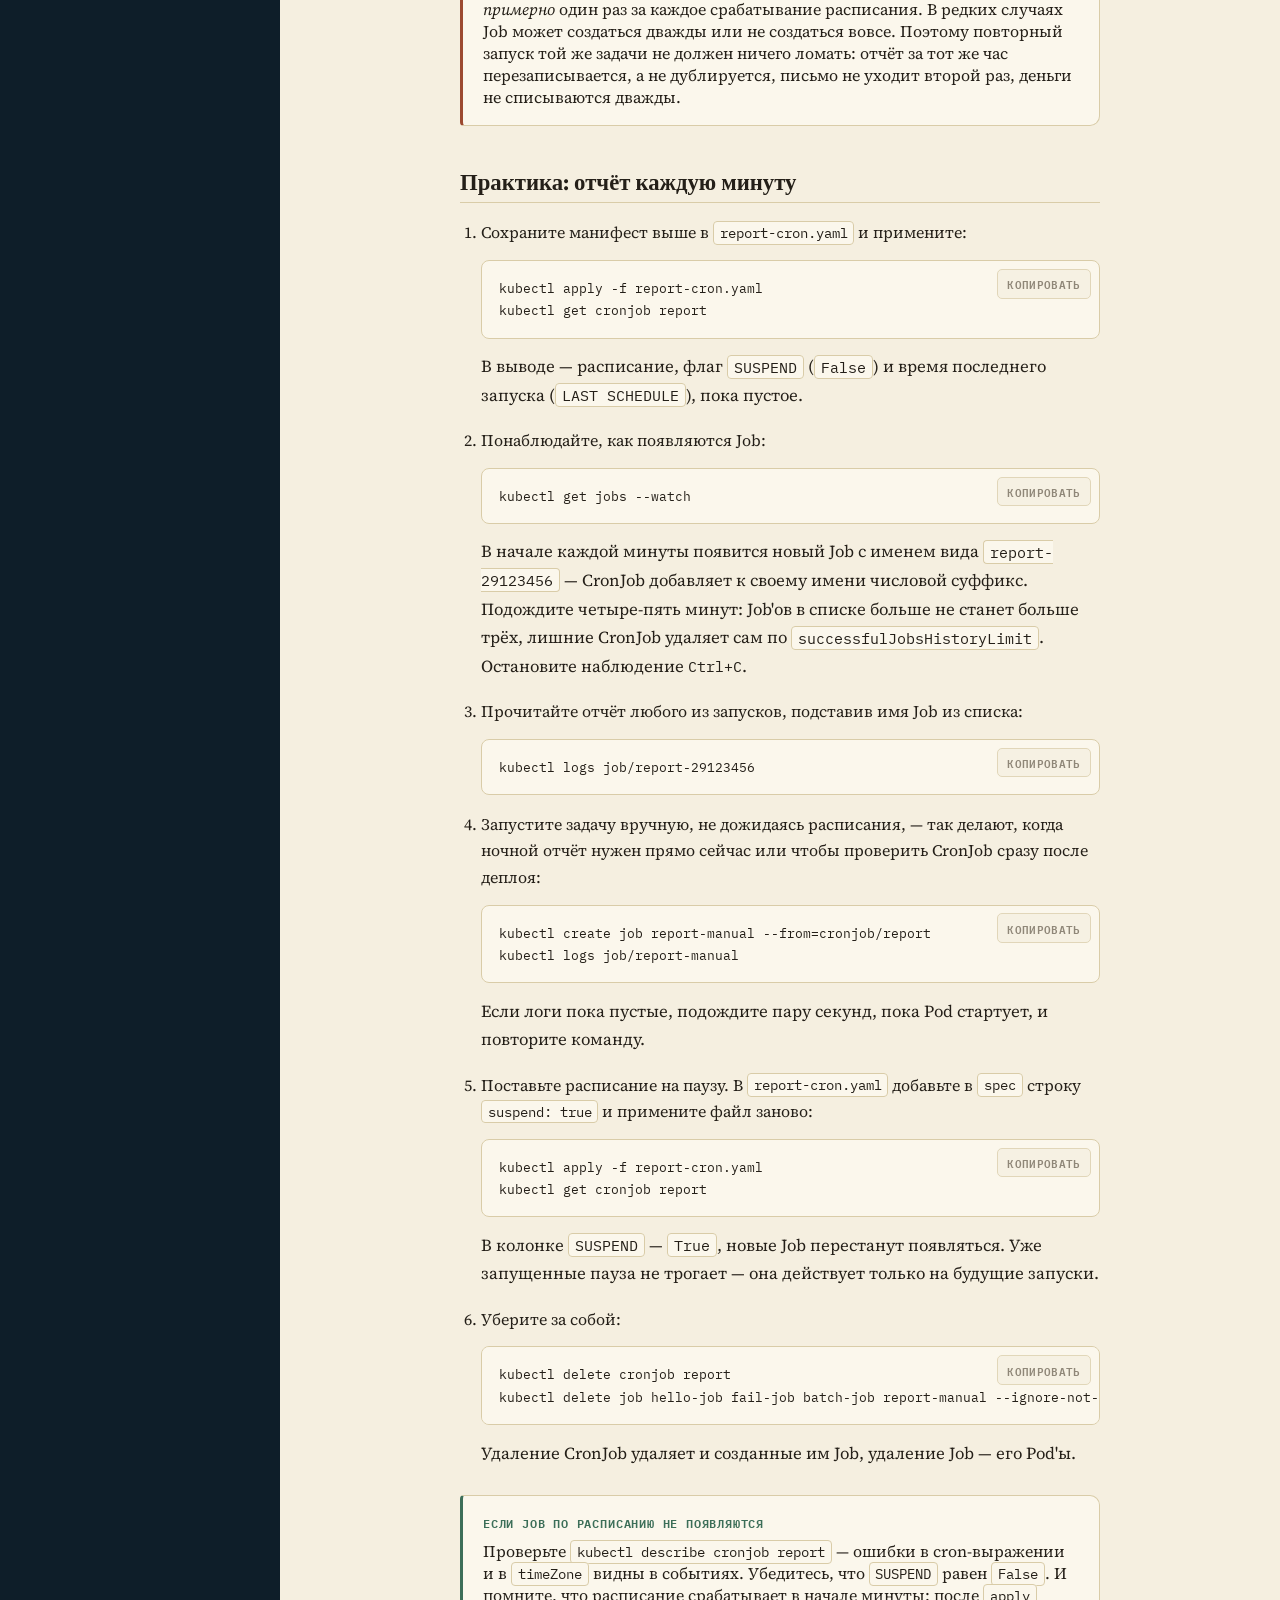
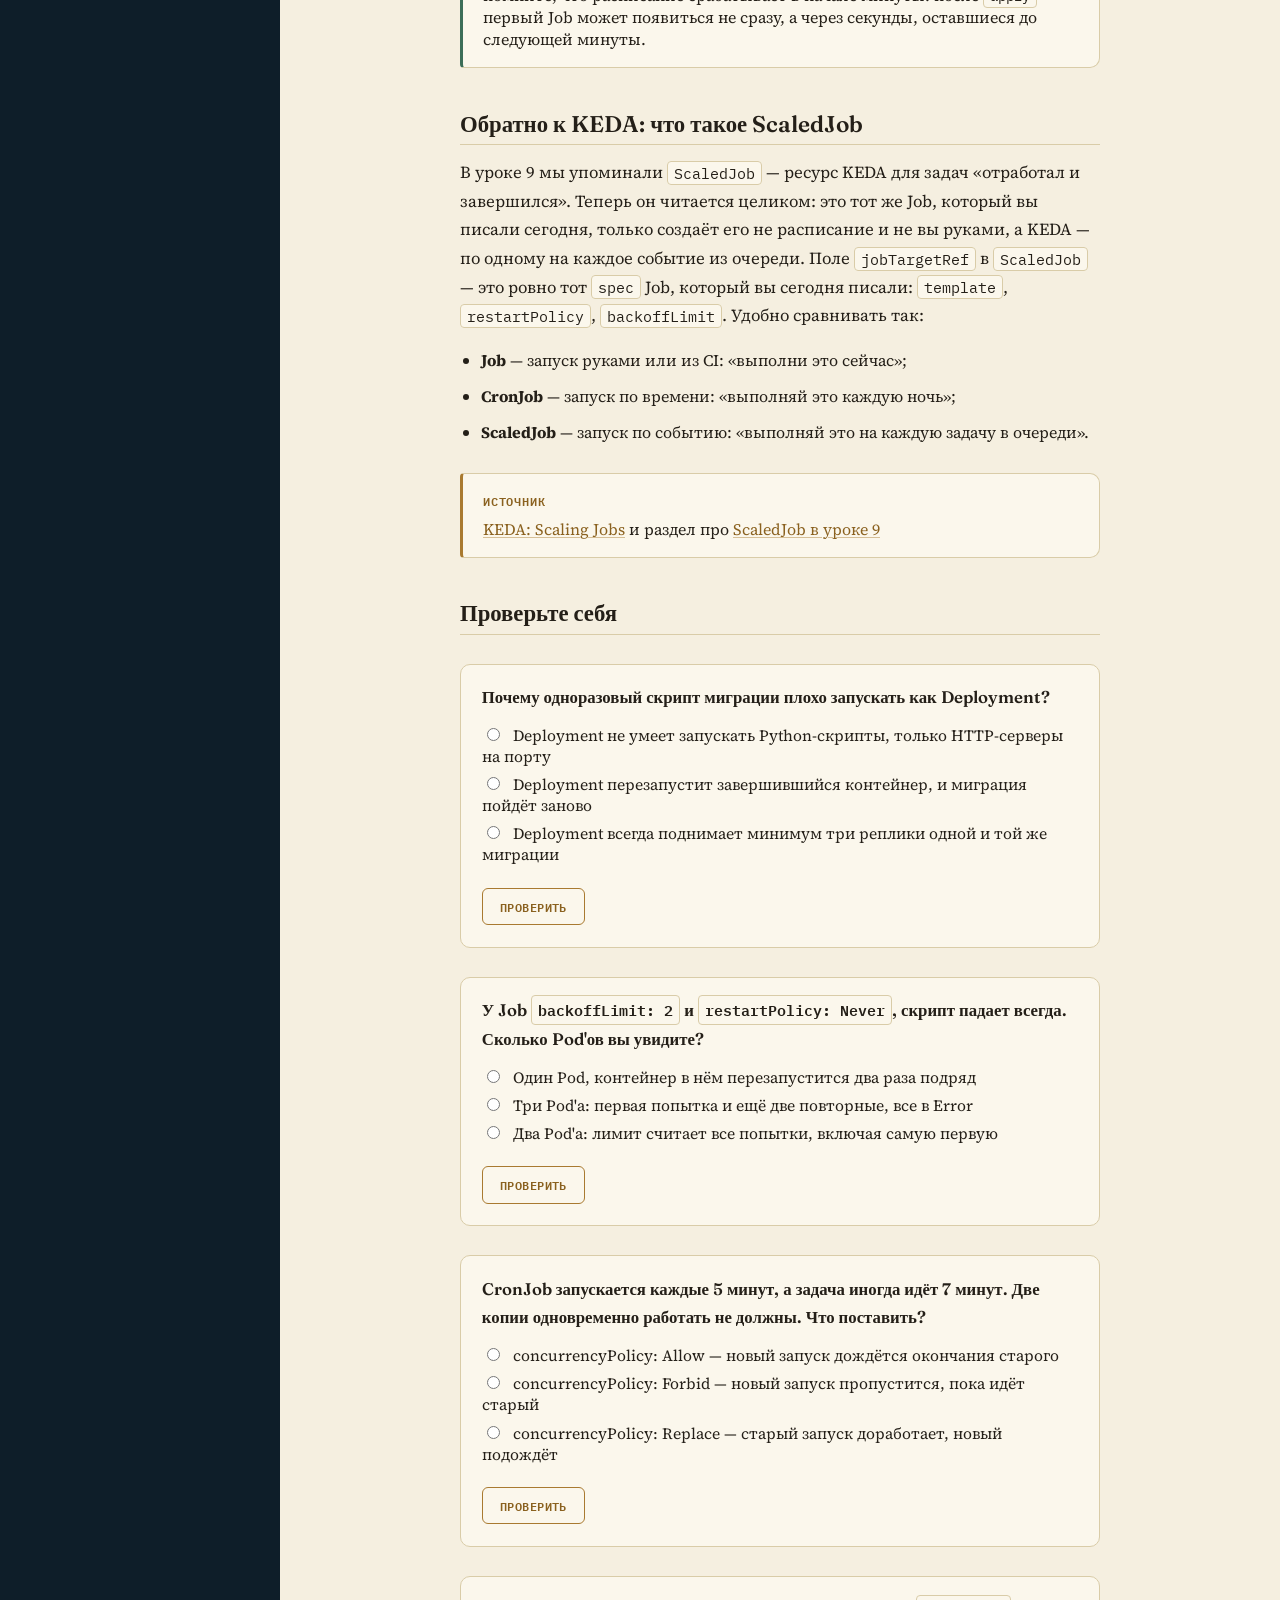
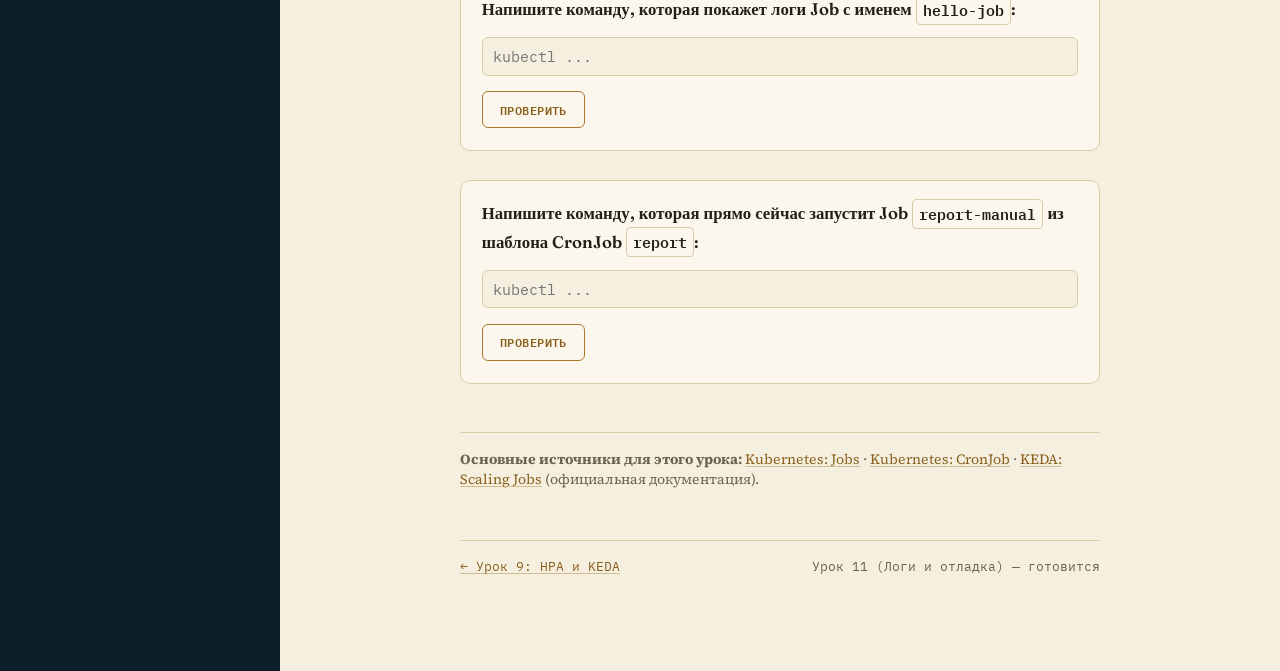
<file: lessons/0010-job-cronjob.html>
<!doctype html>
<html lang="ru">
<head>
<meta charset="utf-8">
<meta name="viewport" content="width=device-width, initial-scale=1">
<title>Урок 10 · Job и CronJob: задачи, которые должны закончиться</title>
<meta name="description" content="Чем Job отличается от Deployment, как Kubernetes повторяет упавшие задачи (backoffLimit), запускает их параллельно (completions, parallelism) и по расписанию через CronJob. Практика в minikube на образе FastAPI-сервиса.">
<link rel="icon" type="image/x-icon" href="../favicon.ico">
<link rel="icon" type="image/png" sizes="32x32" href="../assets/favicon-32.png">
<link rel="icon" type="image/png" sizes="16x16" href="../assets/favicon-16.png">
<link rel="apple-touch-icon" sizes="180x180" href="../assets/favicon-180.png">
<link rel="preconnect" href="https://fonts.googleapis.com">
<link rel="preconnect" href="https://fonts.gstatic.com" crossorigin>
<link href="https://fonts.googleapis.com/css2?family=Fraunces:ital,opsz,wght@0,9..144,500;0,9..144,600;0,9..144,700;1,9..144,500&family=Source+Serif+4:ital,opsz,wght@0,8..60,400;0,8..60,600;1,8..60,400&family=IBM+Plex+Mono:wght@400;500;600&display=swap" rel="stylesheet">
<link rel="stylesheet" href="../assets/style.css">
</head>
<body>
<div class="shell">
  <aside class="chart-nav">
    <a class="brand" href="../index.html">
      <span class="brand-mark" aria-hidden="true">
        <svg width="22" height="22" viewBox="0 0 24 24" fill="none" stroke="currentColor" stroke-width="1.6" stroke-linecap="round" stroke-linejoin="round"><circle cx="12" cy="5" r="2.2"/><line x1="12" y1="7.2" x2="12" y2="19"/><path d="M5 13c0 4 3 6.5 7 6.5s7-2.5 7-6.5"/><line x1="4" y1="12" x2="8" y2="12"/><line x1="16" y1="12" x2="20" y2="12"/></svg>
      </span>
      <span class="brand-word">
        <span class="brand-title">Kubernetes<br>на практике</span>
      </span>
    </a>

    <details class="route-toggle" open>
      <summary class="route-summary">
        <span>Маршрут курса</span>
        <span class="route-progress" data-route-progress>10 / 12</span>
      </summary>
      <nav id="course-route" data-current="10" data-base=""></nav>
    </details>

    <div class="ref-section">
      <p class="ref-heading">Справочники</p>
      <nav id="course-references" data-base="../reference/"></nav>
    </div>

    <div class="chart-footer">
      <div class="chart-footer-group">
        <span class="chart-footer-label">Сообщество</span>
        <a class="chart-channel" href="https://t.me/python_simple" target="_blank" rel="noopener">
          <img class="chart-channel-avatar" src="../assets/pythonsimple.png" alt="">
          <span>Обсуждение · @python_simple</span>
        </a>
      </div>
    </div>
  </aside>

  <main class="page-frame">
    <article class="page">
      <p class="kicker">Урок 10 · Kubernetes на практике</p>
      <h1>Job и CronJob: задачи, которые должны закончиться</h1>
      <p class="lesson-help">Что-то не запустилось или осталось непонятным? Задайте вопрос в комментариях к <a href="https://t.me/python_simple/361" target="_blank" rel="noopener">разбору этого урока в канале</a> — разберёмся вместе.</p>

      <p class="lede">Всё, что мы запускали до сих пор, должно работать вечно: веб-сервис упал — Kubernetes его поднимет, и так без конца. Но у любого реального проекта есть и другая работа — миграция базы перед релизом, ночной отчёт, пересчёт кеша, сборка в CI. Такая задача должна <em>один раз дойти до конца и завершиться</em>, а «поднять заново после успешного выхода» для неё — ошибка. Для этого в Kubernetes есть два объекта: <strong>Job</strong> и <strong>CronJob</strong>.</p>

      <h2>Deployment держит, Job — доводит до конца</h2>
      <p>Попробуйте мысленно засунуть скрипт миграции в Deployment из урока 3. Скрипт отработает и выйдет с кодом 0 — а Deployment поймёт это как «контейнер умер» и запустит его снова. Потом снова. Вскоре Pod окажется в <code>CrashLoopBackOff</code>, а миграция прогонится десяток раз. Deployment в принципе не знает понятия «задача выполнена»: его работа — <em>держать</em> нужное число живых реплик.</p>
      <p><strong>Job</strong> устроен наоборот: он создаёт один или несколько Pod'ов и повторяет попытки, пока заданное число из них не завершится <em>успешно</em>. После этого Job помечается выполненным и больше ничего не запускает. Поэтому у Pod'ов внутри Job разрешены только две политики перезапуска — <code>restartPolicy: Never</code> или <code>OnFailure</code>; привычная по Deployment <code>Always</code> здесь запрещена.</p>

      <table>
        <thead>
          <tr><th></th><th>Deployment</th><th>Job</th><th>CronJob</th></tr>
        </thead>
        <tbody>
          <tr><td>Цель</td><td>Держать N живых реплик</td><td>Довести задачу до успеха</td><td>Создавать Job по расписанию</td></tr>
          <tr><td>Выход с кодом 0</td><td>Перезапуск контейнера</td><td>Задача выполнена</td><td>Этот запуск выполнен</td></tr>
          <tr><td>Примеры</td><td>API, веб-сервис</td><td>Миграция, разовый импорт</td><td>Ночной отчёт, бэкап, чистка</td></tr>
        </tbody>
      </table>

      <div class="callout">
        <span class="callout-label">Источник</span>
        Официальная документация — <a href="https://kubernetes.io/docs/concepts/workloads/controllers/job/" target="_blank" rel="noopener">Kubernetes: Jobs</a> и <a href="https://kubernetes.io/docs/concepts/workloads/controllers/cron-jobs/" target="_blank" rel="noopener">CronJob</a>
      </div>

      <h2>Анатомия Job</h2>
      <p>Манифест Job почти полностью состоит из знакомого шаблона Pod'а — того же, что сидит внутри Deployment. Новых полей немного:</p>
      <pre><code>apiVersion: batch/v1
kind: Job
metadata:
  name: hello-job
spec:
  backoffLimit: 2
  activeDeadlineSeconds: 120
  ttlSecondsAfterFinished: 600
  template:
    spec:
      restartPolicy: Never
      containers:
        - name: task
          image: hello-fastapi:0.4
          command: ["python", "-c"]
          args:
            - |
              import time
              for i in range(1, 6):
                  print(f"Обрабатываю пачку {i}/5", flush=True)
                  time.sleep(2)
              print("Готово")</code></pre>
      <ul>
        <li><code>backoffLimit</code> — сколько раз повторить упавшую задачу, прежде чем объявить Job проваленным. По умолчанию 6. Повторы идут не сразу, а с растущей паузой: 10 секунд, 20, 40 и так далее, максимум до десяти минут — чтобы сломанная задача не молотила кластер.</li>
        <li><code>activeDeadlineSeconds</code> — общий лимит времени на весь Job. Как только он истёк, все Pod'ы останавливаются, а Job получает статус <code>Failed</code> с причиной <code>DeadlineExceeded</code> — даже если попытки по <code>backoffLimit</code> ещё остались.</li>
        <li><code>ttlSecondsAfterFinished</code> — через сколько секунд после завершения удалить Job вместе с его Pod'ами. Без этого поля завершённые Job копятся в кластере, пока вы не удалите их руками.</li>
        <li><code>restartPolicy</code>: при <code>Never</code> каждая неудачная попытка — это новый Pod, а упавшие остаются лежать со статусом <code>Error</code> (удобно читать логи каждой попытки). При <code>OnFailure</code> kubelet перезапускает контейнер внутри того же Pod'а.</li>
      </ul>
      <p>Обратите внимание на образ: это тот же <code>hello-fastapi</code>, что крутится как веб-сервис, — просто с другой командой. Так часто и делают в жизни: миграции и служебные скрипты лежат в том же образе, что и приложение, а Job подменяет <code>command</code>.</p>

      <h2>Практика: одноразовая задача и задача, которая падает</h2>
      <p>Понадобится запущенный minikube и любой образ <code>hello-fastapi</code>, загруженный в него в прошлых уроках (в примерах — <code>0.4</code> из урока 8; подставьте свой тег, если у вас другой). Проверить можно так:</p>
      <pre><code>minikube image ls | grep hello-fastapi</code></pre>

      <ol class="steps">
        <li>
          Сохраните манифест из раздела выше в <code>hello-job.yaml</code>. Во втором терминале запустите наблюдение за Pod'ами, а в первом примените манифест:
          <pre><code>kubectl get pods --watch</code></pre>
          <pre><code>kubectl apply -f hello-job.yaml</code></pre>
          <p>Pod <code>hello-job-xxxxx</code> пройдёт <code>ContainerCreating</code> → <code>Running</code> → <code>Completed</code> и на этом остановится. Никакого перезапуска — в отличие от Deployment.</p>
        </li>
        <li>
          Посмотрите на сам Job и на то, что напечатала задача:
          <pre><code>kubectl get job hello-job
kubectl logs job/hello-job</code></pre>
          <p>В колонке <code>COMPLETIONS</code> — <code>1/1</code>, в логах — пять пачек и «Готово». Pod остался в кластере именно для этого: чтобы логи можно было прочитать после завершения. Через десять минут (<code>ttlSecondsAfterFinished: 600</code>) Kubernetes сам удалит и Job, и Pod.</p>
        </li>
        <li>
          Теперь сломаем задачу. Создайте <code>fail-job.yaml</code> — скрипт, который всегда выходит с ошибкой:
          <pre><code>apiVersion: batch/v1
kind: Job
metadata:
  name: fail-job
spec:
  backoffLimit: 2
  template:
    spec:
      restartPolicy: Never
      containers:
        - name: task
          image: hello-fastapi:0.4
          command: ["python", "-c"]
          args:
            - |
              import sys
              print("Не могу подключиться к базе")
              sys.exit(1)</code></pre>
          <pre><code>kubectl apply -f fail-job.yaml</code></pre>
          <p>В окне с <code>--watch</code> по очереди появятся <strong>три</strong> Pod'а <code>fail-job-…</code>, каждый закончится статусом <code>Error</code>: первая попытка и две повторные по <code>backoffLimit: 2</code>. Заметьте паузы между ними — сначала около 10 секунд, потом около 20.</p>
        </li>
        <li>
          Узнайте у Kubernetes, почему Job сдался:
          <pre><code>kubectl describe job fail-job</code></pre>
          <p>Внизу, в <code>Events</code>, будет сообщение о том, что Job достиг лимита повторов (<code>BackoffLimitExceeded</code>), а в <code>Pods Statuses</code> — <code>0 Succeeded / 3 Failed</code>. Логи любой из попыток доступны как обычно: <code>kubectl logs</code> с именем конкретного Pod'а.</p>
        </li>
      </ol>

      <div class="callout win">
        <span class="callout-label">Если Pod застрял в ErrImagePull</span>
        Kubernetes не нашёл образ внутри minikube и пошёл искать его в Docker Hub. Сверьте тег в манифесте с выводом <code>minikube image ls</code> или загрузите образ заново: <code>minikube image load hello-fastapi:0.4</code> — как в уроке 3. После правки манифеста удалите Job (<code>kubectl delete job hello-job</code>) и примените снова: шаблон Pod'а у существующего Job менять нельзя.
      </div>

      <h2>Параллельно: completions и parallelism</h2>
      <p>Одна задача — частный случай. Если нужно обработать, скажем, четыре одинаковые пачки данных, Job умеет запускать Pod'ы пачками:</p>
      <ul>
        <li><code>completions</code> — сколько Pod'ов должны завершиться успешно, чтобы Job считался выполненным;</li>
        <li><code>parallelism</code> — сколько из них могут работать одновременно.</li>
      </ul>
      <p>Если оба поля не указаны, оба равны 1 — это и был наш <code>hello-job</code>. Проверьте вариант с параллельностью: скопируйте <code>hello-job.yaml</code> в <code>batch-job.yaml</code>, поменяйте <code>name</code> на <code>batch-job</code> и добавьте в <code>spec</code> рядом с <code>backoffLimit</code> две строки:</p>
      <pre><code>  completions: 4
  parallelism: 2</code></pre>
      <pre><code>kubectl apply -f batch-job.yaml</code></pre>
      <p>В окне наблюдения Pod'ы пойдут парами: два работают, два ждут. <code>kubectl get job batch-job</code> покажет, как растёт счётчик: <code>0/4</code>, <code>2/4</code>, <code>4/4</code>.</p>

      <h2>CronJob: Job по расписанию</h2>
      <p><strong>CronJob</strong> сам ничего не выполняет — он по расписанию создаёт обычные Job из шаблона <code>jobTemplate</code>. Поэтому всё, что вы только что узнали про Job (<code>backoffLimit</code>, <code>restartPolicy</code>, логи), работает внутри CronJob без изменений.</p>
      <pre><code>apiVersion: batch/v1
kind: CronJob
metadata:
  name: report
spec:
  schedule: "* * * * *"
  timeZone: Etc/UTC
  concurrencyPolicy: Forbid
  successfulJobsHistoryLimit: 3
  failedJobsHistoryLimit: 1
  jobTemplate:
    spec:
      backoffLimit: 1
      template:
        spec:
          restartPolicy: Never
          containers:
            - name: report
              image: hello-fastapi:0.4
              command: ["python", "-c"]
              args:
                - |
                  from datetime import datetime, timezone
                  now = datetime.now(timezone.utc)
                  print("Отчёт за", now.isoformat(timespec="seconds"))</code></pre>
      <ul>
        <li><code>schedule</code> — обычное cron-выражение «минута час день месяц день-недели», то же, что в KEDA из урока 9. <code>"* * * * *"</code> — каждую минуту (только для учебного примера), <code>"0 3 * * 1"</code> — по понедельникам в 03:00. Есть и сокращения: <code>@hourly</code>, <code>@daily</code>, <code>@weekly</code>.</li>
        <li><code>timeZone</code> — часовой пояс расписания. Без него время считается в поясе самого кластера — частая причина «отчёт приходит на три часа позже».</li>
        <li><code>concurrencyPolicy</code> — что делать, если пора запускаться, а прошлый запуск ещё не закончился: <code>Allow</code> (по умолчанию) — запустить параллельно, <code>Forbid</code> — пропустить новый запуск, <code>Replace</code> — остановить старый и запустить новый.</li>
        <li><code>successfulJobsHistoryLimit</code> / <code>failedJobsHistoryLimit</code> — сколько последних успешных и упавших Job хранить (по умолчанию 3 и 1). Старые CronJob удаляет сам.</li>
      </ul>

      <div class="callout alert">
        <span class="callout-label">Задача должна быть идемпотентной</span>
        Документация Kubernetes прямо предупреждает: CronJob создаёт Job <em>примерно</em> один раз за каждое срабатывание расписания. В редких случаях Job может создаться дважды или не создаться вовсе. Поэтому повторный запуск той же задачи не должен ничего ломать: отчёт за тот же час перезаписывается, а не дублируется, письмо не уходит второй раз, деньги не списываются дважды.
      </div>

      <h2>Практика: отчёт каждую минуту</h2>
      <ol class="steps">
        <li>
          Сохраните манифест выше в <code>report-cron.yaml</code> и примените:
          <pre><code>kubectl apply -f report-cron.yaml
kubectl get cronjob report</code></pre>
          <p>В выводе — расписание, флаг <code>SUSPEND</code> (<code>False</code>) и время последнего запуска (<code>LAST SCHEDULE</code>), пока пустое.</p>
        </li>
        <li>
          Понаблюдайте, как появляются Job:
          <pre><code>kubectl get jobs --watch</code></pre>
          <p>В начале каждой минуты появится новый Job с именем вида <code>report-29123456</code> — CronJob добавляет к своему имени числовой суффикс. Подождите четыре-пять минут: Job'ов в списке больше не станет больше трёх, лишние CronJob удаляет сам по <code>successfulJobsHistoryLimit</code>. Остановите наблюдение <kbd>Ctrl+C</kbd>.</p>
        </li>
        <li>
          Прочитайте отчёт любого из запусков, подставив имя Job из списка:
          <pre><code>kubectl logs job/report-29123456</code></pre>
        </li>
        <li>
          Запустите задачу вручную, не дожидаясь расписания, — так делают, когда ночной отчёт нужен прямо сейчас или чтобы проверить CronJob сразу после деплоя:
          <pre><code>kubectl create job report-manual --from=cronjob/report
kubectl logs job/report-manual</code></pre>
          <p>Если логи пока пустые, подождите пару секунд, пока Pod стартует, и повторите команду.</p>
        </li>
        <li>
          Поставьте расписание на паузу. В <code>report-cron.yaml</code> добавьте в <code>spec</code> строку <code>suspend: true</code> и примените файл заново:
          <pre><code>kubectl apply -f report-cron.yaml
kubectl get cronjob report</code></pre>
          <p>В колонке <code>SUSPEND</code> — <code>True</code>, новые Job перестанут появляться. Уже запущенные пауза не трогает — она действует только на будущие запуски.</p>
        </li>
        <li>
          Уберите за собой:
          <pre><code>kubectl delete cronjob report
kubectl delete job hello-job fail-job batch-job report-manual --ignore-not-found</code></pre>
          <p>Удаление CronJob удаляет и созданные им Job, удаление Job — его Pod'ы.</p>
        </li>
      </ol>

      <div class="callout win">
        <span class="callout-label">Если Job по расписанию не появляются</span>
        Проверьте <code>kubectl describe cronjob report</code> — ошибки в cron-выражении и в <code>timeZone</code> видны в событиях. Убедитесь, что <code>SUSPEND</code> равен <code>False</code>. И помните, что расписание срабатывает в начале минуты: после <code>apply</code> первый Job может появиться не сразу, а через секунды, оставшиеся до следующей минуты.
      </div>

      <h2>Обратно к KEDA: что такое ScaledJob</h2>
      <p>В уроке 9 мы упоминали <code>ScaledJob</code> — ресурс KEDA для задач «отработал и завершился». Теперь он читается целиком: это тот же Job, который вы писали сегодня, только создаёт его не расписание и не вы руками, а KEDA — по одному на каждое событие из очереди. Поле <code>jobTargetRef</code> в <code>ScaledJob</code> — это ровно тот <code>spec</code> Job, который вы сегодня писали: <code>template</code>, <code>restartPolicy</code>, <code>backoffLimit</code>. Удобно сравнивать так:</p>
      <ul>
        <li><strong>Job</strong> — запуск руками или из CI: «выполни это сейчас»;</li>
        <li><strong>CronJob</strong> — запуск по времени: «выполняй это каждую ночь»;</li>
        <li><strong>ScaledJob</strong> — запуск по событию: «выполняй это на каждую задачу в очереди».</li>
      </ul>

      <div class="callout">
        <span class="callout-label">Источник</span>
        <a href="https://keda.sh/docs/2.21/concepts/scaling-jobs/" target="_blank" rel="noopener">KEDA: Scaling Jobs</a> и раздел про <a href="../lessons/0009-hpa-keda-autoscaling.html">ScaledJob в уроке 9</a>
      </div>

      <h2>Проверьте себя</h2>

      <div class="quiz" data-quiz="mc">
        <p class="quiz-question">Почему одноразовый скрипт миграции плохо запускать как Deployment?</p>
        <label class="quiz-option"><input type="radio" name="q1" value="a"> Deployment не умеет запускать Python-скрипты, только HTTP-серверы на порту</label>
        <label class="quiz-option"><input type="radio" name="q1" value="b" data-correct="true"> Deployment перезапустит завершившийся контейнер, и миграция пойдёт заново</label>
        <label class="quiz-option"><input type="radio" name="q1" value="c"> Deployment всегда поднимает минимум три реплики одной и той же миграции</label>
        <button class="quiz-check">Проверить</button>
        <p class="quiz-feedback" hidden></p>
      </div>

      <div class="quiz" data-quiz="mc">
        <p class="quiz-question">У Job <code>backoffLimit: 2</code> и <code>restartPolicy: Never</code>, скрипт падает всегда. Сколько Pod'ов вы увидите?</p>
        <label class="quiz-option"><input type="radio" name="q2" value="a"> Один Pod, контейнер в нём перезапустится два раза подряд</label>
        <label class="quiz-option"><input type="radio" name="q2" value="b" data-correct="true"> Три Pod'а: первая попытка и ещё две повторные, все в Error</label>
        <label class="quiz-option"><input type="radio" name="q2" value="c"> Два Pod'а: лимит считает все попытки, включая самую первую</label>
        <button class="quiz-check">Проверить</button>
        <p class="quiz-feedback" hidden></p>
      </div>

      <div class="quiz" data-quiz="mc">
        <p class="quiz-question">CronJob запускается каждые 5 минут, а задача иногда идёт 7 минут. Две копии одновременно работать не должны. Что поставить?</p>
        <label class="quiz-option"><input type="radio" name="q3" value="a"> concurrencyPolicy: Allow — новый запуск дождётся окончания старого</label>
        <label class="quiz-option"><input type="radio" name="q3" value="b" data-correct="true"> concurrencyPolicy: Forbid — новый запуск пропустится, пока идёт старый</label>
        <label class="quiz-option"><input type="radio" name="q3" value="c"> concurrencyPolicy: Replace — старый запуск доработает, новый подождёт</label>
        <button class="quiz-check">Проверить</button>
        <p class="quiz-feedback" hidden></p>
      </div>

      <div class="quiz quiz-recall" data-quiz="recall" data-answer="kubectl logs job/hello-job|kubectl logs jobs/hello-job|kubectl logs job.batch/hello-job">
        <p class="quiz-question">Напишите команду, которая покажет логи Job с именем <code>hello-job</code>:</p>
        <input type="text" class="quiz-input" placeholder="kubectl ...">
        <button class="quiz-check">Проверить</button>
        <p class="quiz-feedback" hidden></p>
      </div>

      <div class="quiz quiz-recall" data-quiz="recall" data-answer="kubectl create job report-manual --from=cronjob/report|kubectl create job report-manual --from cronjob/report">
        <p class="quiz-question">Напишите команду, которая прямо сейчас запустит Job <code>report-manual</code> из шаблона CronJob <code>report</code>:</p>
        <input type="text" class="quiz-input" placeholder="kubectl ...">
        <button class="quiz-check">Проверить</button>
        <p class="quiz-feedback" hidden></p>
      </div>

      <footer class="sources">
        <strong>Основные источники для этого урока:</strong> <a href="https://kubernetes.io/docs/concepts/workloads/controllers/job/" target="_blank" rel="noopener">Kubernetes: Jobs</a> · <a href="https://kubernetes.io/docs/concepts/workloads/controllers/cron-jobs/" target="_blank" rel="noopener">Kubernetes: CronJob</a> · <a href="https://keda.sh/docs/2.21/concepts/scaling-jobs/" target="_blank" rel="noopener">KEDA: Scaling Jobs</a> (официальная документация).
      </footer>

      <nav class="lesson-nav">
        <span><a href="../lessons/0009-hpa-keda-autoscaling.html">← Урок 9: HPA и KEDA</a></span>
        <span>Урок 11 (Логи и отладка) — готовится</span>
      </nav>
    </article>
  </main>
</div>
<script src="../assets/nav.js"></script>
<script src="../assets/quiz.js"></script>
<script src="../assets/copy.js"></script>
</body>
</html>
</file>
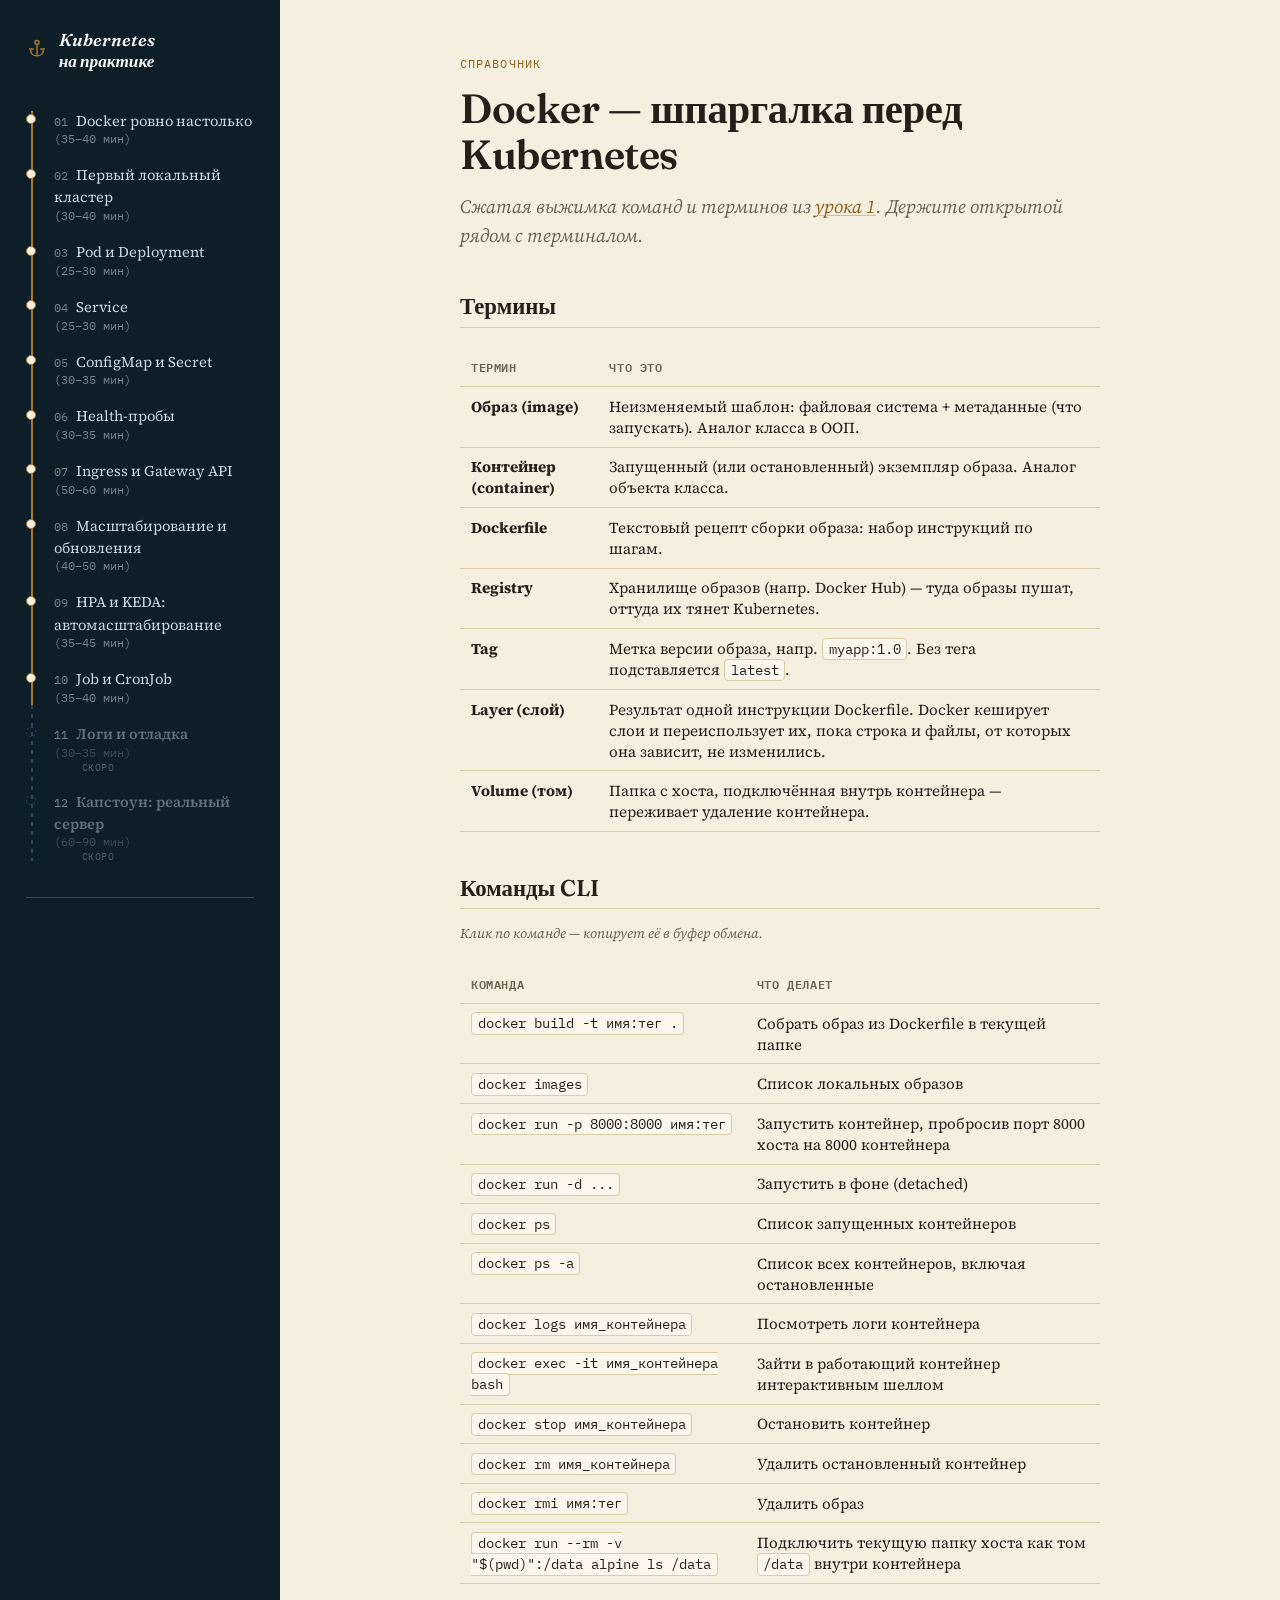
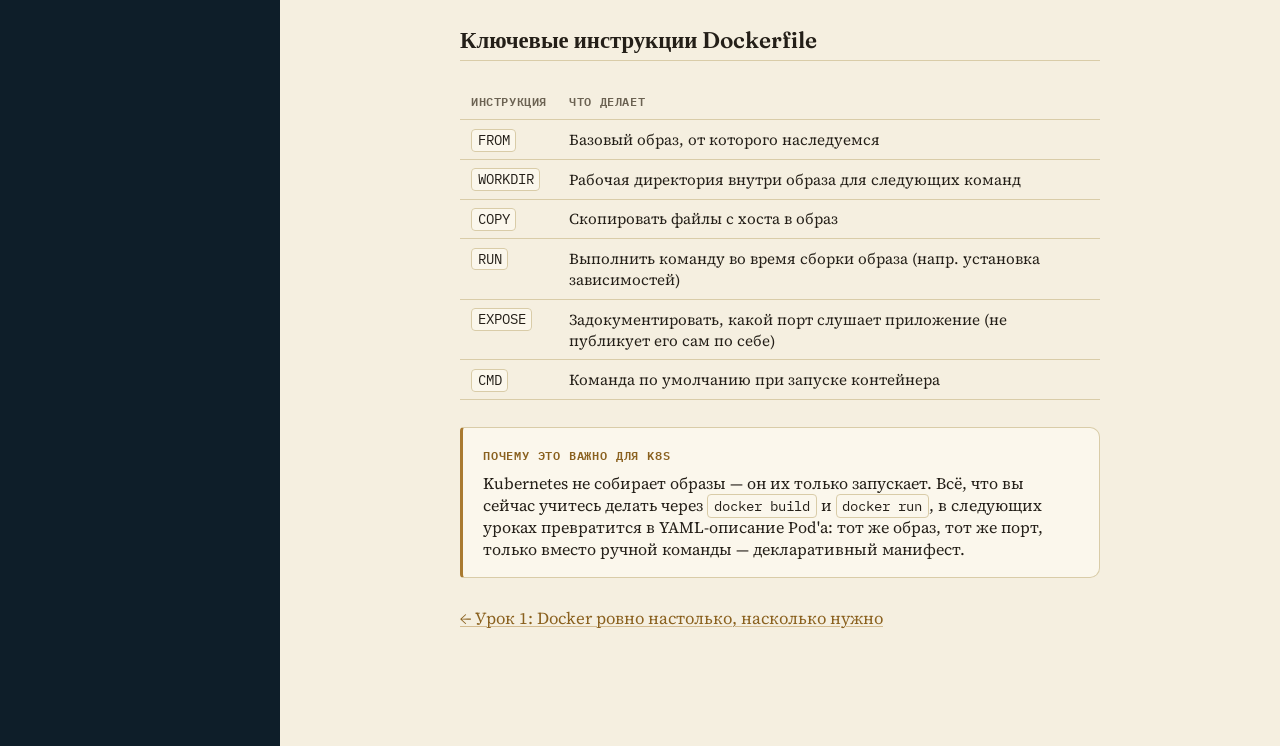
<file: reference/docker-cheatsheet.html>
<!doctype html>
<html lang="ru">
<head>
<meta charset="utf-8">
<meta name="viewport" content="width=device-width, initial-scale=1">
<title>Шпаргалка: Docker для входа в Kubernetes</title>
<meta name="description" content="Команды CLI и инструкции Dockerfile одним взглядом — справочник к уроку 1 курса Kubernetes на практике.">
<link rel="icon" type="image/x-icon" href="../favicon.ico">
<link rel="icon" type="image/png" sizes="32x32" href="../assets/favicon-32.png">
<link rel="icon" type="image/png" sizes="16x16" href="../assets/favicon-16.png">
<link rel="apple-touch-icon" sizes="180x180" href="../assets/favicon-180.png">
<link rel="preconnect" href="https://fonts.googleapis.com">
<link rel="preconnect" href="https://fonts.gstatic.com" crossorigin>
<link href="https://fonts.googleapis.com/css2?family=Fraunces:ital,opsz,wght@0,9..144,500;0,9..144,600;0,9..144,700;1,9..144,500&family=Source+Serif+4:ital,opsz,wght@0,8..60,400;0,8..60,600;1,8..60,400&family=IBM+Plex+Mono:wght@400;500;600&display=swap" rel="stylesheet">
<link rel="stylesheet" href="../assets/style.css">
</head>
<body>
<div class="shell">
  <aside class="chart-nav">
    <a class="brand" href="../index.html">
      <span class="brand-mark" aria-hidden="true">
        <svg width="22" height="22" viewBox="0 0 24 24" fill="none" stroke="currentColor" stroke-width="1.6" stroke-linecap="round" stroke-linejoin="round"><circle cx="12" cy="5" r="2.2"/><line x1="12" y1="7.2" x2="12" y2="19"/><path d="M5 13c0 4 3 6.5 7 6.5s7-2.5 7-6.5"/><line x1="4" y1="12" x2="8" y2="12"/><line x1="16" y1="12" x2="20" y2="12"/></svg>
      </span>
      <span class="brand-word">
        <span class="brand-title">Kubernetes<br>на практике</span>
      </span>
    </a>

    <details class="route-toggle" open>
      <summary class="route-summary">
        <span>Маршрут курса</span>
        <span class="route-progress" data-route-progress>10 уроков</span>
      </summary>
      <nav id="course-route" data-current="0" data-base="../lessons/"></nav>
    </details>

    <div class="ref-section">
      <p class="ref-heading">Справочники</p>
      <nav id="course-references" data-base=""></nav>
    </div>

    <div class="chart-footer">
      <div class="chart-footer-group">
        <span class="chart-footer-label">Эта шпаргалка — к уроку</span>
        <a href="../lessons/0001-docker-just-enough.html">← Урок 1: Docker</a>
      </div>
      <div class="chart-footer-group">
        <span class="chart-footer-label">Сообщество</span>
        <a class="chart-channel" href="https://t.me/python_simple" target="_blank" rel="noopener">
          <img class="chart-channel-avatar" src="../assets/pythonsimple.png" alt="">
          <span>Обсуждение · @python_simple</span>
        </a>
      </div>
    </div>
  </aside>

  <main class="page-frame">
    <article class="page">
      <p class="kicker">Справочник</p>
      <h1>Docker — шпаргалка перед Kubernetes</h1>
      <p class="lede">Сжатая выжимка команд и терминов из <a href="../lessons/0001-docker-just-enough.html">урока 1</a>. Держите открытой рядом с терминалом.</p>

      <h2>Термины</h2>
      <table>
        <tr><th>Термин</th><th>Что это</th></tr>
        <tr><td><strong>Образ (image)</strong></td><td>Неизменяемый шаблон: файловая система + метаданные (что запускать). Аналог класса в ООП.</td></tr>
        <tr><td><strong>Контейнер (container)</strong></td><td>Запущенный (или остановленный) экземпляр образа. Аналог объекта класса.</td></tr>
        <tr><td><strong>Dockerfile</strong></td><td>Текстовый рецепт сборки образа: набор инструкций по шагам.</td></tr>
        <tr><td><strong>Registry</strong></td><td>Хранилище образов (напр. Docker Hub) — туда образы пушат, оттуда их тянет Kubernetes.</td></tr>
        <tr><td><strong>Tag</strong></td><td>Метка версии образа, напр. <code>myapp:1.0</code>. Без тега подставляется <code>latest</code>.</td></tr>
        <tr><td><strong>Layer (слой)</strong></td><td>Результат одной инструкции Dockerfile. Docker кеширует слои и переиспользует их, пока строка и файлы, от которых она зависит, не изменились.</td></tr>
        <tr><td><strong>Volume (том)</strong></td><td>Папка с хоста, подключённая внутрь контейнера — переживает удаление контейнера.</td></tr>
      </table>

      <h2>Команды CLI</h2>
      <p class="lede" style="font-size:0.85rem;margin-bottom:0.8rem;">Клик по команде — копирует её в буфер обмена.</p>
      <table>
        <tr><th>Команда</th><th>Что делает</th></tr>
        <tr><td><code class="cmd">docker build -t имя:тег .</code></td><td>Собрать образ из Dockerfile в текущей папке</td></tr>
        <tr><td><code class="cmd">docker images</code></td><td>Список локальных образов</td></tr>
        <tr><td><code class="cmd">docker run -p 8000:8000 имя:тег</code></td><td>Запустить контейнер, пробросив порт 8000 хоста на 8000 контейнера</td></tr>
        <tr><td><code class="cmd">docker run -d ...</code></td><td>Запустить в фоне (detached)</td></tr>
        <tr><td><code class="cmd">docker ps</code></td><td>Список запущенных контейнеров</td></tr>
        <tr><td><code class="cmd">docker ps -a</code></td><td>Список всех контейнеров, включая остановленные</td></tr>
        <tr><td><code class="cmd">docker logs имя_контейнера</code></td><td>Посмотреть логи контейнера</td></tr>
        <tr><td><code class="cmd">docker exec -it имя_контейнера bash</code></td><td>Зайти в работающий контейнер интерактивным шеллом</td></tr>
        <tr><td><code class="cmd">docker stop имя_контейнера</code></td><td>Остановить контейнер</td></tr>
        <tr><td><code class="cmd">docker rm имя_контейнера</code></td><td>Удалить остановленный контейнер</td></tr>
        <tr><td><code class="cmd">docker rmi имя:тег</code></td><td>Удалить образ</td></tr>
        <tr><td><code class="cmd">docker run --rm -v "$(pwd)":/data alpine ls /data</code></td><td>Подключить текущую папку хоста как том <code>/data</code> внутри контейнера</td></tr>
      </table>

      <h2>Ключевые инструкции Dockerfile</h2>
      <table>
        <tr><th>Инструкция</th><th>Что делает</th></tr>
        <tr><td><code>FROM</code></td><td>Базовый образ, от которого наследуемся</td></tr>
        <tr><td><code>WORKDIR</code></td><td>Рабочая директория внутри образа для следующих команд</td></tr>
        <tr><td><code>COPY</code></td><td>Скопировать файлы с хоста в образ</td></tr>
        <tr><td><code>RUN</code></td><td>Выполнить команду во время сборки образа (напр. установка зависимостей)</td></tr>
        <tr><td><code>EXPOSE</code></td><td>Задокументировать, какой порт слушает приложение (не публикует его сам по себе)</td></tr>
        <tr><td><code>CMD</code></td><td>Команда по умолчанию при запуске контейнера</td></tr>
      </table>

      <div class="callout">
        <span class="callout-label">Почему это важно для k8s</span>
        Kubernetes не собирает образы — он их только запускает. Всё, что вы сейчас учитесь делать через <code>docker build</code> и <code>docker run</code>, в следующих уроках превратится в YAML-описание Pod'а: тот же образ, тот же порт, только вместо ручной команды — декларативный манифест.
      </div>

      <p><a href="../lessons/0001-docker-just-enough.html">← Урок 1: Docker ровно настолько, насколько нужно</a></p>
    </article>
  </main>
</div>
<script src="../assets/nav.js"></script>
<script src="../assets/copy.js"></script>
</body>
</html>
</file>
<file: assets/style.css>
/* =============================================================
   "Kubernetes на практике" — shared stylesheet
   Visual idea: a chart room. A dark wayfinding console (chart-nav)
   holds the plotted course through the lessons; the reading surface
   is a warm paper page, like a chart or logbook laid on the table.
   Every lesson/reference page links this file — edit once, applies
   everywhere. Component partners: nav.js (route), quiz.js, copy.js.
   ============================================================= */

:root {
  --ink: #0e1e29;
  --ink-2: #16303f;
  --ink-line: #2c4657;
  --ink-text: #c9d8e2;
  --ink-text-strong: #f3f7f9;

  --paper: #f5efe0;
  --paper-card: #fbf7ec;
  --paper-line: #d9cca8;
  --text: #241f18;
  --text-muted: #6b6252;

  --brass: #a97a30;
  --brass-strong: #8a611f;
  --pine: #3c6e58;
  --rust: #9c4a30;

  --font-display: "Fraunces", "Iowan Old Style", Georgia, serif;
  --font-body: "Source Serif 4", "Iowan Old Style", Georgia, serif;
  --font-mono: "IBM Plex Mono", "SFMono-Regular", Consolas, monospace;

  --sidebar-w: 280px;
}

@media (prefers-color-scheme: dark) {
  :root {
    --paper: #1c1712;
    --paper-card: #241e17;
    --paper-line: #3a3226;
    --text: #ece4d3;
    --text-muted: #b6a98f;
    --brass: #c99a4c;
    --brass-strong: #e0b567;
    --pine: #6aab8b;
    --rust: #d17e5f;
  }
}

* { box-sizing: border-box; }
html { -webkit-text-size-adjust: 100%; }

body {
  margin: 0;
  background: var(--ink);
  color: var(--text);
  font-family: var(--font-body);
}

::selection { background: var(--brass); color: var(--ink); }

a { color: inherit; text-decoration-thickness: 1px; text-underline-offset: 2px; }

:focus-visible {
  outline: 2px solid var(--brass);
  outline-offset: 2px;
}

/* ---------- Shell: sidebar + page ---------- */

.shell {
  display: flex;
  flex-direction: column;
  min-height: 100vh;
  align-items: stretch;
}
@media (min-width: 900px) {
  .shell { flex-direction: row; }
}

.chart-nav {
  width: 100%;
  background: var(--ink);
  color: var(--ink-text);
  padding: 1.5rem 1.5rem 1.4rem;
  display: flex;
  flex-direction: column;
  gap: 1.4rem;
}
@media (min-width: 900px) {
  .chart-nav {
    flex: 0 0 var(--sidebar-w);
    width: var(--sidebar-w);
    padding: 1.9rem 1.6rem 1.6rem;
    gap: 1.6rem;
    position: sticky;
    top: 0;
    height: 100vh;
    overflow-y: auto;
  }
}

.brand {
  display: flex;
  align-items: center;
  gap: 0.7rem;
  text-decoration: none;
  color: inherit;
}
.brand-mark { color: var(--brass); flex: none; }
.brand-title {
  display: block;
  font-family: var(--font-display);
  font-style: italic;
  font-weight: 600;
  font-size: 1.08rem;
  line-height: 1.2;
  color: var(--ink-text-strong);
}

/* Mobile: native <details> collapses the route; desktop unwraps it
   via display:contents so it always reads as an open sidebar list. */
.route-toggle { border: none; }
.route-summary {
  list-style: none;
  cursor: pointer;
  display: flex;
  justify-content: space-between;
  align-items: baseline;
  font-family: var(--font-mono);
  font-size: 0.78rem;
  letter-spacing: 0.04em;
  text-transform: uppercase;
  color: var(--ink-text-strong);
  padding: 0.6rem 0.1rem;
  border-top: 1px solid var(--ink-line);
  border-bottom: 1px solid var(--ink-line);
}
.route-summary::-webkit-details-marker { display: none; }
.route-summary::after {
  content: "\2304";
  font-family: var(--font-mono);
  color: var(--brass);
  transition: transform 0.2s ease;
}
details[open] > .route-summary::after { transform: rotate(180deg); }
.route-progress { color: var(--brass); opacity: 1; }

#course-route { margin-top: 0.9rem; }

@media (min-width: 900px) {
  .route-toggle { display: contents; }
  .route-summary { display: none; }
  #course-route { margin-top: 0.2rem; }
}

.route {
  list-style: none;
  margin: 0;
  padding: 0;
  position: relative;
}

.route-track {
  position: absolute;
  left: 5px;
  top: 10px;
  bottom: 10px;
  width: 2px;
  background-image: repeating-linear-gradient(to bottom, var(--ink-line) 0 4px, transparent 4px 9px);
}
.route-track-charted {
  position: absolute;
  left: 0;
  top: 0;
  width: 2px;
  height: 0%;
  background: var(--brass);
  transition: height 0.9s cubic-bezier(0.2, 0.7, 0.3, 1);
}
@media (prefers-reduced-motion: reduce) {
  .route-track-charted { transition: none; }
}

.route-stop {
  position: relative;
  padding: 0.5rem 0 0.5rem 1.75rem;
  min-height: 1.6rem;
}

.route-dot {
  position: absolute;
  left: 0;
  top: 0.85rem;
  width: 10px;
  height: 10px;
  border-radius: 50%;
  background: var(--paper);
  border: 1.5px solid var(--brass);
}
.route-stop.is-locked .route-dot {
  background: transparent;
  border: 1.5px dashed var(--ink-line);
}
.route-stop.is-current .route-dot {
  background: var(--brass);
  box-shadow: 0 0 0 3px rgba(169, 122, 48, 0.28);
}

.route-num {
  font-family: var(--font-mono);
  font-size: 0.72rem;
  color: var(--ink-text);
  opacity: 0.55;
  margin-right: 0.55rem;
}
.route-stop.is-current .route-num { color: var(--brass); opacity: 1; }

.route-label {
  font-family: var(--font-body);
  font-size: 0.92rem;
  line-height: 1.3;
}
a.route-label { color: var(--ink-text); text-decoration: none; }
a.route-label:hover { color: var(--ink-text-strong); text-decoration: underline; }
span.route-label { color: var(--ink-text-strong); font-weight: 600; }
.route-stop.is-locked .route-label { color: var(--ink-text); opacity: 0.45; }

.route-duration {
  display: block;
  margin-top: 0.1rem;
  font-family: var(--font-mono);
  font-weight: 400;
  font-size: 0.72rem;
  opacity: 0.55;
}

.route-soon {
  display: block;
  margin-left: 1.75rem;
  font-family: var(--font-mono);
  font-size: 0.64rem;
  letter-spacing: 0.06em;
  text-transform: uppercase;
  color: var(--ink-text);
  opacity: 0.35;
}

.ref-section {
  padding-top: 1rem;
  border-top: 1px solid var(--ink-line);
}
.ref-heading {
  margin: 0 0 0.6rem;
  font-family: var(--font-mono);
  font-size: 0.76rem;
  letter-spacing: 0.06em;
  text-transform: uppercase;
  color: var(--ink-text-strong);
}
.ref-list {
  list-style: none;
  margin: 0;
  padding: 0;
  display: flex;
  flex-direction: column;
  gap: 0.5rem;
}
.ref-list a {
  color: var(--ink-text);
  text-decoration: none;
  font-family: var(--font-body);
  font-size: 0.92rem;
}
.ref-list a:hover { color: var(--brass); }
.ref-locked {
  color: var(--ink-text);
  opacity: 0.45;
  font-family: var(--font-body);
  font-size: 0.92rem;
}
.ref-soon {
  margin-left: 0.5rem;
  font-family: var(--font-mono);
  font-size: 0.62rem;
  letter-spacing: 0.05em;
  text-transform: uppercase;
  color: var(--ink-text);
  opacity: 0.35;
}

.chart-footer {
  margin-top: auto;
  padding-top: 1rem;
  border-top: 1px solid var(--ink-line);
  font-family: var(--font-mono);
  font-size: 0.76rem;
  display: flex;
  flex-direction: column;
  gap: 0.8rem;
}
.chart-footer a { color: var(--ink-text); text-decoration: none; }
.chart-footer a:hover { color: var(--brass); }

.chart-footer-group { display: flex; flex-direction: column; gap: 0.35rem; }
.chart-footer-label {
  font-size: 0.66rem;
  letter-spacing: 0.07em;
  text-transform: uppercase;
  color: var(--ink-text);
  opacity: 0.5;
}

.chart-channel {
  display: flex;
  align-items: center;
  gap: 0.55rem;
}
.chart-channel-avatar {
  width: 24px;
  height: 24px;
  border-radius: 50%;
  object-fit: cover;
  border: 1.5px solid var(--brass);
  flex: none;
}
.chart-channel span { line-height: 1.3; }

/* ---------- Page (reading surface) ---------- */

.page-frame {
  flex: 1;
  min-width: 0;
  background: var(--paper);
  color: var(--text);
  padding: 3.4rem 1.5rem 6rem;
}

.page {
  max-width: 40rem;
  margin: 0 auto;
}

.kicker {
  font-family: var(--font-mono);
  font-size: 0.76rem;
  letter-spacing: 0.09em;
  text-transform: uppercase;
  color: var(--brass-strong);
  margin: 0 0 0.6rem;
}

h1 {
  font-family: var(--font-display);
  font-weight: 600;
  font-size: clamp(1.9rem, 1.55rem + 1.4vw, 2.55rem);
  line-height: 1.14;
  letter-spacing: -0.01em;
  margin: 0 0 0.9rem;
}

h2 {
  font-family: var(--font-display);
  font-weight: 600;
  font-size: 1.42rem;
  margin: 2.6rem 0 0.9rem;
  padding-bottom: 0.4rem;
  border-bottom: 1px solid var(--paper-line);
}

h3 {
  font-family: var(--font-display);
  font-weight: 600;
  font-size: 1.12rem;
  margin: 1.7rem 0 0.5rem;
}

p { margin: 0 0 1.05rem; font-size: 1.05rem; line-height: 1.7; }

.lede {
  font-family: var(--font-body);
  font-style: italic;
  font-size: 1.18rem;
  line-height: 1.55;
  color: var(--text-muted);
  margin-bottom: 2.2rem;
}

.page a { color: var(--brass-strong); text-decoration-line: underline; text-decoration-color: color-mix(in srgb, var(--brass) 45%, transparent); }
.page a:hover { text-decoration-color: currentColor; }

ul, ol.steps { padding-left: 1.3rem; }
ul li, .steps li { margin-bottom: 0.6rem; line-height: 1.65; }
.steps li { margin-bottom: 1rem; }

code, pre, kbd { font-family: var(--font-mono); font-size: 0.9em; }

code {
  background: var(--paper-card);
  border: 1px solid var(--paper-line);
  padding: 0.1em 0.4em;
  border-radius: 4px;
}

pre {
  background: var(--paper-card);
  border: 1px solid var(--paper-line);
  border-radius: 8px;
  padding: 1rem 1.1rem;
  overflow-x: auto;
  line-height: 1.55;
}
pre code { background: none; border: none; padding: 0; }

blockquote {
  margin: 1.3rem 0;
  padding: 0.2rem 1.1rem;
  border-left: 3px solid var(--brass);
  color: var(--text-muted);
  font-style: italic;
}

.callout {
  background: var(--paper-card);
  border: 1px solid var(--paper-line);
  border-left: 3px solid var(--brass);
  border-radius: 4px 10px 10px 4px;
  padding: 1.05rem 1.25rem;
  margin: 1.7rem 0;
}
.callout .callout-label {
  font-family: var(--font-mono);
  font-size: 0.72rem;
  text-transform: uppercase;
  letter-spacing: 0.07em;
  font-weight: 600;
  color: var(--brass-strong);
  display: block;
  margin-bottom: 0.45rem;
}

.diagram-figure {
  margin: 1.8rem 0;
  padding: 1.1rem 1.1rem 0.9rem;
  background: var(--paper-card);
  border: 1px solid var(--paper-line);
  border-radius: 10px;
}
.diagram-figure svg {
  display: block;
  width: 100%;
  height: auto;
}
.diagram-figure figcaption {
  margin-top: 0.7rem;
  padding-top: 0.7rem;
  border-top: 1px solid var(--paper-line);
  font-family: var(--font-mono);
  font-size: 0.76rem;
  color: var(--text-muted);
  text-align: center;
}
.diagram-title { font-family: var(--font-mono); font-size: 12px; font-weight: 600; letter-spacing: 0.02em; }
.diagram-sub { font-family: var(--font-body); font-size: 11.5px; }
.diagram-note { font-family: var(--font-mono); font-size: 10.5px; letter-spacing: 0.02em; }
.callout.win { border-left-color: var(--pine); }
.callout.win .callout-label { color: var(--pine); }
.callout.alert { border-left-color: var(--rust); }
.callout.alert .callout-label { color: var(--rust); }

table {
  width: 100%;
  border-collapse: collapse;
  margin: 1.3rem 0;
  font-size: 0.95rem;
}
th, td {
  text-align: left;
  padding: 0.55rem 0.7rem;
  border-bottom: 1px solid var(--paper-line);
  vertical-align: top;
}
th {
  font-family: var(--font-mono);
  font-size: 0.72rem;
  text-transform: uppercase;
  letter-spacing: 0.05em;
  color: var(--text-muted);
  font-weight: 600;
}

nav.lesson-nav {
  display: flex;
  justify-content: space-between;
  gap: 1rem;
  font-family: var(--font-mono);
  font-size: 0.82rem;
  margin: 3.2rem 0 0;
  padding-top: 1.1rem;
  border-top: 1px solid var(--paper-line);
  color: var(--text-muted);
}

footer.sources {
  margin-top: 3rem;
  padding-top: 1rem;
  border-top: 1px solid var(--paper-line);
  font-size: 0.88rem;
  color: var(--text-muted);
}

.lesson-help {
  font-family: var(--font-mono);
  font-size: 0.82rem;
  line-height: 1.5;
  color: var(--text-muted);
  background: var(--paper-card);
  border-left: 2px solid var(--brass);
  border-radius: 4px;
  padding: 0.65rem 0.9rem;
  margin: 0 0 1.8rem;
}
.lesson-help a { color: var(--brass-strong); }

/* ---------- Copy-to-clipboard (assets/copy.js) ---------- */

.pre-wrap { position: relative; }
.pre-wrap .copy-btn {
  position: absolute;
  top: 0.55rem;
  right: 0.55rem;
  font-family: var(--font-mono);
  font-size: 0.68rem;
  font-weight: 600;
  letter-spacing: 0.03em;
  text-transform: uppercase;
  padding: 0.28rem 0.6rem;
  border-radius: 5px;
  border: 1px solid var(--paper-line);
  background: var(--paper);
  color: var(--text-muted);
  cursor: pointer;
  opacity: 0.75;
}
.pre-wrap:hover .copy-btn { opacity: 1; }
.pre-wrap .copy-btn:hover { color: var(--brass-strong); border-color: var(--brass); }
.pre-wrap .copy-btn.copied { color: var(--pine); border-color: var(--pine); opacity: 1; }

code.cmd, code.copyable {
  cursor: pointer;
  border-color: var(--paper-line);
}
code.copyable:hover { border-color: var(--brass); color: var(--brass-strong); }
code.copyable.copied-flash {
  border-color: var(--pine);
  color: var(--pine);
  background: color-mix(in srgb, var(--pine) 16%, var(--paper-card));
}

/* ---------- Quiz (assets/quiz.js) ---------- */

.quiz {
  background: var(--paper-card);
  border: 1px solid var(--paper-line);
  border-radius: 10px;
  padding: 1.15rem 1.3rem 1.35rem;
  margin: 1.8rem 0;
}
.quiz-question {
  font-family: var(--font-display);
  font-weight: 600;
  font-size: 1.05rem;
  margin-bottom: 0.85rem;
}
.quiz-option {
  display: block;
  font-family: var(--font-body);
  font-size: 0.98rem;
  margin: 0.45rem 0;
  cursor: pointer;
}
.quiz-option input { margin-right: 0.55rem; accent-color: var(--brass); }

.quiz-recall input[type="text"] {
  width: 100%;
  font-family: var(--font-mono);
  font-size: 0.94rem;
  padding: 0.55rem 0.65rem;
  border: 1px solid var(--paper-line);
  border-radius: 6px;
  background: var(--paper);
  color: var(--text);
}

.quiz-check {
  margin-top: 0.95rem;
  font-family: var(--font-mono);
  font-size: 0.76rem;
  font-weight: 600;
  letter-spacing: 0.04em;
  text-transform: uppercase;
  padding: 0.48rem 1.05rem;
  border-radius: 6px;
  border: 1px solid var(--brass);
  background: transparent;
  color: var(--brass-strong);
  cursor: pointer;
  transition: background 0.15s ease, color 0.15s ease;
}
.quiz-check:hover { background: var(--brass); color: var(--paper); }

.quiz-feedback {
  margin-top: 0.85rem;
  font-family: var(--font-body);
  font-size: 0.92rem;
  padding: 0.6rem 0.85rem;
  border-radius: 6px;
}
.quiz-feedback.correct { background: color-mix(in srgb, var(--pine) 15%, transparent); color: var(--pine); }
.quiz-feedback.incorrect { background: color-mix(in srgb, var(--rust) 15%, transparent); color: var(--rust); }

@media print {
  .chart-nav { display: none; }
  .page-frame { padding: 0; }
  body { background: #fff; font-size: 11pt; }
  .quiz-check, .copy-btn { display: none; }
  .page a { color: inherit; }
}
</file>
